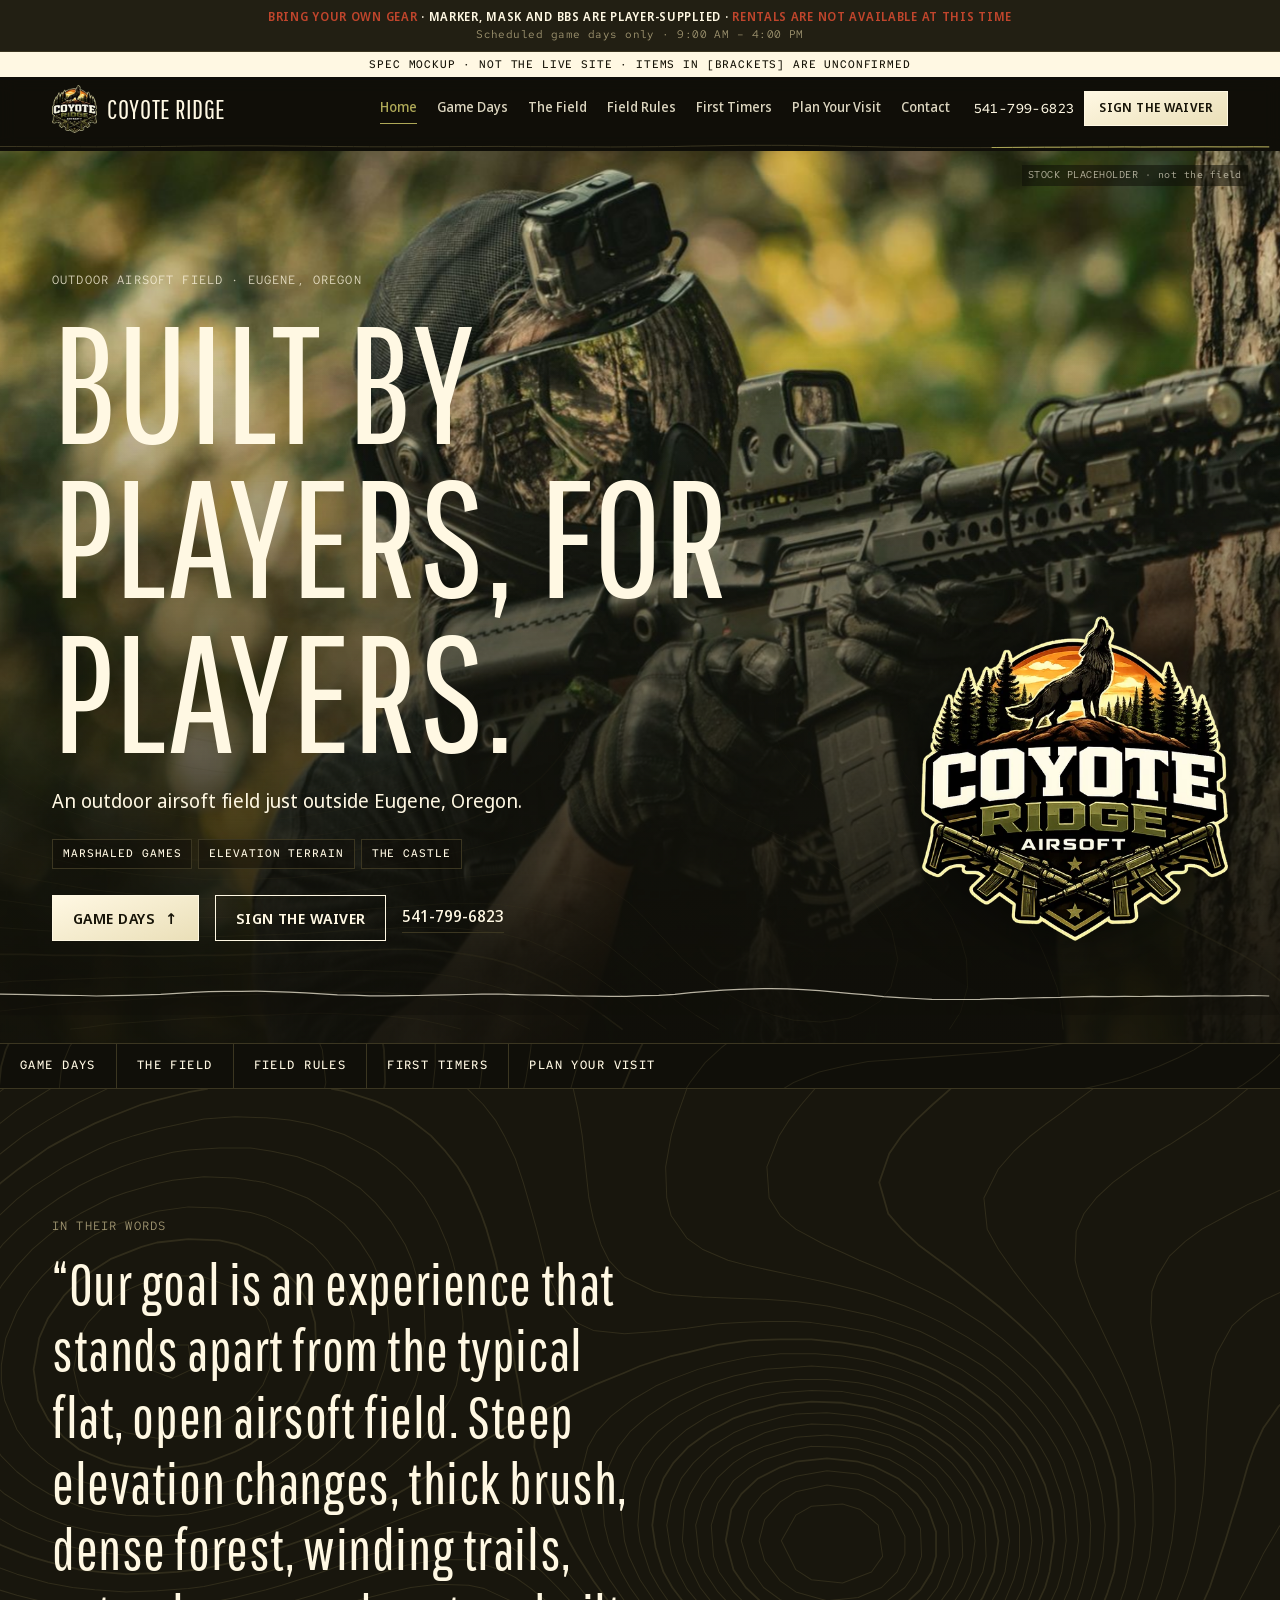
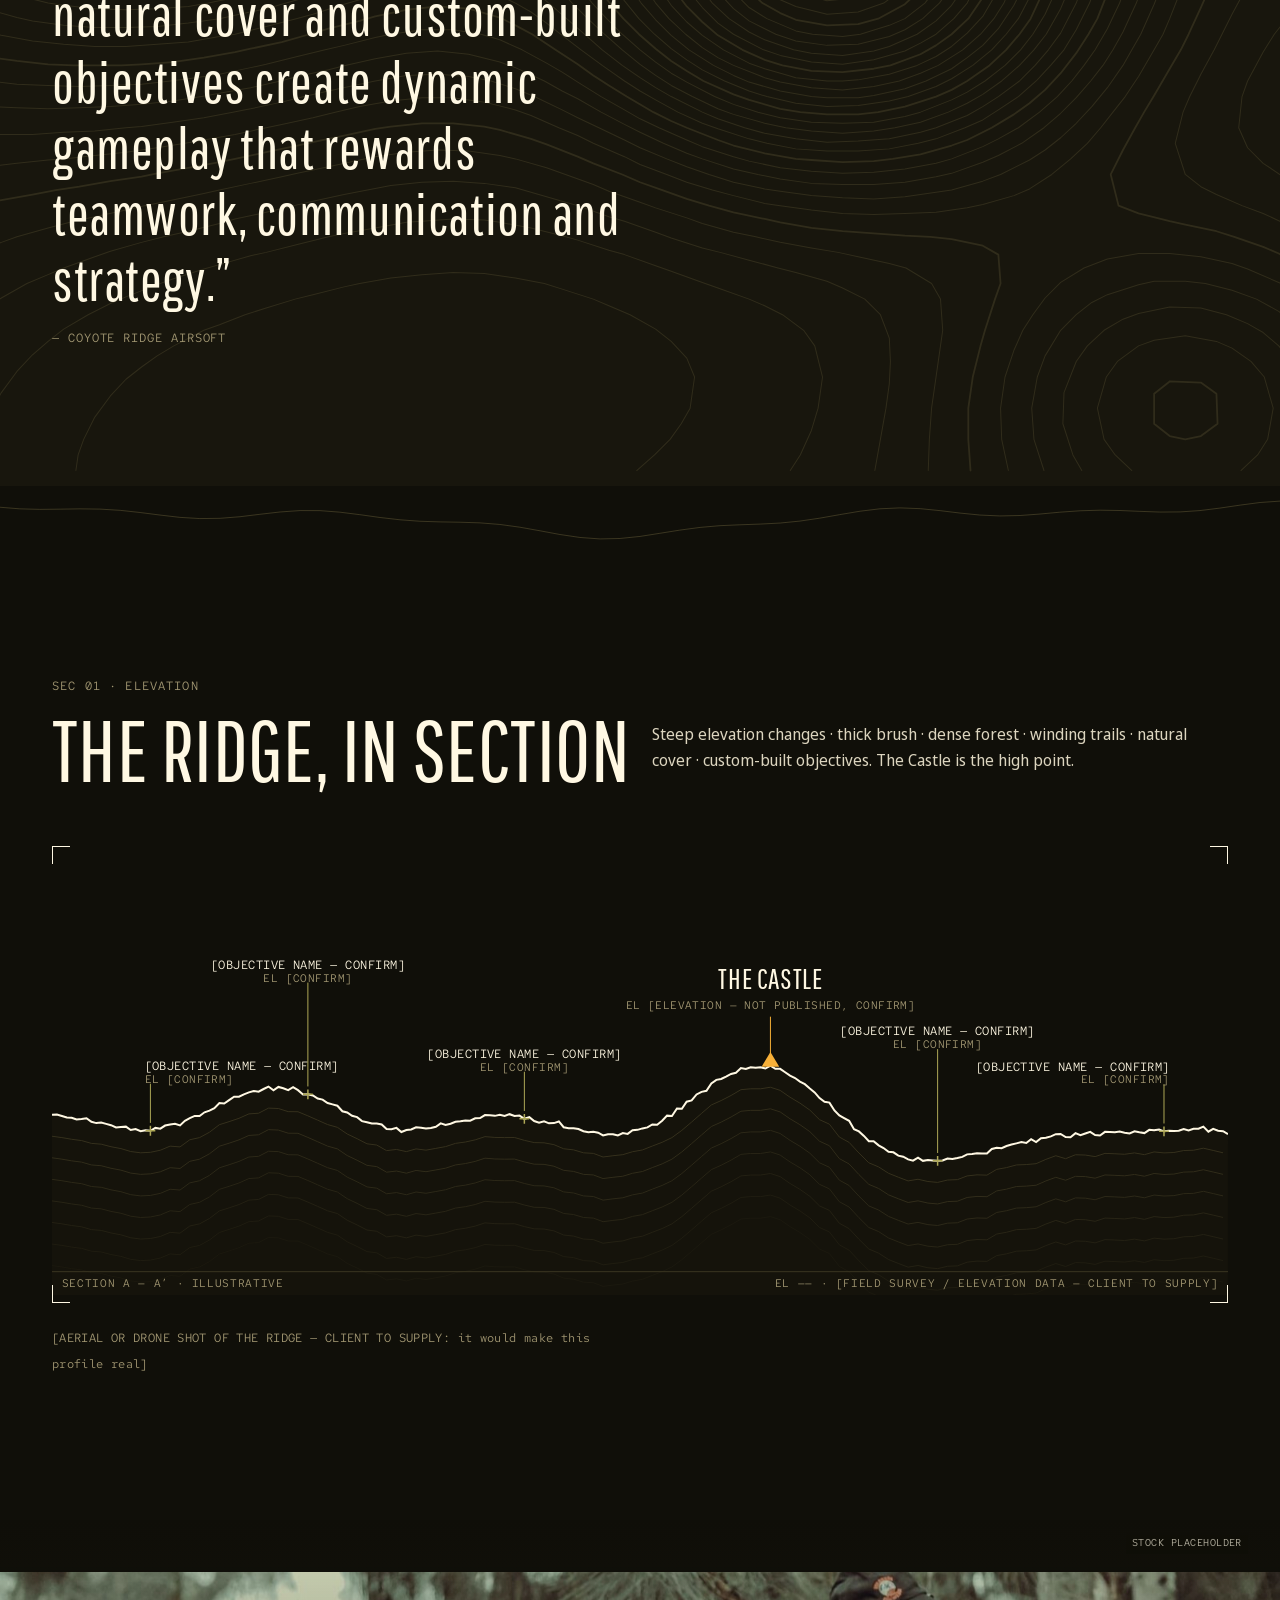
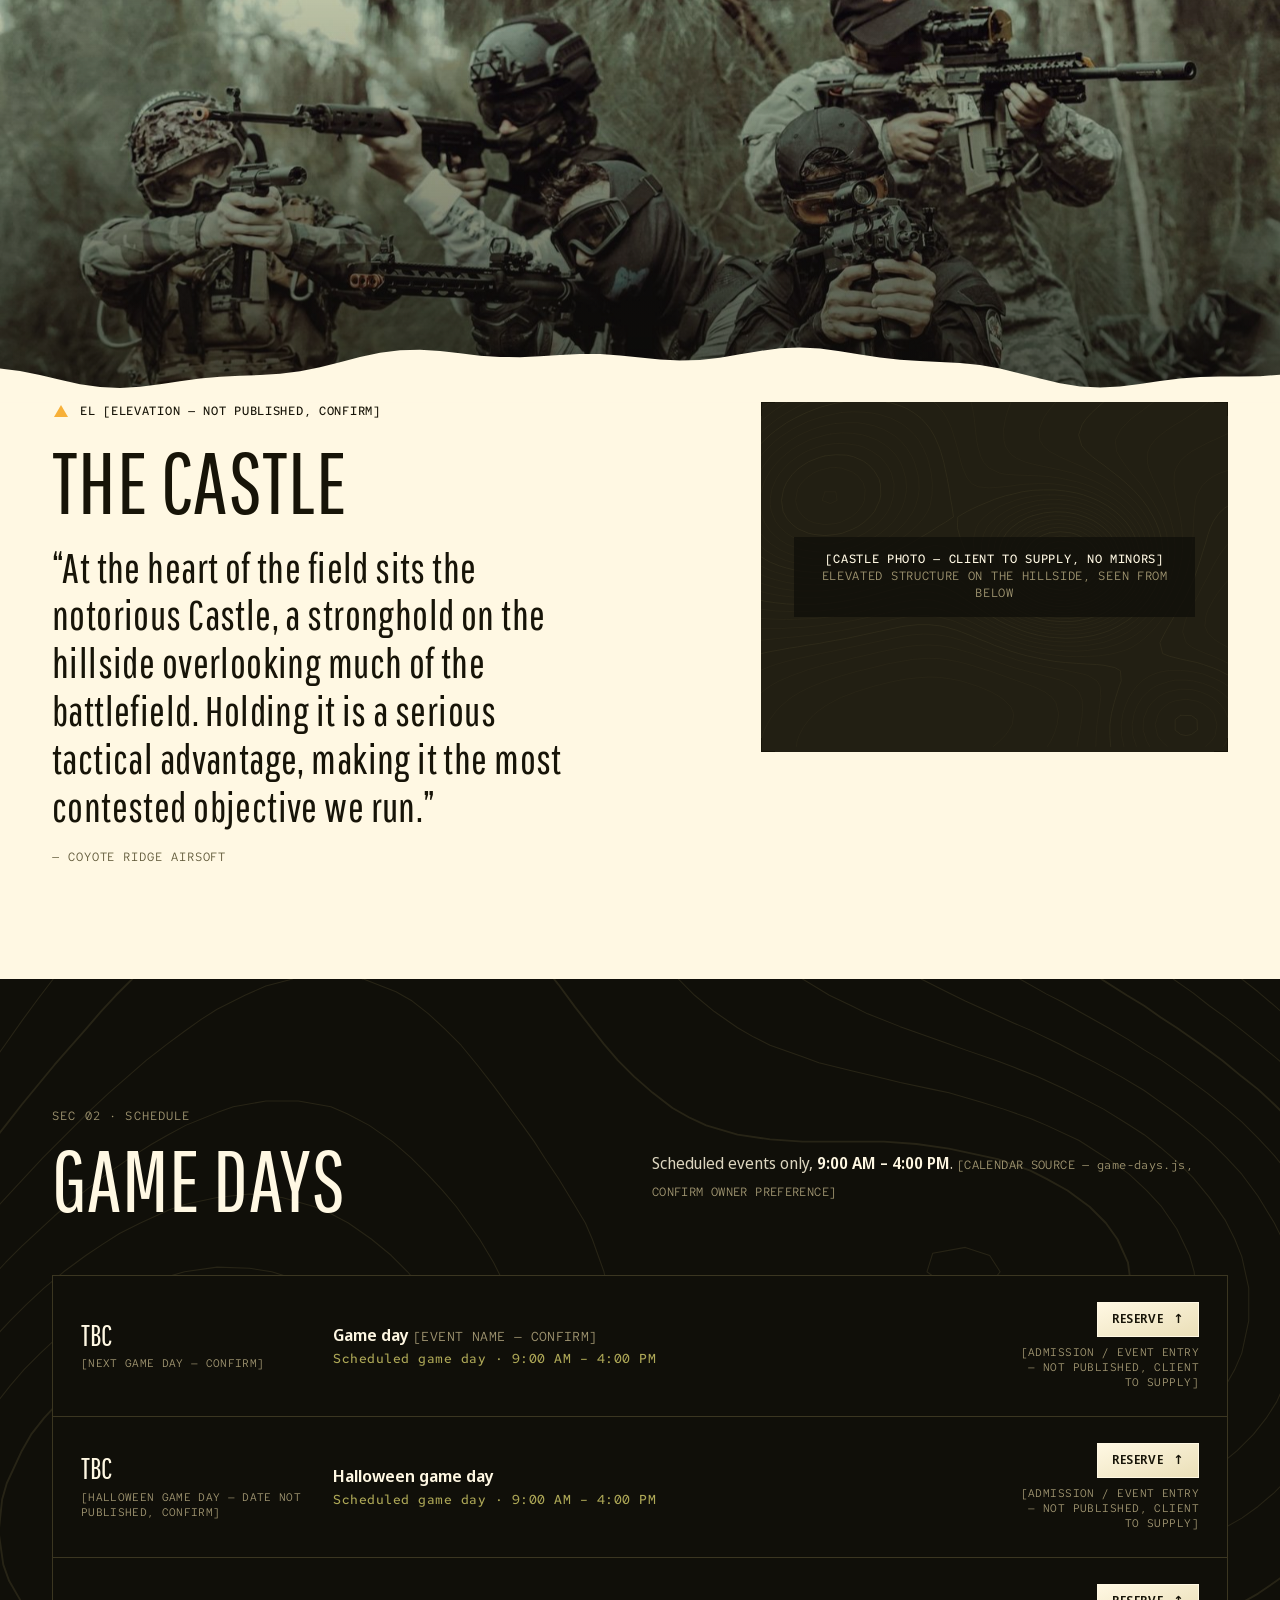
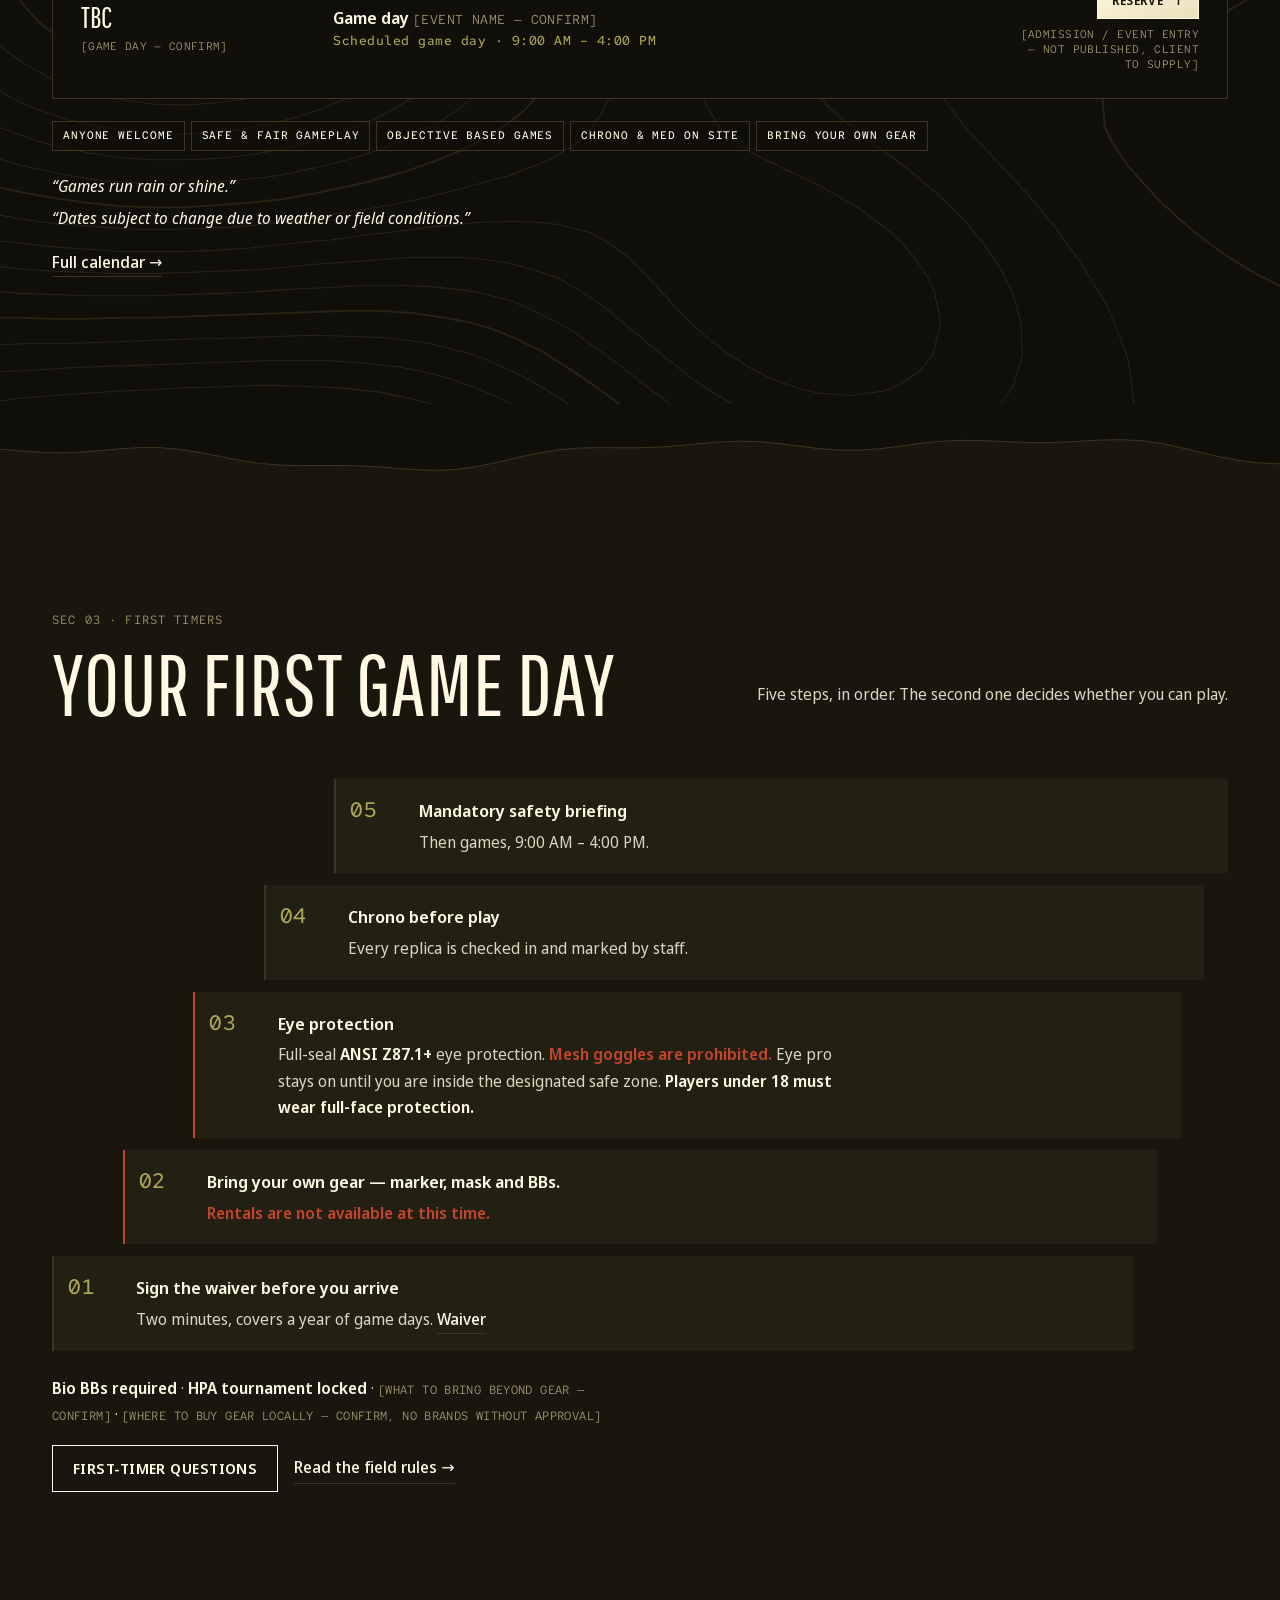
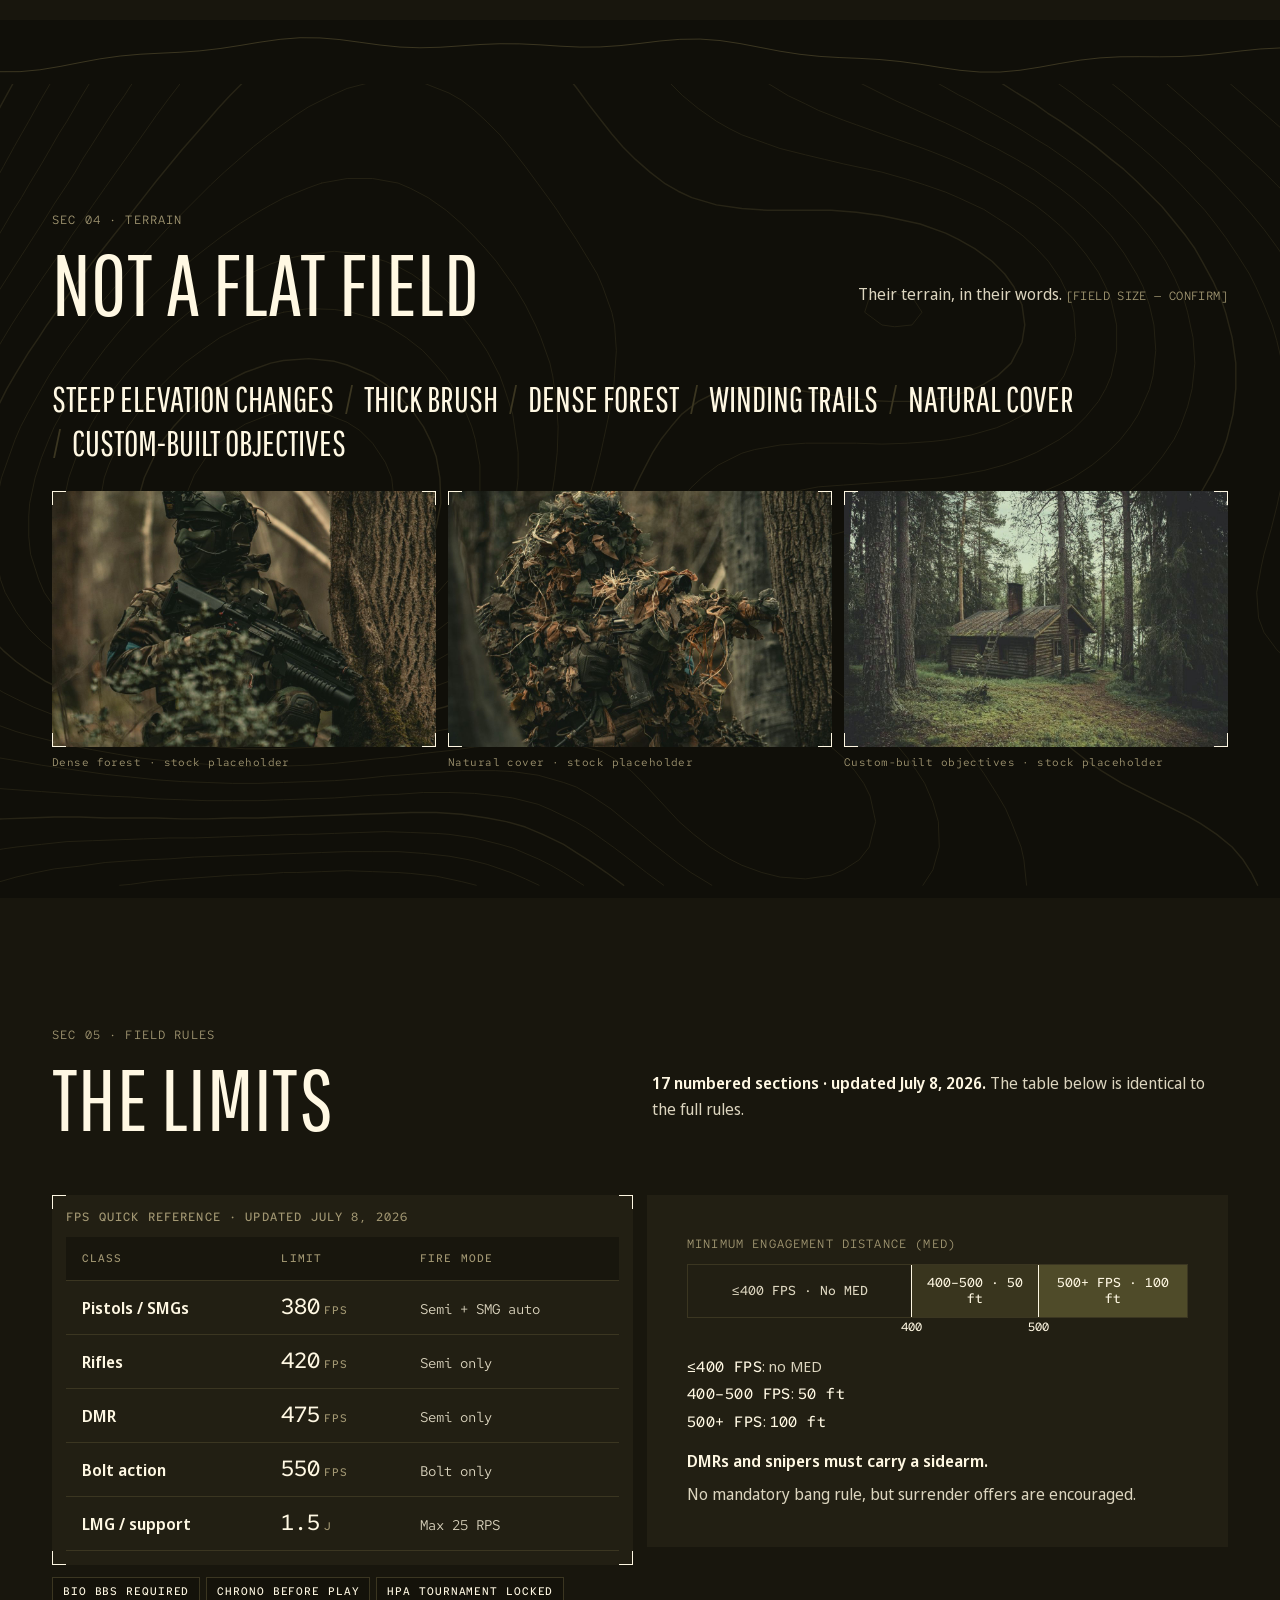
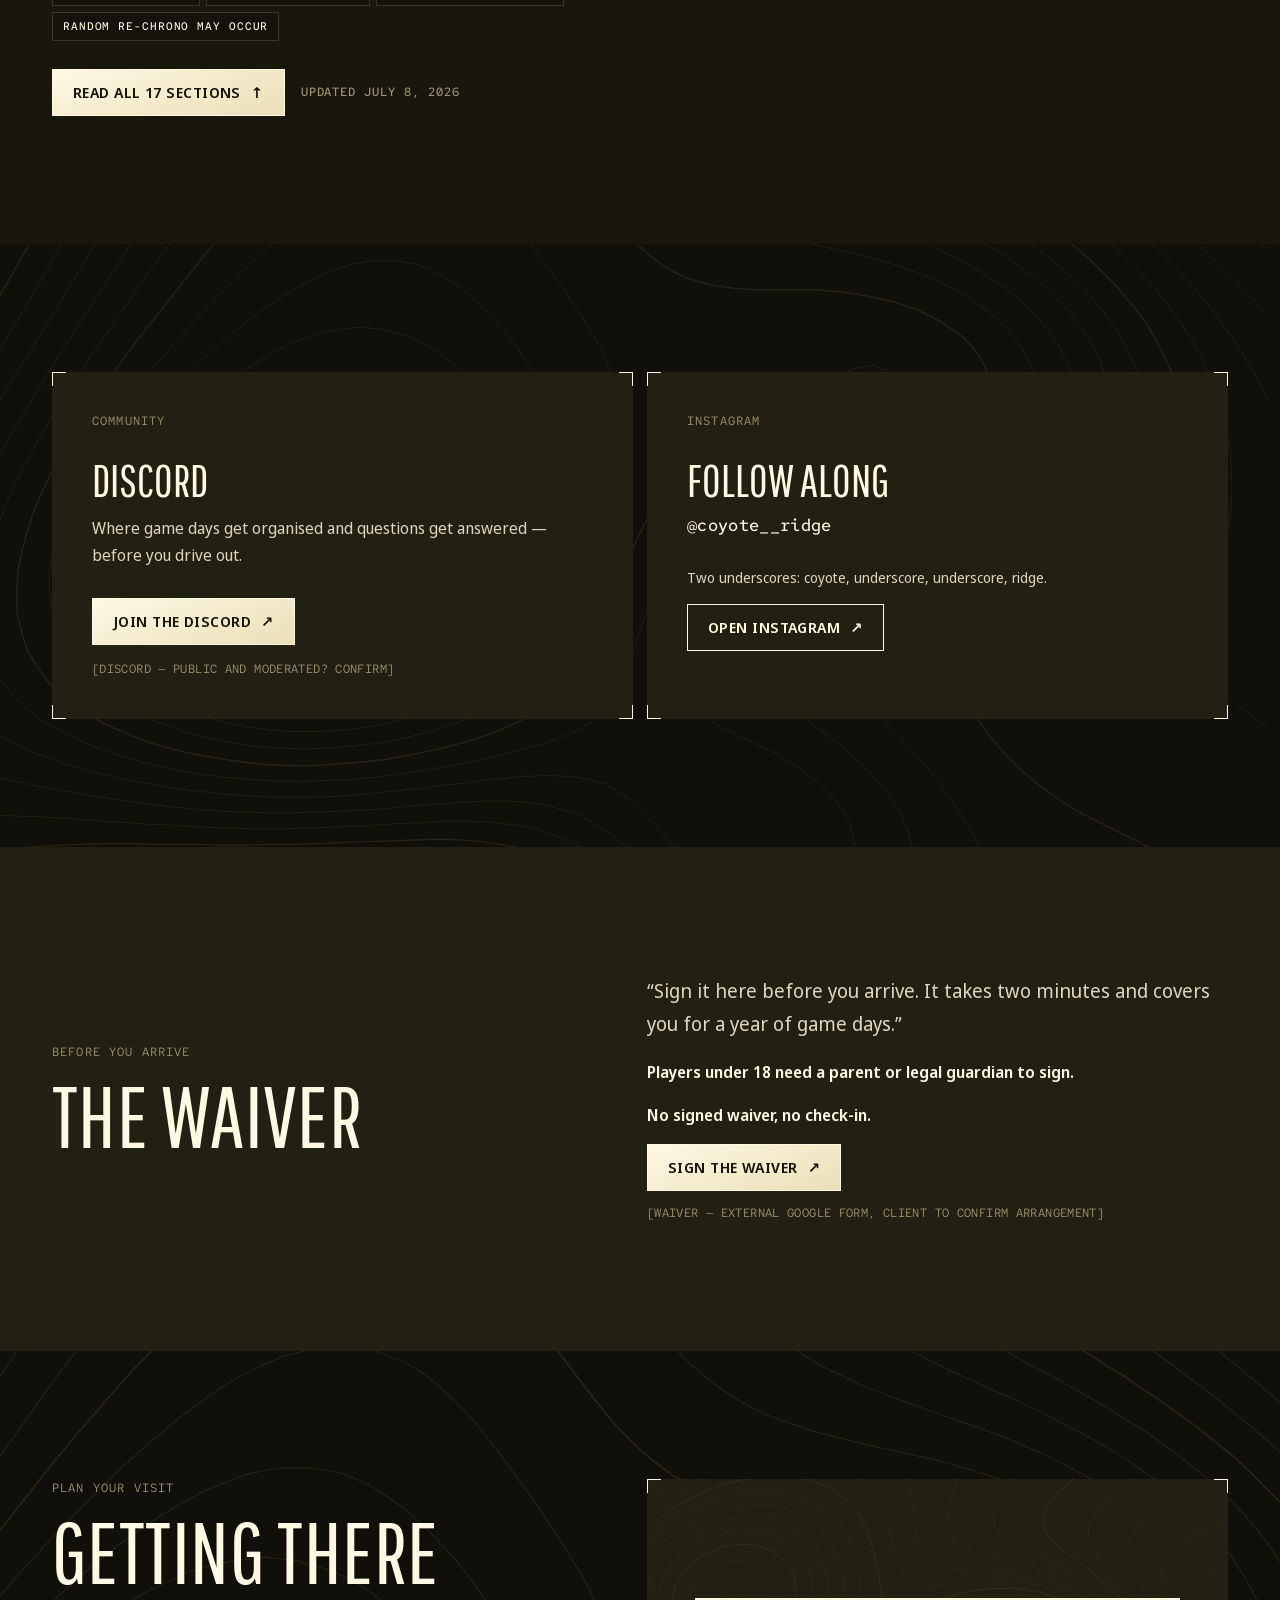
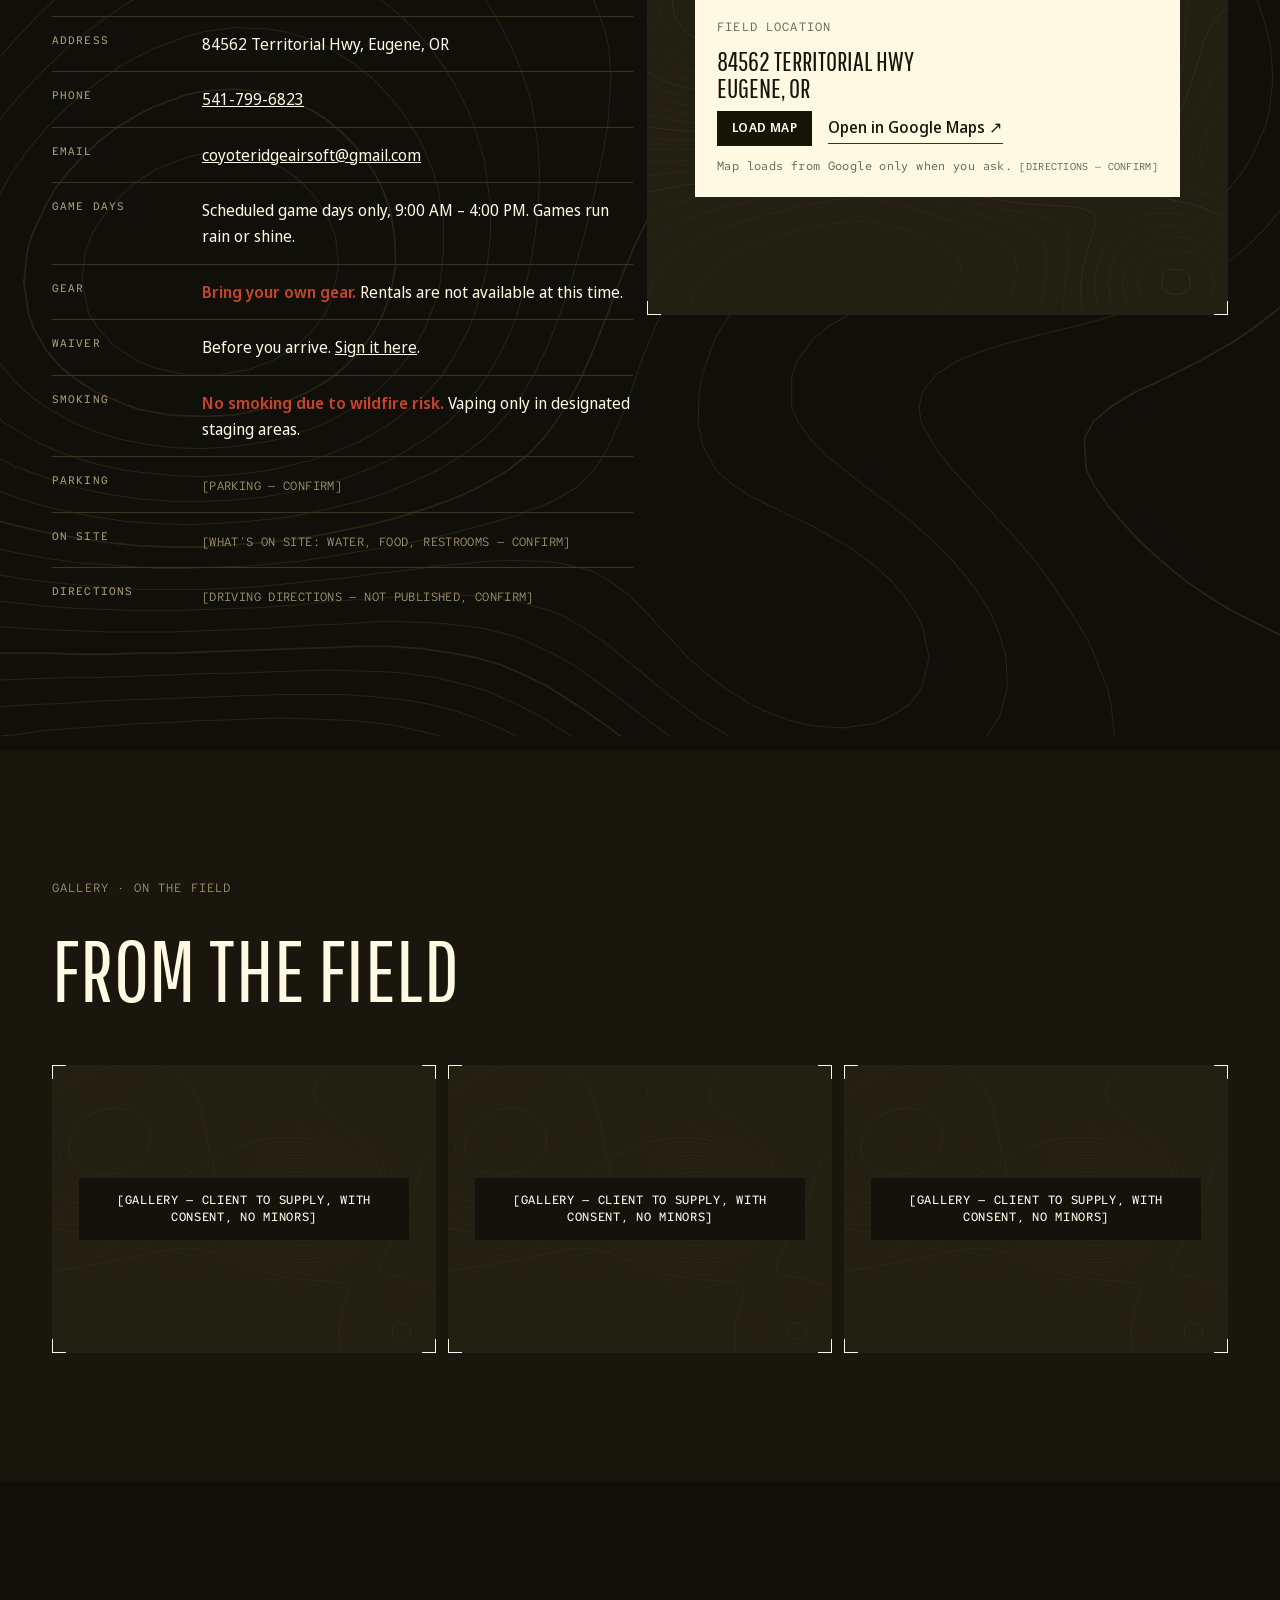
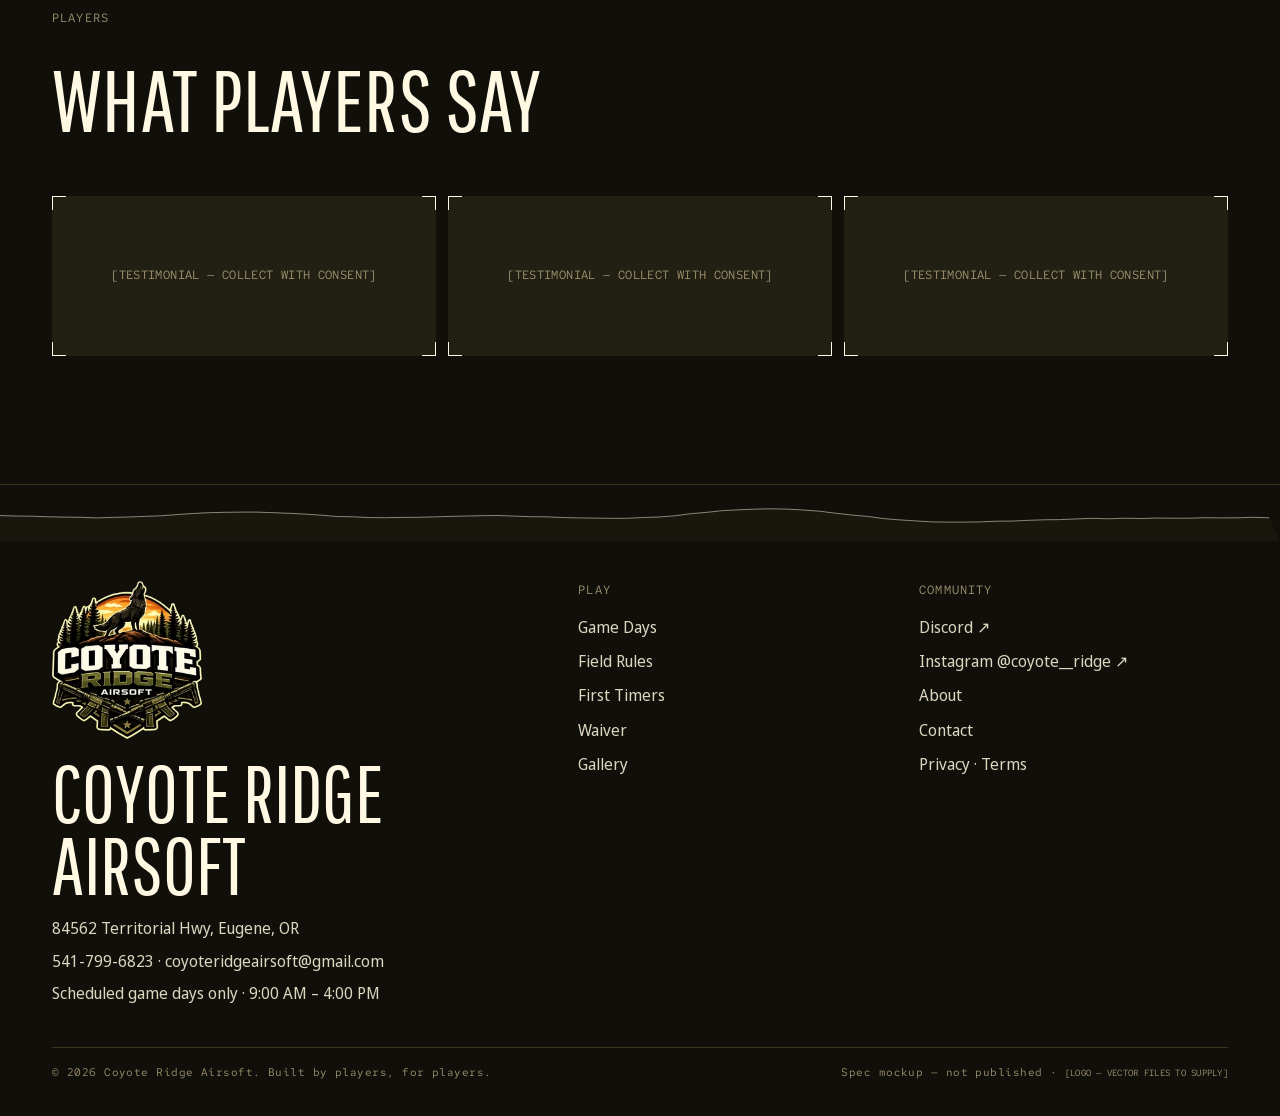
<file: index.html>
<!doctype html>
<html lang="en-US">
<head>
<meta charset="utf-8">
<meta name="viewport" content="width=device-width, initial-scale=1, viewport-fit=cover">
<title>Coyote Ridge Airsoft — Outdoor Airsoft Field in Eugene, Oregon</title>
<meta name="description" content="Outdoor airsoft field just outside Eugene, Oregon. Steep elevation, dense forest and the Castle. Scheduled game days 9:00 AM – 4:00 PM. Bring your own gear.">
<meta name="robots" content="noindex, nofollow">
<meta property="og:type" content="website">
<meta property="og:site_name" content="Coyote Ridge Airsoft">
<meta property="og:title" content="Coyote Ridge Airsoft — Outdoor Airsoft Field in Eugene, Oregon">
<meta property="og:description" content="Outdoor airsoft field just outside Eugene, Oregon. Steep elevation, dense forest and the Castle. Scheduled game days 9:00 AM – 4:00 PM. Bring your own gear.">
<meta property="og:image" content="https://coyoteridgeairsoft.com/images/og-card.jpg">
<meta property="og:image:width" content="1200">
<meta property="og:image:height" content="630">
<meta property="og:image:alt" content="Coyote Ridge Airsoft logo over an airsoft player in woodland, Eugene, Oregon">
<meta name="twitter:card" content="summary_large_image">
<meta name="twitter:title" content="Coyote Ridge Airsoft — Outdoor Airsoft Field in Eugene, Oregon">
<meta name="twitter:description" content="Outdoor airsoft field just outside Eugene, Oregon. Steep elevation, dense forest and the Castle. Scheduled game days 9:00 AM – 4:00 PM. Bring your own gear.">
<meta name="twitter:image" content="https://coyoteridgeairsoft.com/images/og-card.jpg">
<meta name="theme-color" content="#100F09">
<link rel="icon" href="favicon.svg" type="image/svg+xml">
<link rel="preconnect" href="https://fonts.googleapis.com">
<link rel="preconnect" href="https://fonts.gstatic.com" crossorigin>
<link href="https://fonts.googleapis.com/css2?family=Noto+Sans+Display:wght@400;500;600;700&amp;family=Pathway+Gothic+One&amp;family=Red+Hat+Mono:wght@400;500&amp;display=swap" rel="stylesheet">
<link rel="stylesheet" href="styles.css">
<script>document.documentElement.classList.add('js')</script>
</head>
<body>
<div class="gearstrip" role="note" aria-label="Gear requirement">
  <p><span class="flag">BRING YOUR OWN GEAR</span> · MARKER, MASK AND BBs ARE PLAYER-SUPPLIED · <span class="flag">RENTALS ARE NOT AVAILABLE AT THIS TIME</span>
  <small>Scheduled game days only · 9:00 AM – 4:00 PM</small></p>
</div>
<a class="skip" href="#main">Skip to content</a>
<div class="mock">Spec mockup · not the live site · items in [brackets] are unconfirmed</div>
<header class="site-head">
  <div class="wrap site-head__in">
    <a class="brand" href="index.html" aria-label="Coyote Ridge Airsoft — home"><img class="brand__logo" src="assets/logo-120.webp" srcset="assets/logo-120.webp 1x, assets/logo-240.webp 2x" width="120" height="127" alt="Coyote Ridge Airsoft logo"><span class="brand__name">Coyote Ridge</span></a>
    <nav class="nav" aria-label="Main"><a href="index.html" aria-current="page">Home</a><a href="game-days.html">Game Days</a><a href="the-field.html">The Field</a><a href="field-rules.html">Field Rules</a><a href="first-timers.html">First Timers</a><a href="plan-your-visit.html">Plan Your Visit</a><a href="contact.html">Contact</a></nav>
    <div class="head-actions">
      <a class="tel" href="tel:+15417996823">541-799-6823</a>
      <a class="btn btn--sm" href="waiver.html">Sign the Waiver</a>
      <button class="menu-btn" type="button" data-drawer-open aria-controls="drawer" aria-expanded="false">Menu</button>
    </div>
  </div>
  <svg class="head-strip" viewBox="0 0 1000 10" preserveAspectRatio="none" aria-hidden="true" focusable="false"><path class="line" d="M0.0 5.5 L12.6 5.5 L25.1 5.6 L37.7 5.7 L50.2 5.7 L62.8 5.8 L75.3 5.9 L87.9 5.8 L100.4 5.7 L113.0 5.6 L125.5 5.5 L138.1 5.3 L150.6 5.1 L163.2 4.9 L175.7 4.9 L188.3 4.8 L200.8 4.8 L213.4 4.9 L225.9 5.1 L238.5 5.2 L251.0 5.4 L263.6 5.6 L276.2 5.7 L288.7 5.8 L301.3 5.8 L313.8 5.8 L326.4 5.8 L338.9 5.7 L351.5 5.6 L364.0 5.5 L376.6 5.5 L389.1 5.4 L401.7 5.6 L414.2 5.7 L426.8 5.7 L439.3 5.8 L451.9 5.9 L464.4 5.9 L477.0 6.0 L489.5 5.9 L502.1 5.8 L514.6 5.7 L527.2 5.5 L539.7 5.1 L552.3 4.9 L564.9 4.6 L577.4 4.4 L590.0 4.3 L602.5 4.3 L615.1 4.3 L627.6 4.5 L640.2 4.7 L652.7 5.0 L665.3 5.4 L677.8 5.6 L690.4 6.0 L702.9 6.2 L715.5 6.4 L728.0 6.6 L740.6 6.6 L753.1 6.6 L765.7 6.6 L778.2 6.5 L790.8 6.4 L803.3 6.3 L815.9 6.2 L828.5 6.2 L841.0 6.1 L853.6 6.0 L866.1 6.0 L878.7 5.9 L891.2 6.0 L903.8 5.9 L916.3 5.9 L928.9 5.9 L941.4 5.8 L954.0 5.9 L966.5 5.9 L979.1 5.8 L991.6 5.9"/><path class="done" d="M0.0 5.5 L12.6 5.5 L25.1 5.6 L37.7 5.7 L50.2 5.7 L62.8 5.8 L75.3 5.9 L87.9 5.8 L100.4 5.7 L113.0 5.6 L125.5 5.5 L138.1 5.3 L150.6 5.1 L163.2 4.9 L175.7 4.9 L188.3 4.8 L200.8 4.8 L213.4 4.9 L225.9 5.1 L238.5 5.2 L251.0 5.4 L263.6 5.6 L276.2 5.7 L288.7 5.8 L301.3 5.8 L313.8 5.8 L326.4 5.8 L338.9 5.7 L351.5 5.6 L364.0 5.5 L376.6 5.5 L389.1 5.4 L401.7 5.6 L414.2 5.7 L426.8 5.7 L439.3 5.8 L451.9 5.9 L464.4 5.9 L477.0 6.0 L489.5 5.9 L502.1 5.8 L514.6 5.7 L527.2 5.5 L539.7 5.1 L552.3 4.9 L564.9 4.6 L577.4 4.4 L590.0 4.3 L602.5 4.3 L615.1 4.3 L627.6 4.5 L640.2 4.7 L652.7 5.0 L665.3 5.4 L677.8 5.6 L690.4 6.0 L702.9 6.2 L715.5 6.4 L728.0 6.6 L740.6 6.6 L753.1 6.6 L765.7 6.6 L778.2 6.5 L790.8 6.4 L803.3 6.3 L815.9 6.2 L828.5 6.2 L841.0 6.1 L853.6 6.0 L866.1 6.0 L878.7 5.9 L891.2 6.0 L903.8 5.9 L916.3 5.9 L928.9 5.9 L941.4 5.8 L954.0 5.9 L966.5 5.9 L979.1 5.8 L991.6 5.9" pathLength="1" style="stroke-dasharray:1;stroke-dashoffset:1"/></svg>
</header>
<div class="drawer" id="drawer" role="dialog" aria-modal="true" aria-label="Menu">
  <button class="menu-btn" type="button" data-drawer-close>Close</button>
  <a href="index.html" aria-current="page">Home</a><a href="game-days.html">Game Days</a><a href="the-field.html">The Field</a><a href="field-rules.html">Field Rules</a><a href="first-timers.html">First Timers</a><a href="plan-your-visit.html">Plan Your Visit</a><a href="contact.html">Contact</a>
  <div class="drawer__foot">
    <a class="btn" href="waiver.html" style="font-family:var(--sans);font-size:.92rem">Sign the Waiver</a>
    <a class="btn btn--line" href="tel:+15417996823" style="font-family:var(--sans);font-size:.92rem">Call 541-799-6823</a>
  </div>
</div>
<div class="climbmeter" aria-hidden="true"><svg viewBox="0 0 28 400" preserveAspectRatio="xMidYMid meet"><path class="ln" d="M15.1 400.0 L14.9 395.0 L14.8 390.0 L14.6 384.9 L14.4 379.9 L14.3 374.9 L14.1 369.9 L14.3 364.8 L14.5 359.8 L14.7 354.8 L15.0 349.8 L15.5 344.8 L16.0 339.8 L16.3 334.7 L16.5 329.7 L16.6 324.7 L16.6 319.7 L16.3 314.6 L16.1 309.6 L15.7 304.6 L15.2 299.6 L14.7 294.6 L14.5 289.5 L14.2 284.5 L14.1 279.5 L14.3 274.5 L14.3 269.4 L14.5 264.4 L14.7 259.4 L14.9 254.4 L15.0 249.4 L15.1 244.4 L14.8 239.3 L14.6 234.3 L14.6 229.3 L14.2 224.3 L14.1 219.2 L14.0 214.2 L13.9 209.2 L13.9 204.2 L14.2 199.2 L14.5 194.2 L15.0 189.1 L15.9 184.1 L16.5 179.1 L17.2 174.0 L17.6 169.0 L17.9 164.0 L18.0 159.0 L17.9 154.0 L17.5 149.0 L17.0 143.9 L16.1 138.9 L15.3 133.9 L14.7 128.9 L13.8 123.8 L13.2 118.8 L12.8 113.8 L12.3 108.8 L12.2 103.8 L12.2 98.8 L12.3 93.7 L12.6 88.7 L12.7 83.7 L13.0 78.7 L13.2 73.6 L13.3 68.6 L13.6 63.6 L13.9 58.6 L13.7 53.6 L13.9 48.5 L13.8 43.5 L14.0 38.5 L13.9 33.5 L13.9 28.4 L14.2 23.4 L14.1 18.4 L14.1 13.4 L14.3 8.4 L14.1 3.4"/><circle class="pt" cx="14.3" cy="376.6" r="3.2"/><circle class="pt" cx="16.8" cy="326.4" r="3.2"/><circle class="pt" cx="14.3" cy="276.2" r="3.2"/><circle class="pt" cx="14.3" cy="226.0" r="3.2"/><circle class="pt" cx="17.0" cy="175.7" r="3.2"/><circle class="pt" cx="14.0" cy="125.5" r="3.2"/><circle class="pt" cx="13.1" cy="75.3" r="3.2"/><circle class="pt" cx="14.1" cy="25.1" r="3.2"/><circle class="me" r="4.5" cx="14" cy="400"/></svg></div>
<main id="main">

<section class="hero" data-climb aria-label="Introduction">
  <div class="hero__img"><img data-parallax src="images/hero-player.jpg" srcset="images/hero-player-960.jpg 960w, images/hero-player.jpg 1920w" sizes="100vw" width="1920" height="1080" alt="An airsoft player in a full-seal goggle mask aiming a replica rifle from behind a tree in sunlit woodland." fetchpriority="high"></div>
  <span class="imgcap">STOCK PLACEHOLDER · not the field</span>
  <div class="hero__copy">
    <div class="wrap hero__grid">
      <img class="hero__logo" src="assets/logo-480.webp" srcset="assets/logo-240.webp 240w, assets/logo-480.webp 480w" sizes="(min-width:900px) 330px, 190px" width="480" height="508" alt="Coyote Ridge Airsoft logo: a coyote howling on a ridge above pines">
      <div>
      <span class="ref">Outdoor airsoft field · Eugene, Oregon</span>
      <h1>Built by players, for players.</h1>
      <p class="lede">An outdoor airsoft field just outside Eugene, Oregon.</p>
      <ul class="chips"><li>Marshaled games</li><li>Elevation terrain</li><li>The Castle</li></ul>
      <div class="cta-row">
        <a class="btn" href="game-days.html">Game Days <span class="arr">↑</span></a>
        <a class="btn btn--line" href="waiver.html">Sign the Waiver</a>
        <a class="textlink" href="tel:+15417996823">541-799-6823</a>
      </div>
      </div>
    </div>
    <svg class="hero__strip" viewBox="0 0 1000 46" preserveAspectRatio="none" aria-hidden="true" focusable="false"><path class="fill" d="M0.0 25.1 L12.6 25.4 L25.1 25.6 L37.7 26.1 L50.2 26.3 L62.8 26.5 L75.3 27.0 L87.9 26.6 L100.4 26.3 L113.0 25.8 L125.5 25.3 L138.1 24.3 L150.6 23.4 L163.2 22.7 L175.7 22.4 L188.3 22.3 L200.8 22.2 L213.4 22.7 L225.9 23.2 L238.5 23.9 L251.0 24.8 L263.6 25.9 L276.2 26.1 L288.7 26.8 L301.3 26.9 L313.8 26.6 L326.4 26.5 L338.9 26.2 L351.5 25.8 L364.0 25.5 L376.6 25.2 L389.1 25.0 L401.7 25.6 L414.2 26.0 L426.8 26.1 L439.3 26.7 L451.9 27.0 L464.4 27.2 L477.0 27.4 L489.5 27.3 L502.1 26.7 L514.6 26.3 L527.2 25.3 L539.7 23.6 L552.3 22.4 L564.9 21.1 L577.4 20.4 L590.0 19.8 L602.5 19.6 L615.1 19.8 L627.6 20.6 L640.2 21.6 L652.7 23.2 L665.3 24.6 L677.8 25.8 L690.4 27.6 L702.9 28.7 L715.5 29.5 L728.0 30.3 L740.6 30.5 L753.1 30.5 L765.7 30.3 L778.2 29.7 L790.8 29.6 L803.3 29.0 L815.9 28.6 L828.5 28.4 L841.0 27.8 L853.6 27.4 L866.1 27.7 L878.7 27.3 L891.2 27.5 L903.8 27.1 L916.3 27.3 L928.9 27.2 L941.4 26.8 L954.0 27.0 L966.5 26.9 L979.1 26.5 L991.6 27.0 L1000 46 L0 46Z"/><path class="line" d="M0.0 25.1 L12.6 25.4 L25.1 25.6 L37.7 26.1 L50.2 26.3 L62.8 26.5 L75.3 27.0 L87.9 26.6 L100.4 26.3 L113.0 25.8 L125.5 25.3 L138.1 24.3 L150.6 23.4 L163.2 22.7 L175.7 22.4 L188.3 22.3 L200.8 22.2 L213.4 22.7 L225.9 23.2 L238.5 23.9 L251.0 24.8 L263.6 25.9 L276.2 26.1 L288.7 26.8 L301.3 26.9 L313.8 26.6 L326.4 26.5 L338.9 26.2 L351.5 25.8 L364.0 25.5 L376.6 25.2 L389.1 25.0 L401.7 25.6 L414.2 26.0 L426.8 26.1 L439.3 26.7 L451.9 27.0 L464.4 27.2 L477.0 27.4 L489.5 27.3 L502.1 26.7 L514.6 26.3 L527.2 25.3 L539.7 23.6 L552.3 22.4 L564.9 21.1 L577.4 20.4 L590.0 19.8 L602.5 19.6 L615.1 19.8 L627.6 20.6 L640.2 21.6 L652.7 23.2 L665.3 24.6 L677.8 25.8 L690.4 27.6 L702.9 28.7 L715.5 29.5 L728.0 30.3 L740.6 30.5 L753.1 30.5 L765.7 30.3 L778.2 29.7 L790.8 29.6 L803.3 29.0 L815.9 28.6 L828.5 28.4 L841.0 27.8 L853.6 27.4 L866.1 27.7 L878.7 27.3 L891.2 27.5 L903.8 27.1 L916.3 27.3 L928.9 27.2 L941.4 26.8 L954.0 27.0 L966.5 26.9 L979.1 26.5 L991.6 27.0"/></svg>
  </div>
</section>

<nav class="subnav" aria-label="Sections"><ul class="wrap">
  <li><a href="#game-days">Game Days</a></li><li><a href="#the-field">The Field</a></li><li><a href="#field-rules">Field Rules</a></li><li><a href="#first-timers">First Timers</a></li><li><a href="#plan-your-visit">Plan Your Visit</a></li>
</ul></nav>

<section class="section section--band topo-tight" data-climb>
  <div class="wrap rise">
    <span class="ref">In their words</span>
    <blockquote style="margin:0"><p class="quote quote--xl">“Our goal is an experience that stands apart from the typical flat, open airsoft field. Steep elevation changes, thick brush, dense forest, winding trails, natural cover and custom-built objectives create dynamic gameplay that rewards teamwork, communication and strategy.”</p></blockquote>
    <p class="attr">— Coyote Ridge Airsoft</p>
  </div>
</section>
<svg class="ridge" viewBox="0 0 1000 100" preserveAspectRatio="none" aria-hidden="true" focusable="false"><path d="M0 100 L0.0 33.2 L15.6 35.7 L31.2 36.5 L46.9 36.2 L62.5 35.7 L78.1 36.1 L93.8 38.0 L109.4 41.4 L125.0 45.4 L140.6 49.0 L156.2 50.9 L171.9 50.5 L187.5 48.0 L203.1 44.2 L218.8 40.6 L234.4 38.4 L250.0 38.5 L265.6 40.9 L281.2 44.8 L296.9 49.2 L312.5 52.8 L328.1 55.1 L343.8 56.1 L359.4 56.6 L375.0 57.6 L390.6 60.1 L406.2 64.4 L421.9 70.0 L437.5 75.8 L453.1 80.4 L468.8 82.7 L484.4 82.0 L500.0 78.8 L515.6 73.9 L531.2 68.9 L546.9 64.7 L562.5 62.0 L578.1 60.6 L593.8 59.5 L609.4 57.9 L625.0 54.8 L640.6 50.2 L656.2 44.7 L671.9 39.4 L687.5 35.6 L703.1 34.2 L718.8 35.4 L734.4 38.5 L750.0 42.3 L765.6 45.4 L781.2 46.8 L796.9 46.1 L812.5 43.8 L828.1 40.9 L843.8 38.7 L859.4 37.8 L875.0 38.3 L890.6 39.6 L906.2 40.7 L921.9 40.5 L937.5 38.4 L953.1 34.5 L968.8 29.9 L984.4 25.8 L1000.0 23.6 L1000 100Z" fill="#100F09"/><path class="line" d="M0.0 33.2 L15.6 35.7 L31.2 36.5 L46.9 36.2 L62.5 35.7 L78.1 36.1 L93.8 38.0 L109.4 41.4 L125.0 45.4 L140.6 49.0 L156.2 50.9 L171.9 50.5 L187.5 48.0 L203.1 44.2 L218.8 40.6 L234.4 38.4 L250.0 38.5 L265.6 40.9 L281.2 44.8 L296.9 49.2 L312.5 52.8 L328.1 55.1 L343.8 56.1 L359.4 56.6 L375.0 57.6 L390.6 60.1 L406.2 64.4 L421.9 70.0 L437.5 75.8 L453.1 80.4 L468.8 82.7 L484.4 82.0 L500.0 78.8 L515.6 73.9 L531.2 68.9 L546.9 64.7 L562.5 62.0 L578.1 60.6 L593.8 59.5 L609.4 57.9 L625.0 54.8 L640.6 50.2 L656.2 44.7 L671.9 39.4 L687.5 35.6 L703.1 34.2 L718.8 35.4 L734.4 38.5 L750.0 42.3 L765.6 45.4 L781.2 46.8 L796.9 46.1 L812.5 43.8 L828.1 40.9 L843.8 38.7 L859.4 37.8 L875.0 38.3 L890.6 39.6 L906.2 40.7 L921.9 40.5 L937.5 38.4 L953.1 34.5 L968.8 29.9 L984.4 25.8 L1000.0 23.6"/></svg>

<section class="section" id="the-field" data-climb>
  <div class="wrap">
    <div class="head head--split">
      <div><span class="ref">SEC 01 · Elevation</span><h2>The ridge, in section</h2></div>
      <p>Steep elevation changes · thick brush · dense forest · winding trails · natural cover · custom-built objectives. The Castle is the high point.</p>
    </div>
    <div class="profile brk" style="--bl:18px">
  <div class="profile__scroll">
  <svg viewBox="0 0 1200 440" role="img" aria-labelledby="prof-cap">
    <title id="prof-cap">Cross-section of the ridge (illustrative). The Castle is the high point. Objective names and elevations are not yet published.</title>
    <defs><clipPath id="below"><path d="M0.0 255.8 L5.0 255.7 L10.1 257.2 L15.1 258.7 L20.0 258.9 L25.1 260.7 L30.1 260.2 L35.2 259.4 L40.2 263.1 L45.2 264.4 L50.2 263.9 L55.2 265.2 L60.2 266.5 L65.3 268.9 L70.3 268.4 L75.4 268.0 L80.3 271.4 L85.3 270.5 L90.4 272.7 L95.4 271.7 L100.4 272.2 L105.5 269.3 L110.5 270.1 L115.4 266.9 L120.5 265.9 L125.5 265.0 L130.6 266.7 L135.6 262.0 L140.6 259.4 L145.6 257.1 L150.6 257.2 L155.6 253.4 L160.7 251.7 L165.7 249.1 L170.8 244.0 L175.7 244.4 L180.7 240.9 L185.8 237.4 L190.8 237.5 L195.8 235.0 L200.9 233.0 L205.8 231.7 L210.8 232.3 L215.9 229.6 L220.9 227.1 L226.0 231.0 L231.0 227.5 L236.0 228.9 L241.0 230.7 L246.0 227.8 L251.0 230.8 L256.1 235.1 L261.1 235.0 L266.2 236.2 L271.1 239.4 L276.1 240.4 L281.2 243.9 L286.2 245.3 L291.2 246.7 L296.3 252.3 L301.2 253.5 L306.2 256.9 L311.3 258.3 L316.3 262.4 L321.4 263.5 L326.4 264.8 L331.4 264.8 L336.4 265.8 L341.4 270.5 L346.4 270.7 L351.5 269.3 L356.5 273.5 L361.6 271.5 L366.5 270.9 L371.5 268.7 L376.6 269.1 L381.6 270.0 L386.6 269.3 L391.7 268.2 L396.6 264.7 L401.6 266.4 L406.7 265.1 L411.7 263.1 L416.8 262.6 L421.8 261.7 L426.7 262.0 L431.8 259.5 L436.8 259.3 L441.8 256.2 L446.9 256.4 L451.9 257.0 L457.0 255.8 L461.9 257.2 L466.9 255.3 L472.0 257.1 L477.0 256.7 L482.0 260.0 L487.1 258.4 L492.0 262.3 L497.0 263.9 L502.1 262.5 L507.1 264.6 L512.2 264.4 L517.2 262.7 L522.1 268.6 L527.2 269.6 L532.2 269.7 L537.2 270.5 L542.3 272.7 L547.3 273.7 L552.4 273.3 L557.3 274.2 L562.3 277.0 L567.4 275.8 L572.4 275.7 L577.4 277.0 L582.5 274.6 L587.4 275.4 L592.4 271.6 L597.5 271.3 L602.5 269.8 L607.6 268.8 L612.6 265.8 L617.5 266.0 L622.6 262.0 L627.6 256.8 L632.6 257.2 L637.7 249.5 L642.7 249.8 L647.6 242.6 L652.7 241.3 L657.7 235.2 L662.8 232.5 L667.8 231.4 L672.8 223.9 L677.9 220.3 L682.8 219.4 L687.8 216.9 L692.9 214.2 L697.9 213.1 L703.0 208.3 L708.0 209.2 L712.9 207.4 L718.0 207.9 L723.0 207.4 L728.0 208.7 L733.1 205.8 L738.1 209.0 L743.0 209.0 L748.1 212.5 L753.1 216.0 L758.2 218.4 L763.2 222.0 L768.2 224.7 L773.3 229.1 L778.2 233.1 L783.2 238.9 L788.3 242.6 L793.3 243.5 L798.4 251.5 L803.4 256.6 L808.3 259.2 L813.4 262.1 L818.4 270.6 L823.4 272.9 L828.5 277.5 L833.5 282.9 L838.4 282.8 L843.5 287.1 L848.5 289.8 L853.6 293.6 L858.6 294.2 L863.6 297.6 L868.6 298.7 L873.6 301.4 L878.6 302.7 L883.7 299.7 L888.7 302.9 L893.8 302.0 L898.8 302.5 L903.7 302.9 L908.8 302.6 L913.8 300.5 L918.8 301.1 L923.9 300.1 L928.9 298.9 L933.8 296.3 L938.9 295.9 L943.9 295.2 L949.0 295.5 L954.0 295.5 L959.0 290.8 L964.0 289.6 L969.0 290.0 L974.0 287.8 L979.1 286.3 L984.1 285.1 L989.2 283.8 L994.2 284.7 L999.1 280.8 L1004.2 283.8 L1009.2 279.8 L1014.2 279.4 L1019.3 278.0 L1024.3 275.7 L1029.2 275.5 L1034.3 278.7 L1039.3 278.8 L1044.4 274.7 L1049.4 276.8 L1054.4 275.0 L1059.4 273.3 L1064.4 276.6 L1069.4 277.0 L1074.5 273.3 L1079.5 273.4 L1084.6 273.7 L1089.5 273.0 L1094.5 274.2 L1099.6 275.0 L1104.6 272.8 L1109.6 273.8 L1114.7 274.6 L1119.7 271.3 L1124.6 271.8 L1129.7 271.0 L1134.7 272.8 L1139.8 272.1 L1144.8 272.4 L1149.8 272.1 L1154.8 270.4 L1159.8 271.8 L1164.8 270.1 L1169.9 270.2 L1174.9 268.0 L1180.0 273.2 L1184.9 270.3 L1189.9 272.2 L1195.0 272.7 L1200.0 275.6 L1200 440 L0 440Z"/></clipPath></defs>
    <path d="M0.0 255.8 L5.0 255.7 L10.1 257.2 L15.1 258.7 L20.0 258.9 L25.1 260.7 L30.1 260.2 L35.2 259.4 L40.2 263.1 L45.2 264.4 L50.2 263.9 L55.2 265.2 L60.2 266.5 L65.3 268.9 L70.3 268.4 L75.4 268.0 L80.3 271.4 L85.3 270.5 L90.4 272.7 L95.4 271.7 L100.4 272.2 L105.5 269.3 L110.5 270.1 L115.4 266.9 L120.5 265.9 L125.5 265.0 L130.6 266.7 L135.6 262.0 L140.6 259.4 L145.6 257.1 L150.6 257.2 L155.6 253.4 L160.7 251.7 L165.7 249.1 L170.8 244.0 L175.7 244.4 L180.7 240.9 L185.8 237.4 L190.8 237.5 L195.8 235.0 L200.9 233.0 L205.8 231.7 L210.8 232.3 L215.9 229.6 L220.9 227.1 L226.0 231.0 L231.0 227.5 L236.0 228.9 L241.0 230.7 L246.0 227.8 L251.0 230.8 L256.1 235.1 L261.1 235.0 L266.2 236.2 L271.1 239.4 L276.1 240.4 L281.2 243.9 L286.2 245.3 L291.2 246.7 L296.3 252.3 L301.2 253.5 L306.2 256.9 L311.3 258.3 L316.3 262.4 L321.4 263.5 L326.4 264.8 L331.4 264.8 L336.4 265.8 L341.4 270.5 L346.4 270.7 L351.5 269.3 L356.5 273.5 L361.6 271.5 L366.5 270.9 L371.5 268.7 L376.6 269.1 L381.6 270.0 L386.6 269.3 L391.7 268.2 L396.6 264.7 L401.6 266.4 L406.7 265.1 L411.7 263.1 L416.8 262.6 L421.8 261.7 L426.7 262.0 L431.8 259.5 L436.8 259.3 L441.8 256.2 L446.9 256.4 L451.9 257.0 L457.0 255.8 L461.9 257.2 L466.9 255.3 L472.0 257.1 L477.0 256.7 L482.0 260.0 L487.1 258.4 L492.0 262.3 L497.0 263.9 L502.1 262.5 L507.1 264.6 L512.2 264.4 L517.2 262.7 L522.1 268.6 L527.2 269.6 L532.2 269.7 L537.2 270.5 L542.3 272.7 L547.3 273.7 L552.4 273.3 L557.3 274.2 L562.3 277.0 L567.4 275.8 L572.4 275.7 L577.4 277.0 L582.5 274.6 L587.4 275.4 L592.4 271.6 L597.5 271.3 L602.5 269.8 L607.6 268.8 L612.6 265.8 L617.5 266.0 L622.6 262.0 L627.6 256.8 L632.6 257.2 L637.7 249.5 L642.7 249.8 L647.6 242.6 L652.7 241.3 L657.7 235.2 L662.8 232.5 L667.8 231.4 L672.8 223.9 L677.9 220.3 L682.8 219.4 L687.8 216.9 L692.9 214.2 L697.9 213.1 L703.0 208.3 L708.0 209.2 L712.9 207.4 L718.0 207.9 L723.0 207.4 L728.0 208.7 L733.1 205.8 L738.1 209.0 L743.0 209.0 L748.1 212.5 L753.1 216.0 L758.2 218.4 L763.2 222.0 L768.2 224.7 L773.3 229.1 L778.2 233.1 L783.2 238.9 L788.3 242.6 L793.3 243.5 L798.4 251.5 L803.4 256.6 L808.3 259.2 L813.4 262.1 L818.4 270.6 L823.4 272.9 L828.5 277.5 L833.5 282.9 L838.4 282.8 L843.5 287.1 L848.5 289.8 L853.6 293.6 L858.6 294.2 L863.6 297.6 L868.6 298.7 L873.6 301.4 L878.6 302.7 L883.7 299.7 L888.7 302.9 L893.8 302.0 L898.8 302.5 L903.7 302.9 L908.8 302.6 L913.8 300.5 L918.8 301.1 L923.9 300.1 L928.9 298.9 L933.8 296.3 L938.9 295.9 L943.9 295.2 L949.0 295.5 L954.0 295.5 L959.0 290.8 L964.0 289.6 L969.0 290.0 L974.0 287.8 L979.1 286.3 L984.1 285.1 L989.2 283.8 L994.2 284.7 L999.1 280.8 L1004.2 283.8 L1009.2 279.8 L1014.2 279.4 L1019.3 278.0 L1024.3 275.7 L1029.2 275.5 L1034.3 278.7 L1039.3 278.8 L1044.4 274.7 L1049.4 276.8 L1054.4 275.0 L1059.4 273.3 L1064.4 276.6 L1069.4 277.0 L1074.5 273.3 L1079.5 273.4 L1084.6 273.7 L1089.5 273.0 L1094.5 274.2 L1099.6 275.0 L1104.6 272.8 L1109.6 273.8 L1114.7 274.6 L1119.7 271.3 L1124.6 271.8 L1129.7 271.0 L1134.7 272.8 L1139.8 272.1 L1144.8 272.4 L1149.8 272.1 L1154.8 270.4 L1159.8 271.8 L1164.8 270.1 L1169.9 270.2 L1174.9 268.0 L1180.0 273.2 L1184.9 270.3 L1189.9 272.2 L1195.0 272.7 L1200.0 275.6 L1200 440 L0 440Z" fill="#15130B"/><g clip-path="url(#below)"><path d="M0.0 277.8 L10.1 279.2 L20.0 280.9 L30.1 282.2 L40.2 285.1 L50.2 285.9 L60.2 288.5 L70.3 290.4 L80.3 293.4 L90.4 294.7 L100.4 294.2 L110.5 292.1 L120.5 287.9 L130.6 288.7 L140.6 281.4 L150.6 279.2 L160.7 273.7 L170.8 266.0 L180.7 262.9 L190.8 259.5 L200.9 255.0 L210.8 254.3 L220.9 249.1 L231.0 249.5 L241.0 252.7 L251.0 252.8 L261.1 257.0 L271.1 261.4 L281.2 265.9 L291.2 268.7 L301.2 275.5 L311.3 280.3 L321.4 285.5 L331.4 286.8 L341.4 292.5 L351.5 291.3 L361.6 293.5 L371.5 290.7 L381.6 292.0 L391.7 290.2 L401.6 288.4 L411.7 285.1 L421.8 283.7 L431.8 281.5 L441.8 278.2 L451.9 279.0 L461.9 279.2 L472.0 279.1 L482.0 282.0 L492.0 284.3 L502.1 284.5 L512.2 286.4 L522.1 290.6 L532.2 291.7 L542.3 294.7 L552.4 295.3 L562.3 299.0 L572.4 297.7 L582.5 296.6 L592.4 293.6 L602.5 291.8 L612.6 287.8 L622.6 284.0 L632.6 279.2 L642.7 271.8 L652.7 263.3 L662.8 254.5 L672.8 245.9 L682.8 241.4 L692.9 236.2 L703.0 230.3 L712.9 229.4 L723.0 229.4 L733.1 227.8 L743.0 231.0 L753.1 238.0 L763.2 244.0 L773.3 251.1 L783.2 260.9 L793.3 265.5 L803.4 278.6 L813.4 284.1 L823.4 294.9 L833.5 304.9 L843.5 309.1 L853.6 315.6 L863.6 319.6 L873.6 323.4 L883.7 321.7 L893.8 324.0 L903.7 324.9 L913.8 322.5 L923.9 322.1 L933.8 318.3 L943.9 317.2 L954.0 317.5 L964.0 311.6 L974.0 309.8 L984.1 307.1 L994.2 306.7 L1004.2 305.8 L1014.2 301.4 L1024.3 297.7 L1034.3 300.7 L1044.4 296.7 L1054.4 297.0 L1064.4 298.6 L1074.5 295.3 L1084.6 295.7 L1094.5 296.2 L1104.6 294.8 L1114.7 296.6 L1124.6 293.8 L1134.7 294.8 L1144.8 294.4 L1154.8 292.4 L1164.8 292.1 L1174.9 290.0 L1184.9 292.3 L1195.0 294.7" fill="none" stroke="#3B3621" stroke-width="1" vector-effect="non-scaling-stroke" opacity="0.88"/><path d="M0.0 299.8 L10.1 301.2 L20.0 302.9 L30.1 304.2 L40.2 307.1 L50.2 307.9 L60.2 310.5 L70.3 312.4 L80.3 315.4 L90.4 316.7 L100.4 316.2 L110.5 314.1 L120.5 309.9 L130.6 310.7 L140.6 303.4 L150.6 301.2 L160.7 295.7 L170.8 288.0 L180.7 284.9 L190.8 281.5 L200.9 277.0 L210.8 276.3 L220.9 271.1 L231.0 271.5 L241.0 274.7 L251.0 274.8 L261.1 279.0 L271.1 283.4 L281.2 287.9 L291.2 290.7 L301.2 297.5 L311.3 302.3 L321.4 307.5 L331.4 308.8 L341.4 314.5 L351.5 313.3 L361.6 315.5 L371.5 312.7 L381.6 314.0 L391.7 312.2 L401.6 310.4 L411.7 307.1 L421.8 305.7 L431.8 303.5 L441.8 300.2 L451.9 301.0 L461.9 301.2 L472.0 301.1 L482.0 304.0 L492.0 306.3 L502.1 306.5 L512.2 308.4 L522.1 312.6 L532.2 313.7 L542.3 316.7 L552.4 317.3 L562.3 321.0 L572.4 319.7 L582.5 318.6 L592.4 315.6 L602.5 313.8 L612.6 309.8 L622.6 306.0 L632.6 301.2 L642.7 293.8 L652.7 285.3 L662.8 276.5 L672.8 267.9 L682.8 263.4 L692.9 258.2 L703.0 252.3 L712.9 251.4 L723.0 251.4 L733.1 249.8 L743.0 253.0 L753.1 260.0 L763.2 266.0 L773.3 273.1 L783.2 282.9 L793.3 287.5 L803.4 300.6 L813.4 306.1 L823.4 316.9 L833.5 326.9 L843.5 331.1 L853.6 337.6 L863.6 341.6 L873.6 345.4 L883.7 343.7 L893.8 346.0 L903.7 346.9 L913.8 344.5 L923.9 344.1 L933.8 340.3 L943.9 339.2 L954.0 339.5 L964.0 333.6 L974.0 331.8 L984.1 329.1 L994.2 328.7 L1004.2 327.8 L1014.2 323.4 L1024.3 319.7 L1034.3 322.7 L1044.4 318.7 L1054.4 319.0 L1064.4 320.6 L1074.5 317.3 L1084.6 317.7 L1094.5 318.2 L1104.6 316.8 L1114.7 318.6 L1124.6 315.8 L1134.7 316.8 L1144.8 316.4 L1154.8 314.4 L1164.8 314.1 L1174.9 312.0 L1184.9 314.3 L1195.0 316.7" fill="none" stroke="#3B3621" stroke-width="1" vector-effect="non-scaling-stroke" opacity="0.76"/><path d="M0.0 321.8 L10.1 323.2 L20.0 324.9 L30.1 326.2 L40.2 329.1 L50.2 329.9 L60.2 332.5 L70.3 334.4 L80.3 337.4 L90.4 338.7 L100.4 338.2 L110.5 336.1 L120.5 331.9 L130.6 332.7 L140.6 325.4 L150.6 323.2 L160.7 317.7 L170.8 310.0 L180.7 306.9 L190.8 303.5 L200.9 299.0 L210.8 298.3 L220.9 293.1 L231.0 293.5 L241.0 296.7 L251.0 296.8 L261.1 301.0 L271.1 305.4 L281.2 309.9 L291.2 312.7 L301.2 319.5 L311.3 324.3 L321.4 329.5 L331.4 330.8 L341.4 336.5 L351.5 335.3 L361.6 337.5 L371.5 334.7 L381.6 336.0 L391.7 334.2 L401.6 332.4 L411.7 329.1 L421.8 327.7 L431.8 325.5 L441.8 322.2 L451.9 323.0 L461.9 323.2 L472.0 323.1 L482.0 326.0 L492.0 328.3 L502.1 328.5 L512.2 330.4 L522.1 334.6 L532.2 335.7 L542.3 338.7 L552.4 339.3 L562.3 343.0 L572.4 341.7 L582.5 340.6 L592.4 337.6 L602.5 335.8 L612.6 331.8 L622.6 328.0 L632.6 323.2 L642.7 315.8 L652.7 307.3 L662.8 298.5 L672.8 289.9 L682.8 285.4 L692.9 280.2 L703.0 274.3 L712.9 273.4 L723.0 273.4 L733.1 271.8 L743.0 275.0 L753.1 282.0 L763.2 288.0 L773.3 295.1 L783.2 304.9 L793.3 309.5 L803.4 322.6 L813.4 328.1 L823.4 338.9 L833.5 348.9 L843.5 353.1 L853.6 359.6 L863.6 363.6 L873.6 367.4 L883.7 365.7 L893.8 368.0 L903.7 368.9 L913.8 366.5 L923.9 366.1 L933.8 362.3 L943.9 361.2 L954.0 361.5 L964.0 355.6 L974.0 353.8 L984.1 351.1 L994.2 350.7 L1004.2 349.8 L1014.2 345.4 L1024.3 341.7 L1034.3 344.7 L1044.4 340.7 L1054.4 341.0 L1064.4 342.6 L1074.5 339.3 L1084.6 339.7 L1094.5 340.2 L1104.6 338.8 L1114.7 340.6 L1124.6 337.8 L1134.7 338.8 L1144.8 338.4 L1154.8 336.4 L1164.8 336.1 L1174.9 334.0 L1184.9 336.3 L1195.0 338.7" fill="none" stroke="#3B3621" stroke-width="1" vector-effect="non-scaling-stroke" opacity="0.64"/><path d="M0.0 343.8 L10.1 345.2 L20.0 346.9 L30.1 348.2 L40.2 351.1 L50.2 351.9 L60.2 354.5 L70.3 356.4 L80.3 359.4 L90.4 360.7 L100.4 360.2 L110.5 358.1 L120.5 353.9 L130.6 354.7 L140.6 347.4 L150.6 345.2 L160.7 339.7 L170.8 332.0 L180.7 328.9 L190.8 325.5 L200.9 321.0 L210.8 320.3 L220.9 315.1 L231.0 315.5 L241.0 318.7 L251.0 318.8 L261.1 323.0 L271.1 327.4 L281.2 331.9 L291.2 334.7 L301.2 341.5 L311.3 346.3 L321.4 351.5 L331.4 352.8 L341.4 358.5 L351.5 357.3 L361.6 359.5 L371.5 356.7 L381.6 358.0 L391.7 356.2 L401.6 354.4 L411.7 351.1 L421.8 349.7 L431.8 347.5 L441.8 344.2 L451.9 345.0 L461.9 345.2 L472.0 345.1 L482.0 348.0 L492.0 350.3 L502.1 350.5 L512.2 352.4 L522.1 356.6 L532.2 357.7 L542.3 360.7 L552.4 361.3 L562.3 365.0 L572.4 363.7 L582.5 362.6 L592.4 359.6 L602.5 357.8 L612.6 353.8 L622.6 350.0 L632.6 345.2 L642.7 337.8 L652.7 329.3 L662.8 320.5 L672.8 311.9 L682.8 307.4 L692.9 302.2 L703.0 296.3 L712.9 295.4 L723.0 295.4 L733.1 293.8 L743.0 297.0 L753.1 304.0 L763.2 310.0 L773.3 317.1 L783.2 326.9 L793.3 331.5 L803.4 344.6 L813.4 350.1 L823.4 360.9 L833.5 370.9 L843.5 375.1 L853.6 381.6 L863.6 385.6 L873.6 389.4 L883.7 387.7 L893.8 390.0 L903.7 390.9 L913.8 388.5 L923.9 388.1 L933.8 384.3 L943.9 383.2 L954.0 383.5 L964.0 377.6 L974.0 375.8 L984.1 373.1 L994.2 372.7 L1004.2 371.8 L1014.2 367.4 L1024.3 363.7 L1034.3 366.7 L1044.4 362.7 L1054.4 363.0 L1064.4 364.6 L1074.5 361.3 L1084.6 361.7 L1094.5 362.2 L1104.6 360.8 L1114.7 362.6 L1124.6 359.8 L1134.7 360.8 L1144.8 360.4 L1154.8 358.4 L1164.8 358.1 L1174.9 356.0 L1184.9 358.3 L1195.0 360.7" fill="none" stroke="#3B3621" stroke-width="1" vector-effect="non-scaling-stroke" opacity="0.52"/><path d="M0.0 365.8 L10.1 367.2 L20.0 368.9 L30.1 370.2 L40.2 373.1 L50.2 373.9 L60.2 376.5 L70.3 378.4 L80.3 381.4 L90.4 382.7 L100.4 382.2 L110.5 380.1 L120.5 375.9 L130.6 376.7 L140.6 369.4 L150.6 367.2 L160.7 361.7 L170.8 354.0 L180.7 350.9 L190.8 347.5 L200.9 343.0 L210.8 342.3 L220.9 337.1 L231.0 337.5 L241.0 340.7 L251.0 340.8 L261.1 345.0 L271.1 349.4 L281.2 353.9 L291.2 356.7 L301.2 363.5 L311.3 368.3 L321.4 373.5 L331.4 374.8 L341.4 380.5 L351.5 379.3 L361.6 381.5 L371.5 378.7 L381.6 380.0 L391.7 378.2 L401.6 376.4 L411.7 373.1 L421.8 371.7 L431.8 369.5 L441.8 366.2 L451.9 367.0 L461.9 367.2 L472.0 367.1 L482.0 370.0 L492.0 372.3 L502.1 372.5 L512.2 374.4 L522.1 378.6 L532.2 379.7 L542.3 382.7 L552.4 383.3 L562.3 387.0 L572.4 385.7 L582.5 384.6 L592.4 381.6 L602.5 379.8 L612.6 375.8 L622.6 372.0 L632.6 367.2 L642.7 359.8 L652.7 351.3 L662.8 342.5 L672.8 333.9 L682.8 329.4 L692.9 324.2 L703.0 318.3 L712.9 317.4 L723.0 317.4 L733.1 315.8 L743.0 319.0 L753.1 326.0 L763.2 332.0 L773.3 339.1 L783.2 348.9 L793.3 353.5 L803.4 366.6 L813.4 372.1 L823.4 382.9 L833.5 392.9 L843.5 397.1 L853.6 403.6 L863.6 407.6 L873.6 411.4 L883.7 409.7 L893.8 412.0 L903.7 412.9 L913.8 410.5 L923.9 410.1 L933.8 406.3 L943.9 405.2 L954.0 405.5 L964.0 399.6 L974.0 397.8 L984.1 395.1 L994.2 394.7 L1004.2 393.8 L1014.2 389.4 L1024.3 385.7 L1034.3 388.7 L1044.4 384.7 L1054.4 385.0 L1064.4 386.6 L1074.5 383.3 L1084.6 383.7 L1094.5 384.2 L1104.6 382.8 L1114.7 384.6 L1124.6 381.8 L1134.7 382.8 L1144.8 382.4 L1154.8 380.4 L1164.8 380.1 L1174.9 378.0 L1184.9 380.3 L1195.0 382.7" fill="none" stroke="#3B3621" stroke-width="1" vector-effect="non-scaling-stroke" opacity="0.40"/><path d="M0.0 387.8 L10.1 389.2 L20.0 390.9 L30.1 392.2 L40.2 395.1 L50.2 395.9 L60.2 398.5 L70.3 400.4 L80.3 403.4 L90.4 404.7 L100.4 404.2 L110.5 402.1 L120.5 397.9 L130.6 398.7 L140.6 391.4 L150.6 389.2 L160.7 383.7 L170.8 376.0 L180.7 372.9 L190.8 369.5 L200.9 365.0 L210.8 364.3 L220.9 359.1 L231.0 359.5 L241.0 362.7 L251.0 362.8 L261.1 367.0 L271.1 371.4 L281.2 375.9 L291.2 378.7 L301.2 385.5 L311.3 390.3 L321.4 395.5 L331.4 396.8 L341.4 402.5 L351.5 401.3 L361.6 403.5 L371.5 400.7 L381.6 402.0 L391.7 400.2 L401.6 398.4 L411.7 395.1 L421.8 393.7 L431.8 391.5 L441.8 388.2 L451.9 389.0 L461.9 389.2 L472.0 389.1 L482.0 392.0 L492.0 394.3 L502.1 394.5 L512.2 396.4 L522.1 400.6 L532.2 401.7 L542.3 404.7 L552.4 405.3 L562.3 409.0 L572.4 407.7 L582.5 406.6 L592.4 403.6 L602.5 401.8 L612.6 397.8 L622.6 394.0 L632.6 389.2 L642.7 381.8 L652.7 373.3 L662.8 364.5 L672.8 355.9 L682.8 351.4 L692.9 346.2 L703.0 340.3 L712.9 339.4 L723.0 339.4 L733.1 337.8 L743.0 341.0 L753.1 348.0 L763.2 354.0 L773.3 361.1 L783.2 370.9 L793.3 375.5 L803.4 388.6 L813.4 394.1 L823.4 404.9 L833.5 414.9 L843.5 419.1 L853.6 425.6 L863.6 429.6 L873.6 433.4 L883.7 431.7 L893.8 434.0 L903.7 434.9 L913.8 432.5 L923.9 432.1 L933.8 428.3 L943.9 427.2 L954.0 427.5 L964.0 421.6 L974.0 419.8 L984.1 417.1 L994.2 416.7 L1004.2 415.8 L1014.2 411.4 L1024.3 407.7 L1034.3 410.7 L1044.4 406.7 L1054.4 407.0 L1064.4 408.6 L1074.5 405.3 L1084.6 405.7 L1094.5 406.2 L1104.6 404.8 L1114.7 406.6 L1124.6 403.8 L1134.7 404.8 L1144.8 404.4 L1154.8 402.4 L1164.8 402.1 L1174.9 400.0 L1184.9 402.3 L1195.0 404.7" fill="none" stroke="#3B3621" stroke-width="1" vector-effect="non-scaling-stroke" opacity="0.28"/><path d="M0.0 409.8 L10.1 411.2 L20.0 412.9 L30.1 414.2 L40.2 417.1 L50.2 417.9 L60.2 420.5 L70.3 422.4 L80.3 425.4 L90.4 426.7 L100.4 426.2 L110.5 424.1 L120.5 419.9 L130.6 420.7 L140.6 413.4 L150.6 411.2 L160.7 405.7 L170.8 398.0 L180.7 394.9 L190.8 391.5 L200.9 387.0 L210.8 386.3 L220.9 381.1 L231.0 381.5 L241.0 384.7 L251.0 384.8 L261.1 389.0 L271.1 393.4 L281.2 397.9 L291.2 400.7 L301.2 407.5 L311.3 412.3 L321.4 417.5 L331.4 418.8 L341.4 424.5 L351.5 423.3 L361.6 425.5 L371.5 422.7 L381.6 424.0 L391.7 422.2 L401.6 420.4 L411.7 417.1 L421.8 415.7 L431.8 413.5 L441.8 410.2 L451.9 411.0 L461.9 411.2 L472.0 411.1 L482.0 414.0 L492.0 416.3 L502.1 416.5 L512.2 418.4 L522.1 422.6 L532.2 423.7 L542.3 426.7 L552.4 427.3 L562.3 431.0 L572.4 429.7 L582.5 428.6 L592.4 425.6 L602.5 423.8 L612.6 419.8 L622.6 416.0 L632.6 411.2 L642.7 403.8 L652.7 395.3 L662.8 386.5 L672.8 377.9 L682.8 373.4 L692.9 368.2 L703.0 362.3 L712.9 361.4 L723.0 361.4 L733.1 359.8 L743.0 363.0 L753.1 370.0 L763.2 376.0 L773.3 383.1 L783.2 392.9 L793.3 397.5 L803.4 410.6 L813.4 416.1 L823.4 426.9 L833.5 436.9 L843.5 441.1 L853.6 447.6 L863.6 451.6 L873.6 455.4 L883.7 453.7 L893.8 456.0 L903.7 456.9 L913.8 454.5 L923.9 454.1 L933.8 450.3 L943.9 449.2 L954.0 449.5 L964.0 443.6 L974.0 441.8 L984.1 439.1 L994.2 438.7 L1004.2 437.8 L1014.2 433.4 L1024.3 429.7 L1034.3 432.7 L1044.4 428.7 L1054.4 429.0 L1064.4 430.6 L1074.5 427.3 L1084.6 427.7 L1094.5 428.2 L1104.6 426.8 L1114.7 428.6 L1124.6 425.8 L1134.7 426.8 L1144.8 426.4 L1154.8 424.4 L1164.8 424.1 L1174.9 422.0 L1184.9 424.3 L1195.0 426.7" fill="none" stroke="#3B3621" stroke-width="1" vector-effect="non-scaling-stroke" opacity="0.16"/></g>
    <line class="axis" x1="0" y1="416" x2="1200" y2="416"/>
    <text class="axis-t" x="10" y="432">SECTION A — A′ · ILLUSTRATIVE</text>
    <text class="axis-t" x="1190" y="432" text-anchor="end">EL —— · [FIELD SURVEY / ELEVATION DATA — CLIENT TO SUPPLY]</text>
    <path class="ground" d="M0.0 255.8 L5.0 255.7 L10.1 257.2 L15.1 258.7 L20.0 258.9 L25.1 260.7 L30.1 260.2 L35.2 259.4 L40.2 263.1 L45.2 264.4 L50.2 263.9 L55.2 265.2 L60.2 266.5 L65.3 268.9 L70.3 268.4 L75.4 268.0 L80.3 271.4 L85.3 270.5 L90.4 272.7 L95.4 271.7 L100.4 272.2 L105.5 269.3 L110.5 270.1 L115.4 266.9 L120.5 265.9 L125.5 265.0 L130.6 266.7 L135.6 262.0 L140.6 259.4 L145.6 257.1 L150.6 257.2 L155.6 253.4 L160.7 251.7 L165.7 249.1 L170.8 244.0 L175.7 244.4 L180.7 240.9 L185.8 237.4 L190.8 237.5 L195.8 235.0 L200.9 233.0 L205.8 231.7 L210.8 232.3 L215.9 229.6 L220.9 227.1 L226.0 231.0 L231.0 227.5 L236.0 228.9 L241.0 230.7 L246.0 227.8 L251.0 230.8 L256.1 235.1 L261.1 235.0 L266.2 236.2 L271.1 239.4 L276.1 240.4 L281.2 243.9 L286.2 245.3 L291.2 246.7 L296.3 252.3 L301.2 253.5 L306.2 256.9 L311.3 258.3 L316.3 262.4 L321.4 263.5 L326.4 264.8 L331.4 264.8 L336.4 265.8 L341.4 270.5 L346.4 270.7 L351.5 269.3 L356.5 273.5 L361.6 271.5 L366.5 270.9 L371.5 268.7 L376.6 269.1 L381.6 270.0 L386.6 269.3 L391.7 268.2 L396.6 264.7 L401.6 266.4 L406.7 265.1 L411.7 263.1 L416.8 262.6 L421.8 261.7 L426.7 262.0 L431.8 259.5 L436.8 259.3 L441.8 256.2 L446.9 256.4 L451.9 257.0 L457.0 255.8 L461.9 257.2 L466.9 255.3 L472.0 257.1 L477.0 256.7 L482.0 260.0 L487.1 258.4 L492.0 262.3 L497.0 263.9 L502.1 262.5 L507.1 264.6 L512.2 264.4 L517.2 262.7 L522.1 268.6 L527.2 269.6 L532.2 269.7 L537.2 270.5 L542.3 272.7 L547.3 273.7 L552.4 273.3 L557.3 274.2 L562.3 277.0 L567.4 275.8 L572.4 275.7 L577.4 277.0 L582.5 274.6 L587.4 275.4 L592.4 271.6 L597.5 271.3 L602.5 269.8 L607.6 268.8 L612.6 265.8 L617.5 266.0 L622.6 262.0 L627.6 256.8 L632.6 257.2 L637.7 249.5 L642.7 249.8 L647.6 242.6 L652.7 241.3 L657.7 235.2 L662.8 232.5 L667.8 231.4 L672.8 223.9 L677.9 220.3 L682.8 219.4 L687.8 216.9 L692.9 214.2 L697.9 213.1 L703.0 208.3 L708.0 209.2 L712.9 207.4 L718.0 207.9 L723.0 207.4 L728.0 208.7 L733.1 205.8 L738.1 209.0 L743.0 209.0 L748.1 212.5 L753.1 216.0 L758.2 218.4 L763.2 222.0 L768.2 224.7 L773.3 229.1 L778.2 233.1 L783.2 238.9 L788.3 242.6 L793.3 243.5 L798.4 251.5 L803.4 256.6 L808.3 259.2 L813.4 262.1 L818.4 270.6 L823.4 272.9 L828.5 277.5 L833.5 282.9 L838.4 282.8 L843.5 287.1 L848.5 289.8 L853.6 293.6 L858.6 294.2 L863.6 297.6 L868.6 298.7 L873.6 301.4 L878.6 302.7 L883.7 299.7 L888.7 302.9 L893.8 302.0 L898.8 302.5 L903.7 302.9 L908.8 302.6 L913.8 300.5 L918.8 301.1 L923.9 300.1 L928.9 298.9 L933.8 296.3 L938.9 295.9 L943.9 295.2 L949.0 295.5 L954.0 295.5 L959.0 290.8 L964.0 289.6 L969.0 290.0 L974.0 287.8 L979.1 286.3 L984.1 285.1 L989.2 283.8 L994.2 284.7 L999.1 280.8 L1004.2 283.8 L1009.2 279.8 L1014.2 279.4 L1019.3 278.0 L1024.3 275.7 L1029.2 275.5 L1034.3 278.7 L1039.3 278.8 L1044.4 274.7 L1049.4 276.8 L1054.4 275.0 L1059.4 273.3 L1064.4 276.6 L1069.4 277.0 L1074.5 273.3 L1079.5 273.4 L1084.6 273.7 L1089.5 273.0 L1094.5 274.2 L1099.6 275.0 L1104.6 272.8 L1109.6 273.8 L1114.7 274.6 L1119.7 271.3 L1124.6 271.8 L1129.7 271.0 L1134.7 272.8 L1139.8 272.1 L1144.8 272.4 L1149.8 272.1 L1154.8 270.4 L1159.8 271.8 L1164.8 270.1 L1169.9 270.2 L1174.9 268.0 L1180.0 273.2 L1184.9 270.3 L1189.9 272.2 L1195.0 272.7 L1200.0 275.6" pathLength="1"/>
    <g class="mk" style="--md:71ms">
  <line x1="100.4" y1="264.2" x2="100.4" y2="224.2"/>
  <path d="M95.4 272.2h10M100.4 267.2v10" stroke="#AEA857" stroke-width="1.5"/>
  <text class="nm" x="94.4" y="210.2" text-anchor="start">[OBJECTIVE NAME — CONFIRM]</text>
  <text x="94.4" y="223.2" text-anchor="start">EL [CONFIRM]</text>
</g><g class="mk" style="--md:264ms">
  <line x1="261.1" y1="227.0" x2="261.1" y2="121.0"/>
  <path d="M256.1 235.0h10M261.1 230.0v10" stroke="#AEA857" stroke-width="1.5"/>
  <text class="nm" x="261.1" y="107.0" text-anchor="middle">[OBJECTIVE NAME — CONFIRM]</text>
  <text x="261.1" y="120.0" text-anchor="middle">EL [CONFIRM]</text>
</g><g class="mk" style="--md:501ms">
  <line x1="482.0" y1="252.0" x2="482.0" y2="212.0"/>
  <path d="M477.0 260.0h10M482.0 255.0v10" stroke="#AEA857" stroke-width="1.5"/>
  <text class="nm" x="482.0" y="198.0" text-anchor="middle">[OBJECTIVE NAME — CONFIRM]</text>
  <text x="482.0" y="211.0" text-anchor="middle">EL [CONFIRM]</text>
</g><g class="mk" style="--md:880ms">
  <line x1="903.7" y1="294.9" x2="903.7" y2="188.9"/>
  <path d="M898.7 302.9h10M903.7 297.9v10" stroke="#AEA857" stroke-width="1.5"/>
  <text class="nm" x="903.7" y="174.9" text-anchor="middle">[OBJECTIVE NAME — CONFIRM]</text>
  <text x="903.7" y="187.9" text-anchor="middle">EL [CONFIRM]</text>
</g><g class="mk" style="--md:1123ms">
  <line x1="1134.7" y1="264.8" x2="1134.7" y2="224.8"/>
  <path d="M1129.7 272.8h10M1134.7 267.8v10" stroke="#AEA857" stroke-width="1.5"/>
  <text class="nm" x="1140.7" y="210.8" text-anchor="end">[OBJECTIVE NAME — CONFIRM]</text>
  <text x="1140.7" y="223.8" text-anchor="end">EL [CONFIRM]</text>
</g><g class="mk mk--castle" style="--md:1330ms">
  <line x1="733.1" y1="193.8" x2="733.1" y2="155.8"/>
  <path d="M733.1 191.8 l9 15 h-18z"/>
  <text class="nm" x="733.1" y="127.8" text-anchor="middle">THE CASTLE</text>
  <text x="733.1" y="147.8" text-anchor="middle">EL [ELEVATION — NOT PUBLISHED, CONFIRM]</text>
</g>
  </svg>
  </div>
  <span class="profile__hint">← drag to follow the ridge →</span>
</div>
    <p style="margin-top:20px"><span class="tbc">[AERIAL OR DRONE SHOT OF THE RIDGE — CLIENT TO SUPPLY: it would make this profile real]</span></p>
  </div>
</section>

<section class="castle" data-climb aria-labelledby="castle-h">
  <div class="castle__photo"><img data-parallax src="images/band-squad.jpg" width="1600" height="900" loading="lazy" decoding="async" alt="A squad of masked airsoft players kneeling and aiming through pine woods."><span class="imgcap">STOCK PLACEHOLDER</span></div>
  <div class="castle__panel">
    <svg class="edge" viewBox="0 0 1000 100" preserveAspectRatio="none" aria-hidden="true" focusable="false"><path d="M0 100 L0.0 55.2 L15.6 58.6 L31.2 63.9 L46.9 70.1 L62.5 75.7 L78.1 79.5 L93.8 80.7 L109.4 79.2 L125.0 75.9 L140.6 71.9 L156.2 68.4 L171.9 66.1 L187.5 64.8 L203.1 63.8 L218.8 62.2 L234.4 58.9 L250.0 53.8 L265.6 47.3 L281.2 40.5 L296.9 34.9 L312.5 31.5 L328.1 30.8 L343.8 32.5 L359.4 35.6 L375.0 38.6 L390.6 40.4 L406.2 40.6 L421.9 39.4 L437.5 37.6 L453.1 36.4 L468.8 36.5 L484.4 38.3 L500.0 41.0 L515.6 43.6 L531.2 45.0 L546.9 44.2 L562.5 41.3 L578.1 36.9 L593.8 32.4 L609.4 29.0 L625.0 27.9 L640.6 29.4 L656.2 32.8 L671.9 37.1 L687.5 41.1 L703.1 44.0 L718.8 45.7 L734.4 46.8 L750.0 48.1 L765.6 50.9 L781.2 55.4 L796.9 61.7 L812.5 68.5 L828.1 74.7 L843.8 78.8 L859.4 80.2 L875.0 78.8 L890.6 75.5 L906.2 71.6 L921.9 68.3 L937.5 66.3 L953.1 65.6 L968.8 65.7 L984.4 65.3 L1000.0 63.6 L1000 100Z" fill="#FFF8E3"/></svg>
    <div class="castle__body">
      <div class="wrap castle__grid">
        <div class="rise">
          <span class="spot"><svg viewBox="0 0 18 18" aria-hidden="true"><path d="M9 2 l7 12 h-14z" fill="#F7B038"/></svg> <span>EL [ELEVATION — NOT PUBLISHED, CONFIRM]</span></span>
          <h2 id="castle-h" style="margin:14px 0 22px">The Castle</h2>
          <blockquote style="margin:0"><p class="quote">“At the heart of the field sits the notorious Castle, a stronghold on the hillside overlooking much of the battlefield. Holding it is a serious tactical advantage, making it the most contested objective we run.”</p></blockquote>
          <p class="attr">— Coyote Ridge Airsoft</p>
        </div>
        <div class="rise" style="--d:70ms"><div class="empty brk" style="--ar:4 / 3"><p>[CASTLE PHOTO — CLIENT TO SUPPLY, NO MINORS]<span>Elevated structure on the hillside, seen from below</span></p></div></div>
      </div>
    </div>
  </div>
</section>

<section class="section topo" id="game-days" data-climb>
  <div class="wrap">
    <div class="head head--split">
      <div><span class="ref">SEC 02 · Schedule</span><h2>Game days</h2></div>
      <p>Scheduled events only, <strong>9:00 AM – 4:00 PM</strong>. <span class="tbc">[CALENDAR SOURCE — game-days.js, CONFIRM OWNER PREFERENCE]</span></p>
    </div>
    <ol class="days rise" data-gamedays="upcoming"><li class="day"><noscript>Game days load from game-days.js.</noscript></li></ol>
    <div style="margin-top:22px"><ul class="chips"><li>Anyone welcome</li><li>Safe &amp; fair gameplay</li><li>Objective based games</li><li>Chrono &amp; med on site</li><li>Bring your own gear</li></ul></div>
    <p class="weather"><span>“Games run rain or shine.”</span><span>“Dates subject to change due to weather or field conditions.”</span></p>
    <p style="margin-top:18px"><a class="textlink" href="game-days.html">Full calendar →</a></p>
  </div>
</section>

<svg class="ridge" viewBox="0 0 1000 100" preserveAspectRatio="none" aria-hidden="true" focusable="false"><path d="M0 100 L0.0 45.6 L15.6 48.2 L31.2 50.4 L46.9 51.3 L62.5 50.3 L78.1 47.9 L93.8 45.0 L109.4 43.1 L125.0 43.2 L140.6 45.9 L156.2 50.8 L171.9 57.0 L187.5 63.1 L203.1 67.8 L218.8 70.5 L234.4 71.3 L250.0 71.1 L265.6 71.0 L281.2 71.7 L296.9 73.5 L312.5 76.0 L328.1 78.1 L343.8 78.6 L359.4 76.5 L375.0 71.9 L390.6 65.2 L406.2 57.8 L421.9 51.2 L437.5 46.4 L453.1 43.8 L468.8 43.2 L484.4 43.4 L500.0 43.4 L515.6 42.3 L531.2 39.9 L546.9 36.9 L562.5 34.3 L578.1 33.1 L593.8 34.0 L609.4 37.0 L625.0 41.0 L640.6 44.8 L656.2 47.2 L671.9 47.2 L687.5 44.9 L703.1 41.0 L718.8 36.7 L734.4 33.4 L750.0 31.8 L765.6 32.0 L781.2 33.4 L796.9 34.9 L812.5 35.5 L828.1 34.9 L843.8 33.2 L859.4 31.4 L875.0 30.7 L890.6 32.2 L906.2 36.3 L921.9 42.8 L937.5 50.4 L953.1 57.7 L968.8 63.5 L984.4 67.1 L1000.0 68.6 L1000 100Z" fill="#18160D"/><path class="line" d="M0.0 45.6 L15.6 48.2 L31.2 50.4 L46.9 51.3 L62.5 50.3 L78.1 47.9 L93.8 45.0 L109.4 43.1 L125.0 43.2 L140.6 45.9 L156.2 50.8 L171.9 57.0 L187.5 63.1 L203.1 67.8 L218.8 70.5 L234.4 71.3 L250.0 71.1 L265.6 71.0 L281.2 71.7 L296.9 73.5 L312.5 76.0 L328.1 78.1 L343.8 78.6 L359.4 76.5 L375.0 71.9 L390.6 65.2 L406.2 57.8 L421.9 51.2 L437.5 46.4 L453.1 43.8 L468.8 43.2 L484.4 43.4 L500.0 43.4 L515.6 42.3 L531.2 39.9 L546.9 36.9 L562.5 34.3 L578.1 33.1 L593.8 34.0 L609.4 37.0 L625.0 41.0 L640.6 44.8 L656.2 47.2 L671.9 47.2 L687.5 44.9 L703.1 41.0 L718.8 36.7 L734.4 33.4 L750.0 31.8 L765.6 32.0 L781.2 33.4 L796.9 34.9 L812.5 35.5 L828.1 34.9 L843.8 33.2 L859.4 31.4 L875.0 30.7 L890.6 32.2 L906.2 36.3 L921.9 42.8 L937.5 50.4 L953.1 57.7 L968.8 63.5 L984.4 67.1 L1000.0 68.6"/></svg>
<section class="section section--band" id="first-timers" data-climb>
  <div class="wrap">
    <div class="head head--split">
      <div><span class="ref">SEC 03 · First timers</span><h2>Your first game day</h2></div>
      <p>Five steps, in order. The second one decides whether you can play.</p>
    </div>
    <ol class="climb"><li class="rise" style="--i:1;--d:0ms"><span class="num">01</span><p><strong>Sign the waiver before you arrive</strong>Two minutes, covers a year of game days. <a class="textlink" href="waiver.html">Waiver</a></p></li><li class="rise is-flag" style="--i:2;--d:70ms"><span class="num">02</span><p><strong>Bring your own gear — marker, mask and BBs.</strong><span class="flag">Rentals are not available at this time.</span></p></li><li class="rise is-flag" style="--i:3;--d:140ms"><span class="num">03</span><p><strong>Eye protection</strong>Full-seal <strong>ANSI Z87.1+</strong> eye protection. <span class="flag">Mesh goggles are prohibited.</span> Eye pro stays on until you are inside the designated safe zone. <strong>Players under 18 must wear full-face protection.</strong></p></li><li class="rise" style="--i:4;--d:210ms"><span class="num">04</span><p><strong>Chrono before play</strong>Every replica is checked in and marked by staff.</p></li><li class="rise" style="--i:5;--d:280ms"><span class="num">05</span><p><strong>Mandatory safety briefing</strong>Then games, 9:00 AM – 4:00 PM.</p></li></ol>
    <p style="margin-top:24px"><strong>Bio BBs required</strong> · <strong>HPA tournament locked</strong> · <span class="tbc">[WHAT TO BRING BEYOND GEAR — CONFIRM]</span> · <span class="tbc">[WHERE TO BUY GEAR LOCALLY — CONFIRM, NO BRANDS WITHOUT APPROVAL]</span></p>
    <div class="cta-row" style="margin-top:18px"><a class="btn btn--line" href="first-timers.html">First-timer questions</a><a class="textlink" href="field-rules.html">Read the field rules →</a></div>
  </div>
</section>
<svg class="ridge" viewBox="0 0 1000 100" preserveAspectRatio="none" aria-hidden="true" focusable="false"><path d="M0 100 L0.0 80.8 L15.6 80.7 L31.2 77.8 L46.9 72.6 L62.5 66.5 L78.1 60.7 L93.8 56.3 L109.4 53.5 L125.0 51.9 L140.6 50.4 L156.2 48.2 L171.9 44.6 L187.5 39.8 L203.1 34.6 L218.8 30.2 L234.4 27.7 L250.0 28.0 L265.6 30.6 L281.2 34.8 L296.9 39.1 L312.5 42.3 L328.1 43.4 L343.8 42.6 L359.4 40.5 L375.0 38.3 L390.6 37.1 L406.2 37.3 L421.9 38.8 L437.5 40.9 L453.1 42.3 L468.8 42.1 L484.4 40.0 L500.0 36.6 L515.6 32.8 L531.2 30.2 L546.9 29.8 L562.5 32.1 L578.1 36.8 L593.8 42.8 L609.4 48.8 L625.0 53.6 L640.6 56.9 L656.2 58.7 L671.9 60.0 L687.5 61.8 L703.1 64.8 L718.8 69.1 L734.4 74.1 L750.0 78.6 L765.6 81.3 L781.2 81.3 L796.9 78.5 L812.5 73.6 L828.1 67.9 L843.8 62.7 L859.4 59.2 L875.0 57.5 L890.6 57.3 L906.2 57.5 L921.9 57.1 L937.5 55.3 L953.1 52.2 L968.8 48.5 L984.4 45.3 L1000.0 43.7 L1000 100Z" fill="#100F09"/><path class="line" d="M0.0 80.8 L15.6 80.7 L31.2 77.8 L46.9 72.6 L62.5 66.5 L78.1 60.7 L93.8 56.3 L109.4 53.5 L125.0 51.9 L140.6 50.4 L156.2 48.2 L171.9 44.6 L187.5 39.8 L203.1 34.6 L218.8 30.2 L234.4 27.7 L250.0 28.0 L265.6 30.6 L281.2 34.8 L296.9 39.1 L312.5 42.3 L328.1 43.4 L343.8 42.6 L359.4 40.5 L375.0 38.3 L390.6 37.1 L406.2 37.3 L421.9 38.8 L437.5 40.9 L453.1 42.3 L468.8 42.1 L484.4 40.0 L500.0 36.6 L515.6 32.8 L531.2 30.2 L546.9 29.8 L562.5 32.1 L578.1 36.8 L593.8 42.8 L609.4 48.8 L625.0 53.6 L640.6 56.9 L656.2 58.7 L671.9 60.0 L687.5 61.8 L703.1 64.8 L718.8 69.1 L734.4 74.1 L750.0 78.6 L765.6 81.3 L781.2 81.3 L796.9 78.5 L812.5 73.6 L828.1 67.9 L843.8 62.7 L859.4 59.2 L875.0 57.5 L890.6 57.3 L906.2 57.5 L921.9 57.1 L937.5 55.3 L953.1 52.2 L968.8 48.5 L984.4 45.3 L1000.0 43.7"/></svg>

<section class="section topo">
  <div class="wrap">
    <div class="head head--split">
      <div><span class="ref">SEC 04 · Terrain</span><h2>Not a flat field</h2></div>
      <p>Their terrain, in their words. <span class="tbc">[FIELD SIZE — CONFIRM]</span></p>
    </div>
    <ul class="terrain rise"><li>Steep elevation changes</li><li>Thick brush</li><li>Dense forest</li><li>Winding trails</li><li>Natural cover</li><li>Custom-built objectives</li></ul>
    <div class="photos photos--3">
      <figure class="photo rise"><div class="photo__img brk"><img src="images/field-player.jpg" width="1200" height="800" alt="A fully masked airsoft player crouched by a tree trunk in dense woodland." sizes="(min-width:760px) 33vw, 100vw" loading="lazy" decoding="async"></div><figcaption>Dense forest · stock placeholder</figcaption></figure>
      <figure class="photo rise"><div class="photo__img brk"><img src="images/field-ghillie.jpg" width="1200" height="800" alt="A player in a leaf ghillie suit aiming from cover between trees." sizes="(min-width:760px) 33vw, 100vw" loading="lazy" decoding="async"></div><figcaption>Natural cover · stock placeholder</figcaption></figure>
      <figure class="photo rise"><div class="photo__img brk"><img src="images/field-structure.jpg" width="1200" height="800" alt="An empty log structure among tall conifers." sizes="(min-width:760px) 33vw, 100vw" loading="lazy" decoding="async"></div><figcaption>Custom-built objectives · stock placeholder</figcaption></figure>
    </div>
  </div>
</section>

<section class="section section--band" id="field-rules" data-climb>
  <div class="wrap">
    <div class="head head--split">
      <div><span class="ref">SEC 05 · Field rules</span><h2>The limits</h2></div>
      <p><strong>17 numbered sections · updated July 8, 2026.</strong> The table below is identical to the full rules.</p>
    </div>
    <div class="duo" style="align-items:start">
      <div><div class="spec-wrap brk section--surface">
<table class="spec" aria-describedby="fps-chips-home">
  <caption>FPS quick reference · updated July 8, 2026</caption>
  <thead><tr><th scope="col">Class</th><th scope="col">Limit</th><th scope="col">Fire mode</th></tr></thead>
  <tbody><tr><th scope="row">Pistols / SMGs</th><td class="lim">380<small>FPS</small></td><td class="mode">Semi + SMG auto</td></tr><tr><th scope="row">Rifles</th><td class="lim">420<small>FPS</small></td><td class="mode">Semi only</td></tr><tr><th scope="row">DMR</th><td class="lim">475<small>FPS</small></td><td class="mode">Semi only</td></tr><tr><th scope="row">Bolt action</th><td class="lim">550<small>FPS</small></td><td class="mode">Bolt only</td></tr><tr><th scope="row">LMG / support</th><td class="lim">1.5<small>J</small></td><td class="mode">Max 25 RPS</td></tr></tbody>
</table>
</div>
<ul class="chips" id="fps-chips-home" style="margin-top:12px"><li>Bio BBs required</li><li>Chrono before play</li><li>HPA tournament locked</li><li>Random re-chrono may occur</li></ul></div>
      <div class="panel"><figure class="med" style="margin:0">
  <figcaption class="ref" style="margin-bottom:10px">Minimum engagement distance (MED)</figcaption>
  <div class="med__bar" aria-hidden="true"><div class="b1">≤400 FPS · No MED</div><div class="b2">400–500 · 50 ft</div><div class="b3">500+ FPS · 100 ft</div></div>
  <div class="med__ticks" aria-hidden="true"><span></span><span data-t="400"></span><span data-t="500"></span></div>
  <ul class="med__list">
    <li><span class="fig">≤400 FPS</span>: no MED</li>
    <li><span class="fig">400–500 FPS</span>: <span class="fig">50 ft</span></li>
    <li><span class="fig">500+ FPS</span>: <span class="fig">100 ft</span></li>
  </ul>
  <div class="med__notes">
    <p style="margin:0"><strong>DMRs and snipers must carry a sidearm.</strong></p>
    <p style="margin:0">No mandatory bang rule, but surrender offers are encouraged.</p>
  </div>
</figure></div>
    </div>
    <div class="cta-row" style="margin-top:28px"><a class="btn" href="field-rules.html">Read all 17 sections <span class="arr">↑</span></a><span class="updated">Updated July 8, 2026</span></div>
  </div>
</section>

<section class="section topo">
  <div class="wrap">
    <div class="duo">
      <div class="panel brk rise">
        <span class="ref">Community</span>
        <h3>Discord</h3>
        <p>Where game days get organised and questions get answered — before you drive out.</p>
        <div class="cta-row"><a class="btn" href="https://discord.com/invite/k8CXcKvjGg" rel="noopener" target="_blank">Join the Discord <span class="arr">↗</span></a></div>
        <span class="tbc">[DISCORD — PUBLIC AND MODERATED? CONFIRM]</span>
      </div>
      <div class="panel brk rise" style="--d:70ms">
        <span class="ref">Instagram</span>
        <h3>Follow along</h3>
        <p class="handle">@coyote__ridge</p>
        <p style="margin:0;font-size:.9rem">Two underscores: coyote, underscore, underscore, ridge.</p>
        <div class="cta-row"><a class="btn btn--line" href="https://www.instagram.com/coyote__ridge/" rel="noopener" target="_blank">Open Instagram <span class="arr">↗</span></a></div>
      </div>
    </div>
  </div>
</section>

<section class="section section--surface" data-climb>
  <div class="wrap duo" style="align-items:center">
    <div class="rise">
      <span class="ref">Before you arrive</span>
      <h2>The waiver</h2>
    </div>
    <div class="rise" style="--d:70ms"><p class="lede">“Sign it here before you arrive. It takes two minutes and covers you for a year of game days.”</p>
<p><strong>Players under 18 need a parent or legal guardian to sign.</strong></p>
<p><strong>No signed waiver, no check-in.</strong></p><div class="cta-row"><a class="btn" href="#" data-todo="[WAIVER — EXTERNAL GOOGLE FORM, CLIENT TO CONFIRM ARRANGEMENT]">Sign the waiver <span class="arr">↗</span></a><span class="tbc">[WAIVER — EXTERNAL GOOGLE FORM, CLIENT TO CONFIRM ARRANGEMENT]</span></div></div>
  </div>
</section>

<section class="section topo" id="plan-your-visit" data-climb>
  <div class="wrap duo" style="align-items:start">
    <div>
      <span class="ref">Plan your visit</span>
      <h2 style="margin-bottom:24px">Getting there</h2>
      <dl class="facts">
        <div><dt>Address</dt><dd>84562 Territorial Hwy, Eugene, OR</dd></div>
        <div><dt>Phone</dt><dd><a href="tel:+15417996823">541-799-6823</a></dd></div>
        <div><dt>Email</dt><dd><a href="mailto:coyoteridgeairsoft@gmail.com">coyoteridgeairsoft@gmail.com</a></dd></div>
        <div><dt>Game days</dt><dd>Scheduled game days only, 9:00 AM – 4:00 PM. Games run rain or shine.</dd></div>
        <div><dt>Gear</dt><dd><span class="flag">Bring your own gear.</span> Rentals are not available at this time.</dd></div>
        <div><dt>Waiver</dt><dd>Before you arrive. <a href="waiver.html">Sign it here</a>.</dd></div>
        <div><dt>Smoking</dt><dd><span class="flag">No smoking due to wildfire risk.</span> Vaping only in designated staging areas.</dd></div>
        <div><dt>Parking</dt><dd><span class="tbc">[PARKING — CONFIRM]</span></dd></div>
        <div><dt>On site</dt><dd><span class="tbc">[WHAT'S ON SITE: WATER, FOOD, RESTROOMS — CONFIRM]</span></dd></div>
        <div><dt>Directions</dt><dd><span class="tbc">[DRIVING DIRECTIONS — NOT PUBLISHED, CONFIRM]</span></dd></div>
      </dl>
    </div>
    <div class="map brk">
  <div class="map__card">
    <span class="ref" style="margin:0;color:#5d584c">Field location</span>
    <span class="addr">84562 Territorial Hwy<br>Eugene, OR</span>
    <div class="cta-row"><button class="btn btn--sm" type="button" data-map="84562 Territorial Hwy, Eugene, OR">Load map</button><a class="textlink" style="color:var(--cr-ink)" href="https://www.google.com/maps/search/?api=1&amp;query=84562+Territorial+Hwy%2C+Eugene%2C+OR" rel="noopener" target="_blank">Open in Google Maps ↗</a></div>
    <span class="tbc">Map loads from Google only when you ask. <span class="tbc">[DIRECTIONS — CONFIRM]</span></span>
  </div>
</div>
  </div>
</section>

<section class="section section--band">
  <div class="wrap">
    <div class="head"><span class="ref">Gallery · On the field</span><h2>From the field</h2></div>
    <div class="photos photos--3">
      <div class="empty brk" style="--ar:4 / 3"><p>[GALLERY — CLIENT TO SUPPLY, WITH CONSENT, NO MINORS]</p></div>
      <div class="empty brk" style="--ar:4 / 3"><p>[GALLERY — CLIENT TO SUPPLY, WITH CONSENT, NO MINORS]</p></div>
      <div class="empty brk" style="--ar:4 / 3"><p>[GALLERY — CLIENT TO SUPPLY, WITH CONSENT, NO MINORS]</p></div>
    </div>
  </div>
</section>

<section class="section">
  <div class="wrap">
    <div class="head"><span class="ref">Players</span><h2>What players say</h2></div>
    <div class="cards cards--3">
      <div class="card brk"><span class="tbc">[TESTIMONIAL — COLLECT WITH CONSENT]</span></div><div class="card brk"><span class="tbc">[TESTIMONIAL — COLLECT WITH CONSENT]</span></div><div class="card brk"><span class="tbc">[TESTIMONIAL — COLLECT WITH CONSENT]</span></div>
    </div>
  </div>
</section>

</main>
<footer class="site-foot">
  <svg class="foot-strip" viewBox="0 0 1000 56" preserveAspectRatio="none" aria-hidden="true" focusable="false"><path class="fill" d="M0.0 30.6 L12.6 31.0 L25.1 31.2 L37.7 31.8 L50.2 32.1 L62.8 32.3 L75.3 32.9 L87.9 32.4 L100.4 32.0 L113.0 31.4 L125.5 30.8 L138.1 29.6 L150.6 28.5 L163.2 27.7 L175.7 27.3 L188.3 27.1 L200.8 27.1 L213.4 27.7 L225.9 28.3 L238.5 29.1 L251.0 30.2 L263.6 31.5 L276.2 31.8 L288.7 32.6 L301.3 32.7 L313.8 32.4 L326.4 32.3 L338.9 31.9 L351.5 31.4 L364.0 31.0 L376.6 30.7 L389.1 30.5 L401.7 31.1 L414.2 31.7 L426.8 31.8 L439.3 32.5 L451.9 32.9 L464.4 33.1 L477.0 33.3 L489.5 33.3 L502.1 32.5 L514.6 32.0 L527.2 30.8 L539.7 28.7 L552.3 27.3 L564.9 25.6 L577.4 24.8 L590.0 24.1 L602.5 23.8 L615.1 24.1 L627.6 25.0 L640.2 26.2 L652.7 28.2 L665.3 30.0 L677.8 31.4 L690.4 33.6 L702.9 34.9 L715.5 35.9 L728.0 36.9 L740.6 37.1 L753.1 37.1 L765.7 36.9 L778.2 36.2 L790.8 36.1 L803.3 35.3 L815.9 34.8 L828.5 34.6 L841.0 33.9 L853.6 33.3 L866.1 33.8 L878.7 33.2 L891.2 33.5 L903.8 33.0 L916.3 33.2 L928.9 33.2 L941.4 32.7 L954.0 32.9 L966.5 32.8 L979.1 32.3 L991.6 32.8 L1000 56 L0 56Z"/><path class="line" d="M0.0 30.6 L12.6 31.0 L25.1 31.2 L37.7 31.8 L50.2 32.1 L62.8 32.3 L75.3 32.9 L87.9 32.4 L100.4 32.0 L113.0 31.4 L125.5 30.8 L138.1 29.6 L150.6 28.5 L163.2 27.7 L175.7 27.3 L188.3 27.1 L200.8 27.1 L213.4 27.7 L225.9 28.3 L238.5 29.1 L251.0 30.2 L263.6 31.5 L276.2 31.8 L288.7 32.6 L301.3 32.7 L313.8 32.4 L326.4 32.3 L338.9 31.9 L351.5 31.4 L364.0 31.0 L376.6 30.7 L389.1 30.5 L401.7 31.1 L414.2 31.7 L426.8 31.8 L439.3 32.5 L451.9 32.9 L464.4 33.1 L477.0 33.3 L489.5 33.3 L502.1 32.5 L514.6 32.0 L527.2 30.8 L539.7 28.7 L552.3 27.3 L564.9 25.6 L577.4 24.8 L590.0 24.1 L602.5 23.8 L615.1 24.1 L627.6 25.0 L640.2 26.2 L652.7 28.2 L665.3 30.0 L677.8 31.4 L690.4 33.6 L702.9 34.9 L715.5 35.9 L728.0 36.9 L740.6 37.1 L753.1 37.1 L765.7 36.9 L778.2 36.2 L790.8 36.1 L803.3 35.3 L815.9 34.8 L828.5 34.6 L841.0 33.9 L853.6 33.3 L866.1 33.8 L878.7 33.2 L891.2 33.5 L903.8 33.0 L916.3 33.2 L928.9 33.2 L941.4 32.7 L954.0 32.9 L966.5 32.8 L979.1 32.3 L991.6 32.8"/></svg>
  <div class="wrap">
    <div class="foot__grid">
      <div>
        <img class="foot__logo" src="assets/logo-240.webp" width="240" height="254" loading="lazy" alt="Coyote Ridge Airsoft logo">
        <p class="foot__name">Coyote Ridge<br>Airsoft</p>
        <p style="margin:0">84562 Territorial Hwy, Eugene, OR</p>
        <p style="margin:6px 0 0"><a href="tel:+15417996823">541-799-6823</a> · <a href="mailto:coyoteridgeairsoft@gmail.com">coyoteridgeairsoft@gmail.com</a></p>
        <p style="margin:6px 0 0">Scheduled game days only · 9:00 AM – 4:00 PM</p>
      </div>
      <div>
        <span class="ref">Play</span>
        <ul>
          <li><a href="game-days.html">Game Days</a></li>
          <li><a href="field-rules.html">Field Rules</a></li>
          <li><a href="first-timers.html">First Timers</a></li>
          <li><a href="waiver.html">Waiver</a></li>
          <li><a href="gallery.html">Gallery</a></li>
        </ul>
      </div>
      <div>
        <span class="ref">Community</span>
        <ul>
          <li><a href="https://discord.com/invite/k8CXcKvjGg" rel="noopener" target="_blank">Discord ↗</a></li>
          <li><a href="https://www.instagram.com/coyote__ridge/" rel="noopener" target="_blank">Instagram @coyote__ridge ↗</a></li>
          <li><a href="about.html">About</a></li>
          <li><a href="contact.html">Contact</a></li>
          <li><a href="privacy.html">Privacy</a> · <a href="terms.html">Terms</a></li>
        </ul>
      </div>
    </div>
    <div class="foot__base"><span>© <span data-year>2026</span> Coyote Ridge Airsoft. Built by players, for players.</span><span>Spec mockup — not published · <span class="tbc">[LOGO — VECTOR FILES TO SUPPLY]</span></span></div>
  </div>
</footer>
<nav class="mbar" aria-label="Quick actions">
  <a href="game-days.html">Game Days</a><a href="field-rules.html">Rules</a><a href="waiver.html">Waiver</a><a href="tel:+15417996823">Call</a>
</nav>
<script src="game-days.js"></script>
<script src="script.js"></script>
</body>
</html>
</file>
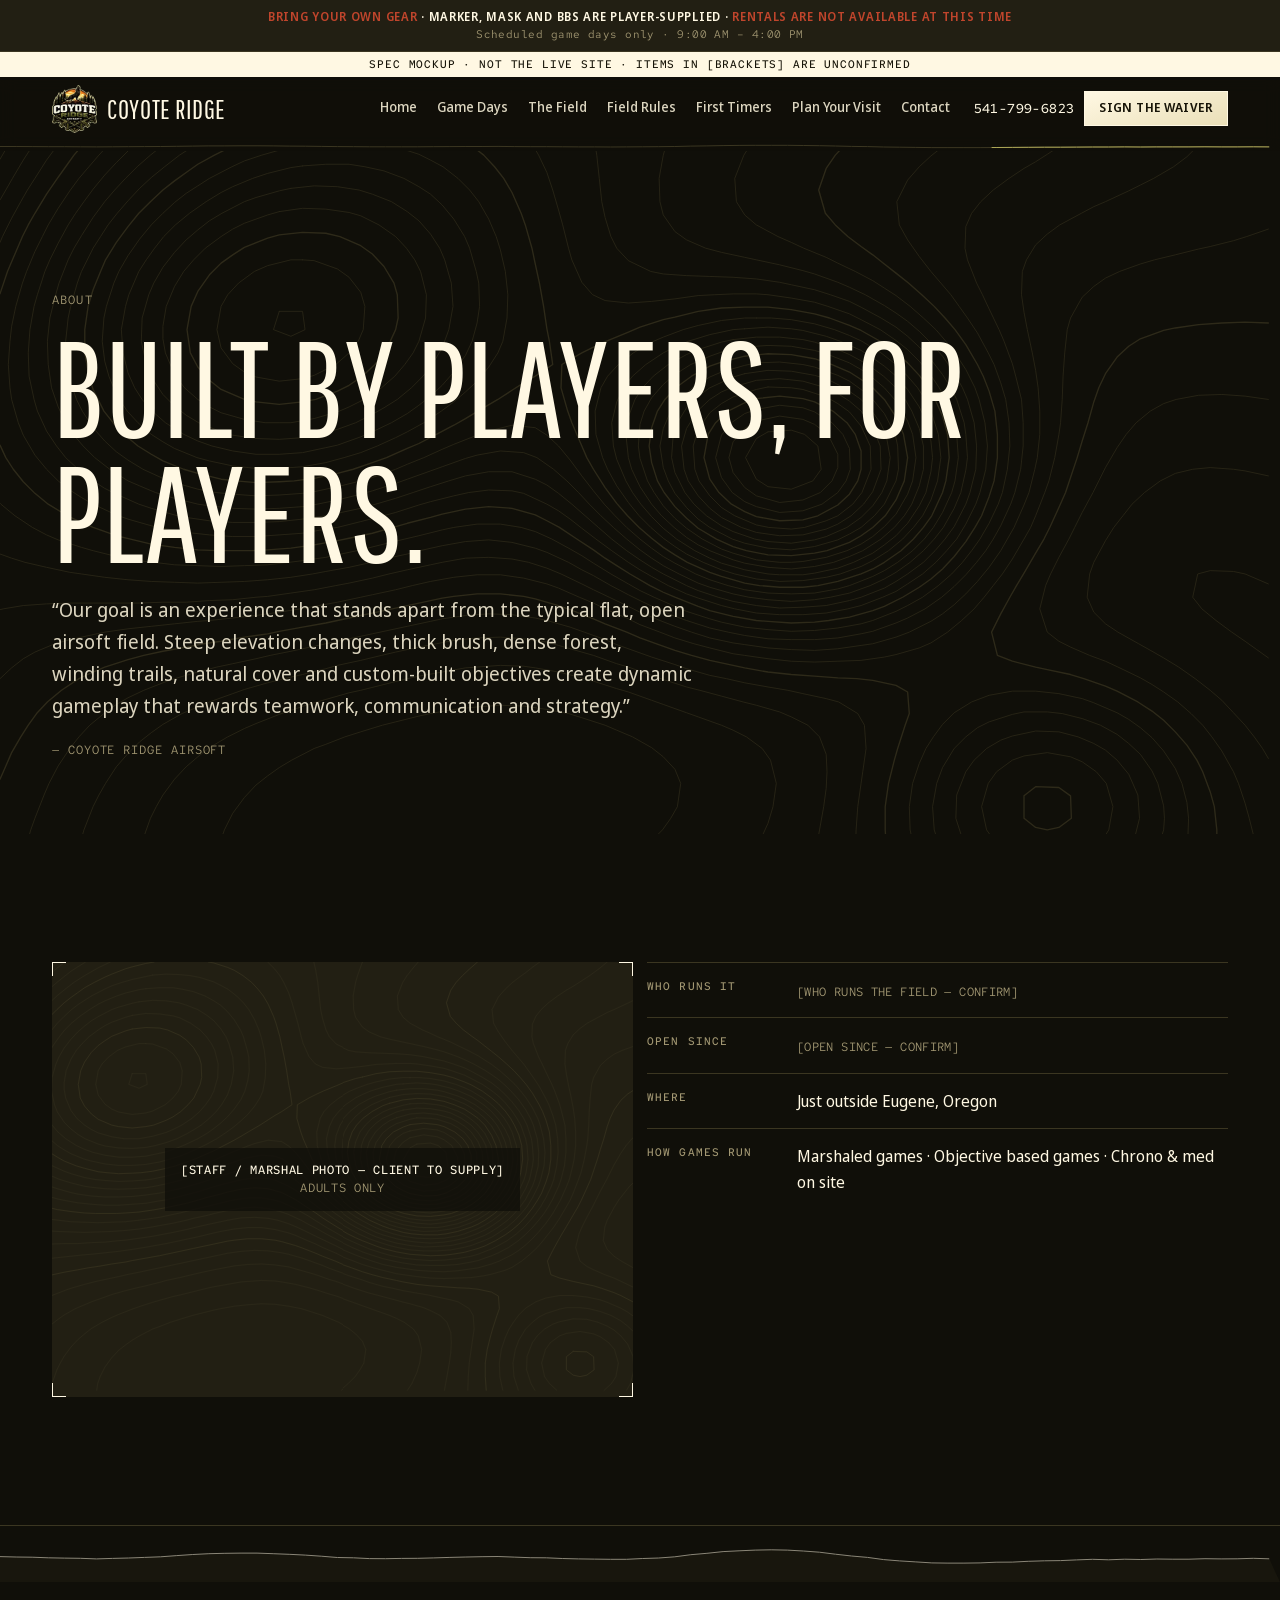
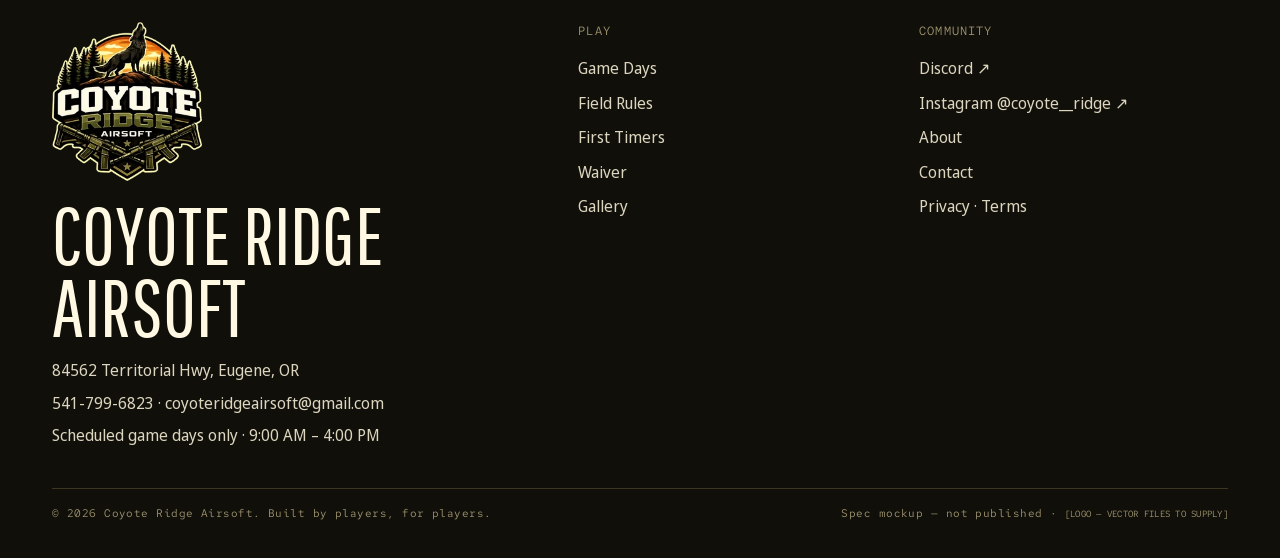
<file: about.html>
<!doctype html>
<html lang="en-US">
<head>
<meta charset="utf-8">
<meta name="viewport" content="width=device-width, initial-scale=1, viewport-fit=cover">
<title>About — Built by Players, for Players | Coyote Ridge Airsoft, Eugene OR</title>
<meta name="description" content="Coyote Ridge is an outdoor airsoft field just outside Eugene, Oregon — built by players, for players.">
<meta name="robots" content="noindex, nofollow">
<meta property="og:type" content="website">
<meta property="og:site_name" content="Coyote Ridge Airsoft">
<meta property="og:title" content="About — Built by Players, for Players | Coyote Ridge Airsoft, Eugene OR">
<meta property="og:description" content="Coyote Ridge is an outdoor airsoft field just outside Eugene, Oregon — built by players, for players.">
<meta property="og:image" content="https://coyoteridgeairsoft.com/images/og-card.jpg">
<meta property="og:image:width" content="1200">
<meta property="og:image:height" content="630">
<meta property="og:image:alt" content="Coyote Ridge Airsoft logo over an airsoft player in woodland, Eugene, Oregon">
<meta name="twitter:card" content="summary_large_image">
<meta name="twitter:title" content="About — Built by Players, for Players | Coyote Ridge Airsoft, Eugene OR">
<meta name="twitter:description" content="Coyote Ridge is an outdoor airsoft field just outside Eugene, Oregon — built by players, for players.">
<meta name="twitter:image" content="https://coyoteridgeairsoft.com/images/og-card.jpg">
<meta name="theme-color" content="#100F09">
<link rel="icon" href="favicon.svg" type="image/svg+xml">
<link rel="preconnect" href="https://fonts.googleapis.com">
<link rel="preconnect" href="https://fonts.gstatic.com" crossorigin>
<link href="https://fonts.googleapis.com/css2?family=Noto+Sans+Display:wght@400;500;600;700&amp;family=Pathway+Gothic+One&amp;family=Red+Hat+Mono:wght@400;500&amp;display=swap" rel="stylesheet">
<link rel="stylesheet" href="styles.css">
<script>document.documentElement.classList.add('js')</script>

</head>
<body>
<div class="gearstrip" role="note" aria-label="Gear requirement">
  <p><span class="flag">BRING YOUR OWN GEAR</span> · MARKER, MASK AND BBs ARE PLAYER-SUPPLIED · <span class="flag">RENTALS ARE NOT AVAILABLE AT THIS TIME</span>
  <small>Scheduled game days only · 9:00 AM – 4:00 PM</small></p>
</div>
<a class="skip" href="#main">Skip to content</a>
<div class="mock">Spec mockup · not the live site · items in [brackets] are unconfirmed</div>
<header class="site-head">
  <div class="wrap site-head__in">
    <a class="brand" href="index.html" aria-label="Coyote Ridge Airsoft — home"><img class="brand__logo" src="assets/logo-120.webp" srcset="assets/logo-120.webp 1x, assets/logo-240.webp 2x" width="120" height="127" alt="Coyote Ridge Airsoft logo"><span class="brand__name">Coyote Ridge</span></a>
    <nav class="nav" aria-label="Main"><a href="index.html">Home</a><a href="game-days.html">Game Days</a><a href="the-field.html">The Field</a><a href="field-rules.html">Field Rules</a><a href="first-timers.html">First Timers</a><a href="plan-your-visit.html">Plan Your Visit</a><a href="contact.html">Contact</a></nav>
    <div class="head-actions">
      <a class="tel" href="tel:+15417996823">541-799-6823</a>
      <a class="btn btn--sm" href="waiver.html">Sign the Waiver</a>
      <button class="menu-btn" type="button" data-drawer-open aria-controls="drawer" aria-expanded="false">Menu</button>
    </div>
  </div>
  <svg class="head-strip" viewBox="0 0 1000 10" preserveAspectRatio="none" aria-hidden="true" focusable="false"><path class="line" d="M0.0 5.5 L12.6 5.5 L25.1 5.6 L37.7 5.7 L50.2 5.7 L62.8 5.8 L75.3 5.9 L87.9 5.8 L100.4 5.7 L113.0 5.6 L125.5 5.5 L138.1 5.3 L150.6 5.1 L163.2 4.9 L175.7 4.9 L188.3 4.8 L200.8 4.8 L213.4 4.9 L225.9 5.1 L238.5 5.2 L251.0 5.4 L263.6 5.6 L276.2 5.7 L288.7 5.8 L301.3 5.8 L313.8 5.8 L326.4 5.8 L338.9 5.7 L351.5 5.6 L364.0 5.5 L376.6 5.5 L389.1 5.4 L401.7 5.6 L414.2 5.7 L426.8 5.7 L439.3 5.8 L451.9 5.9 L464.4 5.9 L477.0 6.0 L489.5 5.9 L502.1 5.8 L514.6 5.7 L527.2 5.5 L539.7 5.1 L552.3 4.9 L564.9 4.6 L577.4 4.4 L590.0 4.3 L602.5 4.3 L615.1 4.3 L627.6 4.5 L640.2 4.7 L652.7 5.0 L665.3 5.4 L677.8 5.6 L690.4 6.0 L702.9 6.2 L715.5 6.4 L728.0 6.6 L740.6 6.6 L753.1 6.6 L765.7 6.6 L778.2 6.5 L790.8 6.4 L803.3 6.3 L815.9 6.2 L828.5 6.2 L841.0 6.1 L853.6 6.0 L866.1 6.0 L878.7 5.9 L891.2 6.0 L903.8 5.9 L916.3 5.9 L928.9 5.9 L941.4 5.8 L954.0 5.9 L966.5 5.9 L979.1 5.8 L991.6 5.9"/><path class="done" d="M0.0 5.5 L12.6 5.5 L25.1 5.6 L37.7 5.7 L50.2 5.7 L62.8 5.8 L75.3 5.9 L87.9 5.8 L100.4 5.7 L113.0 5.6 L125.5 5.5 L138.1 5.3 L150.6 5.1 L163.2 4.9 L175.7 4.9 L188.3 4.8 L200.8 4.8 L213.4 4.9 L225.9 5.1 L238.5 5.2 L251.0 5.4 L263.6 5.6 L276.2 5.7 L288.7 5.8 L301.3 5.8 L313.8 5.8 L326.4 5.8 L338.9 5.7 L351.5 5.6 L364.0 5.5 L376.6 5.5 L389.1 5.4 L401.7 5.6 L414.2 5.7 L426.8 5.7 L439.3 5.8 L451.9 5.9 L464.4 5.9 L477.0 6.0 L489.5 5.9 L502.1 5.8 L514.6 5.7 L527.2 5.5 L539.7 5.1 L552.3 4.9 L564.9 4.6 L577.4 4.4 L590.0 4.3 L602.5 4.3 L615.1 4.3 L627.6 4.5 L640.2 4.7 L652.7 5.0 L665.3 5.4 L677.8 5.6 L690.4 6.0 L702.9 6.2 L715.5 6.4 L728.0 6.6 L740.6 6.6 L753.1 6.6 L765.7 6.6 L778.2 6.5 L790.8 6.4 L803.3 6.3 L815.9 6.2 L828.5 6.2 L841.0 6.1 L853.6 6.0 L866.1 6.0 L878.7 5.9 L891.2 6.0 L903.8 5.9 L916.3 5.9 L928.9 5.9 L941.4 5.8 L954.0 5.9 L966.5 5.9 L979.1 5.8 L991.6 5.9" pathLength="1" style="stroke-dasharray:1;stroke-dashoffset:1"/></svg>
</header>
<div class="drawer" id="drawer" role="dialog" aria-modal="true" aria-label="Menu">
  <button class="menu-btn" type="button" data-drawer-close>Close</button>
  <a href="index.html">Home</a><a href="game-days.html">Game Days</a><a href="the-field.html">The Field</a><a href="field-rules.html">Field Rules</a><a href="first-timers.html">First Timers</a><a href="plan-your-visit.html">Plan Your Visit</a><a href="contact.html">Contact</a>
  <div class="drawer__foot">
    <a class="btn" href="waiver.html" style="font-family:var(--sans);font-size:.92rem">Sign the Waiver</a>
    <a class="btn btn--line" href="tel:+15417996823" style="font-family:var(--sans);font-size:.92rem">Call 541-799-6823</a>
  </div>
</div>

<main id="main">
<section class="pagehead topo-tight">
  <div class="wrap">
    <span class="ref">About</span>
    <h1>Built by players, for players.</h1>
    <p class="lede">“Our goal is an experience that stands apart from the typical flat, open airsoft field. Steep elevation changes, thick brush, dense forest, winding trails, natural cover and custom-built objectives create dynamic gameplay that rewards teamwork, communication and strategy.”</p>
    <p class="attr">— Coyote Ridge Airsoft</p>
  </div>
</section>
<section class="section">
  <div class="wrap duo" style="align-items:start">
    <div class="empty brk" style="--ar:4 / 3"><p>[STAFF / MARSHAL PHOTO — CLIENT TO SUPPLY]<span>Adults only</span></p></div>
    <dl class="facts">
      <div><dt>Who runs it</dt><dd><span class="tbc">[WHO RUNS THE FIELD — CONFIRM]</span></dd></div>
      <div><dt>Open since</dt><dd><span class="tbc">[OPEN SINCE — CONFIRM]</span></dd></div>
      <div><dt>Where</dt><dd>Just outside Eugene, Oregon</dd></div>
      <div><dt>How games run</dt><dd>Marshaled games · Objective based games · Chrono &amp; med on site</dd></div>
    </dl>
  </div>
</section>

</main>
<footer class="site-foot">
  <svg class="foot-strip" viewBox="0 0 1000 56" preserveAspectRatio="none" aria-hidden="true" focusable="false"><path class="fill" d="M0.0 30.6 L12.6 31.0 L25.1 31.2 L37.7 31.8 L50.2 32.1 L62.8 32.3 L75.3 32.9 L87.9 32.4 L100.4 32.0 L113.0 31.4 L125.5 30.8 L138.1 29.6 L150.6 28.5 L163.2 27.7 L175.7 27.3 L188.3 27.1 L200.8 27.1 L213.4 27.7 L225.9 28.3 L238.5 29.1 L251.0 30.2 L263.6 31.5 L276.2 31.8 L288.7 32.6 L301.3 32.7 L313.8 32.4 L326.4 32.3 L338.9 31.9 L351.5 31.4 L364.0 31.0 L376.6 30.7 L389.1 30.5 L401.7 31.1 L414.2 31.7 L426.8 31.8 L439.3 32.5 L451.9 32.9 L464.4 33.1 L477.0 33.3 L489.5 33.3 L502.1 32.5 L514.6 32.0 L527.2 30.8 L539.7 28.7 L552.3 27.3 L564.9 25.6 L577.4 24.8 L590.0 24.1 L602.5 23.8 L615.1 24.1 L627.6 25.0 L640.2 26.2 L652.7 28.2 L665.3 30.0 L677.8 31.4 L690.4 33.6 L702.9 34.9 L715.5 35.9 L728.0 36.9 L740.6 37.1 L753.1 37.1 L765.7 36.9 L778.2 36.2 L790.8 36.1 L803.3 35.3 L815.9 34.8 L828.5 34.6 L841.0 33.9 L853.6 33.3 L866.1 33.8 L878.7 33.2 L891.2 33.5 L903.8 33.0 L916.3 33.2 L928.9 33.2 L941.4 32.7 L954.0 32.9 L966.5 32.8 L979.1 32.3 L991.6 32.8 L1000 56 L0 56Z"/><path class="line" d="M0.0 30.6 L12.6 31.0 L25.1 31.2 L37.7 31.8 L50.2 32.1 L62.8 32.3 L75.3 32.9 L87.9 32.4 L100.4 32.0 L113.0 31.4 L125.5 30.8 L138.1 29.6 L150.6 28.5 L163.2 27.7 L175.7 27.3 L188.3 27.1 L200.8 27.1 L213.4 27.7 L225.9 28.3 L238.5 29.1 L251.0 30.2 L263.6 31.5 L276.2 31.8 L288.7 32.6 L301.3 32.7 L313.8 32.4 L326.4 32.3 L338.9 31.9 L351.5 31.4 L364.0 31.0 L376.6 30.7 L389.1 30.5 L401.7 31.1 L414.2 31.7 L426.8 31.8 L439.3 32.5 L451.9 32.9 L464.4 33.1 L477.0 33.3 L489.5 33.3 L502.1 32.5 L514.6 32.0 L527.2 30.8 L539.7 28.7 L552.3 27.3 L564.9 25.6 L577.4 24.8 L590.0 24.1 L602.5 23.8 L615.1 24.1 L627.6 25.0 L640.2 26.2 L652.7 28.2 L665.3 30.0 L677.8 31.4 L690.4 33.6 L702.9 34.9 L715.5 35.9 L728.0 36.9 L740.6 37.1 L753.1 37.1 L765.7 36.9 L778.2 36.2 L790.8 36.1 L803.3 35.3 L815.9 34.8 L828.5 34.6 L841.0 33.9 L853.6 33.3 L866.1 33.8 L878.7 33.2 L891.2 33.5 L903.8 33.0 L916.3 33.2 L928.9 33.2 L941.4 32.7 L954.0 32.9 L966.5 32.8 L979.1 32.3 L991.6 32.8"/></svg>
  <div class="wrap">
    <div class="foot__grid">
      <div>
        <img class="foot__logo" src="assets/logo-240.webp" width="240" height="254" loading="lazy" alt="Coyote Ridge Airsoft logo">
        <p class="foot__name">Coyote Ridge<br>Airsoft</p>
        <p style="margin:0">84562 Territorial Hwy, Eugene, OR</p>
        <p style="margin:6px 0 0"><a href="tel:+15417996823">541-799-6823</a> · <a href="mailto:coyoteridgeairsoft@gmail.com">coyoteridgeairsoft@gmail.com</a></p>
        <p style="margin:6px 0 0">Scheduled game days only · 9:00 AM – 4:00 PM</p>
      </div>
      <div>
        <span class="ref">Play</span>
        <ul>
          <li><a href="game-days.html">Game Days</a></li>
          <li><a href="field-rules.html">Field Rules</a></li>
          <li><a href="first-timers.html">First Timers</a></li>
          <li><a href="waiver.html">Waiver</a></li>
          <li><a href="gallery.html">Gallery</a></li>
        </ul>
      </div>
      <div>
        <span class="ref">Community</span>
        <ul>
          <li><a href="https://discord.com/invite/k8CXcKvjGg" rel="noopener" target="_blank">Discord ↗</a></li>
          <li><a href="https://www.instagram.com/coyote__ridge/" rel="noopener" target="_blank">Instagram @coyote__ridge ↗</a></li>
          <li><a href="about.html">About</a></li>
          <li><a href="contact.html">Contact</a></li>
          <li><a href="privacy.html">Privacy</a> · <a href="terms.html">Terms</a></li>
        </ul>
      </div>
    </div>
    <div class="foot__base"><span>© <span data-year>2026</span> Coyote Ridge Airsoft. Built by players, for players.</span><span>Spec mockup — not published · <span class="tbc">[LOGO — VECTOR FILES TO SUPPLY]</span></span></div>
  </div>
</footer>
<nav class="mbar" aria-label="Quick actions">
  <a href="game-days.html">Game Days</a><a href="field-rules.html">Rules</a><a href="waiver.html">Waiver</a><a href="tel:+15417996823">Call</a>
</nav>
<script src="game-days.js"></script>
<script src="script.js"></script>
</body>
</html>
</file>
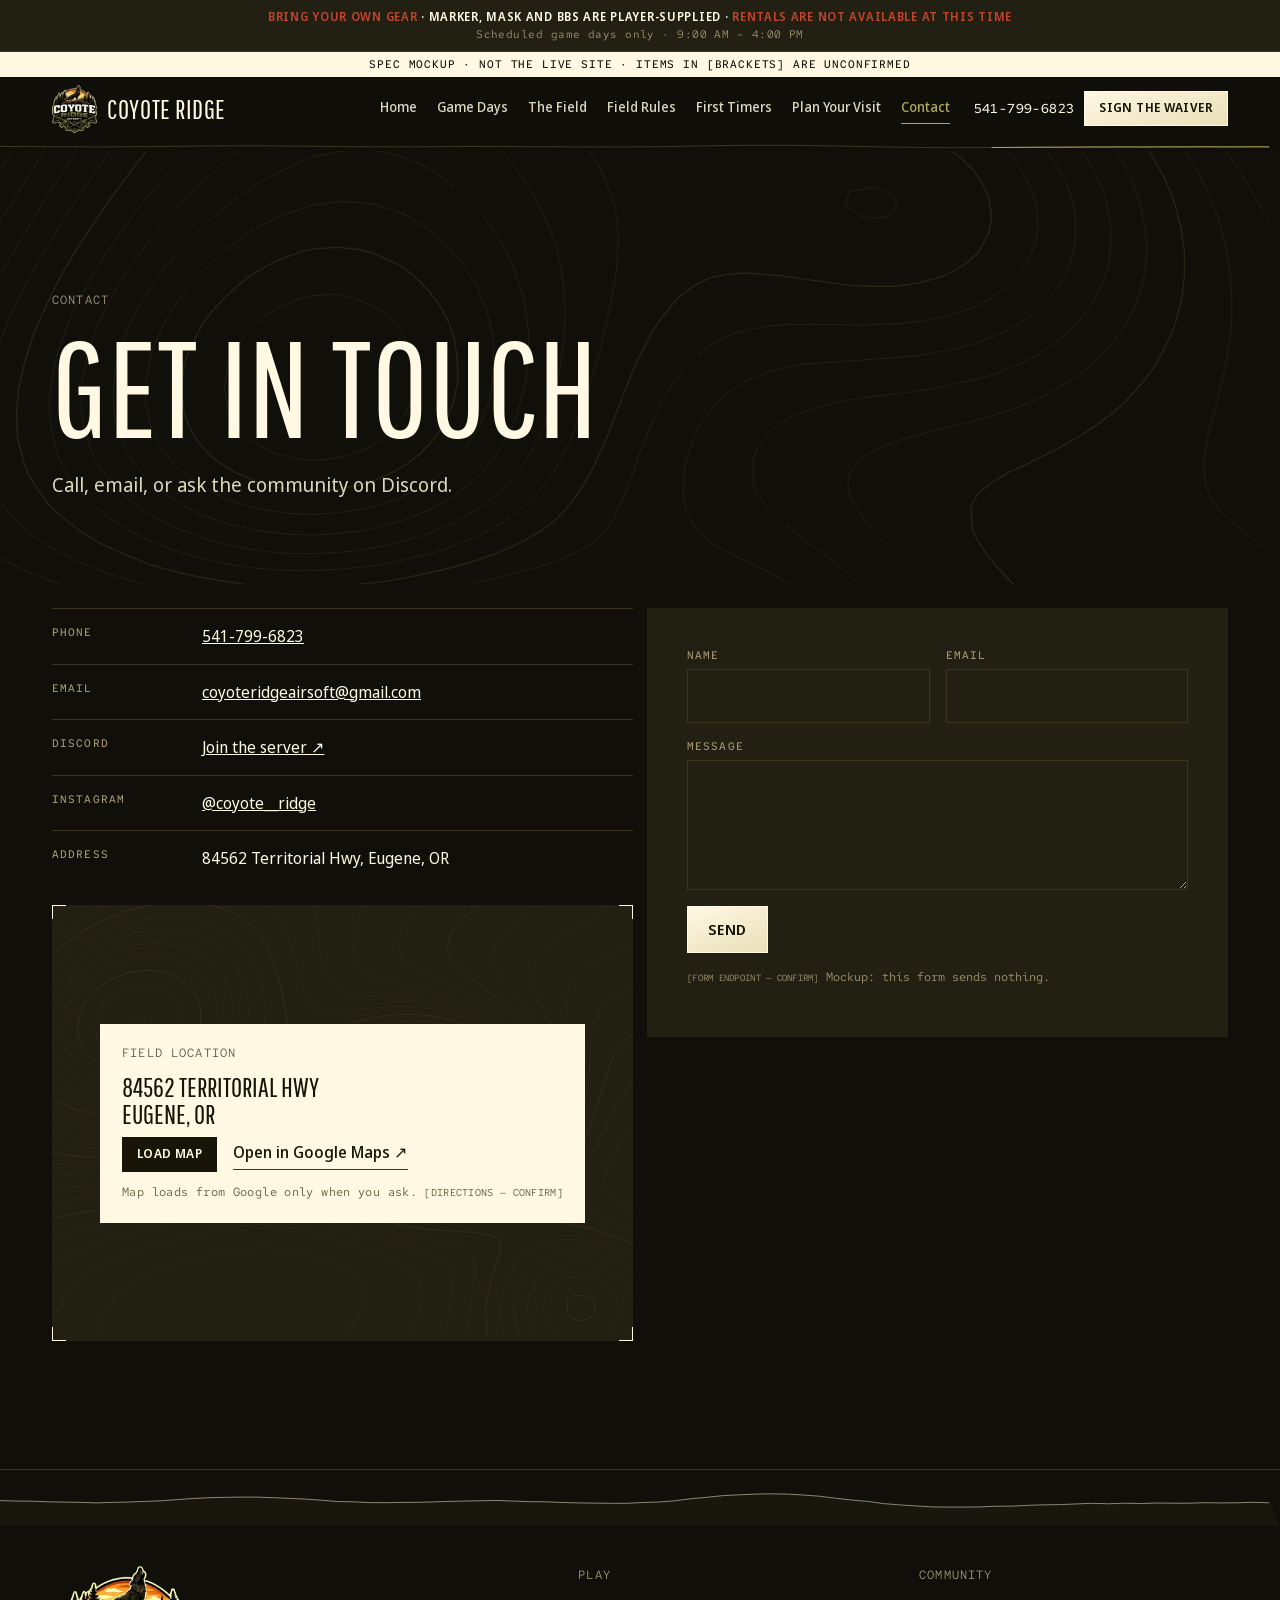
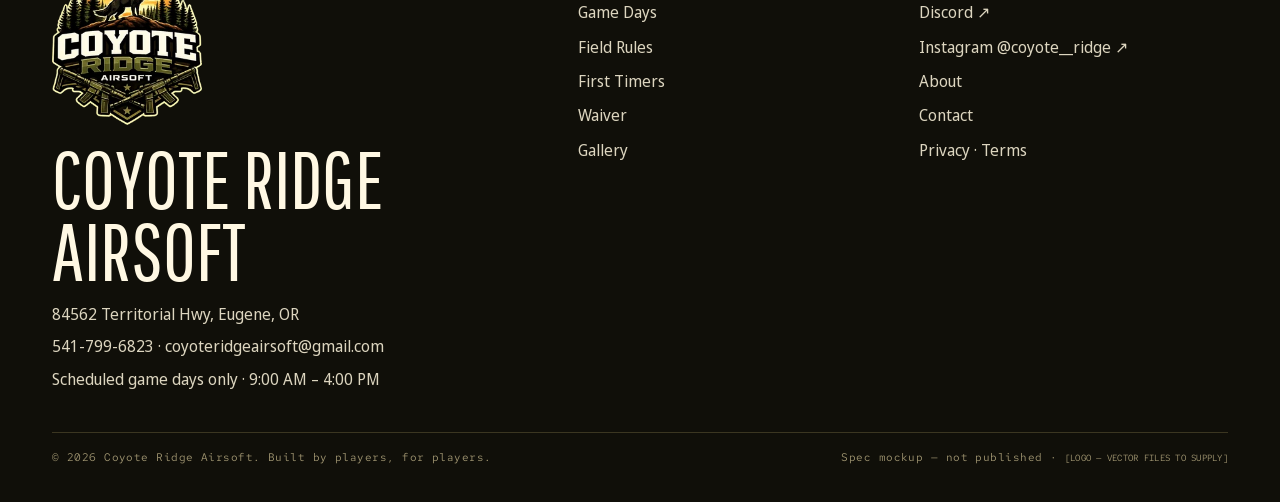
<file: contact.html>
<!doctype html>
<html lang="en-US">
<head>
<meta charset="utf-8">
<meta name="viewport" content="width=device-width, initial-scale=1, viewport-fit=cover">
<title>Contact — Coyote Ridge Airsoft, Eugene OR · 541-799-6823</title>
<meta name="description" content="Contact Coyote Ridge Airsoft: 541-799-6823, coyoteridgeairsoft@gmail.com, Discord and Instagram @coyote__ridge.">
<meta name="robots" content="noindex, nofollow">
<meta property="og:type" content="website">
<meta property="og:site_name" content="Coyote Ridge Airsoft">
<meta property="og:title" content="Contact — Coyote Ridge Airsoft, Eugene OR · 541-799-6823">
<meta property="og:description" content="Contact Coyote Ridge Airsoft: 541-799-6823, coyoteridgeairsoft@gmail.com, Discord and Instagram @coyote__ridge.">
<meta property="og:image" content="https://coyoteridgeairsoft.com/images/og-card.jpg">
<meta property="og:image:width" content="1200">
<meta property="og:image:height" content="630">
<meta property="og:image:alt" content="Coyote Ridge Airsoft logo over an airsoft player in woodland, Eugene, Oregon">
<meta name="twitter:card" content="summary_large_image">
<meta name="twitter:title" content="Contact — Coyote Ridge Airsoft, Eugene OR · 541-799-6823">
<meta name="twitter:description" content="Contact Coyote Ridge Airsoft: 541-799-6823, coyoteridgeairsoft@gmail.com, Discord and Instagram @coyote__ridge.">
<meta name="twitter:image" content="https://coyoteridgeairsoft.com/images/og-card.jpg">
<meta name="theme-color" content="#100F09">
<link rel="icon" href="favicon.svg" type="image/svg+xml">
<link rel="preconnect" href="https://fonts.googleapis.com">
<link rel="preconnect" href="https://fonts.gstatic.com" crossorigin>
<link href="https://fonts.googleapis.com/css2?family=Noto+Sans+Display:wght@400;500;600;700&amp;family=Pathway+Gothic+One&amp;family=Red+Hat+Mono:wght@400;500&amp;display=swap" rel="stylesheet">
<link rel="stylesheet" href="styles.css">
<script>document.documentElement.classList.add('js')</script>

</head>
<body>
<div class="gearstrip" role="note" aria-label="Gear requirement">
  <p><span class="flag">BRING YOUR OWN GEAR</span> · MARKER, MASK AND BBs ARE PLAYER-SUPPLIED · <span class="flag">RENTALS ARE NOT AVAILABLE AT THIS TIME</span>
  <small>Scheduled game days only · 9:00 AM – 4:00 PM</small></p>
</div>
<a class="skip" href="#main">Skip to content</a>
<div class="mock">Spec mockup · not the live site · items in [brackets] are unconfirmed</div>
<header class="site-head">
  <div class="wrap site-head__in">
    <a class="brand" href="index.html" aria-label="Coyote Ridge Airsoft — home"><img class="brand__logo" src="assets/logo-120.webp" srcset="assets/logo-120.webp 1x, assets/logo-240.webp 2x" width="120" height="127" alt="Coyote Ridge Airsoft logo"><span class="brand__name">Coyote Ridge</span></a>
    <nav class="nav" aria-label="Main"><a href="index.html">Home</a><a href="game-days.html">Game Days</a><a href="the-field.html">The Field</a><a href="field-rules.html">Field Rules</a><a href="first-timers.html">First Timers</a><a href="plan-your-visit.html">Plan Your Visit</a><a href="contact.html" aria-current="page">Contact</a></nav>
    <div class="head-actions">
      <a class="tel" href="tel:+15417996823">541-799-6823</a>
      <a class="btn btn--sm" href="waiver.html">Sign the Waiver</a>
      <button class="menu-btn" type="button" data-drawer-open aria-controls="drawer" aria-expanded="false">Menu</button>
    </div>
  </div>
  <svg class="head-strip" viewBox="0 0 1000 10" preserveAspectRatio="none" aria-hidden="true" focusable="false"><path class="line" d="M0.0 5.5 L12.6 5.5 L25.1 5.6 L37.7 5.7 L50.2 5.7 L62.8 5.8 L75.3 5.9 L87.9 5.8 L100.4 5.7 L113.0 5.6 L125.5 5.5 L138.1 5.3 L150.6 5.1 L163.2 4.9 L175.7 4.9 L188.3 4.8 L200.8 4.8 L213.4 4.9 L225.9 5.1 L238.5 5.2 L251.0 5.4 L263.6 5.6 L276.2 5.7 L288.7 5.8 L301.3 5.8 L313.8 5.8 L326.4 5.8 L338.9 5.7 L351.5 5.6 L364.0 5.5 L376.6 5.5 L389.1 5.4 L401.7 5.6 L414.2 5.7 L426.8 5.7 L439.3 5.8 L451.9 5.9 L464.4 5.9 L477.0 6.0 L489.5 5.9 L502.1 5.8 L514.6 5.7 L527.2 5.5 L539.7 5.1 L552.3 4.9 L564.9 4.6 L577.4 4.4 L590.0 4.3 L602.5 4.3 L615.1 4.3 L627.6 4.5 L640.2 4.7 L652.7 5.0 L665.3 5.4 L677.8 5.6 L690.4 6.0 L702.9 6.2 L715.5 6.4 L728.0 6.6 L740.6 6.6 L753.1 6.6 L765.7 6.6 L778.2 6.5 L790.8 6.4 L803.3 6.3 L815.9 6.2 L828.5 6.2 L841.0 6.1 L853.6 6.0 L866.1 6.0 L878.7 5.9 L891.2 6.0 L903.8 5.9 L916.3 5.9 L928.9 5.9 L941.4 5.8 L954.0 5.9 L966.5 5.9 L979.1 5.8 L991.6 5.9"/><path class="done" d="M0.0 5.5 L12.6 5.5 L25.1 5.6 L37.7 5.7 L50.2 5.7 L62.8 5.8 L75.3 5.9 L87.9 5.8 L100.4 5.7 L113.0 5.6 L125.5 5.5 L138.1 5.3 L150.6 5.1 L163.2 4.9 L175.7 4.9 L188.3 4.8 L200.8 4.8 L213.4 4.9 L225.9 5.1 L238.5 5.2 L251.0 5.4 L263.6 5.6 L276.2 5.7 L288.7 5.8 L301.3 5.8 L313.8 5.8 L326.4 5.8 L338.9 5.7 L351.5 5.6 L364.0 5.5 L376.6 5.5 L389.1 5.4 L401.7 5.6 L414.2 5.7 L426.8 5.7 L439.3 5.8 L451.9 5.9 L464.4 5.9 L477.0 6.0 L489.5 5.9 L502.1 5.8 L514.6 5.7 L527.2 5.5 L539.7 5.1 L552.3 4.9 L564.9 4.6 L577.4 4.4 L590.0 4.3 L602.5 4.3 L615.1 4.3 L627.6 4.5 L640.2 4.7 L652.7 5.0 L665.3 5.4 L677.8 5.6 L690.4 6.0 L702.9 6.2 L715.5 6.4 L728.0 6.6 L740.6 6.6 L753.1 6.6 L765.7 6.6 L778.2 6.5 L790.8 6.4 L803.3 6.3 L815.9 6.2 L828.5 6.2 L841.0 6.1 L853.6 6.0 L866.1 6.0 L878.7 5.9 L891.2 6.0 L903.8 5.9 L916.3 5.9 L928.9 5.9 L941.4 5.8 L954.0 5.9 L966.5 5.9 L979.1 5.8 L991.6 5.9" pathLength="1" style="stroke-dasharray:1;stroke-dashoffset:1"/></svg>
</header>
<div class="drawer" id="drawer" role="dialog" aria-modal="true" aria-label="Menu">
  <button class="menu-btn" type="button" data-drawer-close>Close</button>
  <a href="index.html">Home</a><a href="game-days.html">Game Days</a><a href="the-field.html">The Field</a><a href="field-rules.html">Field Rules</a><a href="first-timers.html">First Timers</a><a href="plan-your-visit.html">Plan Your Visit</a><a href="contact.html" aria-current="page">Contact</a>
  <div class="drawer__foot">
    <a class="btn" href="waiver.html" style="font-family:var(--sans);font-size:.92rem">Sign the Waiver</a>
    <a class="btn btn--line" href="tel:+15417996823" style="font-family:var(--sans);font-size:.92rem">Call 541-799-6823</a>
  </div>
</div>

<main id="main">
<section class="pagehead topo">
  <div class="wrap">
    <span class="ref">Contact</span>
    <h1>Get in touch</h1>
    <p class="lede">Call, email, or ask the community on Discord.</p>
    
  </div>
</section>
<section class="section" style="padding-top:24px">
  <div class="wrap duo" style="align-items:start">
    <div>
      <dl class="facts">
        <div><dt>Phone</dt><dd><a href="tel:+15417996823">541-799-6823</a></dd></div>
        <div><dt>Email</dt><dd><a href="mailto:coyoteridgeairsoft@gmail.com">coyoteridgeairsoft@gmail.com</a></dd></div>
        <div><dt>Discord</dt><dd><a href="https://discord.com/invite/k8CXcKvjGg" rel="noopener" target="_blank">Join the server ↗</a></dd></div>
        <div><dt>Instagram</dt><dd><a href="https://www.instagram.com/coyote__ridge/" rel="noopener" target="_blank">@coyote__ridge</a></dd></div>
        <div><dt>Address</dt><dd>84562 Territorial Hwy, Eugene, OR</dd></div>
      </dl>
      <div style="margin-top:20px"><div class="map brk">
  <div class="map__card">
    <span class="ref" style="margin:0;color:#5d584c">Field location</span>
    <span class="addr">84562 Territorial Hwy<br>Eugene, OR</span>
    <div class="cta-row"><button class="btn btn--sm" type="button" data-map="84562 Territorial Hwy, Eugene, OR">Load map</button><a class="textlink" style="color:var(--cr-ink)" href="https://www.google.com/maps/search/?api=1&amp;query=84562+Territorial+Hwy%2C+Eugene%2C+OR" rel="noopener" target="_blank">Open in Google Maps ↗</a></div>
    <span class="tbc">Map loads from Google only when you ask. <span class="tbc">[DIRECTIONS — CONFIRM]</span></span>
  </div>
</div></div>
    </div>
    <form class="form panel" data-mock="Mockup — message not sent. [FORM ENDPOINT — CONFIRM]">
      <div class="form__row"><div class="field"><label for="c-n">Name</label><input id="c-n" autocomplete="name" required></div>
      <div class="field"><label for="c-e">Email</label><input id="c-e" type="email" autocomplete="email" required></div></div>
      <div class="field"><label for="c-m">Message</label><textarea id="c-m" required></textarea></div>
      <div><button class="btn" type="submit">Send</button></div>
      <p class="form__note"><span class="tbc">[FORM ENDPOINT — CONFIRM]</span> Mockup: this form sends nothing.</p>
    </form>
  </div>
</section>

</main>
<footer class="site-foot">
  <svg class="foot-strip" viewBox="0 0 1000 56" preserveAspectRatio="none" aria-hidden="true" focusable="false"><path class="fill" d="M0.0 30.6 L12.6 31.0 L25.1 31.2 L37.7 31.8 L50.2 32.1 L62.8 32.3 L75.3 32.9 L87.9 32.4 L100.4 32.0 L113.0 31.4 L125.5 30.8 L138.1 29.6 L150.6 28.5 L163.2 27.7 L175.7 27.3 L188.3 27.1 L200.8 27.1 L213.4 27.7 L225.9 28.3 L238.5 29.1 L251.0 30.2 L263.6 31.5 L276.2 31.8 L288.7 32.6 L301.3 32.7 L313.8 32.4 L326.4 32.3 L338.9 31.9 L351.5 31.4 L364.0 31.0 L376.6 30.7 L389.1 30.5 L401.7 31.1 L414.2 31.7 L426.8 31.8 L439.3 32.5 L451.9 32.9 L464.4 33.1 L477.0 33.3 L489.5 33.3 L502.1 32.5 L514.6 32.0 L527.2 30.8 L539.7 28.7 L552.3 27.3 L564.9 25.6 L577.4 24.8 L590.0 24.1 L602.5 23.8 L615.1 24.1 L627.6 25.0 L640.2 26.2 L652.7 28.2 L665.3 30.0 L677.8 31.4 L690.4 33.6 L702.9 34.9 L715.5 35.9 L728.0 36.9 L740.6 37.1 L753.1 37.1 L765.7 36.9 L778.2 36.2 L790.8 36.1 L803.3 35.3 L815.9 34.8 L828.5 34.6 L841.0 33.9 L853.6 33.3 L866.1 33.8 L878.7 33.2 L891.2 33.5 L903.8 33.0 L916.3 33.2 L928.9 33.2 L941.4 32.7 L954.0 32.9 L966.5 32.8 L979.1 32.3 L991.6 32.8 L1000 56 L0 56Z"/><path class="line" d="M0.0 30.6 L12.6 31.0 L25.1 31.2 L37.7 31.8 L50.2 32.1 L62.8 32.3 L75.3 32.9 L87.9 32.4 L100.4 32.0 L113.0 31.4 L125.5 30.8 L138.1 29.6 L150.6 28.5 L163.2 27.7 L175.7 27.3 L188.3 27.1 L200.8 27.1 L213.4 27.7 L225.9 28.3 L238.5 29.1 L251.0 30.2 L263.6 31.5 L276.2 31.8 L288.7 32.6 L301.3 32.7 L313.8 32.4 L326.4 32.3 L338.9 31.9 L351.5 31.4 L364.0 31.0 L376.6 30.7 L389.1 30.5 L401.7 31.1 L414.2 31.7 L426.8 31.8 L439.3 32.5 L451.9 32.9 L464.4 33.1 L477.0 33.3 L489.5 33.3 L502.1 32.5 L514.6 32.0 L527.2 30.8 L539.7 28.7 L552.3 27.3 L564.9 25.6 L577.4 24.8 L590.0 24.1 L602.5 23.8 L615.1 24.1 L627.6 25.0 L640.2 26.2 L652.7 28.2 L665.3 30.0 L677.8 31.4 L690.4 33.6 L702.9 34.9 L715.5 35.9 L728.0 36.9 L740.6 37.1 L753.1 37.1 L765.7 36.9 L778.2 36.2 L790.8 36.1 L803.3 35.3 L815.9 34.8 L828.5 34.6 L841.0 33.9 L853.6 33.3 L866.1 33.8 L878.7 33.2 L891.2 33.5 L903.8 33.0 L916.3 33.2 L928.9 33.2 L941.4 32.7 L954.0 32.9 L966.5 32.8 L979.1 32.3 L991.6 32.8"/></svg>
  <div class="wrap">
    <div class="foot__grid">
      <div>
        <img class="foot__logo" src="assets/logo-240.webp" width="240" height="254" loading="lazy" alt="Coyote Ridge Airsoft logo">
        <p class="foot__name">Coyote Ridge<br>Airsoft</p>
        <p style="margin:0">84562 Territorial Hwy, Eugene, OR</p>
        <p style="margin:6px 0 0"><a href="tel:+15417996823">541-799-6823</a> · <a href="mailto:coyoteridgeairsoft@gmail.com">coyoteridgeairsoft@gmail.com</a></p>
        <p style="margin:6px 0 0">Scheduled game days only · 9:00 AM – 4:00 PM</p>
      </div>
      <div>
        <span class="ref">Play</span>
        <ul>
          <li><a href="game-days.html">Game Days</a></li>
          <li><a href="field-rules.html">Field Rules</a></li>
          <li><a href="first-timers.html">First Timers</a></li>
          <li><a href="waiver.html">Waiver</a></li>
          <li><a href="gallery.html">Gallery</a></li>
        </ul>
      </div>
      <div>
        <span class="ref">Community</span>
        <ul>
          <li><a href="https://discord.com/invite/k8CXcKvjGg" rel="noopener" target="_blank">Discord ↗</a></li>
          <li><a href="https://www.instagram.com/coyote__ridge/" rel="noopener" target="_blank">Instagram @coyote__ridge ↗</a></li>
          <li><a href="about.html">About</a></li>
          <li><a href="contact.html">Contact</a></li>
          <li><a href="privacy.html">Privacy</a> · <a href="terms.html">Terms</a></li>
        </ul>
      </div>
    </div>
    <div class="foot__base"><span>© <span data-year>2026</span> Coyote Ridge Airsoft. Built by players, for players.</span><span>Spec mockup — not published · <span class="tbc">[LOGO — VECTOR FILES TO SUPPLY]</span></span></div>
  </div>
</footer>
<nav class="mbar" aria-label="Quick actions">
  <a href="game-days.html">Game Days</a><a href="field-rules.html">Rules</a><a href="waiver.html">Waiver</a><a href="tel:+15417996823">Call</a>
</nav>
<script src="game-days.js"></script>
<script src="script.js"></script>
</body>
</html>
</file>
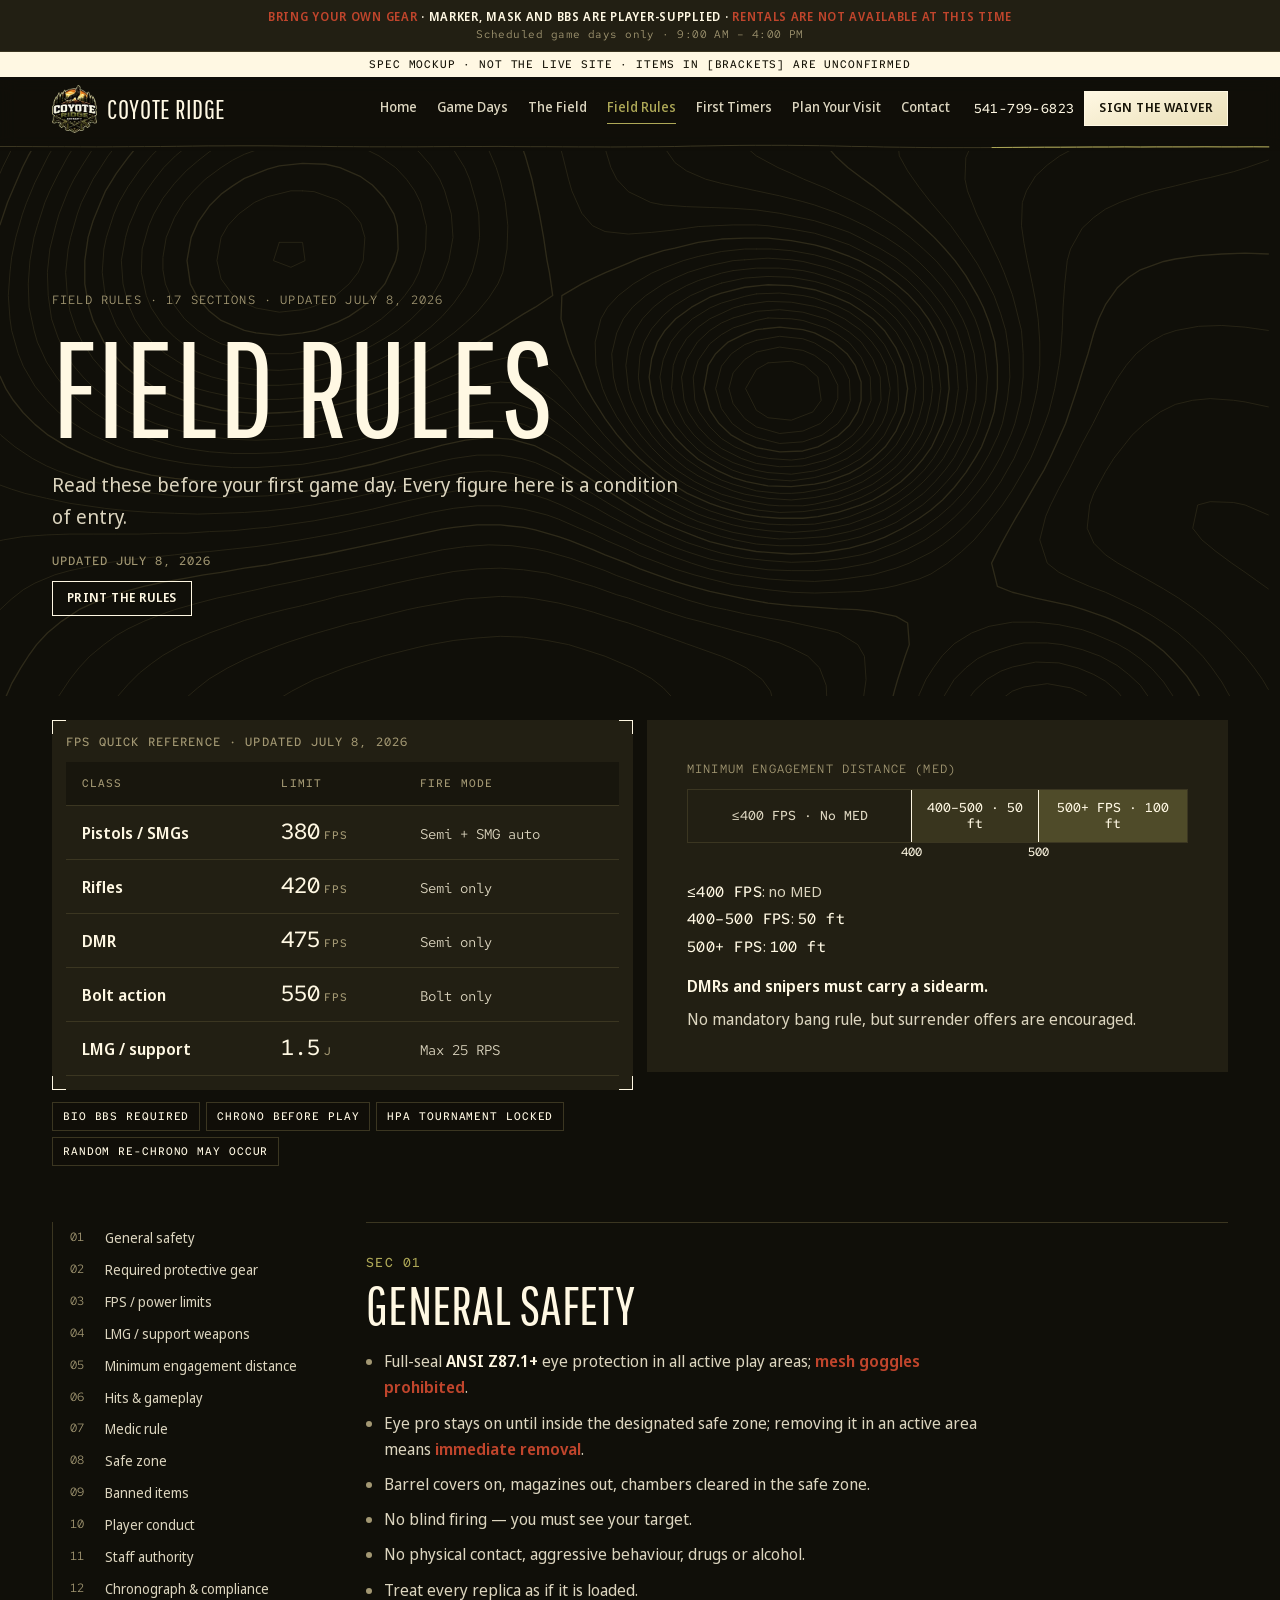
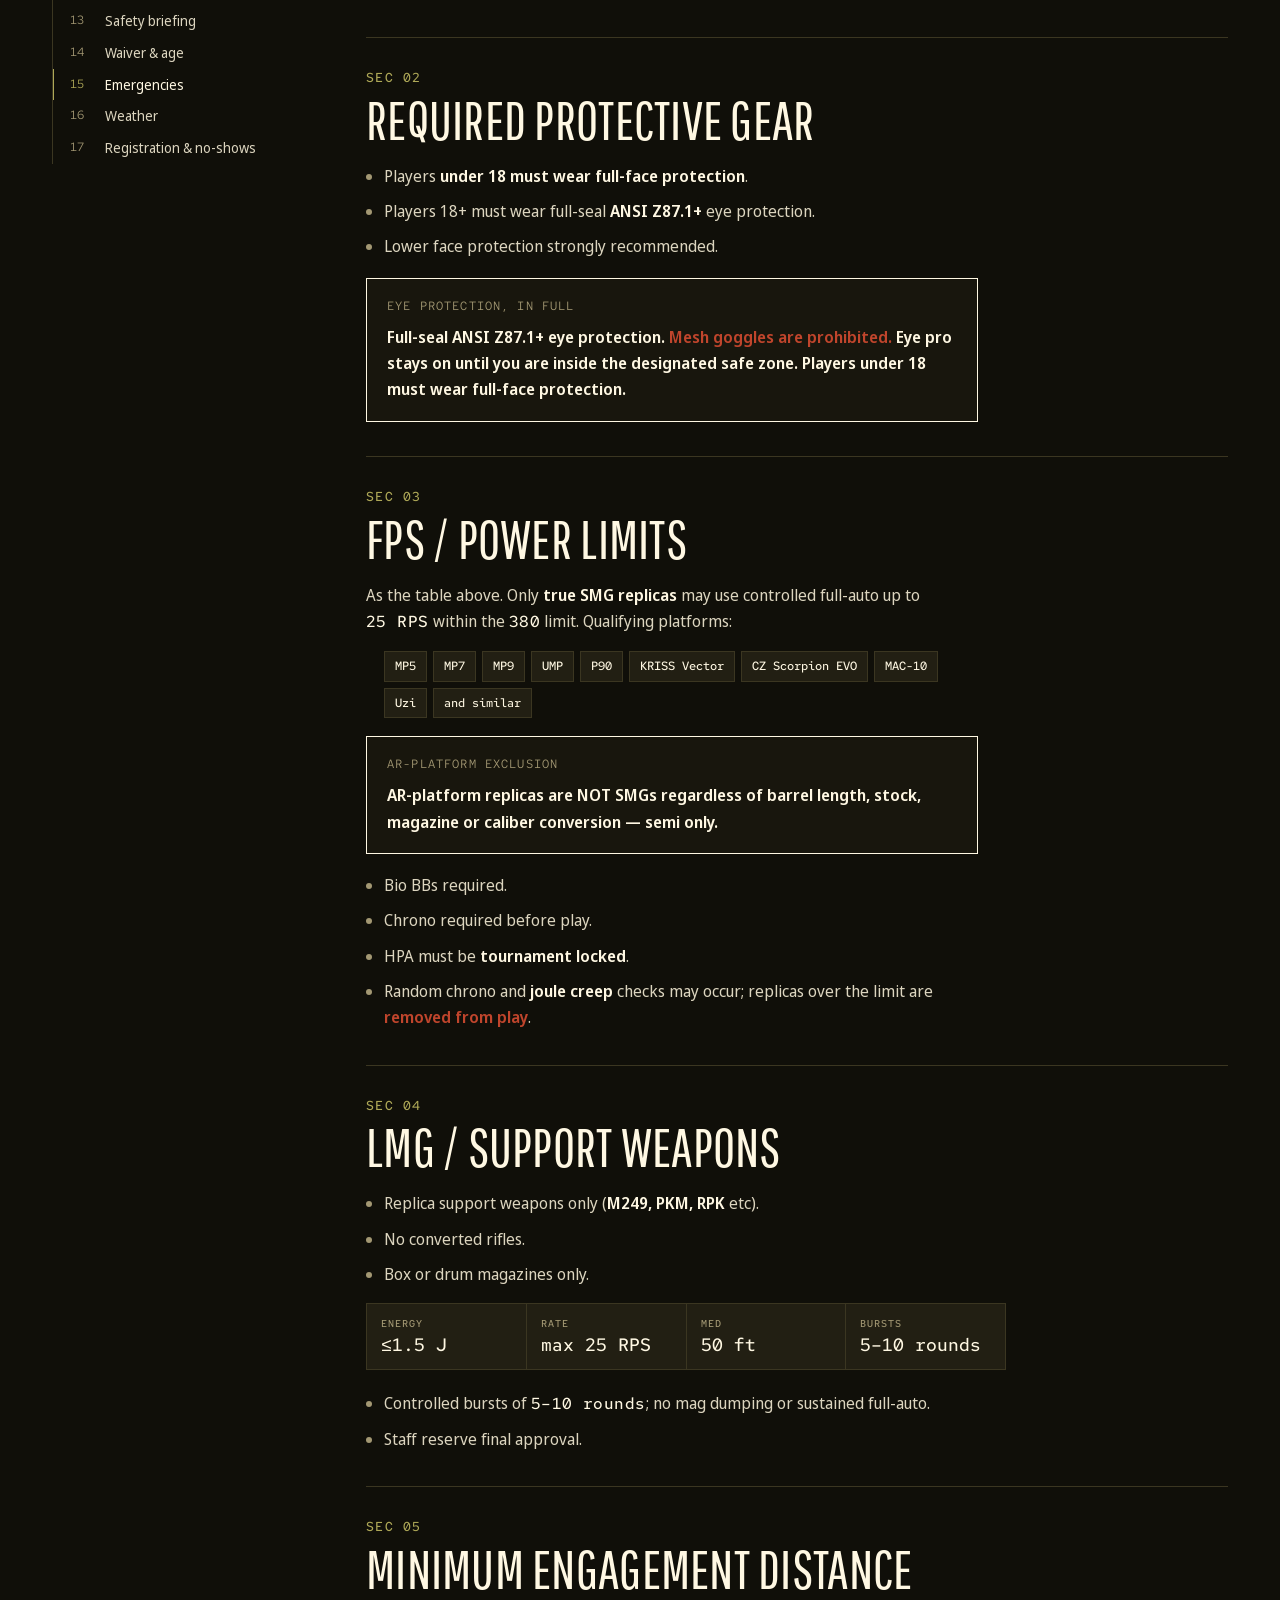
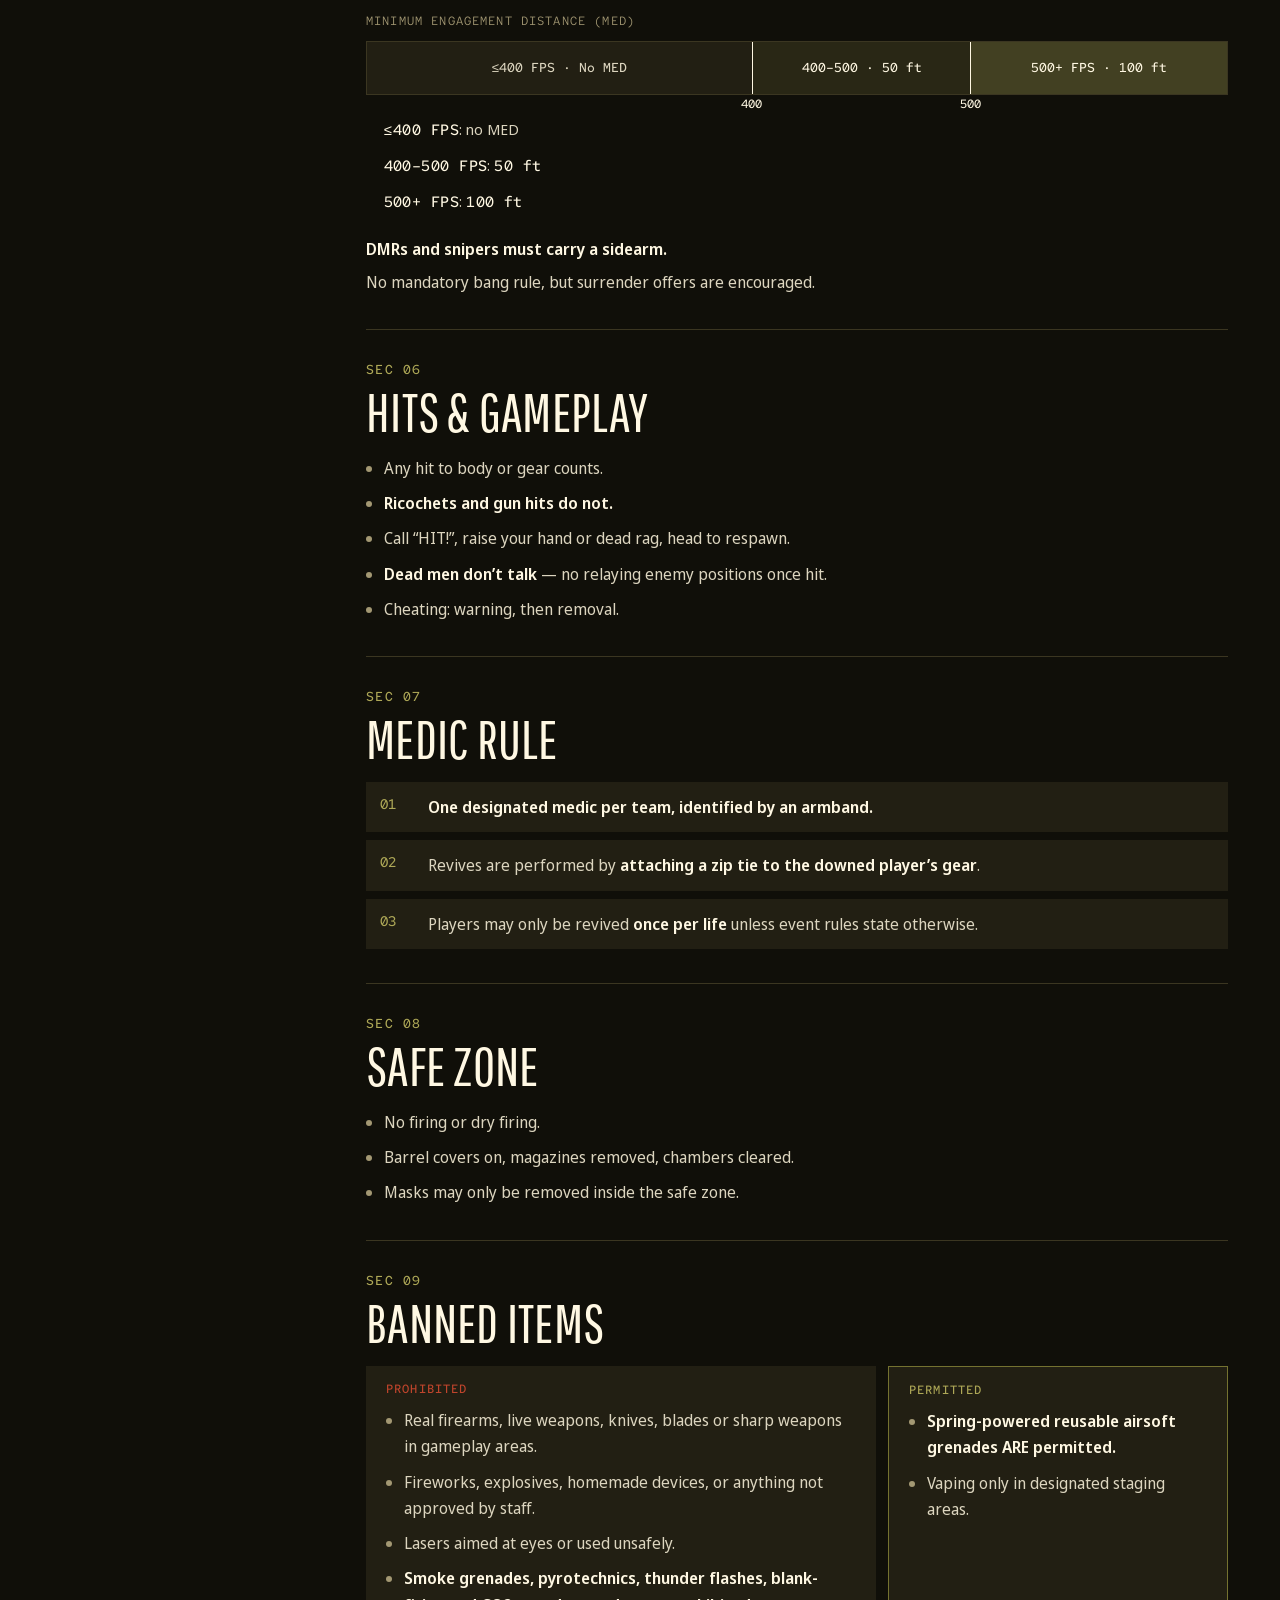
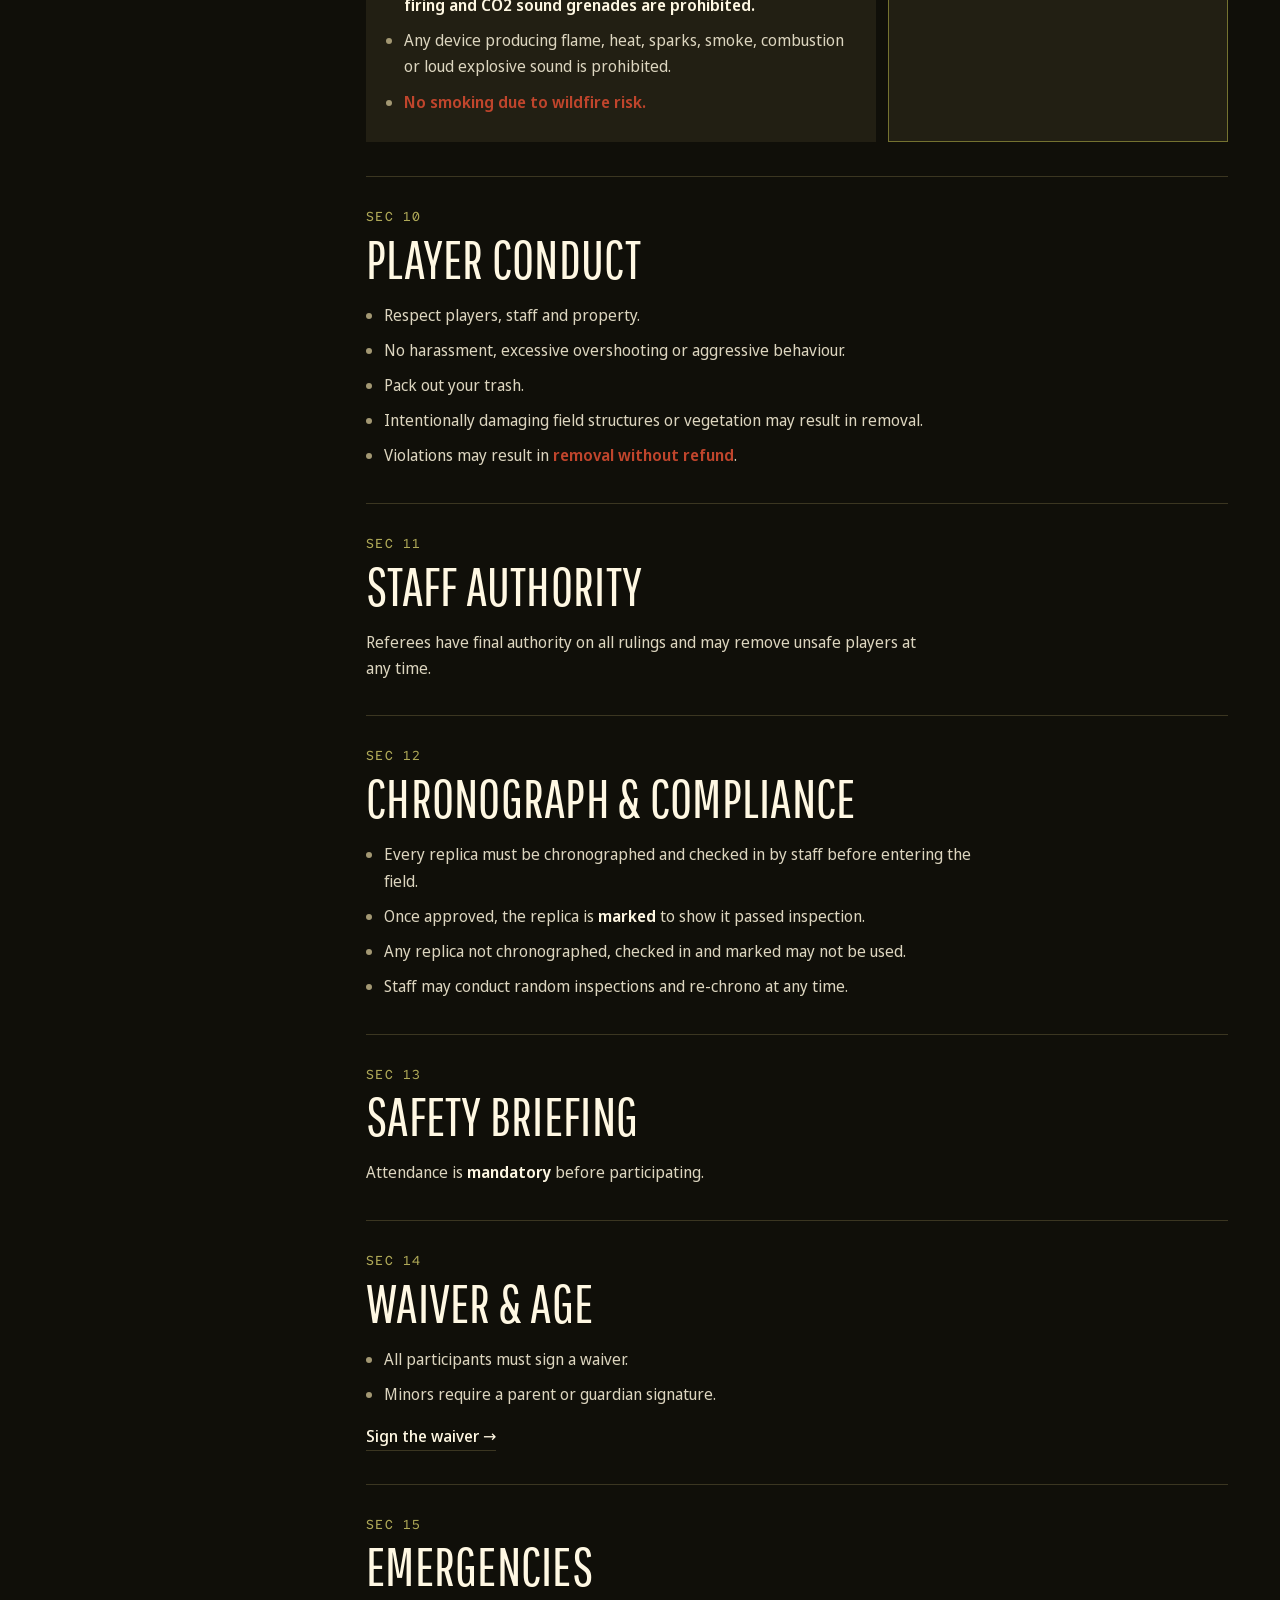
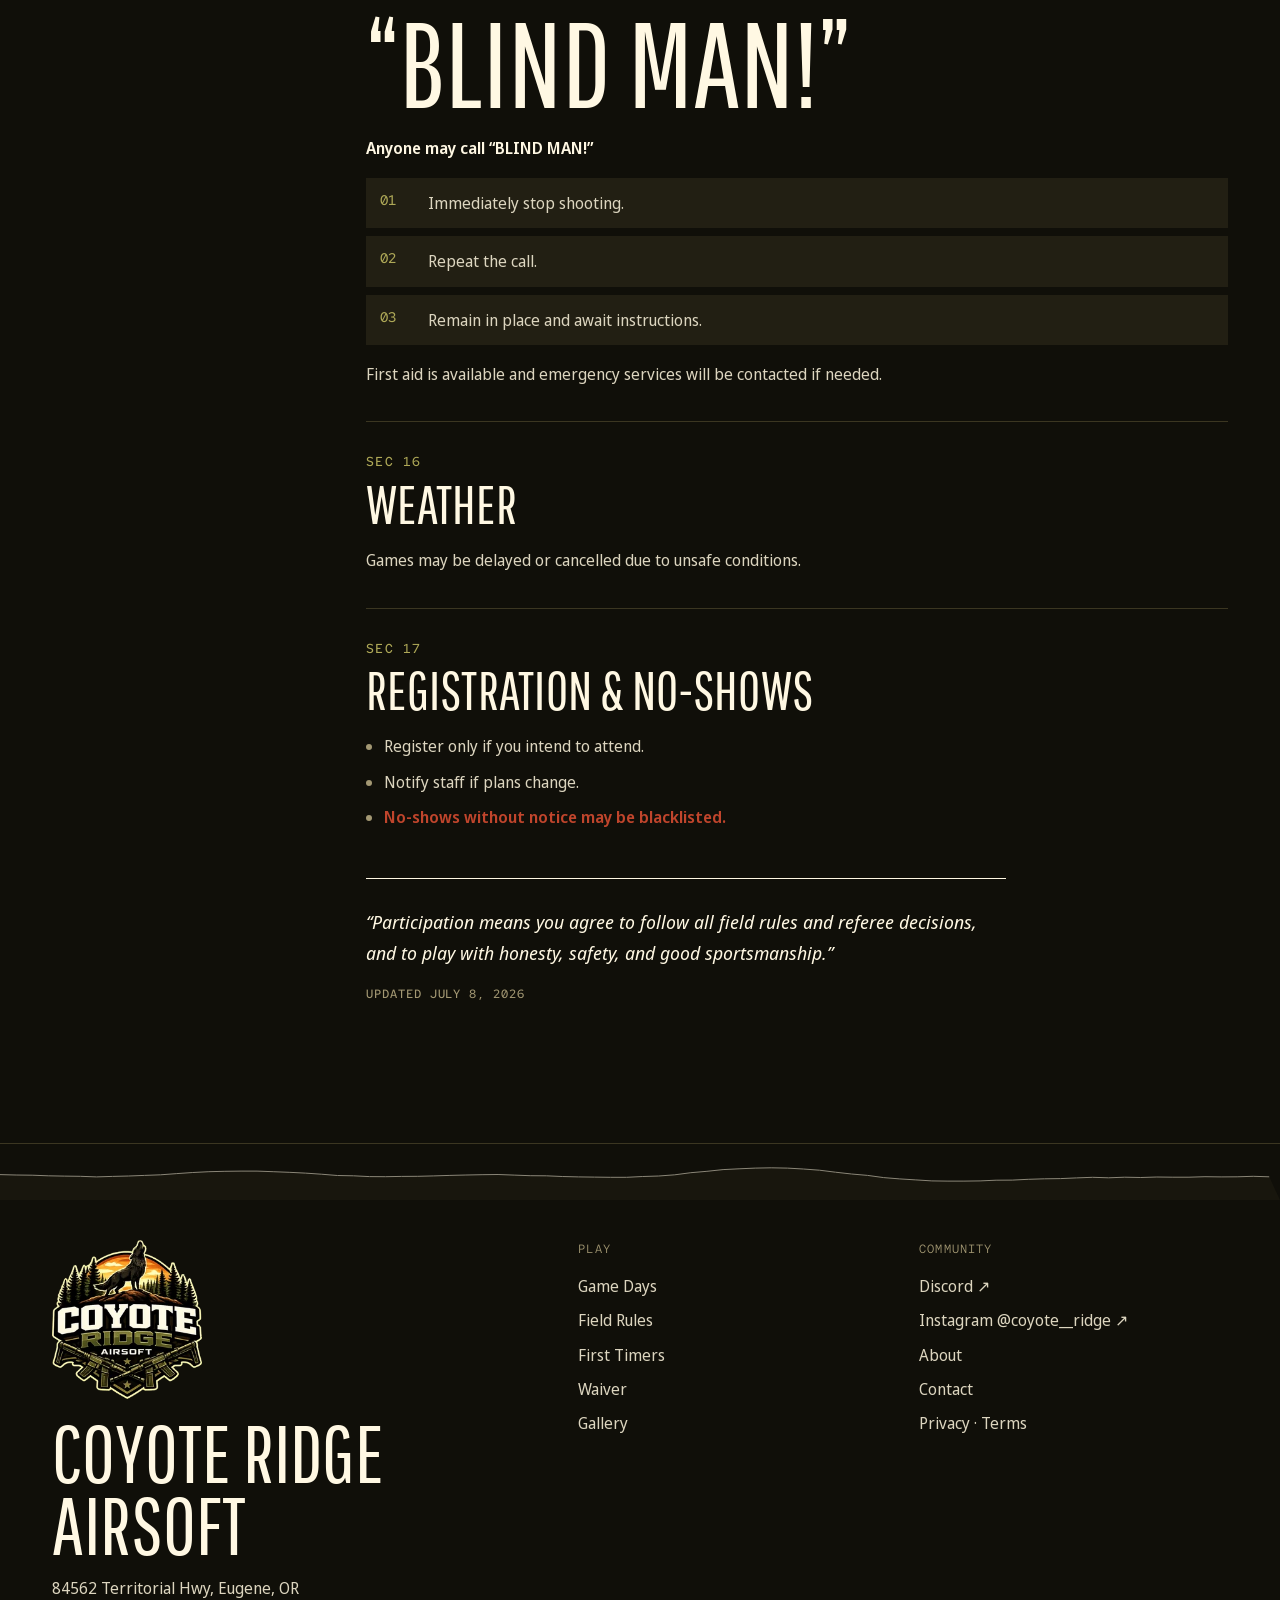
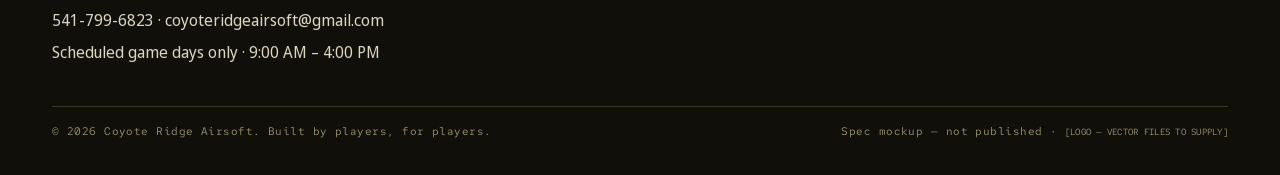
<file: field-rules.html>
<!doctype html>
<html lang="en-US">
<head>
<meta charset="utf-8">
<meta name="viewport" content="width=device-width, initial-scale=1, viewport-fit=cover">
<title>Field Rules — FPS Limits, MED & Safety | Coyote Ridge Airsoft, Eugene OR</title>
<meta name="description" content="Coyote Ridge Airsoft field rules, updated July 8, 2026: FPS limits by class, minimum engagement distances, SMG qualification, eye protection, medic rule and banned items.">
<meta name="robots" content="noindex, nofollow">
<meta property="og:type" content="website">
<meta property="og:site_name" content="Coyote Ridge Airsoft">
<meta property="og:title" content="Field Rules — FPS Limits, MED & Safety | Coyote Ridge Airsoft, Eugene OR">
<meta property="og:description" content="Coyote Ridge Airsoft field rules, updated July 8, 2026: FPS limits by class, minimum engagement distances, SMG qualification, eye protection, medic rule and banned items.">
<meta property="og:image" content="https://coyoteridgeairsoft.com/images/og-card.jpg">
<meta property="og:image:width" content="1200">
<meta property="og:image:height" content="630">
<meta property="og:image:alt" content="Coyote Ridge Airsoft logo over an airsoft player in woodland, Eugene, Oregon">
<meta name="twitter:card" content="summary_large_image">
<meta name="twitter:title" content="Field Rules — FPS Limits, MED & Safety | Coyote Ridge Airsoft, Eugene OR">
<meta name="twitter:description" content="Coyote Ridge Airsoft field rules, updated July 8, 2026: FPS limits by class, minimum engagement distances, SMG qualification, eye protection, medic rule and banned items.">
<meta name="twitter:image" content="https://coyoteridgeairsoft.com/images/og-card.jpg">
<meta name="theme-color" content="#100F09">
<link rel="icon" href="favicon.svg" type="image/svg+xml">
<link rel="preconnect" href="https://fonts.googleapis.com">
<link rel="preconnect" href="https://fonts.gstatic.com" crossorigin>
<link href="https://fonts.googleapis.com/css2?family=Noto+Sans+Display:wght@400;500;600;700&amp;family=Pathway+Gothic+One&amp;family=Red+Hat+Mono:wght@400;500&amp;display=swap" rel="stylesheet">
<link rel="stylesheet" href="styles.css">
<script>document.documentElement.classList.add('js')</script>

</head>
<body>
<div class="gearstrip" role="note" aria-label="Gear requirement">
  <p><span class="flag">BRING YOUR OWN GEAR</span> · MARKER, MASK AND BBs ARE PLAYER-SUPPLIED · <span class="flag">RENTALS ARE NOT AVAILABLE AT THIS TIME</span>
  <small>Scheduled game days only · 9:00 AM – 4:00 PM</small></p>
</div>
<a class="skip" href="#main">Skip to content</a>
<div class="mock">Spec mockup · not the live site · items in [brackets] are unconfirmed</div>
<header class="site-head">
  <div class="wrap site-head__in">
    <a class="brand" href="index.html" aria-label="Coyote Ridge Airsoft — home"><img class="brand__logo" src="assets/logo-120.webp" srcset="assets/logo-120.webp 1x, assets/logo-240.webp 2x" width="120" height="127" alt="Coyote Ridge Airsoft logo"><span class="brand__name">Coyote Ridge</span></a>
    <nav class="nav" aria-label="Main"><a href="index.html">Home</a><a href="game-days.html">Game Days</a><a href="the-field.html">The Field</a><a href="field-rules.html" aria-current="page">Field Rules</a><a href="first-timers.html">First Timers</a><a href="plan-your-visit.html">Plan Your Visit</a><a href="contact.html">Contact</a></nav>
    <div class="head-actions">
      <a class="tel" href="tel:+15417996823">541-799-6823</a>
      <a class="btn btn--sm" href="waiver.html">Sign the Waiver</a>
      <button class="menu-btn" type="button" data-drawer-open aria-controls="drawer" aria-expanded="false">Menu</button>
    </div>
  </div>
  <svg class="head-strip" viewBox="0 0 1000 10" preserveAspectRatio="none" aria-hidden="true" focusable="false"><path class="line" d="M0.0 5.5 L12.6 5.5 L25.1 5.6 L37.7 5.7 L50.2 5.7 L62.8 5.8 L75.3 5.9 L87.9 5.8 L100.4 5.7 L113.0 5.6 L125.5 5.5 L138.1 5.3 L150.6 5.1 L163.2 4.9 L175.7 4.9 L188.3 4.8 L200.8 4.8 L213.4 4.9 L225.9 5.1 L238.5 5.2 L251.0 5.4 L263.6 5.6 L276.2 5.7 L288.7 5.8 L301.3 5.8 L313.8 5.8 L326.4 5.8 L338.9 5.7 L351.5 5.6 L364.0 5.5 L376.6 5.5 L389.1 5.4 L401.7 5.6 L414.2 5.7 L426.8 5.7 L439.3 5.8 L451.9 5.9 L464.4 5.9 L477.0 6.0 L489.5 5.9 L502.1 5.8 L514.6 5.7 L527.2 5.5 L539.7 5.1 L552.3 4.9 L564.9 4.6 L577.4 4.4 L590.0 4.3 L602.5 4.3 L615.1 4.3 L627.6 4.5 L640.2 4.7 L652.7 5.0 L665.3 5.4 L677.8 5.6 L690.4 6.0 L702.9 6.2 L715.5 6.4 L728.0 6.6 L740.6 6.6 L753.1 6.6 L765.7 6.6 L778.2 6.5 L790.8 6.4 L803.3 6.3 L815.9 6.2 L828.5 6.2 L841.0 6.1 L853.6 6.0 L866.1 6.0 L878.7 5.9 L891.2 6.0 L903.8 5.9 L916.3 5.9 L928.9 5.9 L941.4 5.8 L954.0 5.9 L966.5 5.9 L979.1 5.8 L991.6 5.9"/><path class="done" d="M0.0 5.5 L12.6 5.5 L25.1 5.6 L37.7 5.7 L50.2 5.7 L62.8 5.8 L75.3 5.9 L87.9 5.8 L100.4 5.7 L113.0 5.6 L125.5 5.5 L138.1 5.3 L150.6 5.1 L163.2 4.9 L175.7 4.9 L188.3 4.8 L200.8 4.8 L213.4 4.9 L225.9 5.1 L238.5 5.2 L251.0 5.4 L263.6 5.6 L276.2 5.7 L288.7 5.8 L301.3 5.8 L313.8 5.8 L326.4 5.8 L338.9 5.7 L351.5 5.6 L364.0 5.5 L376.6 5.5 L389.1 5.4 L401.7 5.6 L414.2 5.7 L426.8 5.7 L439.3 5.8 L451.9 5.9 L464.4 5.9 L477.0 6.0 L489.5 5.9 L502.1 5.8 L514.6 5.7 L527.2 5.5 L539.7 5.1 L552.3 4.9 L564.9 4.6 L577.4 4.4 L590.0 4.3 L602.5 4.3 L615.1 4.3 L627.6 4.5 L640.2 4.7 L652.7 5.0 L665.3 5.4 L677.8 5.6 L690.4 6.0 L702.9 6.2 L715.5 6.4 L728.0 6.6 L740.6 6.6 L753.1 6.6 L765.7 6.6 L778.2 6.5 L790.8 6.4 L803.3 6.3 L815.9 6.2 L828.5 6.2 L841.0 6.1 L853.6 6.0 L866.1 6.0 L878.7 5.9 L891.2 6.0 L903.8 5.9 L916.3 5.9 L928.9 5.9 L941.4 5.8 L954.0 5.9 L966.5 5.9 L979.1 5.8 L991.6 5.9" pathLength="1" style="stroke-dasharray:1;stroke-dashoffset:1"/></svg>
</header>
<div class="drawer" id="drawer" role="dialog" aria-modal="true" aria-label="Menu">
  <button class="menu-btn" type="button" data-drawer-close>Close</button>
  <a href="index.html">Home</a><a href="game-days.html">Game Days</a><a href="the-field.html">The Field</a><a href="field-rules.html" aria-current="page">Field Rules</a><a href="first-timers.html">First Timers</a><a href="plan-your-visit.html">Plan Your Visit</a><a href="contact.html">Contact</a>
  <div class="drawer__foot">
    <a class="btn" href="waiver.html" style="font-family:var(--sans);font-size:.92rem">Sign the Waiver</a>
    <a class="btn btn--line" href="tel:+15417996823" style="font-family:var(--sans);font-size:.92rem">Call 541-799-6823</a>
  </div>
</div>

<main id="main">
<section class="pagehead topo-tight">
  <div class="wrap">
    <span class="ref">Field rules · 17 sections · updated July 8, 2026</span>
    <h1>Field rules</h1>
    <p class="lede">Read these before your first game day. Every figure here is a condition of entry.</p>
    <p class="updated">Updated July 8, 2026</p><p class="no-print" style="margin-top:12px"><button class="btn btn--line btn--sm" type="button" onclick="window.print()">Print the rules</button></p>
  </div>
</section>
<section class="section" style="padding-top:24px">
  <div class="wrap">
    <div class="duo" style="align-items:start;margin-bottom:56px">
      <div><div class="spec-wrap brk section--surface">
<table class="spec" aria-describedby="fps-chips-rules">
  <caption>FPS quick reference · updated July 8, 2026</caption>
  <thead><tr><th scope="col">Class</th><th scope="col">Limit</th><th scope="col">Fire mode</th></tr></thead>
  <tbody><tr><th scope="row">Pistols / SMGs</th><td class="lim">380<small>FPS</small></td><td class="mode">Semi + SMG auto</td></tr><tr><th scope="row">Rifles</th><td class="lim">420<small>FPS</small></td><td class="mode">Semi only</td></tr><tr><th scope="row">DMR</th><td class="lim">475<small>FPS</small></td><td class="mode">Semi only</td></tr><tr><th scope="row">Bolt action</th><td class="lim">550<small>FPS</small></td><td class="mode">Bolt only</td></tr><tr><th scope="row">LMG / support</th><td class="lim">1.5<small>J</small></td><td class="mode">Max 25 RPS</td></tr></tbody>
</table>
</div>
<ul class="chips" id="fps-chips-rules" style="margin-top:12px"><li>Bio BBs required</li><li>Chrono before play</li><li>HPA tournament locked</li><li>Random re-chrono may occur</li></ul></div>
      <div class="panel"><figure class="med" style="margin:0">
  <figcaption class="ref" style="margin-bottom:10px">Minimum engagement distance (MED)</figcaption>
  <div class="med__bar" aria-hidden="true"><div class="b1">≤400 FPS · No MED</div><div class="b2">400–500 · 50 ft</div><div class="b3">500+ FPS · 100 ft</div></div>
  <div class="med__ticks" aria-hidden="true"><span></span><span data-t="400"></span><span data-t="500"></span></div>
  <ul class="med__list">
    <li><span class="fig">≤400 FPS</span>: no MED</li>
    <li><span class="fig">400–500 FPS</span>: <span class="fig">50 ft</span></li>
    <li><span class="fig">500+ FPS</span>: <span class="fig">100 ft</span></li>
  </ul>
  <div class="med__notes">
    <p style="margin:0"><strong>DMRs and snipers must carry a sidearm.</strong></p>
    <p style="margin:0">No mandatory bang rule, but surrender offers are encouraged.</p>
  </div>
</figure></div>
    </div>
    <div class="jump"><label for="jump">Jump to section</label><select id="jump"><option value="">Choose a section…</option><option value="01-general-safety">01 · General safety</option><option value="02-required-protective-gear">02 · Required protective gear</option><option value="03-fps-power-limits">03 · FPS / power limits</option><option value="04-lmg-support-weapons">04 · LMG / support weapons</option><option value="05-minimum-engagement-distance">05 · Minimum engagement distance</option><option value="06-hits-gameplay">06 · Hits & gameplay</option><option value="07-medic-rule">07 · Medic rule</option><option value="08-safe-zone">08 · Safe zone</option><option value="09-banned-items">09 · Banned items</option><option value="10-player-conduct">10 · Player conduct</option><option value="11-staff-authority">11 · Staff authority</option><option value="12-chronograph-compliance">12 · Chronograph & compliance</option><option value="13-safety-briefing">13 · Safety briefing</option><option value="14-waiver-age">14 · Waiver & age</option><option value="15-emergencies">15 · Emergencies</option><option value="16-weather">16 · Weather</option><option value="17-registration-no-shows">17 · Registration & no-shows</option></select></div>
    <div class="doc">
      <nav class="toc" aria-label="Rules index"><ol><li><a href="#01-general-safety"><span class="num">01</span><span>General safety</span></a></li><li><a href="#02-required-protective-gear"><span class="num">02</span><span>Required protective gear</span></a></li><li><a href="#03-fps-power-limits"><span class="num">03</span><span>FPS / power limits</span></a></li><li><a href="#04-lmg-support-weapons"><span class="num">04</span><span>LMG / support weapons</span></a></li><li><a href="#05-minimum-engagement-distance"><span class="num">05</span><span>Minimum engagement distance</span></a></li><li><a href="#06-hits-gameplay"><span class="num">06</span><span>Hits &amp; gameplay</span></a></li><li><a href="#07-medic-rule"><span class="num">07</span><span>Medic rule</span></a></li><li><a href="#08-safe-zone"><span class="num">08</span><span>Safe zone</span></a></li><li><a href="#09-banned-items"><span class="num">09</span><span>Banned items</span></a></li><li><a href="#10-player-conduct"><span class="num">10</span><span>Player conduct</span></a></li><li><a href="#11-staff-authority"><span class="num">11</span><span>Staff authority</span></a></li><li><a href="#12-chronograph-compliance"><span class="num">12</span><span>Chronograph &amp; compliance</span></a></li><li><a href="#13-safety-briefing"><span class="num">13</span><span>Safety briefing</span></a></li><li><a href="#14-waiver-age"><span class="num">14</span><span>Waiver &amp; age</span></a></li><li><a href="#15-emergencies"><span class="num">15</span><span>Emergencies</span></a></li><li><a href="#16-weather"><span class="num">16</span><span>Weather</span></a></li><li><a href="#17-registration-no-shows"><span class="num">17</span><span>Registration &amp; no-shows</span></a></li></ol></nav>
      <div>
        <section class="rule-sec" id="01-general-safety" aria-labelledby="h-01">
  <span class="num">SEC 01</span>
  <h2 id="h-01"><a href="#01-general-safety">General safety</a></h2>
  <ul>
<li>Full-seal <strong>ANSI Z87.1+</strong> eye protection in all active play areas; <span class="flag">mesh goggles prohibited</span>.</li>
<li>Eye pro stays on until inside the designated safe zone; removing it in an active area means <span class="flag">immediate removal</span>.</li>
<li>Barrel covers on, magazines out, chambers cleared in the safe zone.</li>
<li>No blind firing — you must see your target.</li>
<li>No physical contact, aggressive behaviour, drugs or alcohol.</li>
<li>Treat every replica as if it is loaded.</li></ul>
</section><section class="rule-sec" id="02-required-protective-gear" aria-labelledby="h-02">
  <span class="num">SEC 02</span>
  <h2 id="h-02"><a href="#02-required-protective-gear">Required protective gear</a></h2>
  <ul>
<li>Players <strong>under 18 must wear full-face protection</strong>.</li>
<li>Players 18+ must wear full-seal <strong>ANSI Z87.1+</strong> eye protection.</li>
<li>Lower face protection strongly recommended.</li></ul>
<div class="callout"><span class="ref">Eye protection, in full</span><p>Full-seal <strong>ANSI Z87.1+</strong> eye protection. <span class="flag">Mesh goggles are prohibited.</span> Eye pro stays on until you are inside the designated safe zone. <strong>Players under 18 must wear full-face protection.</strong></p></div>
</section><section class="rule-sec" id="03-fps-power-limits" aria-labelledby="h-03">
  <span class="num">SEC 03</span>
  <h2 id="h-03"><a href="#03-fps-power-limits">FPS / power limits</a></h2>
  <p>As the table above. Only <strong>true SMG replicas</strong> may use controlled full-auto up to <span class="fig">25 RPS</span> within the <span class="fig">380</span> limit. Qualifying platforms:</p>
<ul class="platforms" aria-label="Qualifying SMG platforms"><li>MP5</li><li>MP7</li><li>MP9</li><li>UMP</li><li>P90</li><li>KRISS Vector</li><li>CZ Scorpion EVO</li><li>MAC-10</li><li>Uzi</li><li>and similar</li></ul>
<div class="callout"><span class="ref">AR-platform exclusion</span><p>AR-platform replicas are NOT SMGs regardless of barrel length, stock, magazine or caliber conversion — semi only.</p></div>
<ul><li>Bio BBs required.</li><li>Chrono required before play.</li><li>HPA must be <strong>tournament locked</strong>.</li>
<li>Random chrono and <strong>joule creep</strong> checks may occur; replicas over the limit are <span class="flag">removed from play</span>.</li></ul>
</section><section class="rule-sec" id="04-lmg-support-weapons" aria-labelledby="h-04">
  <span class="num">SEC 04</span>
  <h2 id="h-04"><a href="#04-lmg-support-weapons">LMG / support weapons</a></h2>
  <ul><li>Replica support weapons only (<strong>M249, PKM, RPK</strong> etc).</li><li>No converted rifles.</li><li>Box or drum magazines only.</li></ul>
<dl class="specblock"><div><dt>Energy</dt><dd>≤1.5 J</dd></div><div><dt>Rate</dt><dd>max 25 RPS</dd></div><div><dt>MED</dt><dd>50 ft</dd></div><div><dt>Bursts</dt><dd>5–10 rounds</dd></div></dl>
<ul><li>Controlled bursts of <span class="fig">5–10 rounds</span>; no mag dumping or sustained full-auto.</li><li>Staff reserve final approval.</li></ul>
</section><section class="rule-sec" id="05-minimum-engagement-distance" aria-labelledby="h-05">
  <span class="num">SEC 05</span>
  <h2 id="h-05"><a href="#05-minimum-engagement-distance">Minimum engagement distance</a></h2>
  <figure class="med" style="margin:0">
  <figcaption class="ref" style="margin-bottom:10px">Minimum engagement distance (MED)</figcaption>
  <div class="med__bar" aria-hidden="true"><div class="b1">≤400 FPS · No MED</div><div class="b2">400–500 · 50 ft</div><div class="b3">500+ FPS · 100 ft</div></div>
  <div class="med__ticks" aria-hidden="true"><span></span><span data-t="400"></span><span data-t="500"></span></div>
  <ul class="med__list">
    <li><span class="fig">≤400 FPS</span>: no MED</li>
    <li><span class="fig">400–500 FPS</span>: <span class="fig">50 ft</span></li>
    <li><span class="fig">500+ FPS</span>: <span class="fig">100 ft</span></li>
  </ul>
  <div class="med__notes">
    <p style="margin:0"><strong>DMRs and snipers must carry a sidearm.</strong></p>
    <p style="margin:0">No mandatory bang rule, but surrender offers are encouraged.</p>
  </div>
</figure>
</section><section class="rule-sec" id="06-hits-gameplay" aria-labelledby="h-06">
  <span class="num">SEC 06</span>
  <h2 id="h-06"><a href="#06-hits-gameplay">Hits &amp; gameplay</a></h2>
  <ul><li>Any hit to body or gear counts.</li><li><strong>Ricochets and gun hits do not.</strong></li>
<li>Call “HIT!”, raise your hand or dead rag, head to respawn.</li><li><strong>Dead men don’t talk</strong> — no relaying enemy positions once hit.</li><li>Cheating: warning, then removal.</li></ul>
</section><section class="rule-sec" id="07-medic-rule" aria-labelledby="h-07">
  <span class="num">SEC 07</span>
  <h2 id="h-07"><a href="#07-medic-rule">Medic rule</a></h2>
  <ol class="proc"><li><span><strong>One designated medic per team, identified by an armband.</strong></span></li>
<li><span>Revives are performed by <strong>attaching a zip tie to the downed player’s gear</strong>.</span></li>
<li><span>Players may only be revived <strong>once per life</strong> unless event rules state otherwise.</span></li></ol>
</section><section class="rule-sec" id="08-safe-zone" aria-labelledby="h-08">
  <span class="num">SEC 08</span>
  <h2 id="h-08"><a href="#08-safe-zone">Safe zone</a></h2>
  <ul><li>No firing or dry firing.</li><li>Barrel covers on, magazines removed, chambers cleared.</li><li>Masks may only be removed inside the safe zone.</li></ul>
</section><section class="rule-sec" id="09-banned-items" aria-labelledby="h-09">
  <span class="num">SEC 09</span>
  <h2 id="h-09"><a href="#09-banned-items">Banned items</a></h2>
  <div class="banned">
<div class="no"><h3>Prohibited</h3><ul>
<li>Real firearms, live weapons, knives, blades or sharp weapons in gameplay areas.</li>
<li>Fireworks, explosives, homemade devices, or anything not approved by staff.</li>
<li>Lasers aimed at eyes or used unsafely.</li>
<li><strong>Smoke grenades, pyrotechnics, thunder flashes, blank-firing and CO2 sound grenades are prohibited.</strong></li>
<li>Any device producing flame, heat, sparks, smoke, combustion or loud explosive sound is prohibited.</li>
<li><span class="flag">No smoking due to wildfire risk.</span></li></ul></div>
<div class="yes"><h3>Permitted</h3><ul>
<li><strong>Spring-powered reusable airsoft grenades ARE permitted.</strong></li>
<li>Vaping only in designated staging areas.</li></ul></div>
</div>
</section><section class="rule-sec" id="10-player-conduct" aria-labelledby="h-10">
  <span class="num">SEC 10</span>
  <h2 id="h-10"><a href="#10-player-conduct">Player conduct</a></h2>
  <ul><li>Respect players, staff and property.</li><li>No harassment, excessive overshooting or aggressive behaviour.</li><li>Pack out your trash.</li>
<li>Intentionally damaging field structures or vegetation may result in removal.</li><li>Violations may result in <span class="flag">removal without refund</span>.</li></ul>
</section><section class="rule-sec" id="11-staff-authority" aria-labelledby="h-11">
  <span class="num">SEC 11</span>
  <h2 id="h-11"><a href="#11-staff-authority">Staff authority</a></h2>
  <p>Referees have final authority on all rulings and may remove unsafe players at any time.</p>
</section><section class="rule-sec" id="12-chronograph-compliance" aria-labelledby="h-12">
  <span class="num">SEC 12</span>
  <h2 id="h-12"><a href="#12-chronograph-compliance">Chronograph &amp; compliance</a></h2>
  <ul><li>Every replica must be chronographed and checked in by staff before entering the field.</li>
<li>Once approved, the replica is <strong>marked</strong> to show it passed inspection.</li>
<li>Any replica not chronographed, checked in and marked may not be used.</li>
<li>Staff may conduct random inspections and re-chrono at any time.</li></ul>
</section><section class="rule-sec" id="13-safety-briefing" aria-labelledby="h-13">
  <span class="num">SEC 13</span>
  <h2 id="h-13"><a href="#13-safety-briefing">Safety briefing</a></h2>
  <p>Attendance is <strong>mandatory</strong> before participating.</p>
</section><section class="rule-sec" id="14-waiver-age" aria-labelledby="h-14">
  <span class="num">SEC 14</span>
  <h2 id="h-14"><a href="#14-waiver-age">Waiver &amp; age</a></h2>
  <ul><li>All participants must sign a waiver.</li><li>Minors require a parent or guardian signature.</li></ul><p><a class="textlink" href="waiver.html">Sign the waiver →</a></p>
</section><section class="rule-sec" id="15-emergencies" aria-labelledby="h-15">
  <span class="num">SEC 15</span>
  <h2 id="h-15"><a href="#15-emergencies">Emergencies</a></h2>
  <p class="blind">“BLIND MAN!”</p>
<p><strong>Anyone may call “BLIND MAN!”</strong></p>
<ol class="proc"><li><span>Immediately stop shooting.</span></li><li><span>Repeat the call.</span></li><li><span>Remain in place and await instructions.</span></li></ol>
<p style="margin-top:14px">First aid is available and emergency services will be contacted if needed.</p>
</section><section class="rule-sec" id="16-weather" aria-labelledby="h-16">
  <span class="num">SEC 16</span>
  <h2 id="h-16"><a href="#16-weather">Weather</a></h2>
  <p>Games may be delayed or cancelled due to unsafe conditions.</p>
</section><section class="rule-sec" id="17-registration-no-shows" aria-labelledby="h-17">
  <span class="num">SEC 17</span>
  <h2 id="h-17"><a href="#17-registration-no-shows">Registration &amp; no-shows</a></h2>
  <ul><li>Register only if you intend to attend.</li><li>Notify staff if plans change.</li><li><span class="flag">No-shows without notice may be blacklisted.</span></li></ul>
</section>
        <p class="closing">“Participation means you agree to follow all field rules and referee decisions, and to play with honesty, safety, and good sportsmanship.”</p>
        <p class="updated">Updated July 8, 2026</p>
      </div>
    </div>
  </div>
</section>

</main>
<footer class="site-foot">
  <svg class="foot-strip" viewBox="0 0 1000 56" preserveAspectRatio="none" aria-hidden="true" focusable="false"><path class="fill" d="M0.0 30.6 L12.6 31.0 L25.1 31.2 L37.7 31.8 L50.2 32.1 L62.8 32.3 L75.3 32.9 L87.9 32.4 L100.4 32.0 L113.0 31.4 L125.5 30.8 L138.1 29.6 L150.6 28.5 L163.2 27.7 L175.7 27.3 L188.3 27.1 L200.8 27.1 L213.4 27.7 L225.9 28.3 L238.5 29.1 L251.0 30.2 L263.6 31.5 L276.2 31.8 L288.7 32.6 L301.3 32.7 L313.8 32.4 L326.4 32.3 L338.9 31.9 L351.5 31.4 L364.0 31.0 L376.6 30.7 L389.1 30.5 L401.7 31.1 L414.2 31.7 L426.8 31.8 L439.3 32.5 L451.9 32.9 L464.4 33.1 L477.0 33.3 L489.5 33.3 L502.1 32.5 L514.6 32.0 L527.2 30.8 L539.7 28.7 L552.3 27.3 L564.9 25.6 L577.4 24.8 L590.0 24.1 L602.5 23.8 L615.1 24.1 L627.6 25.0 L640.2 26.2 L652.7 28.2 L665.3 30.0 L677.8 31.4 L690.4 33.6 L702.9 34.9 L715.5 35.9 L728.0 36.9 L740.6 37.1 L753.1 37.1 L765.7 36.9 L778.2 36.2 L790.8 36.1 L803.3 35.3 L815.9 34.8 L828.5 34.6 L841.0 33.9 L853.6 33.3 L866.1 33.8 L878.7 33.2 L891.2 33.5 L903.8 33.0 L916.3 33.2 L928.9 33.2 L941.4 32.7 L954.0 32.9 L966.5 32.8 L979.1 32.3 L991.6 32.8 L1000 56 L0 56Z"/><path class="line" d="M0.0 30.6 L12.6 31.0 L25.1 31.2 L37.7 31.8 L50.2 32.1 L62.8 32.3 L75.3 32.9 L87.9 32.4 L100.4 32.0 L113.0 31.4 L125.5 30.8 L138.1 29.6 L150.6 28.5 L163.2 27.7 L175.7 27.3 L188.3 27.1 L200.8 27.1 L213.4 27.7 L225.9 28.3 L238.5 29.1 L251.0 30.2 L263.6 31.5 L276.2 31.8 L288.7 32.6 L301.3 32.7 L313.8 32.4 L326.4 32.3 L338.9 31.9 L351.5 31.4 L364.0 31.0 L376.6 30.7 L389.1 30.5 L401.7 31.1 L414.2 31.7 L426.8 31.8 L439.3 32.5 L451.9 32.9 L464.4 33.1 L477.0 33.3 L489.5 33.3 L502.1 32.5 L514.6 32.0 L527.2 30.8 L539.7 28.7 L552.3 27.3 L564.9 25.6 L577.4 24.8 L590.0 24.1 L602.5 23.8 L615.1 24.1 L627.6 25.0 L640.2 26.2 L652.7 28.2 L665.3 30.0 L677.8 31.4 L690.4 33.6 L702.9 34.9 L715.5 35.9 L728.0 36.9 L740.6 37.1 L753.1 37.1 L765.7 36.9 L778.2 36.2 L790.8 36.1 L803.3 35.3 L815.9 34.8 L828.5 34.6 L841.0 33.9 L853.6 33.3 L866.1 33.8 L878.7 33.2 L891.2 33.5 L903.8 33.0 L916.3 33.2 L928.9 33.2 L941.4 32.7 L954.0 32.9 L966.5 32.8 L979.1 32.3 L991.6 32.8"/></svg>
  <div class="wrap">
    <div class="foot__grid">
      <div>
        <img class="foot__logo" src="assets/logo-240.webp" width="240" height="254" loading="lazy" alt="Coyote Ridge Airsoft logo">
        <p class="foot__name">Coyote Ridge<br>Airsoft</p>
        <p style="margin:0">84562 Territorial Hwy, Eugene, OR</p>
        <p style="margin:6px 0 0"><a href="tel:+15417996823">541-799-6823</a> · <a href="mailto:coyoteridgeairsoft@gmail.com">coyoteridgeairsoft@gmail.com</a></p>
        <p style="margin:6px 0 0">Scheduled game days only · 9:00 AM – 4:00 PM</p>
      </div>
      <div>
        <span class="ref">Play</span>
        <ul>
          <li><a href="game-days.html">Game Days</a></li>
          <li><a href="field-rules.html">Field Rules</a></li>
          <li><a href="first-timers.html">First Timers</a></li>
          <li><a href="waiver.html">Waiver</a></li>
          <li><a href="gallery.html">Gallery</a></li>
        </ul>
      </div>
      <div>
        <span class="ref">Community</span>
        <ul>
          <li><a href="https://discord.com/invite/k8CXcKvjGg" rel="noopener" target="_blank">Discord ↗</a></li>
          <li><a href="https://www.instagram.com/coyote__ridge/" rel="noopener" target="_blank">Instagram @coyote__ridge ↗</a></li>
          <li><a href="about.html">About</a></li>
          <li><a href="contact.html">Contact</a></li>
          <li><a href="privacy.html">Privacy</a> · <a href="terms.html">Terms</a></li>
        </ul>
      </div>
    </div>
    <div class="foot__base"><span>© <span data-year>2026</span> Coyote Ridge Airsoft. Built by players, for players.</span><span>Spec mockup — not published · <span class="tbc">[LOGO — VECTOR FILES TO SUPPLY]</span></span></div>
  </div>
</footer>
<nav class="mbar" aria-label="Quick actions">
  <a href="game-days.html">Game Days</a><a href="field-rules.html">Rules</a><a href="waiver.html">Waiver</a><a href="tel:+15417996823">Call</a>
</nav>
<script src="game-days.js"></script>
<script src="script.js"></script>
</body>
</html>
</file>
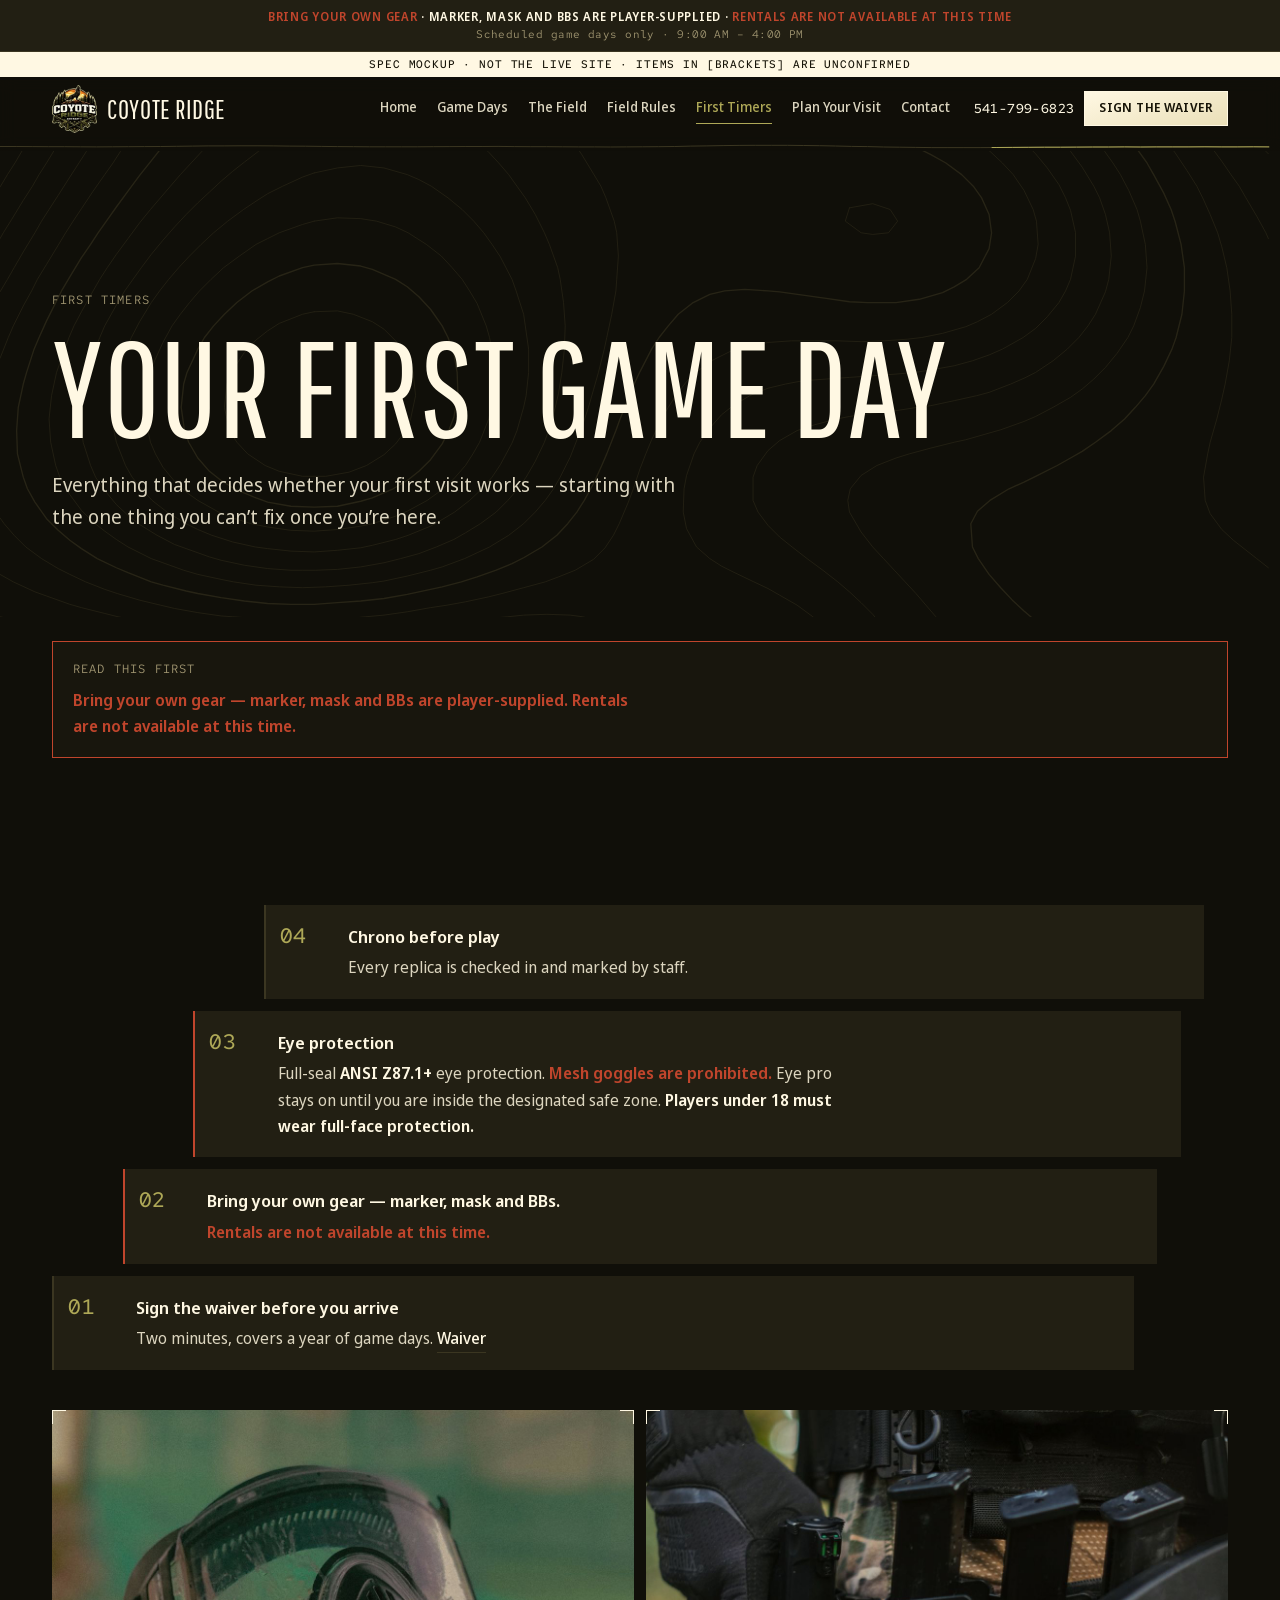
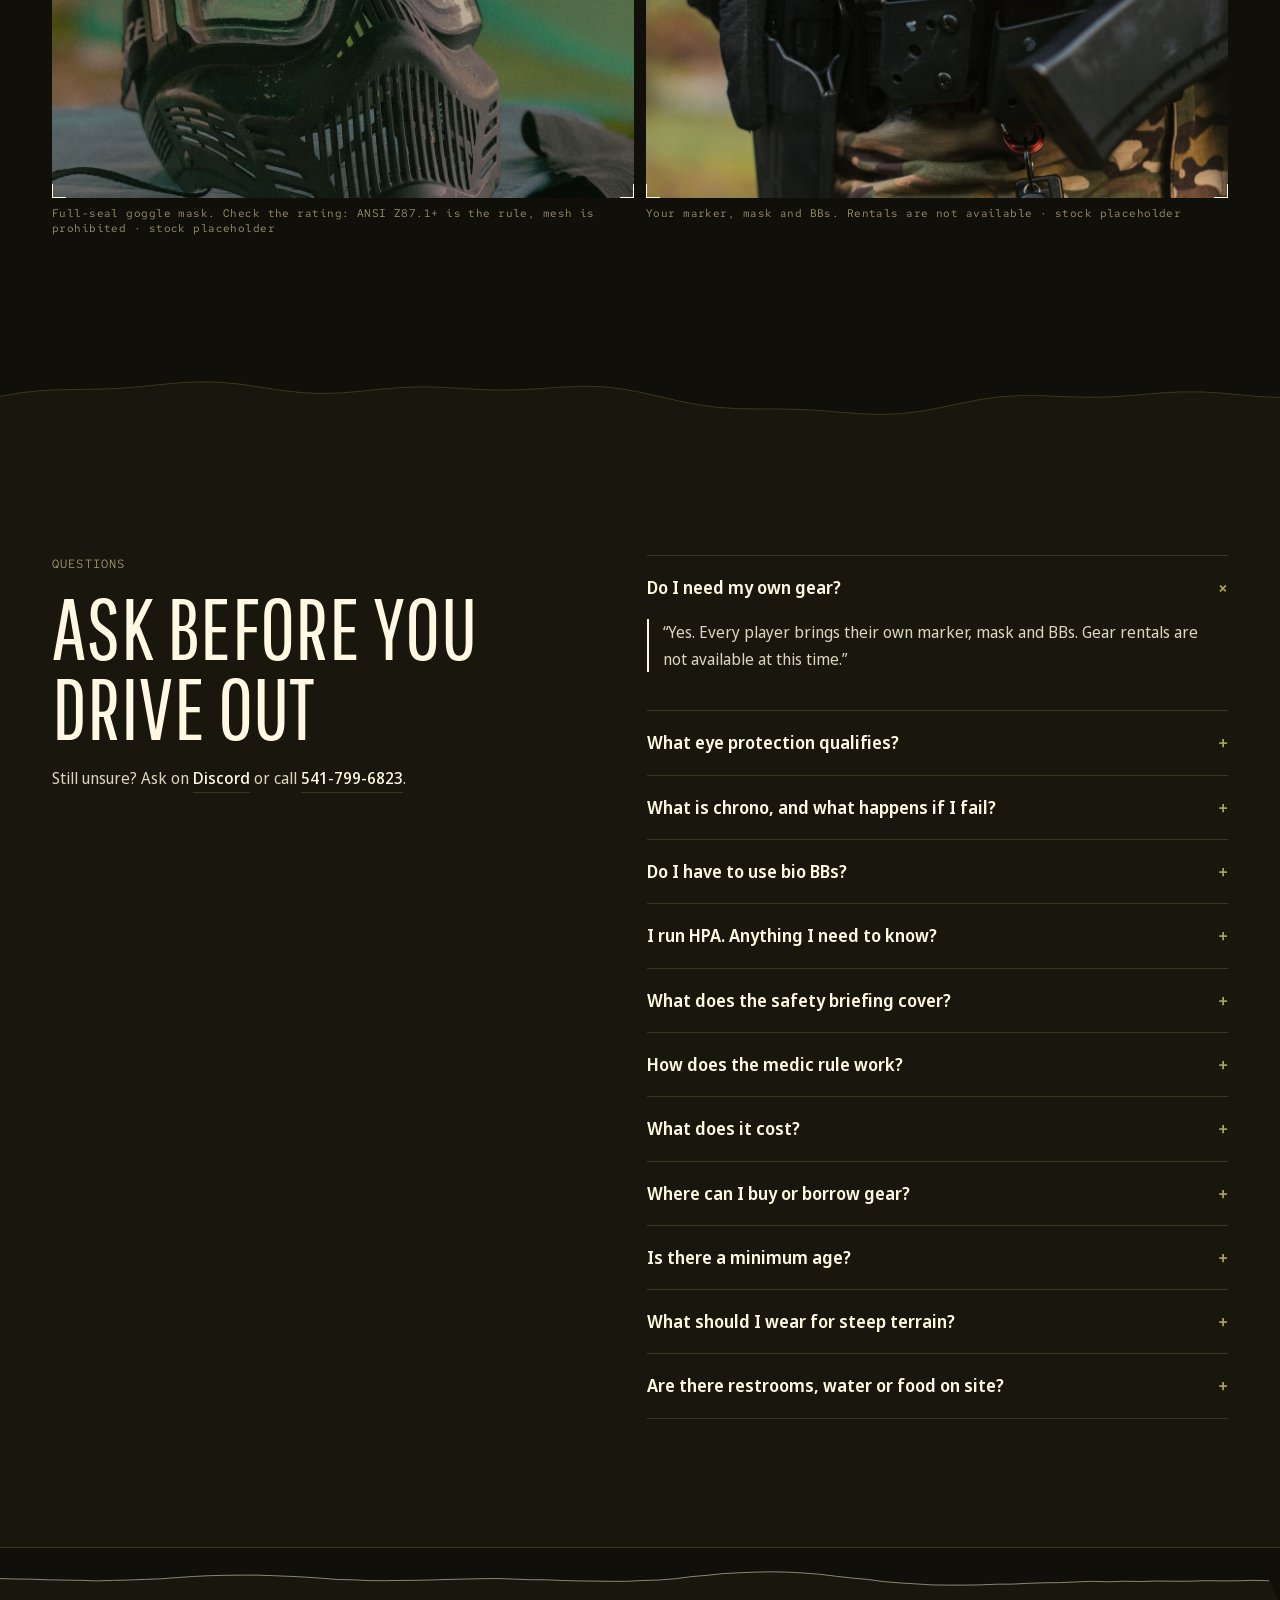
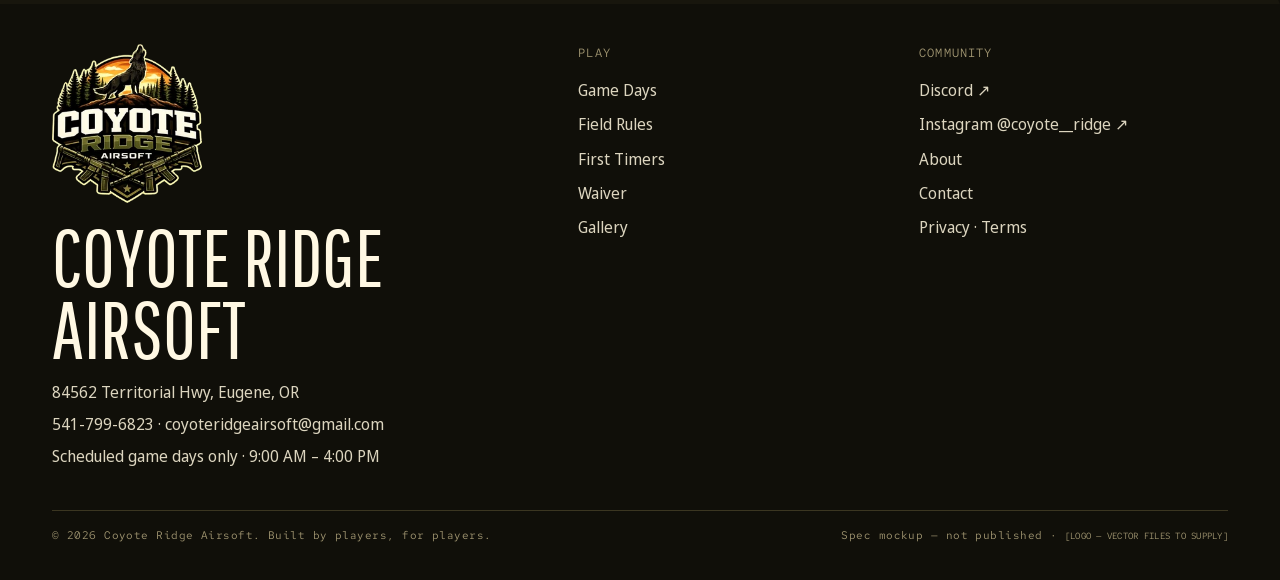
<file: first-timers.html>
<!doctype html>
<html lang="en-US">
<head>
<meta charset="utf-8">
<meta name="viewport" content="width=device-width, initial-scale=1, viewport-fit=cover">
<title>First Timers — What to Bring & Know | Coyote Ridge Airsoft, Eugene OR</title>
<meta name="description" content="New to Coyote Ridge? Bring your own marker, mask and BBs — rentals are not available. Eye protection, chrono, waiver and what to expect on your first game day.">
<meta name="robots" content="noindex, nofollow">
<meta property="og:type" content="website">
<meta property="og:site_name" content="Coyote Ridge Airsoft">
<meta property="og:title" content="First Timers — What to Bring & Know | Coyote Ridge Airsoft, Eugene OR">
<meta property="og:description" content="New to Coyote Ridge? Bring your own marker, mask and BBs — rentals are not available. Eye protection, chrono, waiver and what to expect on your first game day.">
<meta property="og:image" content="https://coyoteridgeairsoft.com/images/og-card.jpg">
<meta property="og:image:width" content="1200">
<meta property="og:image:height" content="630">
<meta property="og:image:alt" content="Coyote Ridge Airsoft logo over an airsoft player in woodland, Eugene, Oregon">
<meta name="twitter:card" content="summary_large_image">
<meta name="twitter:title" content="First Timers — What to Bring & Know | Coyote Ridge Airsoft, Eugene OR">
<meta name="twitter:description" content="New to Coyote Ridge? Bring your own marker, mask and BBs — rentals are not available. Eye protection, chrono, waiver and what to expect on your first game day.">
<meta name="twitter:image" content="https://coyoteridgeairsoft.com/images/og-card.jpg">
<meta name="theme-color" content="#100F09">
<link rel="icon" href="favicon.svg" type="image/svg+xml">
<link rel="preconnect" href="https://fonts.googleapis.com">
<link rel="preconnect" href="https://fonts.gstatic.com" crossorigin>
<link href="https://fonts.googleapis.com/css2?family=Noto+Sans+Display:wght@400;500;600;700&amp;family=Pathway+Gothic+One&amp;family=Red+Hat+Mono:wght@400;500&amp;display=swap" rel="stylesheet">
<link rel="stylesheet" href="styles.css">
<script>document.documentElement.classList.add('js')</script>

</head>
<body>
<div class="gearstrip" role="note" aria-label="Gear requirement">
  <p><span class="flag">BRING YOUR OWN GEAR</span> · MARKER, MASK AND BBs ARE PLAYER-SUPPLIED · <span class="flag">RENTALS ARE NOT AVAILABLE AT THIS TIME</span>
  <small>Scheduled game days only · 9:00 AM – 4:00 PM</small></p>
</div>
<a class="skip" href="#main">Skip to content</a>
<div class="mock">Spec mockup · not the live site · items in [brackets] are unconfirmed</div>
<header class="site-head">
  <div class="wrap site-head__in">
    <a class="brand" href="index.html" aria-label="Coyote Ridge Airsoft — home"><img class="brand__logo" src="assets/logo-120.webp" srcset="assets/logo-120.webp 1x, assets/logo-240.webp 2x" width="120" height="127" alt="Coyote Ridge Airsoft logo"><span class="brand__name">Coyote Ridge</span></a>
    <nav class="nav" aria-label="Main"><a href="index.html">Home</a><a href="game-days.html">Game Days</a><a href="the-field.html">The Field</a><a href="field-rules.html">Field Rules</a><a href="first-timers.html" aria-current="page">First Timers</a><a href="plan-your-visit.html">Plan Your Visit</a><a href="contact.html">Contact</a></nav>
    <div class="head-actions">
      <a class="tel" href="tel:+15417996823">541-799-6823</a>
      <a class="btn btn--sm" href="waiver.html">Sign the Waiver</a>
      <button class="menu-btn" type="button" data-drawer-open aria-controls="drawer" aria-expanded="false">Menu</button>
    </div>
  </div>
  <svg class="head-strip" viewBox="0 0 1000 10" preserveAspectRatio="none" aria-hidden="true" focusable="false"><path class="line" d="M0.0 5.5 L12.6 5.5 L25.1 5.6 L37.7 5.7 L50.2 5.7 L62.8 5.8 L75.3 5.9 L87.9 5.8 L100.4 5.7 L113.0 5.6 L125.5 5.5 L138.1 5.3 L150.6 5.1 L163.2 4.9 L175.7 4.9 L188.3 4.8 L200.8 4.8 L213.4 4.9 L225.9 5.1 L238.5 5.2 L251.0 5.4 L263.6 5.6 L276.2 5.7 L288.7 5.8 L301.3 5.8 L313.8 5.8 L326.4 5.8 L338.9 5.7 L351.5 5.6 L364.0 5.5 L376.6 5.5 L389.1 5.4 L401.7 5.6 L414.2 5.7 L426.8 5.7 L439.3 5.8 L451.9 5.9 L464.4 5.9 L477.0 6.0 L489.5 5.9 L502.1 5.8 L514.6 5.7 L527.2 5.5 L539.7 5.1 L552.3 4.9 L564.9 4.6 L577.4 4.4 L590.0 4.3 L602.5 4.3 L615.1 4.3 L627.6 4.5 L640.2 4.7 L652.7 5.0 L665.3 5.4 L677.8 5.6 L690.4 6.0 L702.9 6.2 L715.5 6.4 L728.0 6.6 L740.6 6.6 L753.1 6.6 L765.7 6.6 L778.2 6.5 L790.8 6.4 L803.3 6.3 L815.9 6.2 L828.5 6.2 L841.0 6.1 L853.6 6.0 L866.1 6.0 L878.7 5.9 L891.2 6.0 L903.8 5.9 L916.3 5.9 L928.9 5.9 L941.4 5.8 L954.0 5.9 L966.5 5.9 L979.1 5.8 L991.6 5.9"/><path class="done" d="M0.0 5.5 L12.6 5.5 L25.1 5.6 L37.7 5.7 L50.2 5.7 L62.8 5.8 L75.3 5.9 L87.9 5.8 L100.4 5.7 L113.0 5.6 L125.5 5.5 L138.1 5.3 L150.6 5.1 L163.2 4.9 L175.7 4.9 L188.3 4.8 L200.8 4.8 L213.4 4.9 L225.9 5.1 L238.5 5.2 L251.0 5.4 L263.6 5.6 L276.2 5.7 L288.7 5.8 L301.3 5.8 L313.8 5.8 L326.4 5.8 L338.9 5.7 L351.5 5.6 L364.0 5.5 L376.6 5.5 L389.1 5.4 L401.7 5.6 L414.2 5.7 L426.8 5.7 L439.3 5.8 L451.9 5.9 L464.4 5.9 L477.0 6.0 L489.5 5.9 L502.1 5.8 L514.6 5.7 L527.2 5.5 L539.7 5.1 L552.3 4.9 L564.9 4.6 L577.4 4.4 L590.0 4.3 L602.5 4.3 L615.1 4.3 L627.6 4.5 L640.2 4.7 L652.7 5.0 L665.3 5.4 L677.8 5.6 L690.4 6.0 L702.9 6.2 L715.5 6.4 L728.0 6.6 L740.6 6.6 L753.1 6.6 L765.7 6.6 L778.2 6.5 L790.8 6.4 L803.3 6.3 L815.9 6.2 L828.5 6.2 L841.0 6.1 L853.6 6.0 L866.1 6.0 L878.7 5.9 L891.2 6.0 L903.8 5.9 L916.3 5.9 L928.9 5.9 L941.4 5.8 L954.0 5.9 L966.5 5.9 L979.1 5.8 L991.6 5.9" pathLength="1" style="stroke-dasharray:1;stroke-dashoffset:1"/></svg>
</header>
<div class="drawer" id="drawer" role="dialog" aria-modal="true" aria-label="Menu">
  <button class="menu-btn" type="button" data-drawer-close>Close</button>
  <a href="index.html">Home</a><a href="game-days.html">Game Days</a><a href="the-field.html">The Field</a><a href="field-rules.html">Field Rules</a><a href="first-timers.html" aria-current="page">First Timers</a><a href="plan-your-visit.html">Plan Your Visit</a><a href="contact.html">Contact</a>
  <div class="drawer__foot">
    <a class="btn" href="waiver.html" style="font-family:var(--sans);font-size:.92rem">Sign the Waiver</a>
    <a class="btn btn--line" href="tel:+15417996823" style="font-family:var(--sans);font-size:.92rem">Call 541-799-6823</a>
  </div>
</div>

<main id="main">
<section class="pagehead topo">
  <div class="wrap">
    <span class="ref">First timers</span>
    <h1>Your first game day</h1>
    <p class="lede">Everything that decides whether your first visit works — starting with the one thing you can’t fix once you’re here.</p>
    
  </div>
</section>
<section class="section" style="padding-top:24px">
  <div class="wrap">
    <div class="callout" style="border-color:var(--cr-flag);max-width:none;margin:0 0 40px"><span class="ref">Read this first</span>
      <p><span class="flag">Bring your own gear — marker, mask and BBs are player-supplied. Rentals are not available at this time.</span></p></div>
    <ol class="climb"><li class="rise" style="--i:1;--d:0ms"><span class="num">01</span><p><strong>Sign the waiver before you arrive</strong>Two minutes, covers a year of game days. <a class="textlink" href="waiver.html">Waiver</a></p></li><li class="rise is-flag" style="--i:2;--d:70ms"><span class="num">02</span><p><strong>Bring your own gear — marker, mask and BBs.</strong><span class="flag">Rentals are not available at this time.</span></p></li><li class="rise is-flag" style="--i:3;--d:140ms"><span class="num">03</span><p><strong>Eye protection</strong>Full-seal <strong>ANSI Z87.1+</strong> eye protection. <span class="flag">Mesh goggles are prohibited.</span> Eye pro stays on until you are inside the designated safe zone. <strong>Players under 18 must wear full-face protection.</strong></p></li><li class="rise" style="--i:4;--d:210ms"><span class="num">04</span><p><strong>Chrono before play</strong>Every replica is checked in and marked by staff.</p></li><li class="rise" style="--i:5;--d:280ms"><span class="num">05</span><p><strong>Mandatory safety briefing</strong>Then games, 9:00 AM – 4:00 PM.</p></li></ol>
    <div class="photos photos--2" style="margin-top:40px">
      <figure class="photo rise"><div class="photo__img brk"><img src="images/gear-mask.jpg" width="1200" height="800" alt="A full-face goggle mask resting on a table at a field." sizes="(min-width:760px) 50vw, 100vw" loading="lazy" decoding="async"></div><figcaption>Full-seal goggle mask. Check the rating: ANSI Z87.1+ is the rule, mesh is prohibited · stock placeholder</figcaption></figure>
      <figure class="photo rise"><div class="photo__img brk"><img src="images/gear-detail.jpg" width="1200" height="800" alt="Close-up of a player's belt with magazine pouches and a gloved hand." sizes="(min-width:760px) 50vw, 100vw" loading="lazy" decoding="async"></div><figcaption>Your marker, mask and BBs. Rentals are not available · stock placeholder</figcaption></figure>
    </div>
  </div>
</section>
<svg class="ridge" viewBox="0 0 1000 100" preserveAspectRatio="none" aria-hidden="true" focusable="false"><path d="M0 100 L0.0 50.6 L15.6 45.1 L31.2 41.7 L46.9 40.2 L62.5 39.8 L78.1 39.3 L93.8 38.0 L109.4 35.4 L125.0 32.2 L140.6 29.3 L156.2 27.8 L171.9 28.5 L187.5 31.5 L203.1 36.1 L218.8 40.9 L234.4 44.5 L250.0 46.1 L265.6 45.3 L281.2 42.7 L296.9 39.5 L312.5 36.8 L328.1 35.7 L343.8 36.3 L359.4 38.0 L375.0 39.9 L390.6 40.8 L406.2 40.3 L421.9 38.5 L437.5 36.3 L453.1 34.8 L468.8 35.3 L484.4 38.4 L500.0 44.0 L515.6 51.1 L531.2 58.2 L546.9 64.2 L562.5 68.1 L578.1 69.9 L593.8 70.3 L609.4 70.3 L625.0 71.0 L640.6 72.7 L656.2 75.3 L671.9 77.7 L687.5 78.8 L703.1 77.7 L718.8 74.0 L734.4 68.3 L750.0 61.7 L765.6 55.6 L781.2 51.3 L796.9 49.4 L812.5 49.4 L828.1 50.7 L843.8 51.8 L859.4 51.9 L875.0 50.5 L890.6 48.0 L906.2 45.4 L921.9 43.6 L937.5 43.6 L953.1 45.3 L968.8 48.2 L984.4 51.0 L1000.0 52.3 L1000 100Z" fill="#18160D"/><path class="line" d="M0.0 50.6 L15.6 45.1 L31.2 41.7 L46.9 40.2 L62.5 39.8 L78.1 39.3 L93.8 38.0 L109.4 35.4 L125.0 32.2 L140.6 29.3 L156.2 27.8 L171.9 28.5 L187.5 31.5 L203.1 36.1 L218.8 40.9 L234.4 44.5 L250.0 46.1 L265.6 45.3 L281.2 42.7 L296.9 39.5 L312.5 36.8 L328.1 35.7 L343.8 36.3 L359.4 38.0 L375.0 39.9 L390.6 40.8 L406.2 40.3 L421.9 38.5 L437.5 36.3 L453.1 34.8 L468.8 35.3 L484.4 38.4 L500.0 44.0 L515.6 51.1 L531.2 58.2 L546.9 64.2 L562.5 68.1 L578.1 69.9 L593.8 70.3 L609.4 70.3 L625.0 71.0 L640.6 72.7 L656.2 75.3 L671.9 77.7 L687.5 78.8 L703.1 77.7 L718.8 74.0 L734.4 68.3 L750.0 61.7 L765.6 55.6 L781.2 51.3 L796.9 49.4 L812.5 49.4 L828.1 50.7 L843.8 51.8 L859.4 51.9 L875.0 50.5 L890.6 48.0 L906.2 45.4 L921.9 43.6 L937.5 43.6 L953.1 45.3 L968.8 48.2 L984.4 51.0 L1000.0 52.3"/></svg>
<section class="section section--band">
  <div class="wrap duo" style="align-items:start">
    <div><span class="ref">Questions</span><h2>Ask before you drive out</h2><p style="margin-top:18px">Still unsure? Ask on <a class="textlink" href="https://discord.com/invite/k8CXcKvjGg" rel="noopener" target="_blank">Discord</a> or call <a class="textlink" href="tel:+15417996823">541-799-6823</a>.</p></div>
    <div class="faq"><details open><summary>Do I need my own gear?</summary><div class="ans"><p class="verbatim">“Yes. Every player brings their own marker, mask and BBs. Gear rentals are not available at this time.”</p></div></details><details><summary>What eye protection qualifies?</summary><div class="ans"><p>Full-seal <strong>ANSI Z87.1+</strong> eye protection. <span class="flag">Mesh goggles are prohibited.</span> Eye pro stays on until you are inside the designated safe zone. <strong>Players under 18 must wear full-face protection.</strong></p></div></details><details><summary>What is chrono, and what happens if I fail?</summary><div class="ans"><p>Every replica must be chronographed and checked in by staff before entering the field, and is marked once approved. Any replica not chronographed, checked in and marked may not be used. Random re-chrono may occur; replicas over the limit are <span class="flag">removed from play</span>. See the <a class="textlink" href="field-rules.html#03-fps-power-limits">FPS limits</a>.</p><p><span class="tbc">[CAN A FAILED REPLICA BE ADJUSTED ON SITE? — CONFIRM]</span></p></div></details><details><summary>Do I have to use bio BBs?</summary><div class="ans"><p>Yes. Bio BBs required.</p></div></details><details><summary>I run HPA. Anything I need to know?</summary><div class="ans"><p>HPA must be <strong>tournament locked</strong>.</p></div></details><details><summary>What does the safety briefing cover?</summary><div class="ans"><p>Attendance is mandatory before participating. <span class="tbc">[BRIEFING CONTENT — CONFIRM]</span></p></div></details><details><summary>How does the medic rule work?</summary><div class="ans"><p>One designated medic per team, identified by an armband. Revives are performed by attaching a zip tie to the downed player’s gear. Players may only be revived once per life unless event rules state otherwise.</p></div></details><details><summary>What does it cost?</summary><div class="ans"><p><span class="tbc">[WHAT DOES IT COST — CONFIRM]</span> <span class="tbc">[ADMISSION / EVENT ENTRY — NOT PUBLISHED, CLIENT TO SUPPLY]</span></p></div></details><details><summary>Where can I buy or borrow gear?</summary><div class="ans"><p><span class="tbc">[WHERE CAN I BUY OR BORROW GEAR — CONFIRM]</span></p></div></details><details><summary>Is there a minimum age?</summary><div class="ans"><p>Players under 18 must wear full-face protection, and minors need a parent or legal guardian to sign the waiver. <span class="tbc">[MINIMUM AGE — CONFIRM]</span></p></div></details><details><summary>What should I wear for steep terrain?</summary><div class="ans"><p><span class="tbc">[WHAT TO WEAR / FOOTWEAR FOR STEEP TERRAIN — CONFIRM]</span></p></div></details><details><summary>Are there restrooms, water or food on site?</summary><div class="ans"><p><span class="tbc">[RESTROOMS, WATER, FOOD ON SITE — CONFIRM]</span></p></div></details></div>
  </div>
</section>

</main>
<footer class="site-foot">
  <svg class="foot-strip" viewBox="0 0 1000 56" preserveAspectRatio="none" aria-hidden="true" focusable="false"><path class="fill" d="M0.0 30.6 L12.6 31.0 L25.1 31.2 L37.7 31.8 L50.2 32.1 L62.8 32.3 L75.3 32.9 L87.9 32.4 L100.4 32.0 L113.0 31.4 L125.5 30.8 L138.1 29.6 L150.6 28.5 L163.2 27.7 L175.7 27.3 L188.3 27.1 L200.8 27.1 L213.4 27.7 L225.9 28.3 L238.5 29.1 L251.0 30.2 L263.6 31.5 L276.2 31.8 L288.7 32.6 L301.3 32.7 L313.8 32.4 L326.4 32.3 L338.9 31.9 L351.5 31.4 L364.0 31.0 L376.6 30.7 L389.1 30.5 L401.7 31.1 L414.2 31.7 L426.8 31.8 L439.3 32.5 L451.9 32.9 L464.4 33.1 L477.0 33.3 L489.5 33.3 L502.1 32.5 L514.6 32.0 L527.2 30.8 L539.7 28.7 L552.3 27.3 L564.9 25.6 L577.4 24.8 L590.0 24.1 L602.5 23.8 L615.1 24.1 L627.6 25.0 L640.2 26.2 L652.7 28.2 L665.3 30.0 L677.8 31.4 L690.4 33.6 L702.9 34.9 L715.5 35.9 L728.0 36.9 L740.6 37.1 L753.1 37.1 L765.7 36.9 L778.2 36.2 L790.8 36.1 L803.3 35.3 L815.9 34.8 L828.5 34.6 L841.0 33.9 L853.6 33.3 L866.1 33.8 L878.7 33.2 L891.2 33.5 L903.8 33.0 L916.3 33.2 L928.9 33.2 L941.4 32.7 L954.0 32.9 L966.5 32.8 L979.1 32.3 L991.6 32.8 L1000 56 L0 56Z"/><path class="line" d="M0.0 30.6 L12.6 31.0 L25.1 31.2 L37.7 31.8 L50.2 32.1 L62.8 32.3 L75.3 32.9 L87.9 32.4 L100.4 32.0 L113.0 31.4 L125.5 30.8 L138.1 29.6 L150.6 28.5 L163.2 27.7 L175.7 27.3 L188.3 27.1 L200.8 27.1 L213.4 27.7 L225.9 28.3 L238.5 29.1 L251.0 30.2 L263.6 31.5 L276.2 31.8 L288.7 32.6 L301.3 32.7 L313.8 32.4 L326.4 32.3 L338.9 31.9 L351.5 31.4 L364.0 31.0 L376.6 30.7 L389.1 30.5 L401.7 31.1 L414.2 31.7 L426.8 31.8 L439.3 32.5 L451.9 32.9 L464.4 33.1 L477.0 33.3 L489.5 33.3 L502.1 32.5 L514.6 32.0 L527.2 30.8 L539.7 28.7 L552.3 27.3 L564.9 25.6 L577.4 24.8 L590.0 24.1 L602.5 23.8 L615.1 24.1 L627.6 25.0 L640.2 26.2 L652.7 28.2 L665.3 30.0 L677.8 31.4 L690.4 33.6 L702.9 34.9 L715.5 35.9 L728.0 36.9 L740.6 37.1 L753.1 37.1 L765.7 36.9 L778.2 36.2 L790.8 36.1 L803.3 35.3 L815.9 34.8 L828.5 34.6 L841.0 33.9 L853.6 33.3 L866.1 33.8 L878.7 33.2 L891.2 33.5 L903.8 33.0 L916.3 33.2 L928.9 33.2 L941.4 32.7 L954.0 32.9 L966.5 32.8 L979.1 32.3 L991.6 32.8"/></svg>
  <div class="wrap">
    <div class="foot__grid">
      <div>
        <img class="foot__logo" src="assets/logo-240.webp" width="240" height="254" loading="lazy" alt="Coyote Ridge Airsoft logo">
        <p class="foot__name">Coyote Ridge<br>Airsoft</p>
        <p style="margin:0">84562 Territorial Hwy, Eugene, OR</p>
        <p style="margin:6px 0 0"><a href="tel:+15417996823">541-799-6823</a> · <a href="mailto:coyoteridgeairsoft@gmail.com">coyoteridgeairsoft@gmail.com</a></p>
        <p style="margin:6px 0 0">Scheduled game days only · 9:00 AM – 4:00 PM</p>
      </div>
      <div>
        <span class="ref">Play</span>
        <ul>
          <li><a href="game-days.html">Game Days</a></li>
          <li><a href="field-rules.html">Field Rules</a></li>
          <li><a href="first-timers.html">First Timers</a></li>
          <li><a href="waiver.html">Waiver</a></li>
          <li><a href="gallery.html">Gallery</a></li>
        </ul>
      </div>
      <div>
        <span class="ref">Community</span>
        <ul>
          <li><a href="https://discord.com/invite/k8CXcKvjGg" rel="noopener" target="_blank">Discord ↗</a></li>
          <li><a href="https://www.instagram.com/coyote__ridge/" rel="noopener" target="_blank">Instagram @coyote__ridge ↗</a></li>
          <li><a href="about.html">About</a></li>
          <li><a href="contact.html">Contact</a></li>
          <li><a href="privacy.html">Privacy</a> · <a href="terms.html">Terms</a></li>
        </ul>
      </div>
    </div>
    <div class="foot__base"><span>© <span data-year>2026</span> Coyote Ridge Airsoft. Built by players, for players.</span><span>Spec mockup — not published · <span class="tbc">[LOGO — VECTOR FILES TO SUPPLY]</span></span></div>
  </div>
</footer>
<nav class="mbar" aria-label="Quick actions">
  <a href="game-days.html">Game Days</a><a href="field-rules.html">Rules</a><a href="waiver.html">Waiver</a><a href="tel:+15417996823">Call</a>
</nav>
<script src="game-days.js"></script>
<script src="script.js"></script>
</body>
</html>
</file>
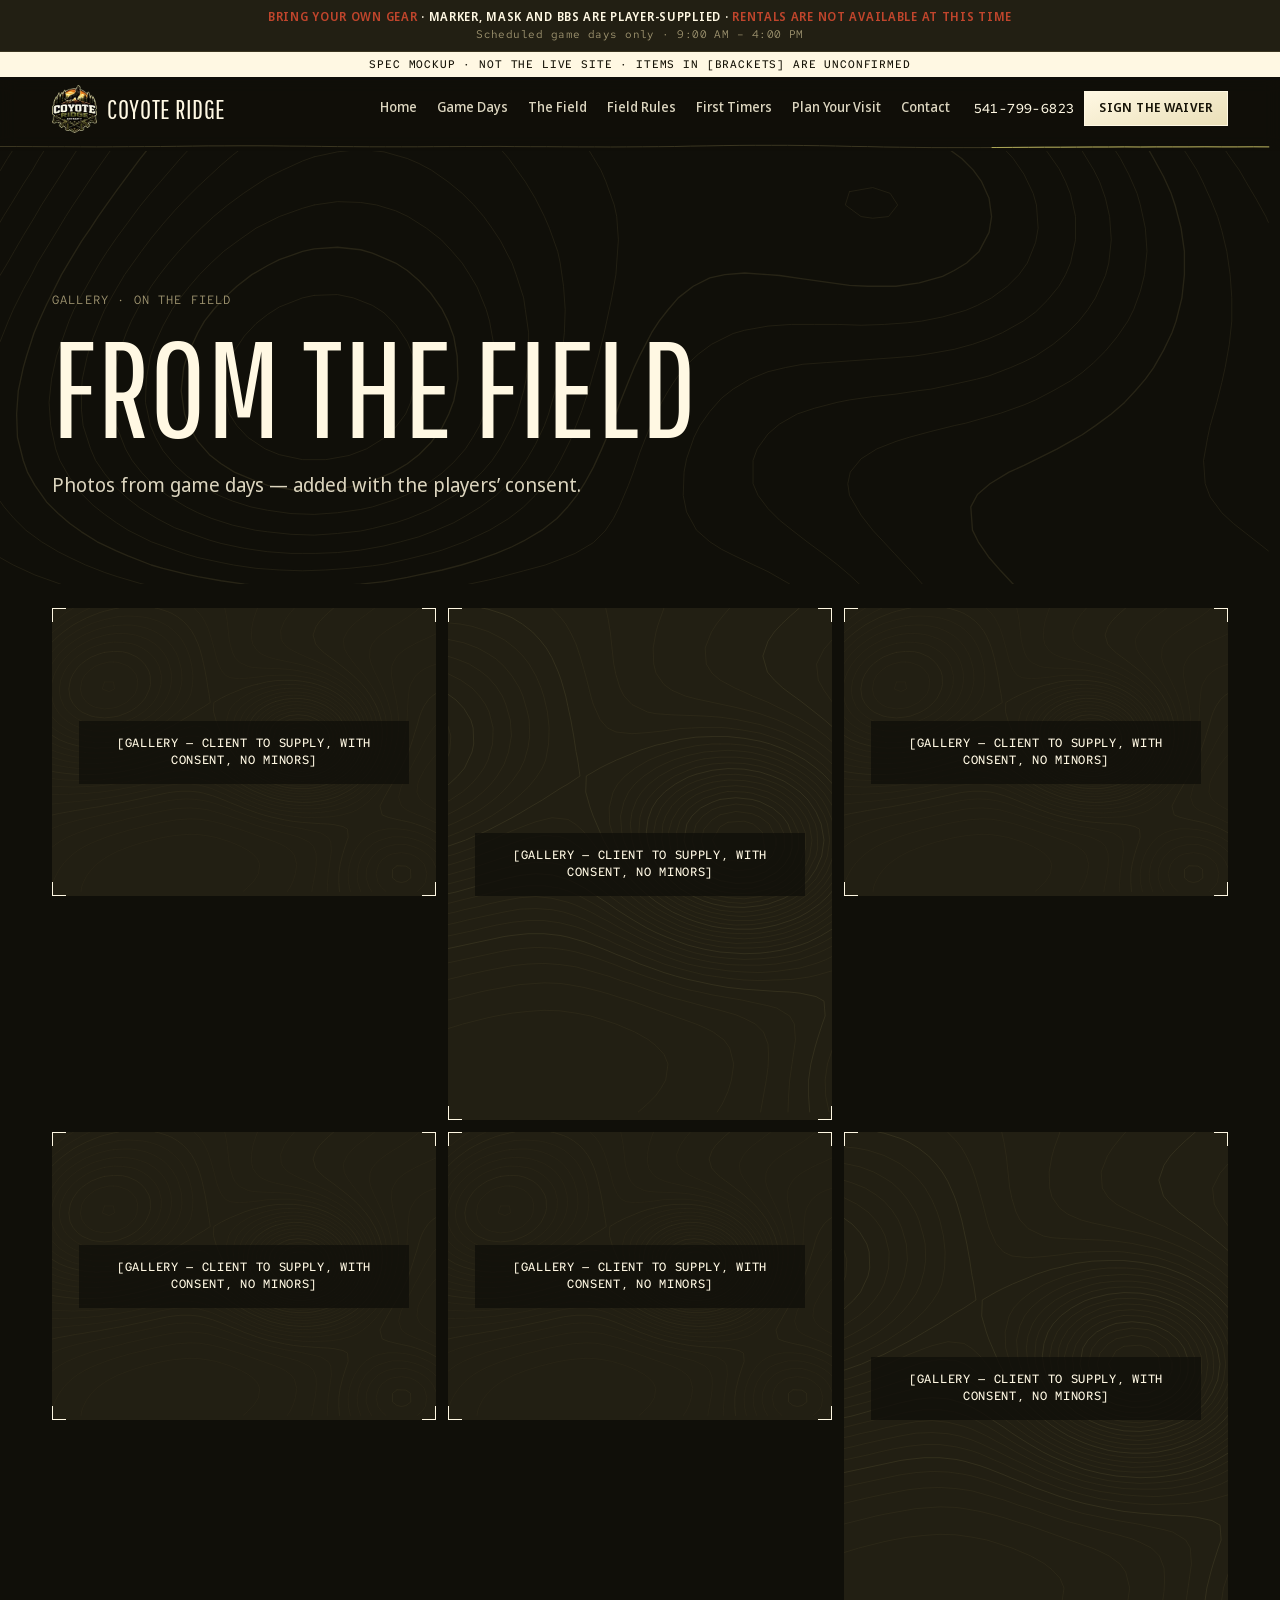
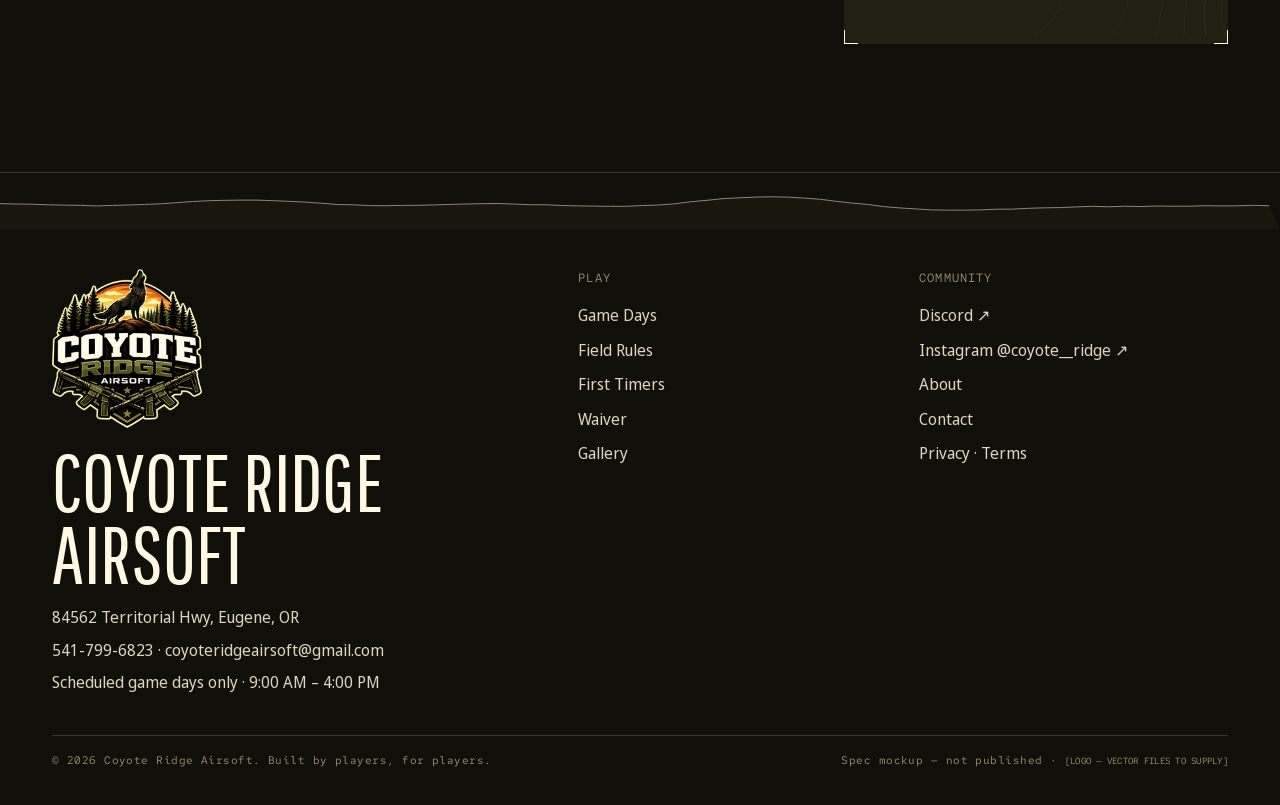
<file: gallery.html>
<!doctype html>
<html lang="en-US">
<head>
<meta charset="utf-8">
<meta name="viewport" content="width=device-width, initial-scale=1, viewport-fit=cover">
<title>Gallery — On the Field | Coyote Ridge Airsoft, Eugene OR</title>
<meta name="description" content="Photos from game days at Coyote Ridge Airsoft, Eugene, Oregon.">
<meta name="robots" content="noindex, nofollow">
<meta property="og:type" content="website">
<meta property="og:site_name" content="Coyote Ridge Airsoft">
<meta property="og:title" content="Gallery — On the Field | Coyote Ridge Airsoft, Eugene OR">
<meta property="og:description" content="Photos from game days at Coyote Ridge Airsoft, Eugene, Oregon.">
<meta property="og:image" content="https://coyoteridgeairsoft.com/images/og-card.jpg">
<meta property="og:image:width" content="1200">
<meta property="og:image:height" content="630">
<meta property="og:image:alt" content="Coyote Ridge Airsoft logo over an airsoft player in woodland, Eugene, Oregon">
<meta name="twitter:card" content="summary_large_image">
<meta name="twitter:title" content="Gallery — On the Field | Coyote Ridge Airsoft, Eugene OR">
<meta name="twitter:description" content="Photos from game days at Coyote Ridge Airsoft, Eugene, Oregon.">
<meta name="twitter:image" content="https://coyoteridgeairsoft.com/images/og-card.jpg">
<meta name="theme-color" content="#100F09">
<link rel="icon" href="favicon.svg" type="image/svg+xml">
<link rel="preconnect" href="https://fonts.googleapis.com">
<link rel="preconnect" href="https://fonts.gstatic.com" crossorigin>
<link href="https://fonts.googleapis.com/css2?family=Noto+Sans+Display:wght@400;500;600;700&amp;family=Pathway+Gothic+One&amp;family=Red+Hat+Mono:wght@400;500&amp;display=swap" rel="stylesheet">
<link rel="stylesheet" href="styles.css">
<script>document.documentElement.classList.add('js')</script>

</head>
<body>
<div class="gearstrip" role="note" aria-label="Gear requirement">
  <p><span class="flag">BRING YOUR OWN GEAR</span> · MARKER, MASK AND BBs ARE PLAYER-SUPPLIED · <span class="flag">RENTALS ARE NOT AVAILABLE AT THIS TIME</span>
  <small>Scheduled game days only · 9:00 AM – 4:00 PM</small></p>
</div>
<a class="skip" href="#main">Skip to content</a>
<div class="mock">Spec mockup · not the live site · items in [brackets] are unconfirmed</div>
<header class="site-head">
  <div class="wrap site-head__in">
    <a class="brand" href="index.html" aria-label="Coyote Ridge Airsoft — home"><img class="brand__logo" src="assets/logo-120.webp" srcset="assets/logo-120.webp 1x, assets/logo-240.webp 2x" width="120" height="127" alt="Coyote Ridge Airsoft logo"><span class="brand__name">Coyote Ridge</span></a>
    <nav class="nav" aria-label="Main"><a href="index.html">Home</a><a href="game-days.html">Game Days</a><a href="the-field.html">The Field</a><a href="field-rules.html">Field Rules</a><a href="first-timers.html">First Timers</a><a href="plan-your-visit.html">Plan Your Visit</a><a href="contact.html">Contact</a></nav>
    <div class="head-actions">
      <a class="tel" href="tel:+15417996823">541-799-6823</a>
      <a class="btn btn--sm" href="waiver.html">Sign the Waiver</a>
      <button class="menu-btn" type="button" data-drawer-open aria-controls="drawer" aria-expanded="false">Menu</button>
    </div>
  </div>
  <svg class="head-strip" viewBox="0 0 1000 10" preserveAspectRatio="none" aria-hidden="true" focusable="false"><path class="line" d="M0.0 5.5 L12.6 5.5 L25.1 5.6 L37.7 5.7 L50.2 5.7 L62.8 5.8 L75.3 5.9 L87.9 5.8 L100.4 5.7 L113.0 5.6 L125.5 5.5 L138.1 5.3 L150.6 5.1 L163.2 4.9 L175.7 4.9 L188.3 4.8 L200.8 4.8 L213.4 4.9 L225.9 5.1 L238.5 5.2 L251.0 5.4 L263.6 5.6 L276.2 5.7 L288.7 5.8 L301.3 5.8 L313.8 5.8 L326.4 5.8 L338.9 5.7 L351.5 5.6 L364.0 5.5 L376.6 5.5 L389.1 5.4 L401.7 5.6 L414.2 5.7 L426.8 5.7 L439.3 5.8 L451.9 5.9 L464.4 5.9 L477.0 6.0 L489.5 5.9 L502.1 5.8 L514.6 5.7 L527.2 5.5 L539.7 5.1 L552.3 4.9 L564.9 4.6 L577.4 4.4 L590.0 4.3 L602.5 4.3 L615.1 4.3 L627.6 4.5 L640.2 4.7 L652.7 5.0 L665.3 5.4 L677.8 5.6 L690.4 6.0 L702.9 6.2 L715.5 6.4 L728.0 6.6 L740.6 6.6 L753.1 6.6 L765.7 6.6 L778.2 6.5 L790.8 6.4 L803.3 6.3 L815.9 6.2 L828.5 6.2 L841.0 6.1 L853.6 6.0 L866.1 6.0 L878.7 5.9 L891.2 6.0 L903.8 5.9 L916.3 5.9 L928.9 5.9 L941.4 5.8 L954.0 5.9 L966.5 5.9 L979.1 5.8 L991.6 5.9"/><path class="done" d="M0.0 5.5 L12.6 5.5 L25.1 5.6 L37.7 5.7 L50.2 5.7 L62.8 5.8 L75.3 5.9 L87.9 5.8 L100.4 5.7 L113.0 5.6 L125.5 5.5 L138.1 5.3 L150.6 5.1 L163.2 4.9 L175.7 4.9 L188.3 4.8 L200.8 4.8 L213.4 4.9 L225.9 5.1 L238.5 5.2 L251.0 5.4 L263.6 5.6 L276.2 5.7 L288.7 5.8 L301.3 5.8 L313.8 5.8 L326.4 5.8 L338.9 5.7 L351.5 5.6 L364.0 5.5 L376.6 5.5 L389.1 5.4 L401.7 5.6 L414.2 5.7 L426.8 5.7 L439.3 5.8 L451.9 5.9 L464.4 5.9 L477.0 6.0 L489.5 5.9 L502.1 5.8 L514.6 5.7 L527.2 5.5 L539.7 5.1 L552.3 4.9 L564.9 4.6 L577.4 4.4 L590.0 4.3 L602.5 4.3 L615.1 4.3 L627.6 4.5 L640.2 4.7 L652.7 5.0 L665.3 5.4 L677.8 5.6 L690.4 6.0 L702.9 6.2 L715.5 6.4 L728.0 6.6 L740.6 6.6 L753.1 6.6 L765.7 6.6 L778.2 6.5 L790.8 6.4 L803.3 6.3 L815.9 6.2 L828.5 6.2 L841.0 6.1 L853.6 6.0 L866.1 6.0 L878.7 5.9 L891.2 6.0 L903.8 5.9 L916.3 5.9 L928.9 5.9 L941.4 5.8 L954.0 5.9 L966.5 5.9 L979.1 5.8 L991.6 5.9" pathLength="1" style="stroke-dasharray:1;stroke-dashoffset:1"/></svg>
</header>
<div class="drawer" id="drawer" role="dialog" aria-modal="true" aria-label="Menu">
  <button class="menu-btn" type="button" data-drawer-close>Close</button>
  <a href="index.html">Home</a><a href="game-days.html">Game Days</a><a href="the-field.html">The Field</a><a href="field-rules.html">Field Rules</a><a href="first-timers.html">First Timers</a><a href="plan-your-visit.html">Plan Your Visit</a><a href="contact.html">Contact</a>
  <div class="drawer__foot">
    <a class="btn" href="waiver.html" style="font-family:var(--sans);font-size:.92rem">Sign the Waiver</a>
    <a class="btn btn--line" href="tel:+15417996823" style="font-family:var(--sans);font-size:.92rem">Call 541-799-6823</a>
  </div>
</div>

<main id="main">
<section class="pagehead topo">
  <div class="wrap">
    <span class="ref">Gallery · on the field</span>
    <h1>From the field</h1>
    <p class="lede">Photos from game days — added with the players’ consent.</p>
    
  </div>
</section>
<section class="section" style="padding-top:24px"><div class="wrap"><div class="photos photos--3"><div class="empty brk" style="--ar:4 / 3"><p>[GALLERY — CLIENT TO SUPPLY, WITH CONSENT, NO MINORS]</p></div><div class="empty brk" style="--ar:3 / 4"><p>[GALLERY — CLIENT TO SUPPLY, WITH CONSENT, NO MINORS]</p></div><div class="empty brk" style="--ar:4 / 3"><p>[GALLERY — CLIENT TO SUPPLY, WITH CONSENT, NO MINORS]</p></div><div class="empty brk" style="--ar:4 / 3"><p>[GALLERY — CLIENT TO SUPPLY, WITH CONSENT, NO MINORS]</p></div><div class="empty brk" style="--ar:4 / 3"><p>[GALLERY — CLIENT TO SUPPLY, WITH CONSENT, NO MINORS]</p></div><div class="empty brk" style="--ar:3 / 4"><p>[GALLERY — CLIENT TO SUPPLY, WITH CONSENT, NO MINORS]</p></div></div></div></section>

</main>
<footer class="site-foot">
  <svg class="foot-strip" viewBox="0 0 1000 56" preserveAspectRatio="none" aria-hidden="true" focusable="false"><path class="fill" d="M0.0 30.6 L12.6 31.0 L25.1 31.2 L37.7 31.8 L50.2 32.1 L62.8 32.3 L75.3 32.9 L87.9 32.4 L100.4 32.0 L113.0 31.4 L125.5 30.8 L138.1 29.6 L150.6 28.5 L163.2 27.7 L175.7 27.3 L188.3 27.1 L200.8 27.1 L213.4 27.7 L225.9 28.3 L238.5 29.1 L251.0 30.2 L263.6 31.5 L276.2 31.8 L288.7 32.6 L301.3 32.7 L313.8 32.4 L326.4 32.3 L338.9 31.9 L351.5 31.4 L364.0 31.0 L376.6 30.7 L389.1 30.5 L401.7 31.1 L414.2 31.7 L426.8 31.8 L439.3 32.5 L451.9 32.9 L464.4 33.1 L477.0 33.3 L489.5 33.3 L502.1 32.5 L514.6 32.0 L527.2 30.8 L539.7 28.7 L552.3 27.3 L564.9 25.6 L577.4 24.8 L590.0 24.1 L602.5 23.8 L615.1 24.1 L627.6 25.0 L640.2 26.2 L652.7 28.2 L665.3 30.0 L677.8 31.4 L690.4 33.6 L702.9 34.9 L715.5 35.9 L728.0 36.9 L740.6 37.1 L753.1 37.1 L765.7 36.9 L778.2 36.2 L790.8 36.1 L803.3 35.3 L815.9 34.8 L828.5 34.6 L841.0 33.9 L853.6 33.3 L866.1 33.8 L878.7 33.2 L891.2 33.5 L903.8 33.0 L916.3 33.2 L928.9 33.2 L941.4 32.7 L954.0 32.9 L966.5 32.8 L979.1 32.3 L991.6 32.8 L1000 56 L0 56Z"/><path class="line" d="M0.0 30.6 L12.6 31.0 L25.1 31.2 L37.7 31.8 L50.2 32.1 L62.8 32.3 L75.3 32.9 L87.9 32.4 L100.4 32.0 L113.0 31.4 L125.5 30.8 L138.1 29.6 L150.6 28.5 L163.2 27.7 L175.7 27.3 L188.3 27.1 L200.8 27.1 L213.4 27.7 L225.9 28.3 L238.5 29.1 L251.0 30.2 L263.6 31.5 L276.2 31.8 L288.7 32.6 L301.3 32.7 L313.8 32.4 L326.4 32.3 L338.9 31.9 L351.5 31.4 L364.0 31.0 L376.6 30.7 L389.1 30.5 L401.7 31.1 L414.2 31.7 L426.8 31.8 L439.3 32.5 L451.9 32.9 L464.4 33.1 L477.0 33.3 L489.5 33.3 L502.1 32.5 L514.6 32.0 L527.2 30.8 L539.7 28.7 L552.3 27.3 L564.9 25.6 L577.4 24.8 L590.0 24.1 L602.5 23.8 L615.1 24.1 L627.6 25.0 L640.2 26.2 L652.7 28.2 L665.3 30.0 L677.8 31.4 L690.4 33.6 L702.9 34.9 L715.5 35.9 L728.0 36.9 L740.6 37.1 L753.1 37.1 L765.7 36.9 L778.2 36.2 L790.8 36.1 L803.3 35.3 L815.9 34.8 L828.5 34.6 L841.0 33.9 L853.6 33.3 L866.1 33.8 L878.7 33.2 L891.2 33.5 L903.8 33.0 L916.3 33.2 L928.9 33.2 L941.4 32.7 L954.0 32.9 L966.5 32.8 L979.1 32.3 L991.6 32.8"/></svg>
  <div class="wrap">
    <div class="foot__grid">
      <div>
        <img class="foot__logo" src="assets/logo-240.webp" width="240" height="254" loading="lazy" alt="Coyote Ridge Airsoft logo">
        <p class="foot__name">Coyote Ridge<br>Airsoft</p>
        <p style="margin:0">84562 Territorial Hwy, Eugene, OR</p>
        <p style="margin:6px 0 0"><a href="tel:+15417996823">541-799-6823</a> · <a href="mailto:coyoteridgeairsoft@gmail.com">coyoteridgeairsoft@gmail.com</a></p>
        <p style="margin:6px 0 0">Scheduled game days only · 9:00 AM – 4:00 PM</p>
      </div>
      <div>
        <span class="ref">Play</span>
        <ul>
          <li><a href="game-days.html">Game Days</a></li>
          <li><a href="field-rules.html">Field Rules</a></li>
          <li><a href="first-timers.html">First Timers</a></li>
          <li><a href="waiver.html">Waiver</a></li>
          <li><a href="gallery.html">Gallery</a></li>
        </ul>
      </div>
      <div>
        <span class="ref">Community</span>
        <ul>
          <li><a href="https://discord.com/invite/k8CXcKvjGg" rel="noopener" target="_blank">Discord ↗</a></li>
          <li><a href="https://www.instagram.com/coyote__ridge/" rel="noopener" target="_blank">Instagram @coyote__ridge ↗</a></li>
          <li><a href="about.html">About</a></li>
          <li><a href="contact.html">Contact</a></li>
          <li><a href="privacy.html">Privacy</a> · <a href="terms.html">Terms</a></li>
        </ul>
      </div>
    </div>
    <div class="foot__base"><span>© <span data-year>2026</span> Coyote Ridge Airsoft. Built by players, for players.</span><span>Spec mockup — not published · <span class="tbc">[LOGO — VECTOR FILES TO SUPPLY]</span></span></div>
  </div>
</footer>
<nav class="mbar" aria-label="Quick actions">
  <a href="game-days.html">Game Days</a><a href="field-rules.html">Rules</a><a href="waiver.html">Waiver</a><a href="tel:+15417996823">Call</a>
</nav>
<script src="game-days.js"></script>
<script src="script.js"></script>
</body>
</html>
</file>
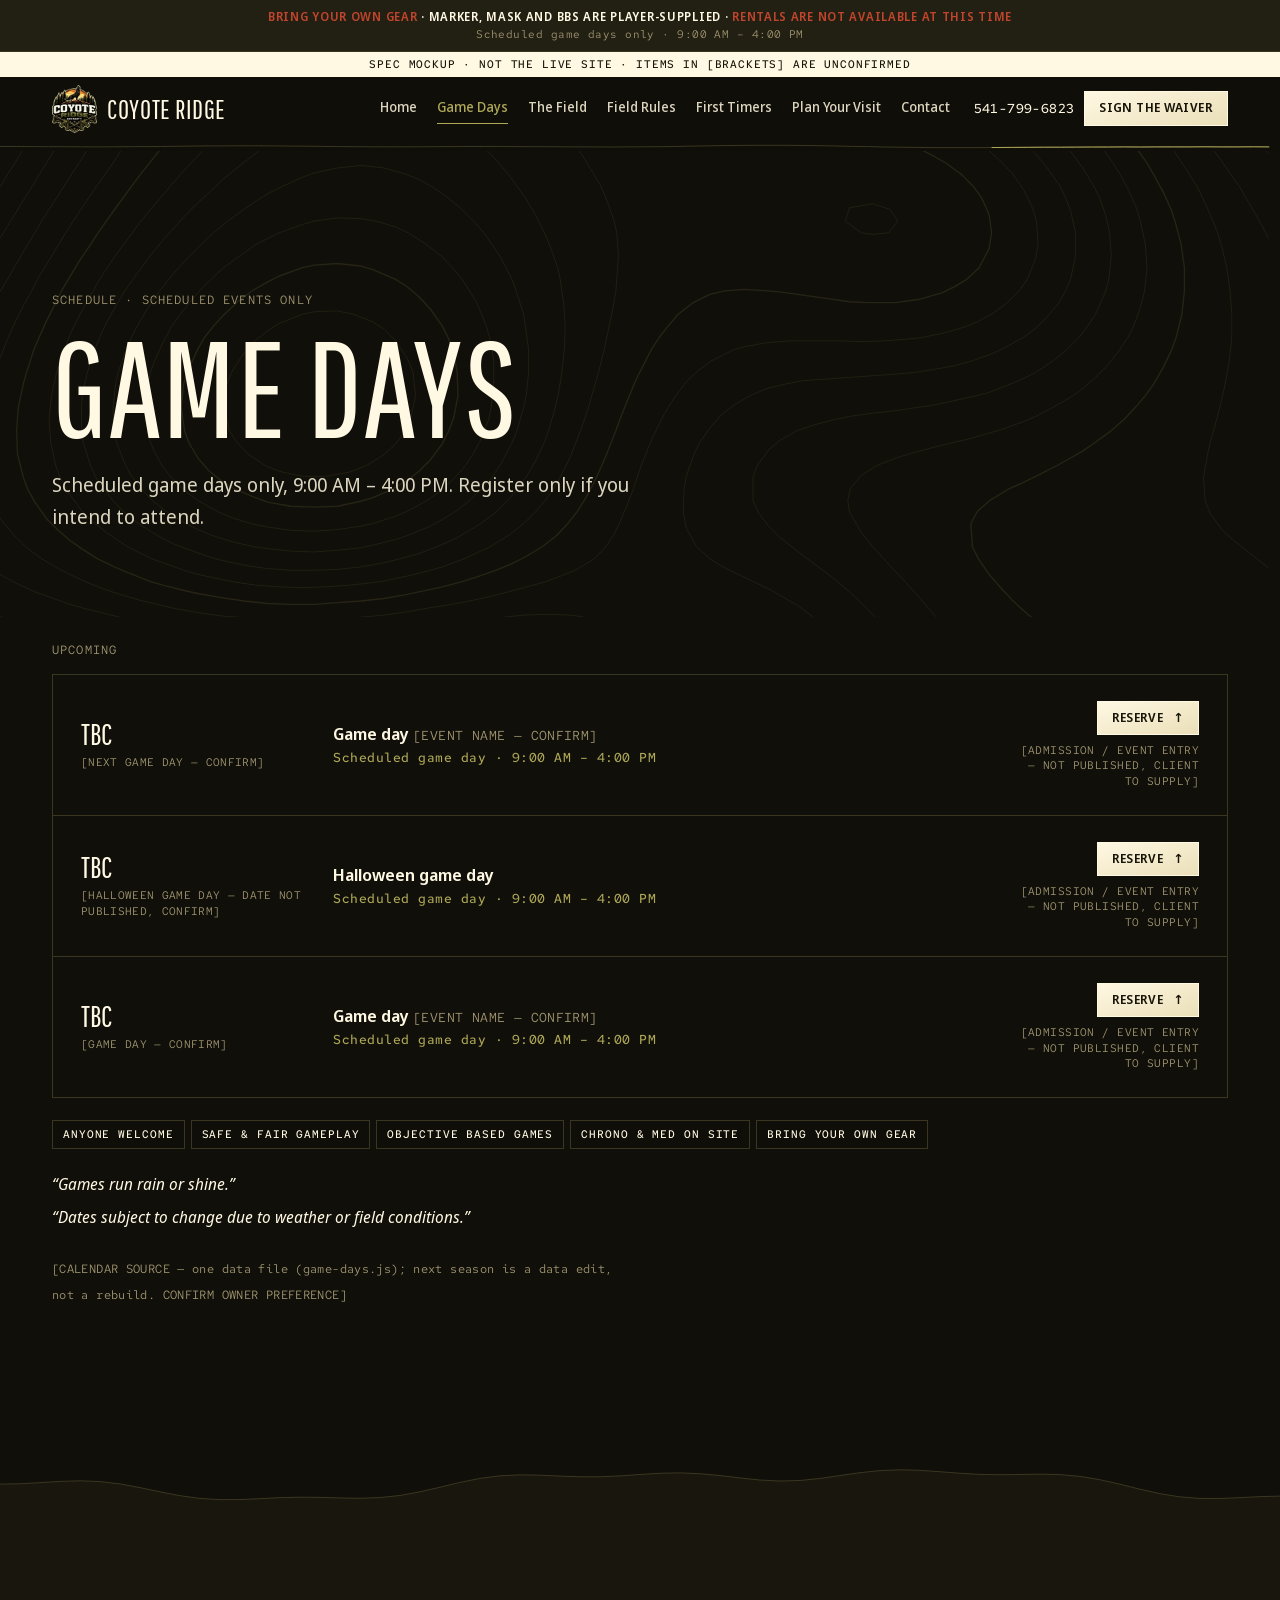
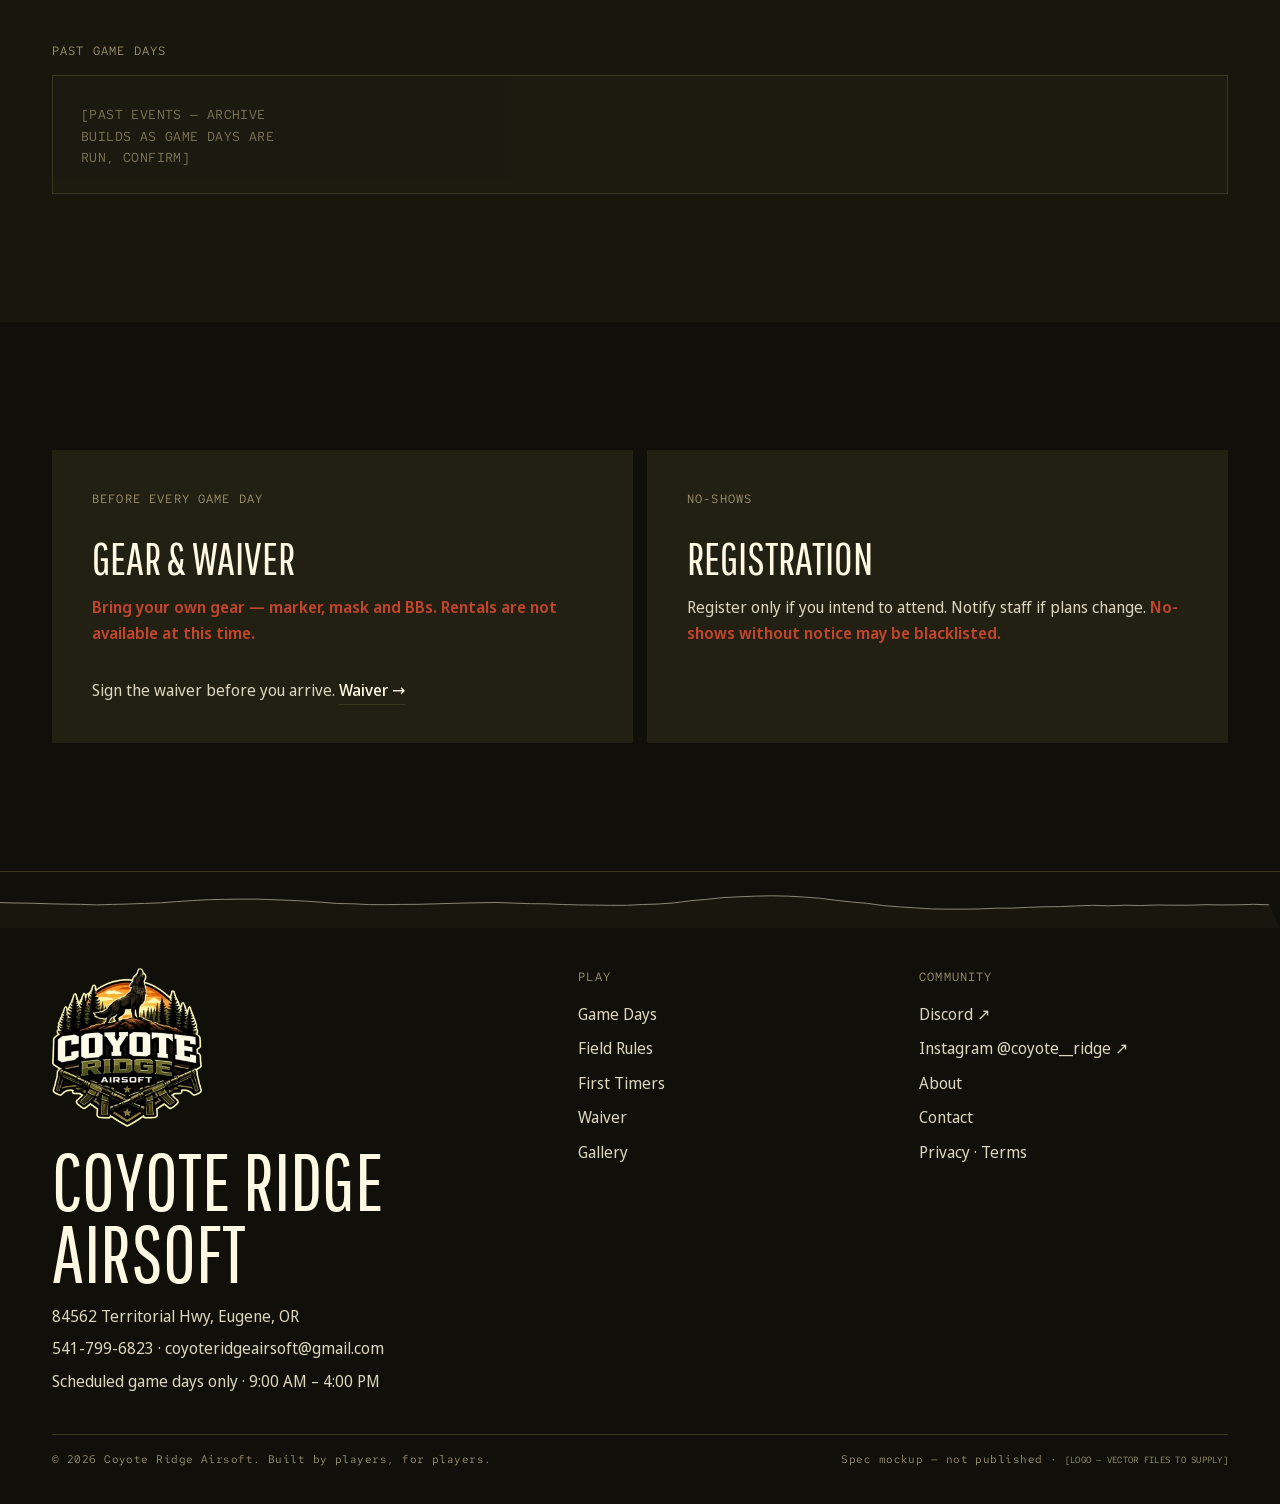
<file: game-days.html>
<!doctype html>
<html lang="en-US">
<head>
<meta charset="utf-8">
<meta name="viewport" content="width=device-width, initial-scale=1, viewport-fit=cover">
<title>Game Days — Airsoft Events Near Eugene, OR | Coyote Ridge Airsoft</title>
<meta name="description" content="Upcoming scheduled airsoft game days at Coyote Ridge, just outside Eugene, Oregon. 9:00 AM – 4:00 PM. Rain or shine. Bring your own gear.">
<meta name="robots" content="noindex, nofollow">
<meta property="og:type" content="website">
<meta property="og:site_name" content="Coyote Ridge Airsoft">
<meta property="og:title" content="Game Days — Airsoft Events Near Eugene, OR | Coyote Ridge Airsoft">
<meta property="og:description" content="Upcoming scheduled airsoft game days at Coyote Ridge, just outside Eugene, Oregon. 9:00 AM – 4:00 PM. Rain or shine. Bring your own gear.">
<meta property="og:image" content="https://coyoteridgeairsoft.com/images/og-card.jpg">
<meta property="og:image:width" content="1200">
<meta property="og:image:height" content="630">
<meta property="og:image:alt" content="Coyote Ridge Airsoft logo over an airsoft player in woodland, Eugene, Oregon">
<meta name="twitter:card" content="summary_large_image">
<meta name="twitter:title" content="Game Days — Airsoft Events Near Eugene, OR | Coyote Ridge Airsoft">
<meta name="twitter:description" content="Upcoming scheduled airsoft game days at Coyote Ridge, just outside Eugene, Oregon. 9:00 AM – 4:00 PM. Rain or shine. Bring your own gear.">
<meta name="twitter:image" content="https://coyoteridgeairsoft.com/images/og-card.jpg">
<meta name="theme-color" content="#100F09">
<link rel="icon" href="favicon.svg" type="image/svg+xml">
<link rel="preconnect" href="https://fonts.googleapis.com">
<link rel="preconnect" href="https://fonts.gstatic.com" crossorigin>
<link href="https://fonts.googleapis.com/css2?family=Noto+Sans+Display:wght@400;500;600;700&amp;family=Pathway+Gothic+One&amp;family=Red+Hat+Mono:wght@400;500&amp;display=swap" rel="stylesheet">
<link rel="stylesheet" href="styles.css">
<script>document.documentElement.classList.add('js')</script>

</head>
<body>
<div class="gearstrip" role="note" aria-label="Gear requirement">
  <p><span class="flag">BRING YOUR OWN GEAR</span> · MARKER, MASK AND BBs ARE PLAYER-SUPPLIED · <span class="flag">RENTALS ARE NOT AVAILABLE AT THIS TIME</span>
  <small>Scheduled game days only · 9:00 AM – 4:00 PM</small></p>
</div>
<a class="skip" href="#main">Skip to content</a>
<div class="mock">Spec mockup · not the live site · items in [brackets] are unconfirmed</div>
<header class="site-head">
  <div class="wrap site-head__in">
    <a class="brand" href="index.html" aria-label="Coyote Ridge Airsoft — home"><img class="brand__logo" src="assets/logo-120.webp" srcset="assets/logo-120.webp 1x, assets/logo-240.webp 2x" width="120" height="127" alt="Coyote Ridge Airsoft logo"><span class="brand__name">Coyote Ridge</span></a>
    <nav class="nav" aria-label="Main"><a href="index.html">Home</a><a href="game-days.html" aria-current="page">Game Days</a><a href="the-field.html">The Field</a><a href="field-rules.html">Field Rules</a><a href="first-timers.html">First Timers</a><a href="plan-your-visit.html">Plan Your Visit</a><a href="contact.html">Contact</a></nav>
    <div class="head-actions">
      <a class="tel" href="tel:+15417996823">541-799-6823</a>
      <a class="btn btn--sm" href="waiver.html">Sign the Waiver</a>
      <button class="menu-btn" type="button" data-drawer-open aria-controls="drawer" aria-expanded="false">Menu</button>
    </div>
  </div>
  <svg class="head-strip" viewBox="0 0 1000 10" preserveAspectRatio="none" aria-hidden="true" focusable="false"><path class="line" d="M0.0 5.5 L12.6 5.5 L25.1 5.6 L37.7 5.7 L50.2 5.7 L62.8 5.8 L75.3 5.9 L87.9 5.8 L100.4 5.7 L113.0 5.6 L125.5 5.5 L138.1 5.3 L150.6 5.1 L163.2 4.9 L175.7 4.9 L188.3 4.8 L200.8 4.8 L213.4 4.9 L225.9 5.1 L238.5 5.2 L251.0 5.4 L263.6 5.6 L276.2 5.7 L288.7 5.8 L301.3 5.8 L313.8 5.8 L326.4 5.8 L338.9 5.7 L351.5 5.6 L364.0 5.5 L376.6 5.5 L389.1 5.4 L401.7 5.6 L414.2 5.7 L426.8 5.7 L439.3 5.8 L451.9 5.9 L464.4 5.9 L477.0 6.0 L489.5 5.9 L502.1 5.8 L514.6 5.7 L527.2 5.5 L539.7 5.1 L552.3 4.9 L564.9 4.6 L577.4 4.4 L590.0 4.3 L602.5 4.3 L615.1 4.3 L627.6 4.5 L640.2 4.7 L652.7 5.0 L665.3 5.4 L677.8 5.6 L690.4 6.0 L702.9 6.2 L715.5 6.4 L728.0 6.6 L740.6 6.6 L753.1 6.6 L765.7 6.6 L778.2 6.5 L790.8 6.4 L803.3 6.3 L815.9 6.2 L828.5 6.2 L841.0 6.1 L853.6 6.0 L866.1 6.0 L878.7 5.9 L891.2 6.0 L903.8 5.9 L916.3 5.9 L928.9 5.9 L941.4 5.8 L954.0 5.9 L966.5 5.9 L979.1 5.8 L991.6 5.9"/><path class="done" d="M0.0 5.5 L12.6 5.5 L25.1 5.6 L37.7 5.7 L50.2 5.7 L62.8 5.8 L75.3 5.9 L87.9 5.8 L100.4 5.7 L113.0 5.6 L125.5 5.5 L138.1 5.3 L150.6 5.1 L163.2 4.9 L175.7 4.9 L188.3 4.8 L200.8 4.8 L213.4 4.9 L225.9 5.1 L238.5 5.2 L251.0 5.4 L263.6 5.6 L276.2 5.7 L288.7 5.8 L301.3 5.8 L313.8 5.8 L326.4 5.8 L338.9 5.7 L351.5 5.6 L364.0 5.5 L376.6 5.5 L389.1 5.4 L401.7 5.6 L414.2 5.7 L426.8 5.7 L439.3 5.8 L451.9 5.9 L464.4 5.9 L477.0 6.0 L489.5 5.9 L502.1 5.8 L514.6 5.7 L527.2 5.5 L539.7 5.1 L552.3 4.9 L564.9 4.6 L577.4 4.4 L590.0 4.3 L602.5 4.3 L615.1 4.3 L627.6 4.5 L640.2 4.7 L652.7 5.0 L665.3 5.4 L677.8 5.6 L690.4 6.0 L702.9 6.2 L715.5 6.4 L728.0 6.6 L740.6 6.6 L753.1 6.6 L765.7 6.6 L778.2 6.5 L790.8 6.4 L803.3 6.3 L815.9 6.2 L828.5 6.2 L841.0 6.1 L853.6 6.0 L866.1 6.0 L878.7 5.9 L891.2 6.0 L903.8 5.9 L916.3 5.9 L928.9 5.9 L941.4 5.8 L954.0 5.9 L966.5 5.9 L979.1 5.8 L991.6 5.9" pathLength="1" style="stroke-dasharray:1;stroke-dashoffset:1"/></svg>
</header>
<div class="drawer" id="drawer" role="dialog" aria-modal="true" aria-label="Menu">
  <button class="menu-btn" type="button" data-drawer-close>Close</button>
  <a href="index.html">Home</a><a href="game-days.html" aria-current="page">Game Days</a><a href="the-field.html">The Field</a><a href="field-rules.html">Field Rules</a><a href="first-timers.html">First Timers</a><a href="plan-your-visit.html">Plan Your Visit</a><a href="contact.html">Contact</a>
  <div class="drawer__foot">
    <a class="btn" href="waiver.html" style="font-family:var(--sans);font-size:.92rem">Sign the Waiver</a>
    <a class="btn btn--line" href="tel:+15417996823" style="font-family:var(--sans);font-size:.92rem">Call 541-799-6823</a>
  </div>
</div>

<main id="main">
<section class="pagehead topo">
  <div class="wrap">
    <span class="ref">Schedule · scheduled events only</span>
    <h1>Game days</h1>
    <p class="lede">Scheduled game days only, 9:00 AM – 4:00 PM. Register only if you intend to attend.</p>
    
  </div>
</section>
<section class="section" style="padding-top:24px">
  <div class="wrap">
    <span class="ref">Upcoming</span>
    <ol class="days" data-gamedays="upcoming"></ol>
    <div style="margin-top:22px"><ul class="chips"><li>Anyone welcome</li><li>Safe &amp; fair gameplay</li><li>Objective based games</li><li>Chrono &amp; med on site</li><li>Bring your own gear</li></ul></div>
    <p class="weather"><span>“Games run rain or shine.”</span><span>“Dates subject to change due to weather or field conditions.”</span></p>
    <p style="margin-top:24px"><span class="tbc">[CALENDAR SOURCE — one data file (game-days.js); next season is a data edit, not a rebuild. CONFIRM OWNER PREFERENCE]</span></p>
  </div>
</section>
<svg class="ridge" viewBox="0 0 1000 100" preserveAspectRatio="none" aria-hidden="true" focusable="false"><path d="M0 100 L0.0 51.8 L15.6 51.2 L31.2 49.5 L46.9 47.5 L62.5 46.6 L78.1 47.8 L93.8 51.5 L109.4 57.2 L125.0 63.8 L140.6 69.8 L156.2 74.1 L171.9 76.0 L187.5 75.9 L203.1 74.5 L218.8 72.9 L234.4 72.2 L250.0 72.5 L265.6 73.4 L281.2 73.9 L296.9 72.8 L312.5 69.5 L328.1 63.8 L343.8 56.6 L359.4 49.1 L375.0 42.8 L390.6 38.8 L406.2 37.3 L421.9 37.8 L437.5 39.2 L453.1 40.3 L468.8 40.3 L484.4 38.9 L500.0 36.7 L515.6 34.8 L531.2 34.2 L546.9 35.5 L562.5 38.4 L578.1 42.1 L593.8 45.4 L609.4 46.9 L625.0 46.1 L640.6 42.9 L656.2 38.4 L671.9 33.9 L687.5 30.6 L703.1 29.4 L718.8 30.2 L734.4 32.4 L750.0 34.8 L765.6 36.6 L781.2 37.1 L796.9 36.7 L812.5 36.2 L828.1 36.9 L843.8 39.7 L859.4 44.9 L875.0 51.9 L890.6 59.7 L906.2 66.7 L921.9 71.7 L937.5 74.1 L953.1 74.2 L968.8 72.9 L984.4 71.3 L1000.0 70.5 L1000 100Z" fill="#18160D"/><path class="line" d="M0.0 51.8 L15.6 51.2 L31.2 49.5 L46.9 47.5 L62.5 46.6 L78.1 47.8 L93.8 51.5 L109.4 57.2 L125.0 63.8 L140.6 69.8 L156.2 74.1 L171.9 76.0 L187.5 75.9 L203.1 74.5 L218.8 72.9 L234.4 72.2 L250.0 72.5 L265.6 73.4 L281.2 73.9 L296.9 72.8 L312.5 69.5 L328.1 63.8 L343.8 56.6 L359.4 49.1 L375.0 42.8 L390.6 38.8 L406.2 37.3 L421.9 37.8 L437.5 39.2 L453.1 40.3 L468.8 40.3 L484.4 38.9 L500.0 36.7 L515.6 34.8 L531.2 34.2 L546.9 35.5 L562.5 38.4 L578.1 42.1 L593.8 45.4 L609.4 46.9 L625.0 46.1 L640.6 42.9 L656.2 38.4 L671.9 33.9 L687.5 30.6 L703.1 29.4 L718.8 30.2 L734.4 32.4 L750.0 34.8 L765.6 36.6 L781.2 37.1 L796.9 36.7 L812.5 36.2 L828.1 36.9 L843.8 39.7 L859.4 44.9 L875.0 51.9 L890.6 59.7 L906.2 66.7 L921.9 71.7 L937.5 74.1 L953.1 74.2 L968.8 72.9 L984.4 71.3 L1000.0 70.5"/></svg>
<section class="section section--band">
  <div class="wrap">
    <span class="ref">Past game days</span>
    <ol class="days" data-gamedays="past"></ol>
  </div>
</section>
<section class="section">
  <div class="wrap duo">
    <div class="panel"><span class="ref">Before every game day</span><h3>Gear &amp; waiver</h3>
      <p><span class="flag">Bring your own gear — marker, mask and BBs. Rentals are not available at this time.</span></p>
      <p style="margin:0">Sign the waiver before you arrive. <a class="textlink" href="waiver.html">Waiver →</a></p></div>
    <div class="panel"><span class="ref">No-shows</span><h3>Registration</h3>
      <p>Register only if you intend to attend. Notify staff if plans change. <span class="flag">No-shows without notice may be blacklisted.</span></p></div>
  </div>
</section>

</main>
<footer class="site-foot">
  <svg class="foot-strip" viewBox="0 0 1000 56" preserveAspectRatio="none" aria-hidden="true" focusable="false"><path class="fill" d="M0.0 30.6 L12.6 31.0 L25.1 31.2 L37.7 31.8 L50.2 32.1 L62.8 32.3 L75.3 32.9 L87.9 32.4 L100.4 32.0 L113.0 31.4 L125.5 30.8 L138.1 29.6 L150.6 28.5 L163.2 27.7 L175.7 27.3 L188.3 27.1 L200.8 27.1 L213.4 27.7 L225.9 28.3 L238.5 29.1 L251.0 30.2 L263.6 31.5 L276.2 31.8 L288.7 32.6 L301.3 32.7 L313.8 32.4 L326.4 32.3 L338.9 31.9 L351.5 31.4 L364.0 31.0 L376.6 30.7 L389.1 30.5 L401.7 31.1 L414.2 31.7 L426.8 31.8 L439.3 32.5 L451.9 32.9 L464.4 33.1 L477.0 33.3 L489.5 33.3 L502.1 32.5 L514.6 32.0 L527.2 30.8 L539.7 28.7 L552.3 27.3 L564.9 25.6 L577.4 24.8 L590.0 24.1 L602.5 23.8 L615.1 24.1 L627.6 25.0 L640.2 26.2 L652.7 28.2 L665.3 30.0 L677.8 31.4 L690.4 33.6 L702.9 34.9 L715.5 35.9 L728.0 36.9 L740.6 37.1 L753.1 37.1 L765.7 36.9 L778.2 36.2 L790.8 36.1 L803.3 35.3 L815.9 34.8 L828.5 34.6 L841.0 33.9 L853.6 33.3 L866.1 33.8 L878.7 33.2 L891.2 33.5 L903.8 33.0 L916.3 33.2 L928.9 33.2 L941.4 32.7 L954.0 32.9 L966.5 32.8 L979.1 32.3 L991.6 32.8 L1000 56 L0 56Z"/><path class="line" d="M0.0 30.6 L12.6 31.0 L25.1 31.2 L37.7 31.8 L50.2 32.1 L62.8 32.3 L75.3 32.9 L87.9 32.4 L100.4 32.0 L113.0 31.4 L125.5 30.8 L138.1 29.6 L150.6 28.5 L163.2 27.7 L175.7 27.3 L188.3 27.1 L200.8 27.1 L213.4 27.7 L225.9 28.3 L238.5 29.1 L251.0 30.2 L263.6 31.5 L276.2 31.8 L288.7 32.6 L301.3 32.7 L313.8 32.4 L326.4 32.3 L338.9 31.9 L351.5 31.4 L364.0 31.0 L376.6 30.7 L389.1 30.5 L401.7 31.1 L414.2 31.7 L426.8 31.8 L439.3 32.5 L451.9 32.9 L464.4 33.1 L477.0 33.3 L489.5 33.3 L502.1 32.5 L514.6 32.0 L527.2 30.8 L539.7 28.7 L552.3 27.3 L564.9 25.6 L577.4 24.8 L590.0 24.1 L602.5 23.8 L615.1 24.1 L627.6 25.0 L640.2 26.2 L652.7 28.2 L665.3 30.0 L677.8 31.4 L690.4 33.6 L702.9 34.9 L715.5 35.9 L728.0 36.9 L740.6 37.1 L753.1 37.1 L765.7 36.9 L778.2 36.2 L790.8 36.1 L803.3 35.3 L815.9 34.8 L828.5 34.6 L841.0 33.9 L853.6 33.3 L866.1 33.8 L878.7 33.2 L891.2 33.5 L903.8 33.0 L916.3 33.2 L928.9 33.2 L941.4 32.7 L954.0 32.9 L966.5 32.8 L979.1 32.3 L991.6 32.8"/></svg>
  <div class="wrap">
    <div class="foot__grid">
      <div>
        <img class="foot__logo" src="assets/logo-240.webp" width="240" height="254" loading="lazy" alt="Coyote Ridge Airsoft logo">
        <p class="foot__name">Coyote Ridge<br>Airsoft</p>
        <p style="margin:0">84562 Territorial Hwy, Eugene, OR</p>
        <p style="margin:6px 0 0"><a href="tel:+15417996823">541-799-6823</a> · <a href="mailto:coyoteridgeairsoft@gmail.com">coyoteridgeairsoft@gmail.com</a></p>
        <p style="margin:6px 0 0">Scheduled game days only · 9:00 AM – 4:00 PM</p>
      </div>
      <div>
        <span class="ref">Play</span>
        <ul>
          <li><a href="game-days.html">Game Days</a></li>
          <li><a href="field-rules.html">Field Rules</a></li>
          <li><a href="first-timers.html">First Timers</a></li>
          <li><a href="waiver.html">Waiver</a></li>
          <li><a href="gallery.html">Gallery</a></li>
        </ul>
      </div>
      <div>
        <span class="ref">Community</span>
        <ul>
          <li><a href="https://discord.com/invite/k8CXcKvjGg" rel="noopener" target="_blank">Discord ↗</a></li>
          <li><a href="https://www.instagram.com/coyote__ridge/" rel="noopener" target="_blank">Instagram @coyote__ridge ↗</a></li>
          <li><a href="about.html">About</a></li>
          <li><a href="contact.html">Contact</a></li>
          <li><a href="privacy.html">Privacy</a> · <a href="terms.html">Terms</a></li>
        </ul>
      </div>
    </div>
    <div class="foot__base"><span>© <span data-year>2026</span> Coyote Ridge Airsoft. Built by players, for players.</span><span>Spec mockup — not published · <span class="tbc">[LOGO — VECTOR FILES TO SUPPLY]</span></span></div>
  </div>
</footer>
<nav class="mbar" aria-label="Quick actions">
  <a href="game-days.html">Game Days</a><a href="field-rules.html">Rules</a><a href="waiver.html">Waiver</a><a href="tel:+15417996823">Call</a>
</nav>
<script src="game-days.js"></script>
<script src="script.js"></script>
</body>
</html>
</file>
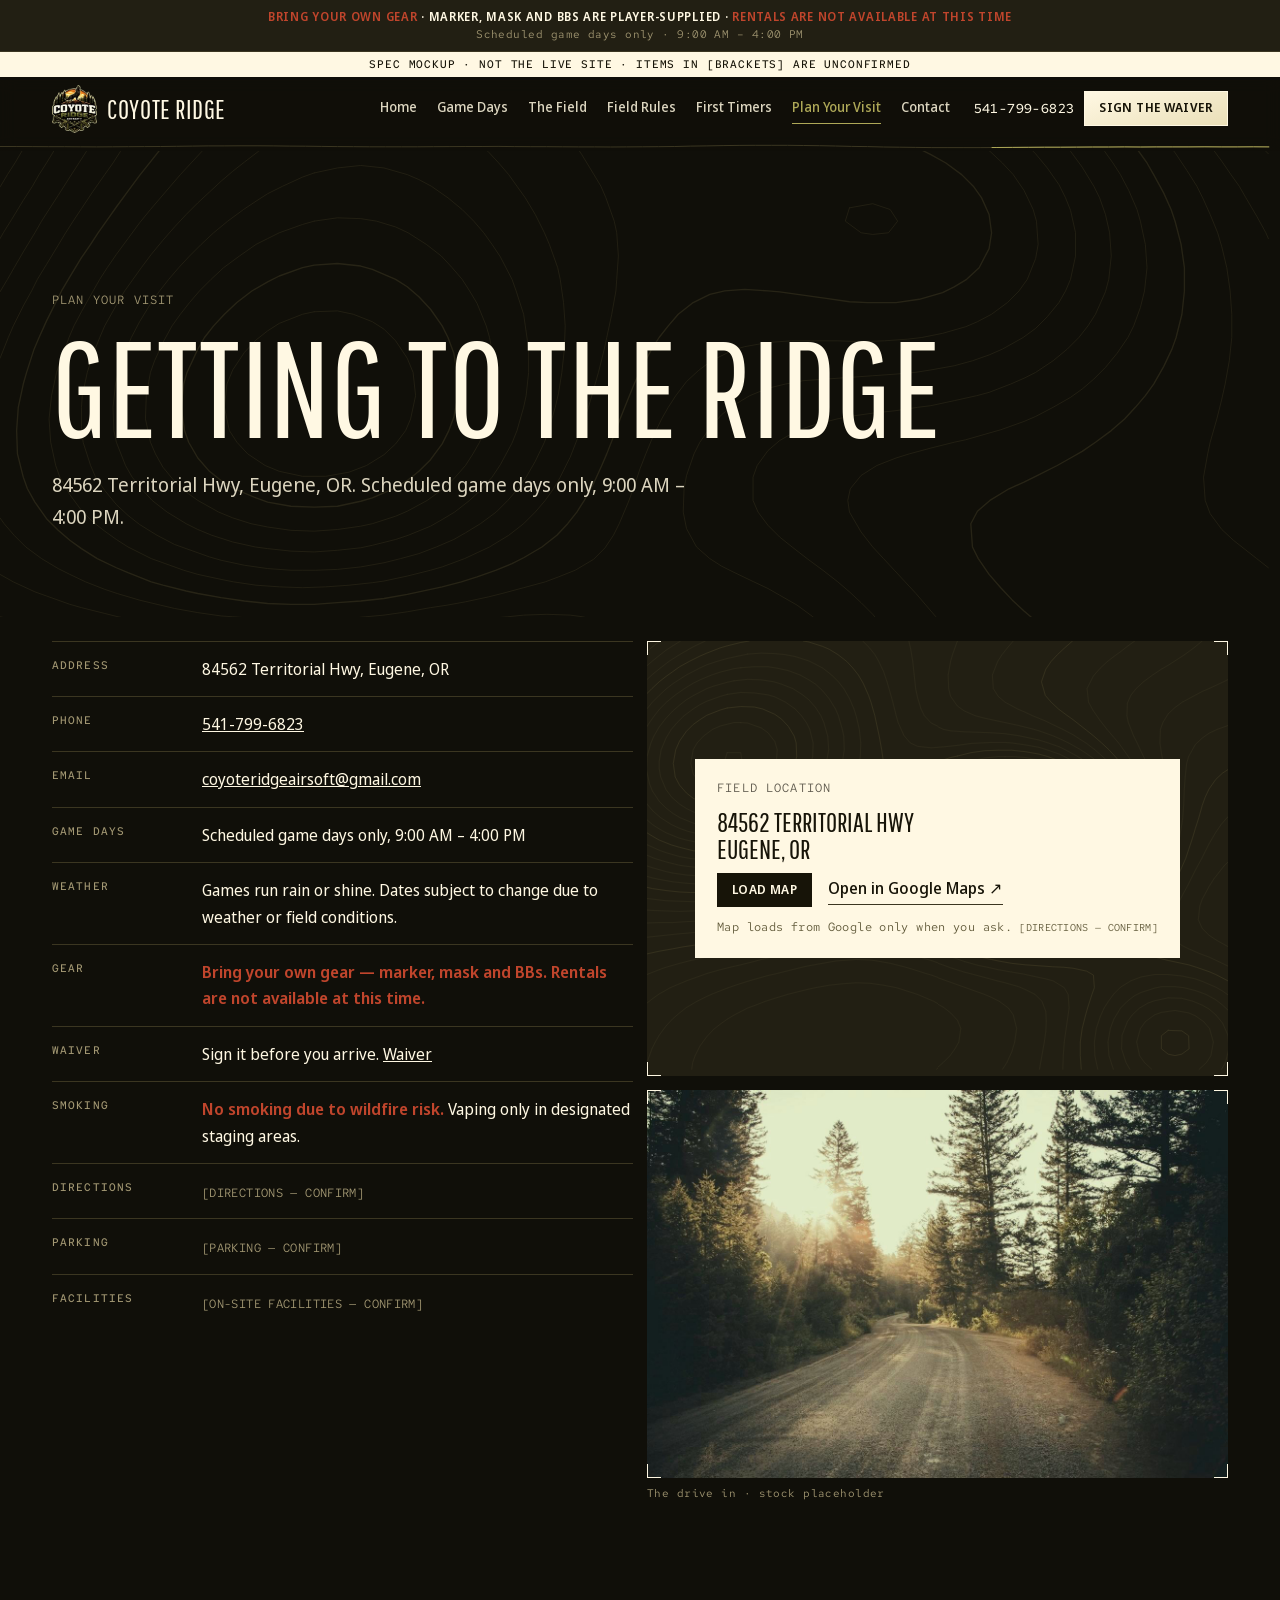
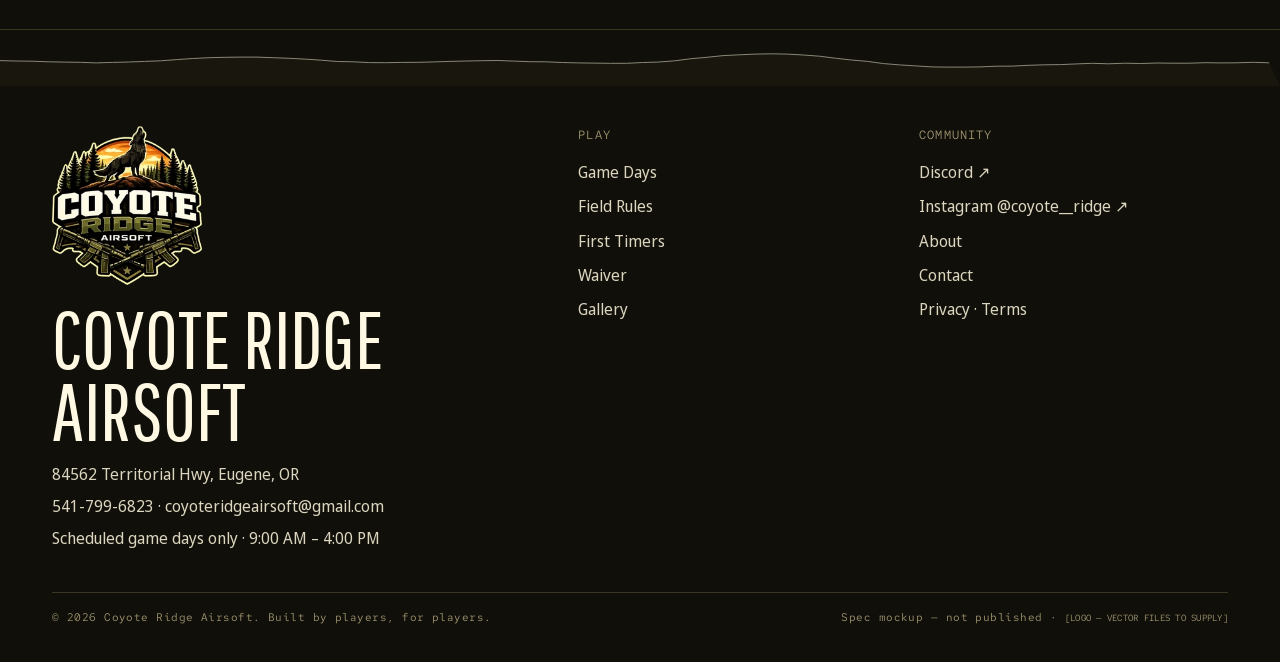
<file: plan-your-visit.html>
<!doctype html>
<html lang="en-US">
<head>
<meta charset="utf-8">
<meta name="viewport" content="width=device-width, initial-scale=1, viewport-fit=cover">
<title>Plan Your Visit — 84562 Territorial Hwy, Eugene OR | Coyote Ridge Airsoft</title>
<meta name="description" content="Coyote Ridge Airsoft is at 84562 Territorial Hwy, Eugene, OR. Scheduled game days 9:00 AM – 4:00 PM, rain or shine. Bring your own gear; sign the waiver before you arrive.">
<meta name="robots" content="noindex, nofollow">
<meta property="og:type" content="website">
<meta property="og:site_name" content="Coyote Ridge Airsoft">
<meta property="og:title" content="Plan Your Visit — 84562 Territorial Hwy, Eugene OR | Coyote Ridge Airsoft">
<meta property="og:description" content="Coyote Ridge Airsoft is at 84562 Territorial Hwy, Eugene, OR. Scheduled game days 9:00 AM – 4:00 PM, rain or shine. Bring your own gear; sign the waiver before you arrive.">
<meta property="og:image" content="https://coyoteridgeairsoft.com/images/og-card.jpg">
<meta property="og:image:width" content="1200">
<meta property="og:image:height" content="630">
<meta property="og:image:alt" content="Coyote Ridge Airsoft logo over an airsoft player in woodland, Eugene, Oregon">
<meta name="twitter:card" content="summary_large_image">
<meta name="twitter:title" content="Plan Your Visit — 84562 Territorial Hwy, Eugene OR | Coyote Ridge Airsoft">
<meta name="twitter:description" content="Coyote Ridge Airsoft is at 84562 Territorial Hwy, Eugene, OR. Scheduled game days 9:00 AM – 4:00 PM, rain or shine. Bring your own gear; sign the waiver before you arrive.">
<meta name="twitter:image" content="https://coyoteridgeairsoft.com/images/og-card.jpg">
<meta name="theme-color" content="#100F09">
<link rel="icon" href="favicon.svg" type="image/svg+xml">
<link rel="preconnect" href="https://fonts.googleapis.com">
<link rel="preconnect" href="https://fonts.gstatic.com" crossorigin>
<link href="https://fonts.googleapis.com/css2?family=Noto+Sans+Display:wght@400;500;600;700&amp;family=Pathway+Gothic+One&amp;family=Red+Hat+Mono:wght@400;500&amp;display=swap" rel="stylesheet">
<link rel="stylesheet" href="styles.css">
<script>document.documentElement.classList.add('js')</script>
</head>
<body>
<div class="gearstrip" role="note" aria-label="Gear requirement">
  <p><span class="flag">BRING YOUR OWN GEAR</span> · MARKER, MASK AND BBs ARE PLAYER-SUPPLIED · <span class="flag">RENTALS ARE NOT AVAILABLE AT THIS TIME</span>
  <small>Scheduled game days only · 9:00 AM – 4:00 PM</small></p>
</div>
<a class="skip" href="#main">Skip to content</a>
<div class="mock">Spec mockup · not the live site · items in [brackets] are unconfirmed</div>
<header class="site-head">
  <div class="wrap site-head__in">
    <a class="brand" href="index.html" aria-label="Coyote Ridge Airsoft — home"><img class="brand__logo" src="assets/logo-120.webp" srcset="assets/logo-120.webp 1x, assets/logo-240.webp 2x" width="120" height="127" alt="Coyote Ridge Airsoft logo"><span class="brand__name">Coyote Ridge</span></a>
    <nav class="nav" aria-label="Main"><a href="index.html">Home</a><a href="game-days.html">Game Days</a><a href="the-field.html">The Field</a><a href="field-rules.html">Field Rules</a><a href="first-timers.html">First Timers</a><a href="plan-your-visit.html" aria-current="page">Plan Your Visit</a><a href="contact.html">Contact</a></nav>
    <div class="head-actions">
      <a class="tel" href="tel:+15417996823">541-799-6823</a>
      <a class="btn btn--sm" href="waiver.html">Sign the Waiver</a>
      <button class="menu-btn" type="button" data-drawer-open aria-controls="drawer" aria-expanded="false">Menu</button>
    </div>
  </div>
  <svg class="head-strip" viewBox="0 0 1000 10" preserveAspectRatio="none" aria-hidden="true" focusable="false"><path class="line" d="M0.0 5.5 L12.6 5.5 L25.1 5.6 L37.7 5.7 L50.2 5.7 L62.8 5.8 L75.3 5.9 L87.9 5.8 L100.4 5.7 L113.0 5.6 L125.5 5.5 L138.1 5.3 L150.6 5.1 L163.2 4.9 L175.7 4.9 L188.3 4.8 L200.8 4.8 L213.4 4.9 L225.9 5.1 L238.5 5.2 L251.0 5.4 L263.6 5.6 L276.2 5.7 L288.7 5.8 L301.3 5.8 L313.8 5.8 L326.4 5.8 L338.9 5.7 L351.5 5.6 L364.0 5.5 L376.6 5.5 L389.1 5.4 L401.7 5.6 L414.2 5.7 L426.8 5.7 L439.3 5.8 L451.9 5.9 L464.4 5.9 L477.0 6.0 L489.5 5.9 L502.1 5.8 L514.6 5.7 L527.2 5.5 L539.7 5.1 L552.3 4.9 L564.9 4.6 L577.4 4.4 L590.0 4.3 L602.5 4.3 L615.1 4.3 L627.6 4.5 L640.2 4.7 L652.7 5.0 L665.3 5.4 L677.8 5.6 L690.4 6.0 L702.9 6.2 L715.5 6.4 L728.0 6.6 L740.6 6.6 L753.1 6.6 L765.7 6.6 L778.2 6.5 L790.8 6.4 L803.3 6.3 L815.9 6.2 L828.5 6.2 L841.0 6.1 L853.6 6.0 L866.1 6.0 L878.7 5.9 L891.2 6.0 L903.8 5.9 L916.3 5.9 L928.9 5.9 L941.4 5.8 L954.0 5.9 L966.5 5.9 L979.1 5.8 L991.6 5.9"/><path class="done" d="M0.0 5.5 L12.6 5.5 L25.1 5.6 L37.7 5.7 L50.2 5.7 L62.8 5.8 L75.3 5.9 L87.9 5.8 L100.4 5.7 L113.0 5.6 L125.5 5.5 L138.1 5.3 L150.6 5.1 L163.2 4.9 L175.7 4.9 L188.3 4.8 L200.8 4.8 L213.4 4.9 L225.9 5.1 L238.5 5.2 L251.0 5.4 L263.6 5.6 L276.2 5.7 L288.7 5.8 L301.3 5.8 L313.8 5.8 L326.4 5.8 L338.9 5.7 L351.5 5.6 L364.0 5.5 L376.6 5.5 L389.1 5.4 L401.7 5.6 L414.2 5.7 L426.8 5.7 L439.3 5.8 L451.9 5.9 L464.4 5.9 L477.0 6.0 L489.5 5.9 L502.1 5.8 L514.6 5.7 L527.2 5.5 L539.7 5.1 L552.3 4.9 L564.9 4.6 L577.4 4.4 L590.0 4.3 L602.5 4.3 L615.1 4.3 L627.6 4.5 L640.2 4.7 L652.7 5.0 L665.3 5.4 L677.8 5.6 L690.4 6.0 L702.9 6.2 L715.5 6.4 L728.0 6.6 L740.6 6.6 L753.1 6.6 L765.7 6.6 L778.2 6.5 L790.8 6.4 L803.3 6.3 L815.9 6.2 L828.5 6.2 L841.0 6.1 L853.6 6.0 L866.1 6.0 L878.7 5.9 L891.2 6.0 L903.8 5.9 L916.3 5.9 L928.9 5.9 L941.4 5.8 L954.0 5.9 L966.5 5.9 L979.1 5.8 L991.6 5.9" pathLength="1" style="stroke-dasharray:1;stroke-dashoffset:1"/></svg>
</header>
<div class="drawer" id="drawer" role="dialog" aria-modal="true" aria-label="Menu">
  <button class="menu-btn" type="button" data-drawer-close>Close</button>
  <a href="index.html">Home</a><a href="game-days.html">Game Days</a><a href="the-field.html">The Field</a><a href="field-rules.html">Field Rules</a><a href="first-timers.html">First Timers</a><a href="plan-your-visit.html" aria-current="page">Plan Your Visit</a><a href="contact.html">Contact</a>
  <div class="drawer__foot">
    <a class="btn" href="waiver.html" style="font-family:var(--sans);font-size:.92rem">Sign the Waiver</a>
    <a class="btn btn--line" href="tel:+15417996823" style="font-family:var(--sans);font-size:.92rem">Call 541-799-6823</a>
  </div>
</div>

<main id="main">
<section class="pagehead topo">
  <div class="wrap">
    <span class="ref">Plan your visit</span>
    <h1>Getting to the ridge</h1>
    <p class="lede">84562 Territorial Hwy, Eugene, OR. Scheduled game days only, 9:00 AM – 4:00 PM.</p>
    
  </div>
</section>
<section class="section" style="padding-top:24px">
  <div class="wrap duo" style="align-items:start">
    <dl class="facts">
      <div><dt>Address</dt><dd>84562 Territorial Hwy, Eugene, OR</dd></div>
      <div><dt>Phone</dt><dd><a href="tel:+15417996823">541-799-6823</a></dd></div>
      <div><dt>Email</dt><dd><a href="mailto:coyoteridgeairsoft@gmail.com">coyoteridgeairsoft@gmail.com</a></dd></div>
      <div><dt>Game days</dt><dd>Scheduled game days only, 9:00 AM – 4:00 PM</dd></div>
      <div><dt>Weather</dt><dd>Games run rain or shine. Dates subject to change due to weather or field conditions.</dd></div>
      <div><dt>Gear</dt><dd><span class="flag">Bring your own gear — marker, mask and BBs. Rentals are not available at this time.</span></dd></div>
      <div><dt>Waiver</dt><dd>Sign it before you arrive. <a href="waiver.html">Waiver</a></dd></div>
      <div><dt>Smoking</dt><dd><span class="flag">No smoking due to wildfire risk.</span> Vaping only in designated staging areas.</dd></div>
      <div><dt>Directions</dt><dd><span class="tbc">[DIRECTIONS — CONFIRM]</span></dd></div>
      <div><dt>Parking</dt><dd><span class="tbc">[PARKING — CONFIRM]</span></dd></div>
      <div><dt>Facilities</dt><dd><span class="tbc">[ON-SITE FACILITIES — CONFIRM]</span></dd></div>
    </dl>
    <div style="display:grid;gap:14px"><div class="map brk">
  <div class="map__card">
    <span class="ref" style="margin:0;color:#5d584c">Field location</span>
    <span class="addr">84562 Territorial Hwy<br>Eugene, OR</span>
    <div class="cta-row"><button class="btn btn--sm" type="button" data-map="84562 Territorial Hwy, Eugene, OR">Load map</button><a class="textlink" style="color:var(--cr-ink)" href="https://www.google.com/maps/search/?api=1&amp;query=84562+Territorial+Hwy%2C+Eugene%2C+OR" rel="noopener" target="_blank">Open in Google Maps ↗</a></div>
    <span class="tbc">Map loads from Google only when you ask. <span class="tbc">[DIRECTIONS — CONFIRM]</span></span>
  </div>
</div><figure class="photo rise"><div class="photo__img brk"><img src="images/visit-road.jpg" width="1200" height="800" alt="A gravel road running into tall conifers." sizes="(min-width:820px) 50vw, 100vw" loading="lazy" decoding="async"></div><figcaption>The drive in · stock placeholder</figcaption></figure></div>
  </div>
</section>

</main>
<footer class="site-foot">
  <svg class="foot-strip" viewBox="0 0 1000 56" preserveAspectRatio="none" aria-hidden="true" focusable="false"><path class="fill" d="M0.0 30.6 L12.6 31.0 L25.1 31.2 L37.7 31.8 L50.2 32.1 L62.8 32.3 L75.3 32.9 L87.9 32.4 L100.4 32.0 L113.0 31.4 L125.5 30.8 L138.1 29.6 L150.6 28.5 L163.2 27.7 L175.7 27.3 L188.3 27.1 L200.8 27.1 L213.4 27.7 L225.9 28.3 L238.5 29.1 L251.0 30.2 L263.6 31.5 L276.2 31.8 L288.7 32.6 L301.3 32.7 L313.8 32.4 L326.4 32.3 L338.9 31.9 L351.5 31.4 L364.0 31.0 L376.6 30.7 L389.1 30.5 L401.7 31.1 L414.2 31.7 L426.8 31.8 L439.3 32.5 L451.9 32.9 L464.4 33.1 L477.0 33.3 L489.5 33.3 L502.1 32.5 L514.6 32.0 L527.2 30.8 L539.7 28.7 L552.3 27.3 L564.9 25.6 L577.4 24.8 L590.0 24.1 L602.5 23.8 L615.1 24.1 L627.6 25.0 L640.2 26.2 L652.7 28.2 L665.3 30.0 L677.8 31.4 L690.4 33.6 L702.9 34.9 L715.5 35.9 L728.0 36.9 L740.6 37.1 L753.1 37.1 L765.7 36.9 L778.2 36.2 L790.8 36.1 L803.3 35.3 L815.9 34.8 L828.5 34.6 L841.0 33.9 L853.6 33.3 L866.1 33.8 L878.7 33.2 L891.2 33.5 L903.8 33.0 L916.3 33.2 L928.9 33.2 L941.4 32.7 L954.0 32.9 L966.5 32.8 L979.1 32.3 L991.6 32.8 L1000 56 L0 56Z"/><path class="line" d="M0.0 30.6 L12.6 31.0 L25.1 31.2 L37.7 31.8 L50.2 32.1 L62.8 32.3 L75.3 32.9 L87.9 32.4 L100.4 32.0 L113.0 31.4 L125.5 30.8 L138.1 29.6 L150.6 28.5 L163.2 27.7 L175.7 27.3 L188.3 27.1 L200.8 27.1 L213.4 27.7 L225.9 28.3 L238.5 29.1 L251.0 30.2 L263.6 31.5 L276.2 31.8 L288.7 32.6 L301.3 32.7 L313.8 32.4 L326.4 32.3 L338.9 31.9 L351.5 31.4 L364.0 31.0 L376.6 30.7 L389.1 30.5 L401.7 31.1 L414.2 31.7 L426.8 31.8 L439.3 32.5 L451.9 32.9 L464.4 33.1 L477.0 33.3 L489.5 33.3 L502.1 32.5 L514.6 32.0 L527.2 30.8 L539.7 28.7 L552.3 27.3 L564.9 25.6 L577.4 24.8 L590.0 24.1 L602.5 23.8 L615.1 24.1 L627.6 25.0 L640.2 26.2 L652.7 28.2 L665.3 30.0 L677.8 31.4 L690.4 33.6 L702.9 34.9 L715.5 35.9 L728.0 36.9 L740.6 37.1 L753.1 37.1 L765.7 36.9 L778.2 36.2 L790.8 36.1 L803.3 35.3 L815.9 34.8 L828.5 34.6 L841.0 33.9 L853.6 33.3 L866.1 33.8 L878.7 33.2 L891.2 33.5 L903.8 33.0 L916.3 33.2 L928.9 33.2 L941.4 32.7 L954.0 32.9 L966.5 32.8 L979.1 32.3 L991.6 32.8"/></svg>
  <div class="wrap">
    <div class="foot__grid">
      <div>
        <img class="foot__logo" src="assets/logo-240.webp" width="240" height="254" loading="lazy" alt="Coyote Ridge Airsoft logo">
        <p class="foot__name">Coyote Ridge<br>Airsoft</p>
        <p style="margin:0">84562 Territorial Hwy, Eugene, OR</p>
        <p style="margin:6px 0 0"><a href="tel:+15417996823">541-799-6823</a> · <a href="mailto:coyoteridgeairsoft@gmail.com">coyoteridgeairsoft@gmail.com</a></p>
        <p style="margin:6px 0 0">Scheduled game days only · 9:00 AM – 4:00 PM</p>
      </div>
      <div>
        <span class="ref">Play</span>
        <ul>
          <li><a href="game-days.html">Game Days</a></li>
          <li><a href="field-rules.html">Field Rules</a></li>
          <li><a href="first-timers.html">First Timers</a></li>
          <li><a href="waiver.html">Waiver</a></li>
          <li><a href="gallery.html">Gallery</a></li>
        </ul>
      </div>
      <div>
        <span class="ref">Community</span>
        <ul>
          <li><a href="https://discord.com/invite/k8CXcKvjGg" rel="noopener" target="_blank">Discord ↗</a></li>
          <li><a href="https://www.instagram.com/coyote__ridge/" rel="noopener" target="_blank">Instagram @coyote__ridge ↗</a></li>
          <li><a href="about.html">About</a></li>
          <li><a href="contact.html">Contact</a></li>
          <li><a href="privacy.html">Privacy</a> · <a href="terms.html">Terms</a></li>
        </ul>
      </div>
    </div>
    <div class="foot__base"><span>© <span data-year>2026</span> Coyote Ridge Airsoft. Built by players, for players.</span><span>Spec mockup — not published · <span class="tbc">[LOGO — VECTOR FILES TO SUPPLY]</span></span></div>
  </div>
</footer>
<nav class="mbar" aria-label="Quick actions">
  <a href="game-days.html">Game Days</a><a href="field-rules.html">Rules</a><a href="waiver.html">Waiver</a><a href="tel:+15417996823">Call</a>
</nav>
<script src="game-days.js"></script>
<script src="script.js"></script>
</body>
</html>
</file>
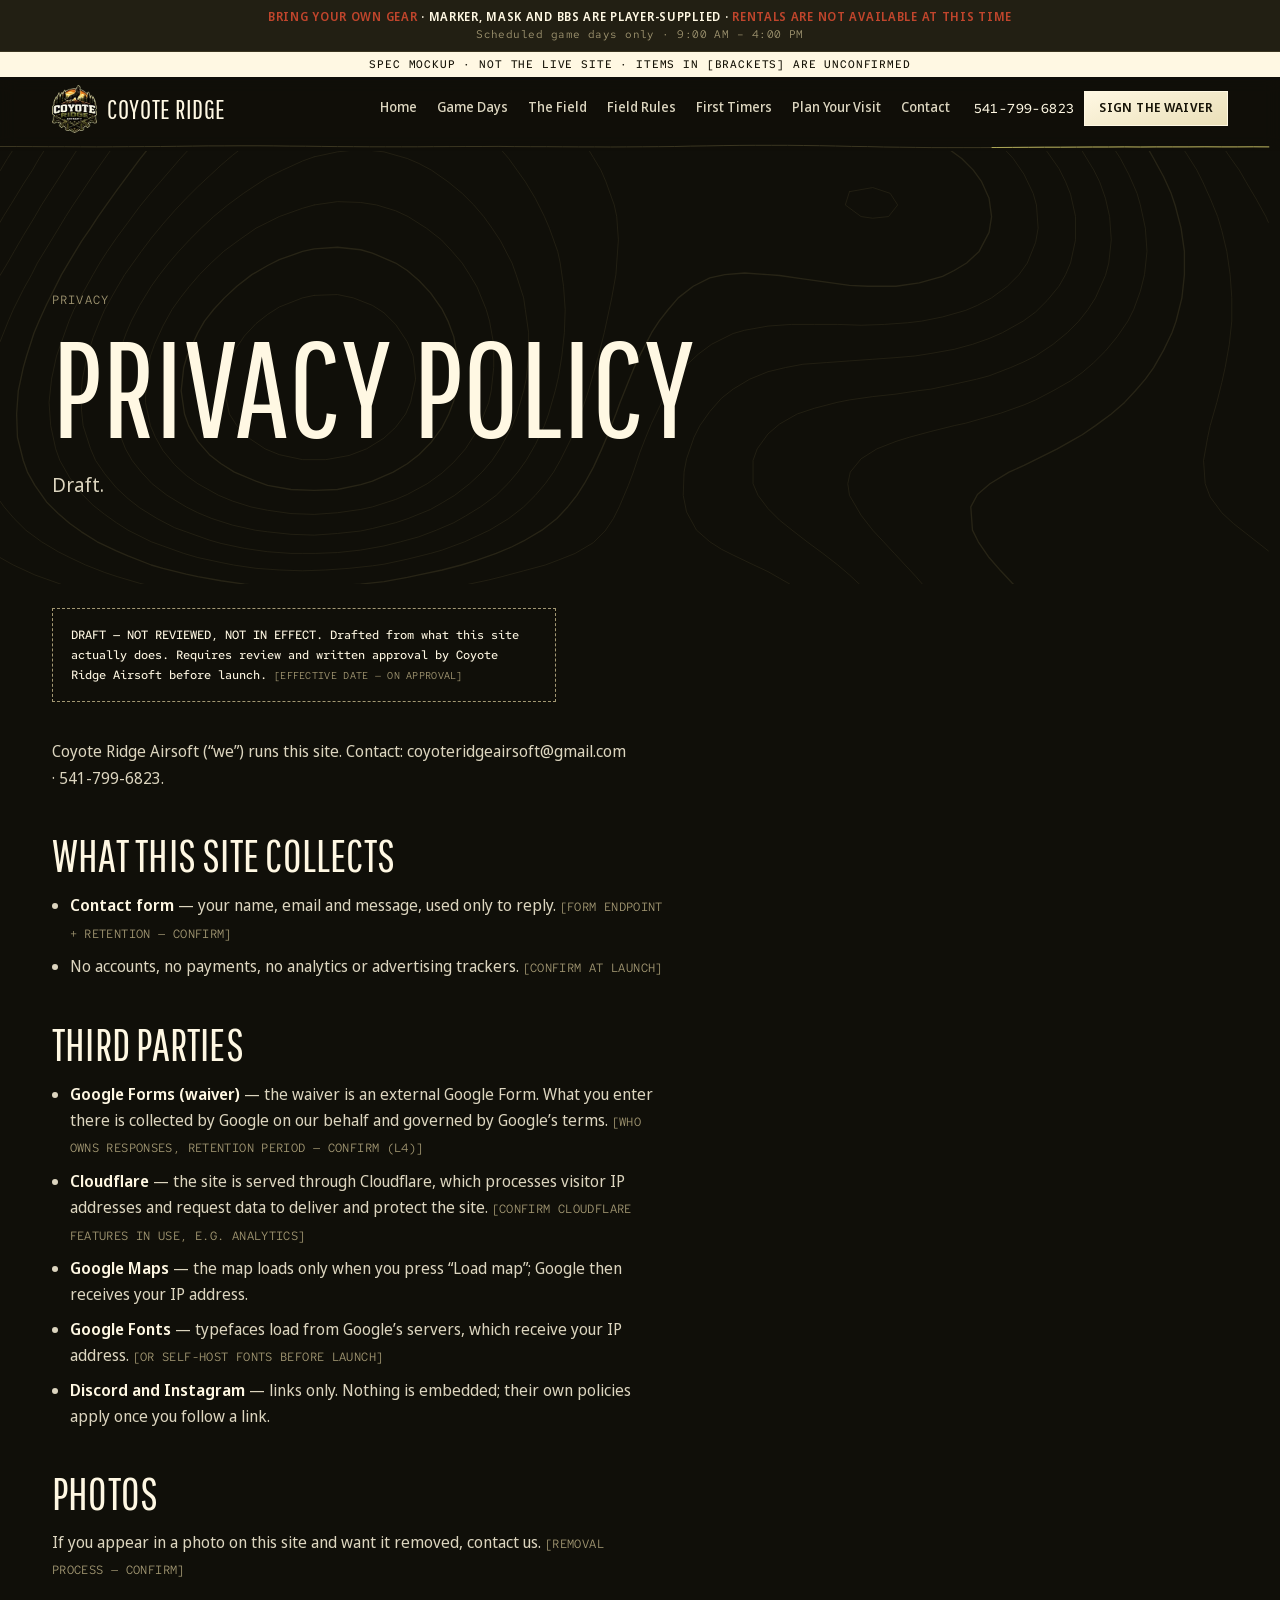
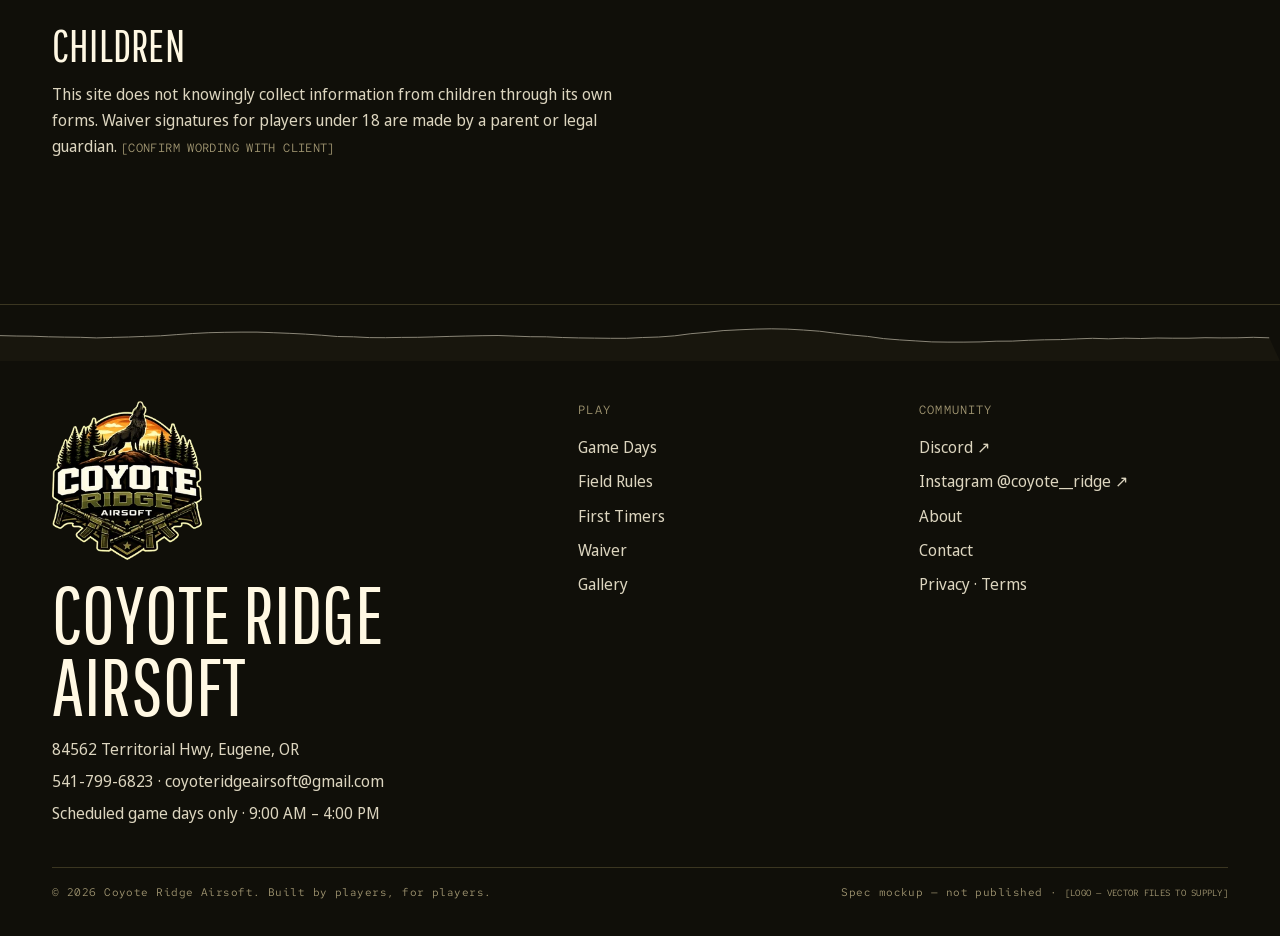
<file: privacy.html>
<!doctype html>
<html lang="en-US">
<head>
<meta charset="utf-8">
<meta name="viewport" content="width=device-width, initial-scale=1, viewport-fit=cover">
<title>Privacy Policy (Draft) | Coyote Ridge Airsoft</title>
<meta name="description" content="Draft privacy policy for Coyote Ridge Airsoft.">
<meta name="robots" content="noindex, nofollow">
<meta property="og:type" content="website">
<meta property="og:site_name" content="Coyote Ridge Airsoft">
<meta property="og:title" content="Privacy Policy (Draft) | Coyote Ridge Airsoft">
<meta property="og:description" content="Draft privacy policy for Coyote Ridge Airsoft.">
<meta property="og:image" content="https://coyoteridgeairsoft.com/images/og-card.jpg">
<meta property="og:image:width" content="1200">
<meta property="og:image:height" content="630">
<meta property="og:image:alt" content="Coyote Ridge Airsoft logo over an airsoft player in woodland, Eugene, Oregon">
<meta name="twitter:card" content="summary_large_image">
<meta name="twitter:title" content="Privacy Policy (Draft) | Coyote Ridge Airsoft">
<meta name="twitter:description" content="Draft privacy policy for Coyote Ridge Airsoft.">
<meta name="twitter:image" content="https://coyoteridgeairsoft.com/images/og-card.jpg">
<meta name="theme-color" content="#100F09">
<link rel="icon" href="favicon.svg" type="image/svg+xml">
<link rel="preconnect" href="https://fonts.googleapis.com">
<link rel="preconnect" href="https://fonts.gstatic.com" crossorigin>
<link href="https://fonts.googleapis.com/css2?family=Noto+Sans+Display:wght@400;500;600;700&amp;family=Pathway+Gothic+One&amp;family=Red+Hat+Mono:wght@400;500&amp;display=swap" rel="stylesheet">
<link rel="stylesheet" href="styles.css">
<script>document.documentElement.classList.add('js')</script>

</head>
<body>
<div class="gearstrip" role="note" aria-label="Gear requirement">
  <p><span class="flag">BRING YOUR OWN GEAR</span> · MARKER, MASK AND BBs ARE PLAYER-SUPPLIED · <span class="flag">RENTALS ARE NOT AVAILABLE AT THIS TIME</span>
  <small>Scheduled game days only · 9:00 AM – 4:00 PM</small></p>
</div>
<a class="skip" href="#main">Skip to content</a>
<div class="mock">Spec mockup · not the live site · items in [brackets] are unconfirmed</div>
<header class="site-head">
  <div class="wrap site-head__in">
    <a class="brand" href="index.html" aria-label="Coyote Ridge Airsoft — home"><img class="brand__logo" src="assets/logo-120.webp" srcset="assets/logo-120.webp 1x, assets/logo-240.webp 2x" width="120" height="127" alt="Coyote Ridge Airsoft logo"><span class="brand__name">Coyote Ridge</span></a>
    <nav class="nav" aria-label="Main"><a href="index.html">Home</a><a href="game-days.html">Game Days</a><a href="the-field.html">The Field</a><a href="field-rules.html">Field Rules</a><a href="first-timers.html">First Timers</a><a href="plan-your-visit.html">Plan Your Visit</a><a href="contact.html">Contact</a></nav>
    <div class="head-actions">
      <a class="tel" href="tel:+15417996823">541-799-6823</a>
      <a class="btn btn--sm" href="waiver.html">Sign the Waiver</a>
      <button class="menu-btn" type="button" data-drawer-open aria-controls="drawer" aria-expanded="false">Menu</button>
    </div>
  </div>
  <svg class="head-strip" viewBox="0 0 1000 10" preserveAspectRatio="none" aria-hidden="true" focusable="false"><path class="line" d="M0.0 5.5 L12.6 5.5 L25.1 5.6 L37.7 5.7 L50.2 5.7 L62.8 5.8 L75.3 5.9 L87.9 5.8 L100.4 5.7 L113.0 5.6 L125.5 5.5 L138.1 5.3 L150.6 5.1 L163.2 4.9 L175.7 4.9 L188.3 4.8 L200.8 4.8 L213.4 4.9 L225.9 5.1 L238.5 5.2 L251.0 5.4 L263.6 5.6 L276.2 5.7 L288.7 5.8 L301.3 5.8 L313.8 5.8 L326.4 5.8 L338.9 5.7 L351.5 5.6 L364.0 5.5 L376.6 5.5 L389.1 5.4 L401.7 5.6 L414.2 5.7 L426.8 5.7 L439.3 5.8 L451.9 5.9 L464.4 5.9 L477.0 6.0 L489.5 5.9 L502.1 5.8 L514.6 5.7 L527.2 5.5 L539.7 5.1 L552.3 4.9 L564.9 4.6 L577.4 4.4 L590.0 4.3 L602.5 4.3 L615.1 4.3 L627.6 4.5 L640.2 4.7 L652.7 5.0 L665.3 5.4 L677.8 5.6 L690.4 6.0 L702.9 6.2 L715.5 6.4 L728.0 6.6 L740.6 6.6 L753.1 6.6 L765.7 6.6 L778.2 6.5 L790.8 6.4 L803.3 6.3 L815.9 6.2 L828.5 6.2 L841.0 6.1 L853.6 6.0 L866.1 6.0 L878.7 5.9 L891.2 6.0 L903.8 5.9 L916.3 5.9 L928.9 5.9 L941.4 5.8 L954.0 5.9 L966.5 5.9 L979.1 5.8 L991.6 5.9"/><path class="done" d="M0.0 5.5 L12.6 5.5 L25.1 5.6 L37.7 5.7 L50.2 5.7 L62.8 5.8 L75.3 5.9 L87.9 5.8 L100.4 5.7 L113.0 5.6 L125.5 5.5 L138.1 5.3 L150.6 5.1 L163.2 4.9 L175.7 4.9 L188.3 4.8 L200.8 4.8 L213.4 4.9 L225.9 5.1 L238.5 5.2 L251.0 5.4 L263.6 5.6 L276.2 5.7 L288.7 5.8 L301.3 5.8 L313.8 5.8 L326.4 5.8 L338.9 5.7 L351.5 5.6 L364.0 5.5 L376.6 5.5 L389.1 5.4 L401.7 5.6 L414.2 5.7 L426.8 5.7 L439.3 5.8 L451.9 5.9 L464.4 5.9 L477.0 6.0 L489.5 5.9 L502.1 5.8 L514.6 5.7 L527.2 5.5 L539.7 5.1 L552.3 4.9 L564.9 4.6 L577.4 4.4 L590.0 4.3 L602.5 4.3 L615.1 4.3 L627.6 4.5 L640.2 4.7 L652.7 5.0 L665.3 5.4 L677.8 5.6 L690.4 6.0 L702.9 6.2 L715.5 6.4 L728.0 6.6 L740.6 6.6 L753.1 6.6 L765.7 6.6 L778.2 6.5 L790.8 6.4 L803.3 6.3 L815.9 6.2 L828.5 6.2 L841.0 6.1 L853.6 6.0 L866.1 6.0 L878.7 5.9 L891.2 6.0 L903.8 5.9 L916.3 5.9 L928.9 5.9 L941.4 5.8 L954.0 5.9 L966.5 5.9 L979.1 5.8 L991.6 5.9" pathLength="1" style="stroke-dasharray:1;stroke-dashoffset:1"/></svg>
</header>
<div class="drawer" id="drawer" role="dialog" aria-modal="true" aria-label="Menu">
  <button class="menu-btn" type="button" data-drawer-close>Close</button>
  <a href="index.html">Home</a><a href="game-days.html">Game Days</a><a href="the-field.html">The Field</a><a href="field-rules.html">Field Rules</a><a href="first-timers.html">First Timers</a><a href="plan-your-visit.html">Plan Your Visit</a><a href="contact.html">Contact</a>
  <div class="drawer__foot">
    <a class="btn" href="waiver.html" style="font-family:var(--sans);font-size:.92rem">Sign the Waiver</a>
    <a class="btn btn--line" href="tel:+15417996823" style="font-family:var(--sans);font-size:.92rem">Call 541-799-6823</a>
  </div>
</div>

<main id="main">
<section class="pagehead topo">
  <div class="wrap">
    <span class="ref">Privacy</span>
    <h1>Privacy policy</h1>
    <p class="lede">Draft.</p>
    
  </div>
</section>
<section class="section legal" style="padding-top:24px"><div class="wrap">
  <p class="draft">DRAFT — NOT REVIEWED, NOT IN EFFECT. Drafted from what this site actually does. Requires review and written approval by Coyote Ridge Airsoft before launch. <span class="tbc">[EFFECTIVE DATE — ON APPROVAL]</span></p>
  <p>Coyote Ridge Airsoft (“we”) runs this site. Contact: coyoteridgeairsoft@gmail.com · 541-799-6823.</p>
  <h2>What this site collects</h2>
  <ul>
    <li><strong>Contact form</strong> — your name, email and message, used only to reply. <span class="tbc">[FORM ENDPOINT + RETENTION — CONFIRM]</span></li>
    <li>No accounts, no payments, no analytics or advertising trackers. <span class="tbc">[CONFIRM AT LAUNCH]</span></li>
  </ul>
  <h2>Third parties</h2>
  <ul>
    <li><strong>Google Forms (waiver)</strong> — the waiver is an external Google Form. What you enter there is collected by Google on our behalf and governed by Google’s terms. <span class="tbc">[WHO OWNS RESPONSES, RETENTION PERIOD — CONFIRM (L4)]</span></li>
    <li><strong>Cloudflare</strong> — the site is served through Cloudflare, which processes visitor IP addresses and request data to deliver and protect the site. <span class="tbc">[CONFIRM CLOUDFLARE FEATURES IN USE, E.G. ANALYTICS]</span></li>
    <li><strong>Google Maps</strong> — the map loads only when you press “Load map”; Google then receives your IP address.</li>
    <li><strong>Google Fonts</strong> — typefaces load from Google’s servers, which receive your IP address. <span class="tbc">[OR SELF-HOST FONTS BEFORE LAUNCH]</span></li>
    <li><strong>Discord and Instagram</strong> — links only. Nothing is embedded; their own policies apply once you follow a link.</li>
  </ul>
  <h2>Photos</h2>
  <p>If you appear in a photo on this site and want it removed, contact us. <span class="tbc">[REMOVAL PROCESS — CONFIRM]</span></p>
  <h2>Children</h2>
  <p>This site does not knowingly collect information from children through its own forms. Waiver signatures for players under 18 are made by a parent or legal guardian. <span class="tbc">[CONFIRM WORDING WITH CLIENT]</span></p>
</div></section>

</main>
<footer class="site-foot">
  <svg class="foot-strip" viewBox="0 0 1000 56" preserveAspectRatio="none" aria-hidden="true" focusable="false"><path class="fill" d="M0.0 30.6 L12.6 31.0 L25.1 31.2 L37.7 31.8 L50.2 32.1 L62.8 32.3 L75.3 32.9 L87.9 32.4 L100.4 32.0 L113.0 31.4 L125.5 30.8 L138.1 29.6 L150.6 28.5 L163.2 27.7 L175.7 27.3 L188.3 27.1 L200.8 27.1 L213.4 27.7 L225.9 28.3 L238.5 29.1 L251.0 30.2 L263.6 31.5 L276.2 31.8 L288.7 32.6 L301.3 32.7 L313.8 32.4 L326.4 32.3 L338.9 31.9 L351.5 31.4 L364.0 31.0 L376.6 30.7 L389.1 30.5 L401.7 31.1 L414.2 31.7 L426.8 31.8 L439.3 32.5 L451.9 32.9 L464.4 33.1 L477.0 33.3 L489.5 33.3 L502.1 32.5 L514.6 32.0 L527.2 30.8 L539.7 28.7 L552.3 27.3 L564.9 25.6 L577.4 24.8 L590.0 24.1 L602.5 23.8 L615.1 24.1 L627.6 25.0 L640.2 26.2 L652.7 28.2 L665.3 30.0 L677.8 31.4 L690.4 33.6 L702.9 34.9 L715.5 35.9 L728.0 36.9 L740.6 37.1 L753.1 37.1 L765.7 36.9 L778.2 36.2 L790.8 36.1 L803.3 35.3 L815.9 34.8 L828.5 34.6 L841.0 33.9 L853.6 33.3 L866.1 33.8 L878.7 33.2 L891.2 33.5 L903.8 33.0 L916.3 33.2 L928.9 33.2 L941.4 32.7 L954.0 32.9 L966.5 32.8 L979.1 32.3 L991.6 32.8 L1000 56 L0 56Z"/><path class="line" d="M0.0 30.6 L12.6 31.0 L25.1 31.2 L37.7 31.8 L50.2 32.1 L62.8 32.3 L75.3 32.9 L87.9 32.4 L100.4 32.0 L113.0 31.4 L125.5 30.8 L138.1 29.6 L150.6 28.5 L163.2 27.7 L175.7 27.3 L188.3 27.1 L200.8 27.1 L213.4 27.7 L225.9 28.3 L238.5 29.1 L251.0 30.2 L263.6 31.5 L276.2 31.8 L288.7 32.6 L301.3 32.7 L313.8 32.4 L326.4 32.3 L338.9 31.9 L351.5 31.4 L364.0 31.0 L376.6 30.7 L389.1 30.5 L401.7 31.1 L414.2 31.7 L426.8 31.8 L439.3 32.5 L451.9 32.9 L464.4 33.1 L477.0 33.3 L489.5 33.3 L502.1 32.5 L514.6 32.0 L527.2 30.8 L539.7 28.7 L552.3 27.3 L564.9 25.6 L577.4 24.8 L590.0 24.1 L602.5 23.8 L615.1 24.1 L627.6 25.0 L640.2 26.2 L652.7 28.2 L665.3 30.0 L677.8 31.4 L690.4 33.6 L702.9 34.9 L715.5 35.9 L728.0 36.9 L740.6 37.1 L753.1 37.1 L765.7 36.9 L778.2 36.2 L790.8 36.1 L803.3 35.3 L815.9 34.8 L828.5 34.6 L841.0 33.9 L853.6 33.3 L866.1 33.8 L878.7 33.2 L891.2 33.5 L903.8 33.0 L916.3 33.2 L928.9 33.2 L941.4 32.7 L954.0 32.9 L966.5 32.8 L979.1 32.3 L991.6 32.8"/></svg>
  <div class="wrap">
    <div class="foot__grid">
      <div>
        <img class="foot__logo" src="assets/logo-240.webp" width="240" height="254" loading="lazy" alt="Coyote Ridge Airsoft logo">
        <p class="foot__name">Coyote Ridge<br>Airsoft</p>
        <p style="margin:0">84562 Territorial Hwy, Eugene, OR</p>
        <p style="margin:6px 0 0"><a href="tel:+15417996823">541-799-6823</a> · <a href="mailto:coyoteridgeairsoft@gmail.com">coyoteridgeairsoft@gmail.com</a></p>
        <p style="margin:6px 0 0">Scheduled game days only · 9:00 AM – 4:00 PM</p>
      </div>
      <div>
        <span class="ref">Play</span>
        <ul>
          <li><a href="game-days.html">Game Days</a></li>
          <li><a href="field-rules.html">Field Rules</a></li>
          <li><a href="first-timers.html">First Timers</a></li>
          <li><a href="waiver.html">Waiver</a></li>
          <li><a href="gallery.html">Gallery</a></li>
        </ul>
      </div>
      <div>
        <span class="ref">Community</span>
        <ul>
          <li><a href="https://discord.com/invite/k8CXcKvjGg" rel="noopener" target="_blank">Discord ↗</a></li>
          <li><a href="https://www.instagram.com/coyote__ridge/" rel="noopener" target="_blank">Instagram @coyote__ridge ↗</a></li>
          <li><a href="about.html">About</a></li>
          <li><a href="contact.html">Contact</a></li>
          <li><a href="privacy.html">Privacy</a> · <a href="terms.html">Terms</a></li>
        </ul>
      </div>
    </div>
    <div class="foot__base"><span>© <span data-year>2026</span> Coyote Ridge Airsoft. Built by players, for players.</span><span>Spec mockup — not published · <span class="tbc">[LOGO — VECTOR FILES TO SUPPLY]</span></span></div>
  </div>
</footer>
<nav class="mbar" aria-label="Quick actions">
  <a href="game-days.html">Game Days</a><a href="field-rules.html">Rules</a><a href="waiver.html">Waiver</a><a href="tel:+15417996823">Call</a>
</nav>
<script src="game-days.js"></script>
<script src="script.js"></script>
</body>
</html>
</file>
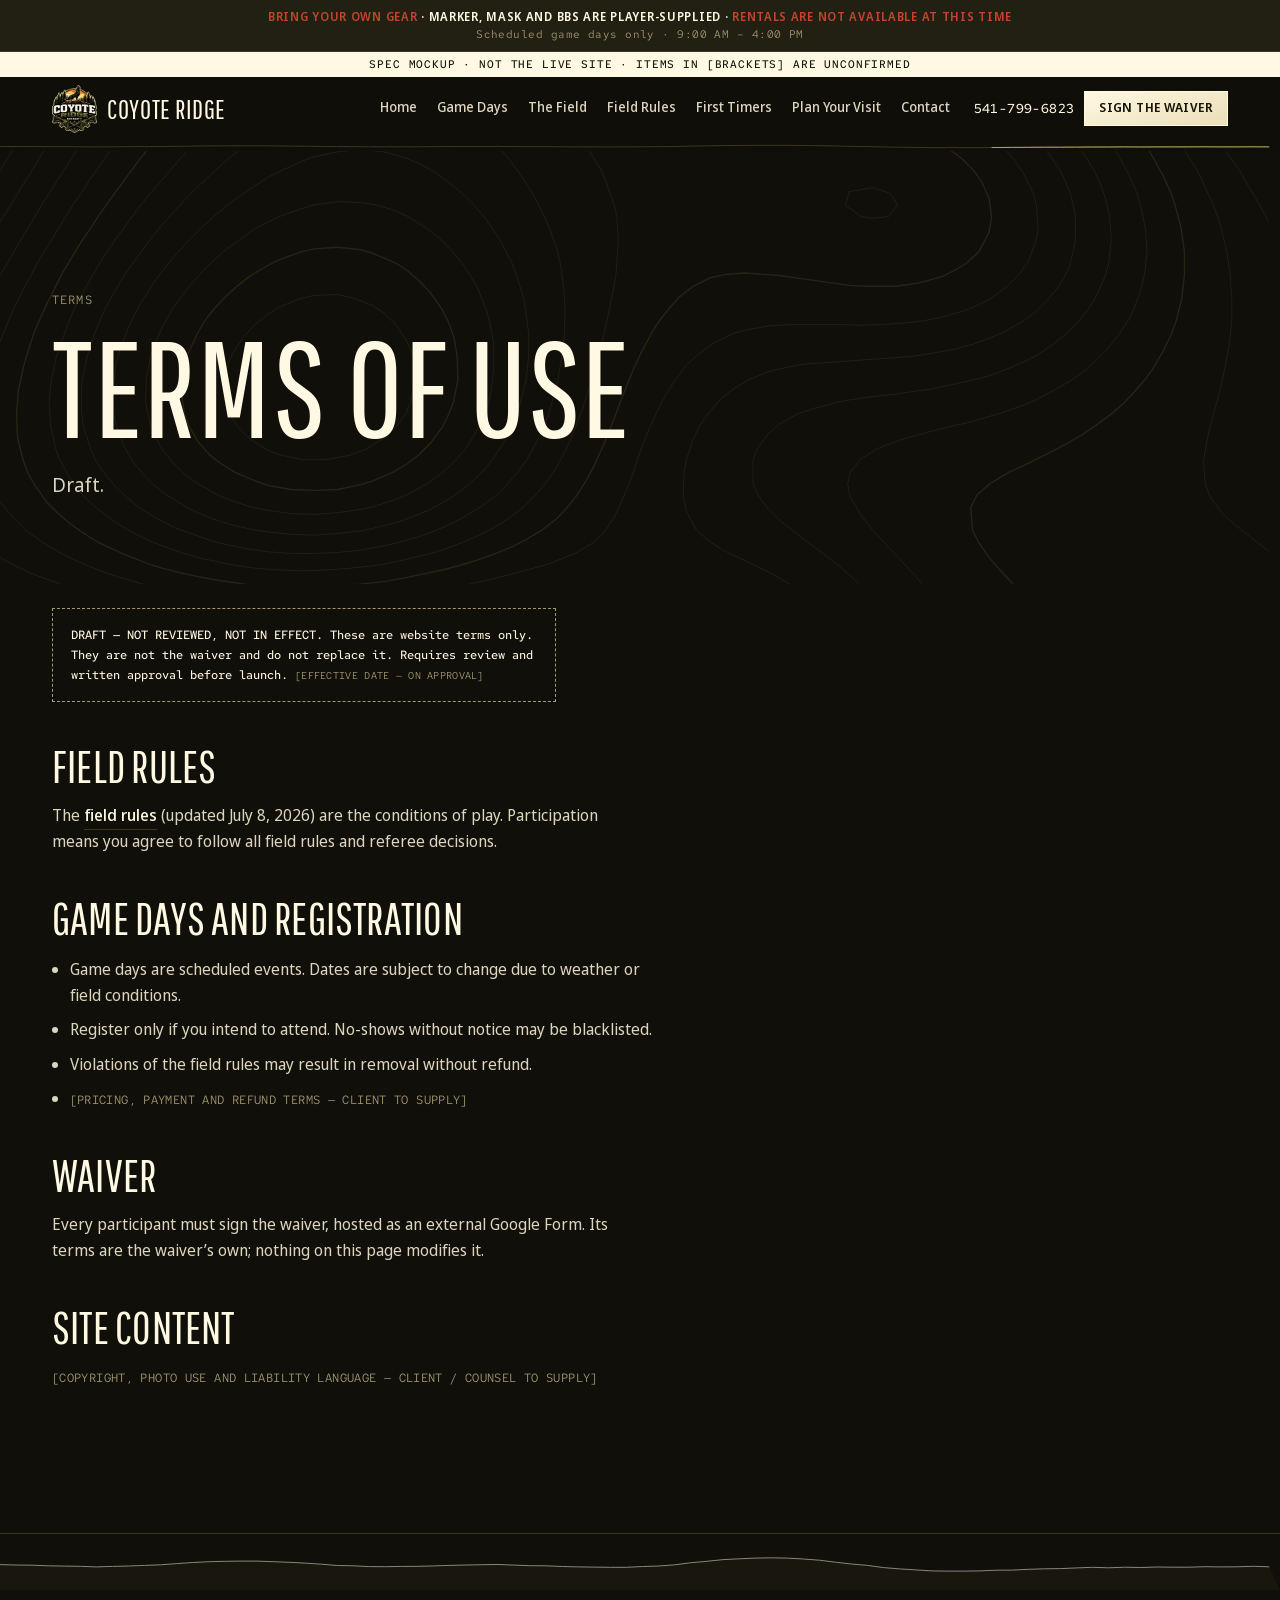
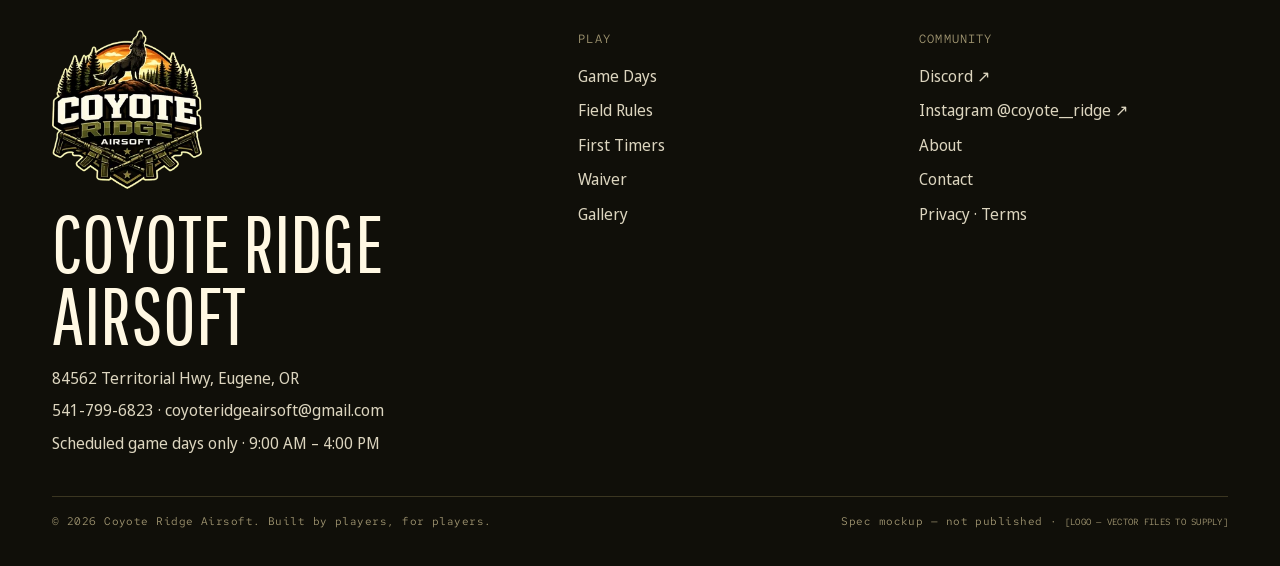
<file: terms.html>
<!doctype html>
<html lang="en-US">
<head>
<meta charset="utf-8">
<meta name="viewport" content="width=device-width, initial-scale=1, viewport-fit=cover">
<title>Terms of Use (Draft) | Coyote Ridge Airsoft</title>
<meta name="description" content="Draft website terms for Coyote Ridge Airsoft.">
<meta name="robots" content="noindex, nofollow">
<meta property="og:type" content="website">
<meta property="og:site_name" content="Coyote Ridge Airsoft">
<meta property="og:title" content="Terms of Use (Draft) | Coyote Ridge Airsoft">
<meta property="og:description" content="Draft website terms for Coyote Ridge Airsoft.">
<meta property="og:image" content="https://coyoteridgeairsoft.com/images/og-card.jpg">
<meta property="og:image:width" content="1200">
<meta property="og:image:height" content="630">
<meta property="og:image:alt" content="Coyote Ridge Airsoft logo over an airsoft player in woodland, Eugene, Oregon">
<meta name="twitter:card" content="summary_large_image">
<meta name="twitter:title" content="Terms of Use (Draft) | Coyote Ridge Airsoft">
<meta name="twitter:description" content="Draft website terms for Coyote Ridge Airsoft.">
<meta name="twitter:image" content="https://coyoteridgeairsoft.com/images/og-card.jpg">
<meta name="theme-color" content="#100F09">
<link rel="icon" href="favicon.svg" type="image/svg+xml">
<link rel="preconnect" href="https://fonts.googleapis.com">
<link rel="preconnect" href="https://fonts.gstatic.com" crossorigin>
<link href="https://fonts.googleapis.com/css2?family=Noto+Sans+Display:wght@400;500;600;700&amp;family=Pathway+Gothic+One&amp;family=Red+Hat+Mono:wght@400;500&amp;display=swap" rel="stylesheet">
<link rel="stylesheet" href="styles.css">
<script>document.documentElement.classList.add('js')</script>

</head>
<body>
<div class="gearstrip" role="note" aria-label="Gear requirement">
  <p><span class="flag">BRING YOUR OWN GEAR</span> · MARKER, MASK AND BBs ARE PLAYER-SUPPLIED · <span class="flag">RENTALS ARE NOT AVAILABLE AT THIS TIME</span>
  <small>Scheduled game days only · 9:00 AM – 4:00 PM</small></p>
</div>
<a class="skip" href="#main">Skip to content</a>
<div class="mock">Spec mockup · not the live site · items in [brackets] are unconfirmed</div>
<header class="site-head">
  <div class="wrap site-head__in">
    <a class="brand" href="index.html" aria-label="Coyote Ridge Airsoft — home"><img class="brand__logo" src="assets/logo-120.webp" srcset="assets/logo-120.webp 1x, assets/logo-240.webp 2x" width="120" height="127" alt="Coyote Ridge Airsoft logo"><span class="brand__name">Coyote Ridge</span></a>
    <nav class="nav" aria-label="Main"><a href="index.html">Home</a><a href="game-days.html">Game Days</a><a href="the-field.html">The Field</a><a href="field-rules.html">Field Rules</a><a href="first-timers.html">First Timers</a><a href="plan-your-visit.html">Plan Your Visit</a><a href="contact.html">Contact</a></nav>
    <div class="head-actions">
      <a class="tel" href="tel:+15417996823">541-799-6823</a>
      <a class="btn btn--sm" href="waiver.html">Sign the Waiver</a>
      <button class="menu-btn" type="button" data-drawer-open aria-controls="drawer" aria-expanded="false">Menu</button>
    </div>
  </div>
  <svg class="head-strip" viewBox="0 0 1000 10" preserveAspectRatio="none" aria-hidden="true" focusable="false"><path class="line" d="M0.0 5.5 L12.6 5.5 L25.1 5.6 L37.7 5.7 L50.2 5.7 L62.8 5.8 L75.3 5.9 L87.9 5.8 L100.4 5.7 L113.0 5.6 L125.5 5.5 L138.1 5.3 L150.6 5.1 L163.2 4.9 L175.7 4.9 L188.3 4.8 L200.8 4.8 L213.4 4.9 L225.9 5.1 L238.5 5.2 L251.0 5.4 L263.6 5.6 L276.2 5.7 L288.7 5.8 L301.3 5.8 L313.8 5.8 L326.4 5.8 L338.9 5.7 L351.5 5.6 L364.0 5.5 L376.6 5.5 L389.1 5.4 L401.7 5.6 L414.2 5.7 L426.8 5.7 L439.3 5.8 L451.9 5.9 L464.4 5.9 L477.0 6.0 L489.5 5.9 L502.1 5.8 L514.6 5.7 L527.2 5.5 L539.7 5.1 L552.3 4.9 L564.9 4.6 L577.4 4.4 L590.0 4.3 L602.5 4.3 L615.1 4.3 L627.6 4.5 L640.2 4.7 L652.7 5.0 L665.3 5.4 L677.8 5.6 L690.4 6.0 L702.9 6.2 L715.5 6.4 L728.0 6.6 L740.6 6.6 L753.1 6.6 L765.7 6.6 L778.2 6.5 L790.8 6.4 L803.3 6.3 L815.9 6.2 L828.5 6.2 L841.0 6.1 L853.6 6.0 L866.1 6.0 L878.7 5.9 L891.2 6.0 L903.8 5.9 L916.3 5.9 L928.9 5.9 L941.4 5.8 L954.0 5.9 L966.5 5.9 L979.1 5.8 L991.6 5.9"/><path class="done" d="M0.0 5.5 L12.6 5.5 L25.1 5.6 L37.7 5.7 L50.2 5.7 L62.8 5.8 L75.3 5.9 L87.9 5.8 L100.4 5.7 L113.0 5.6 L125.5 5.5 L138.1 5.3 L150.6 5.1 L163.2 4.9 L175.7 4.9 L188.3 4.8 L200.8 4.8 L213.4 4.9 L225.9 5.1 L238.5 5.2 L251.0 5.4 L263.6 5.6 L276.2 5.7 L288.7 5.8 L301.3 5.8 L313.8 5.8 L326.4 5.8 L338.9 5.7 L351.5 5.6 L364.0 5.5 L376.6 5.5 L389.1 5.4 L401.7 5.6 L414.2 5.7 L426.8 5.7 L439.3 5.8 L451.9 5.9 L464.4 5.9 L477.0 6.0 L489.5 5.9 L502.1 5.8 L514.6 5.7 L527.2 5.5 L539.7 5.1 L552.3 4.9 L564.9 4.6 L577.4 4.4 L590.0 4.3 L602.5 4.3 L615.1 4.3 L627.6 4.5 L640.2 4.7 L652.7 5.0 L665.3 5.4 L677.8 5.6 L690.4 6.0 L702.9 6.2 L715.5 6.4 L728.0 6.6 L740.6 6.6 L753.1 6.6 L765.7 6.6 L778.2 6.5 L790.8 6.4 L803.3 6.3 L815.9 6.2 L828.5 6.2 L841.0 6.1 L853.6 6.0 L866.1 6.0 L878.7 5.9 L891.2 6.0 L903.8 5.9 L916.3 5.9 L928.9 5.9 L941.4 5.8 L954.0 5.9 L966.5 5.9 L979.1 5.8 L991.6 5.9" pathLength="1" style="stroke-dasharray:1;stroke-dashoffset:1"/></svg>
</header>
<div class="drawer" id="drawer" role="dialog" aria-modal="true" aria-label="Menu">
  <button class="menu-btn" type="button" data-drawer-close>Close</button>
  <a href="index.html">Home</a><a href="game-days.html">Game Days</a><a href="the-field.html">The Field</a><a href="field-rules.html">Field Rules</a><a href="first-timers.html">First Timers</a><a href="plan-your-visit.html">Plan Your Visit</a><a href="contact.html">Contact</a>
  <div class="drawer__foot">
    <a class="btn" href="waiver.html" style="font-family:var(--sans);font-size:.92rem">Sign the Waiver</a>
    <a class="btn btn--line" href="tel:+15417996823" style="font-family:var(--sans);font-size:.92rem">Call 541-799-6823</a>
  </div>
</div>

<main id="main">
<section class="pagehead topo">
  <div class="wrap">
    <span class="ref">Terms</span>
    <h1>Terms of use</h1>
    <p class="lede">Draft.</p>
    
  </div>
</section>
<section class="section legal" style="padding-top:24px"><div class="wrap">
  <p class="draft">DRAFT — NOT REVIEWED, NOT IN EFFECT. These are website terms only. They are not the waiver and do not replace it. Requires review and written approval before launch. <span class="tbc">[EFFECTIVE DATE — ON APPROVAL]</span></p>
  <h2>Field rules</h2>
  <p>The <a class="textlink" href="field-rules.html">field rules</a> (updated July 8, 2026) are the conditions of play. Participation means you agree to follow all field rules and referee decisions.</p>
  <h2>Game days and registration</h2>
  <ul>
    <li>Game days are scheduled events. Dates are subject to change due to weather or field conditions.</li>
    <li>Register only if you intend to attend. No-shows without notice may be blacklisted.</li>
    <li>Violations of the field rules may result in removal without refund.</li>
    <li><span class="tbc">[PRICING, PAYMENT AND REFUND TERMS — CLIENT TO SUPPLY]</span></li>
  </ul>
  <h2>Waiver</h2>
  <p>Every participant must sign the waiver, hosted as an external Google Form. Its terms are the waiver’s own; nothing on this page modifies it.</p>
  <h2>Site content</h2>
  <p><span class="tbc">[COPYRIGHT, PHOTO USE AND LIABILITY LANGUAGE — CLIENT / COUNSEL TO SUPPLY]</span></p>
</div></section>

</main>
<footer class="site-foot">
  <svg class="foot-strip" viewBox="0 0 1000 56" preserveAspectRatio="none" aria-hidden="true" focusable="false"><path class="fill" d="M0.0 30.6 L12.6 31.0 L25.1 31.2 L37.7 31.8 L50.2 32.1 L62.8 32.3 L75.3 32.9 L87.9 32.4 L100.4 32.0 L113.0 31.4 L125.5 30.8 L138.1 29.6 L150.6 28.5 L163.2 27.7 L175.7 27.3 L188.3 27.1 L200.8 27.1 L213.4 27.7 L225.9 28.3 L238.5 29.1 L251.0 30.2 L263.6 31.5 L276.2 31.8 L288.7 32.6 L301.3 32.7 L313.8 32.4 L326.4 32.3 L338.9 31.9 L351.5 31.4 L364.0 31.0 L376.6 30.7 L389.1 30.5 L401.7 31.1 L414.2 31.7 L426.8 31.8 L439.3 32.5 L451.9 32.9 L464.4 33.1 L477.0 33.3 L489.5 33.3 L502.1 32.5 L514.6 32.0 L527.2 30.8 L539.7 28.7 L552.3 27.3 L564.9 25.6 L577.4 24.8 L590.0 24.1 L602.5 23.8 L615.1 24.1 L627.6 25.0 L640.2 26.2 L652.7 28.2 L665.3 30.0 L677.8 31.4 L690.4 33.6 L702.9 34.9 L715.5 35.9 L728.0 36.9 L740.6 37.1 L753.1 37.1 L765.7 36.9 L778.2 36.2 L790.8 36.1 L803.3 35.3 L815.9 34.8 L828.5 34.6 L841.0 33.9 L853.6 33.3 L866.1 33.8 L878.7 33.2 L891.2 33.5 L903.8 33.0 L916.3 33.2 L928.9 33.2 L941.4 32.7 L954.0 32.9 L966.5 32.8 L979.1 32.3 L991.6 32.8 L1000 56 L0 56Z"/><path class="line" d="M0.0 30.6 L12.6 31.0 L25.1 31.2 L37.7 31.8 L50.2 32.1 L62.8 32.3 L75.3 32.9 L87.9 32.4 L100.4 32.0 L113.0 31.4 L125.5 30.8 L138.1 29.6 L150.6 28.5 L163.2 27.7 L175.7 27.3 L188.3 27.1 L200.8 27.1 L213.4 27.7 L225.9 28.3 L238.5 29.1 L251.0 30.2 L263.6 31.5 L276.2 31.8 L288.7 32.6 L301.3 32.7 L313.8 32.4 L326.4 32.3 L338.9 31.9 L351.5 31.4 L364.0 31.0 L376.6 30.7 L389.1 30.5 L401.7 31.1 L414.2 31.7 L426.8 31.8 L439.3 32.5 L451.9 32.9 L464.4 33.1 L477.0 33.3 L489.5 33.3 L502.1 32.5 L514.6 32.0 L527.2 30.8 L539.7 28.7 L552.3 27.3 L564.9 25.6 L577.4 24.8 L590.0 24.1 L602.5 23.8 L615.1 24.1 L627.6 25.0 L640.2 26.2 L652.7 28.2 L665.3 30.0 L677.8 31.4 L690.4 33.6 L702.9 34.9 L715.5 35.9 L728.0 36.9 L740.6 37.1 L753.1 37.1 L765.7 36.9 L778.2 36.2 L790.8 36.1 L803.3 35.3 L815.9 34.8 L828.5 34.6 L841.0 33.9 L853.6 33.3 L866.1 33.8 L878.7 33.2 L891.2 33.5 L903.8 33.0 L916.3 33.2 L928.9 33.2 L941.4 32.7 L954.0 32.9 L966.5 32.8 L979.1 32.3 L991.6 32.8"/></svg>
  <div class="wrap">
    <div class="foot__grid">
      <div>
        <img class="foot__logo" src="assets/logo-240.webp" width="240" height="254" loading="lazy" alt="Coyote Ridge Airsoft logo">
        <p class="foot__name">Coyote Ridge<br>Airsoft</p>
        <p style="margin:0">84562 Territorial Hwy, Eugene, OR</p>
        <p style="margin:6px 0 0"><a href="tel:+15417996823">541-799-6823</a> · <a href="mailto:coyoteridgeairsoft@gmail.com">coyoteridgeairsoft@gmail.com</a></p>
        <p style="margin:6px 0 0">Scheduled game days only · 9:00 AM – 4:00 PM</p>
      </div>
      <div>
        <span class="ref">Play</span>
        <ul>
          <li><a href="game-days.html">Game Days</a></li>
          <li><a href="field-rules.html">Field Rules</a></li>
          <li><a href="first-timers.html">First Timers</a></li>
          <li><a href="waiver.html">Waiver</a></li>
          <li><a href="gallery.html">Gallery</a></li>
        </ul>
      </div>
      <div>
        <span class="ref">Community</span>
        <ul>
          <li><a href="https://discord.com/invite/k8CXcKvjGg" rel="noopener" target="_blank">Discord ↗</a></li>
          <li><a href="https://www.instagram.com/coyote__ridge/" rel="noopener" target="_blank">Instagram @coyote__ridge ↗</a></li>
          <li><a href="about.html">About</a></li>
          <li><a href="contact.html">Contact</a></li>
          <li><a href="privacy.html">Privacy</a> · <a href="terms.html">Terms</a></li>
        </ul>
      </div>
    </div>
    <div class="foot__base"><span>© <span data-year>2026</span> Coyote Ridge Airsoft. Built by players, for players.</span><span>Spec mockup — not published · <span class="tbc">[LOGO — VECTOR FILES TO SUPPLY]</span></span></div>
  </div>
</footer>
<nav class="mbar" aria-label="Quick actions">
  <a href="game-days.html">Game Days</a><a href="field-rules.html">Rules</a><a href="waiver.html">Waiver</a><a href="tel:+15417996823">Call</a>
</nav>
<script src="game-days.js"></script>
<script src="script.js"></script>
</body>
</html>
</file>
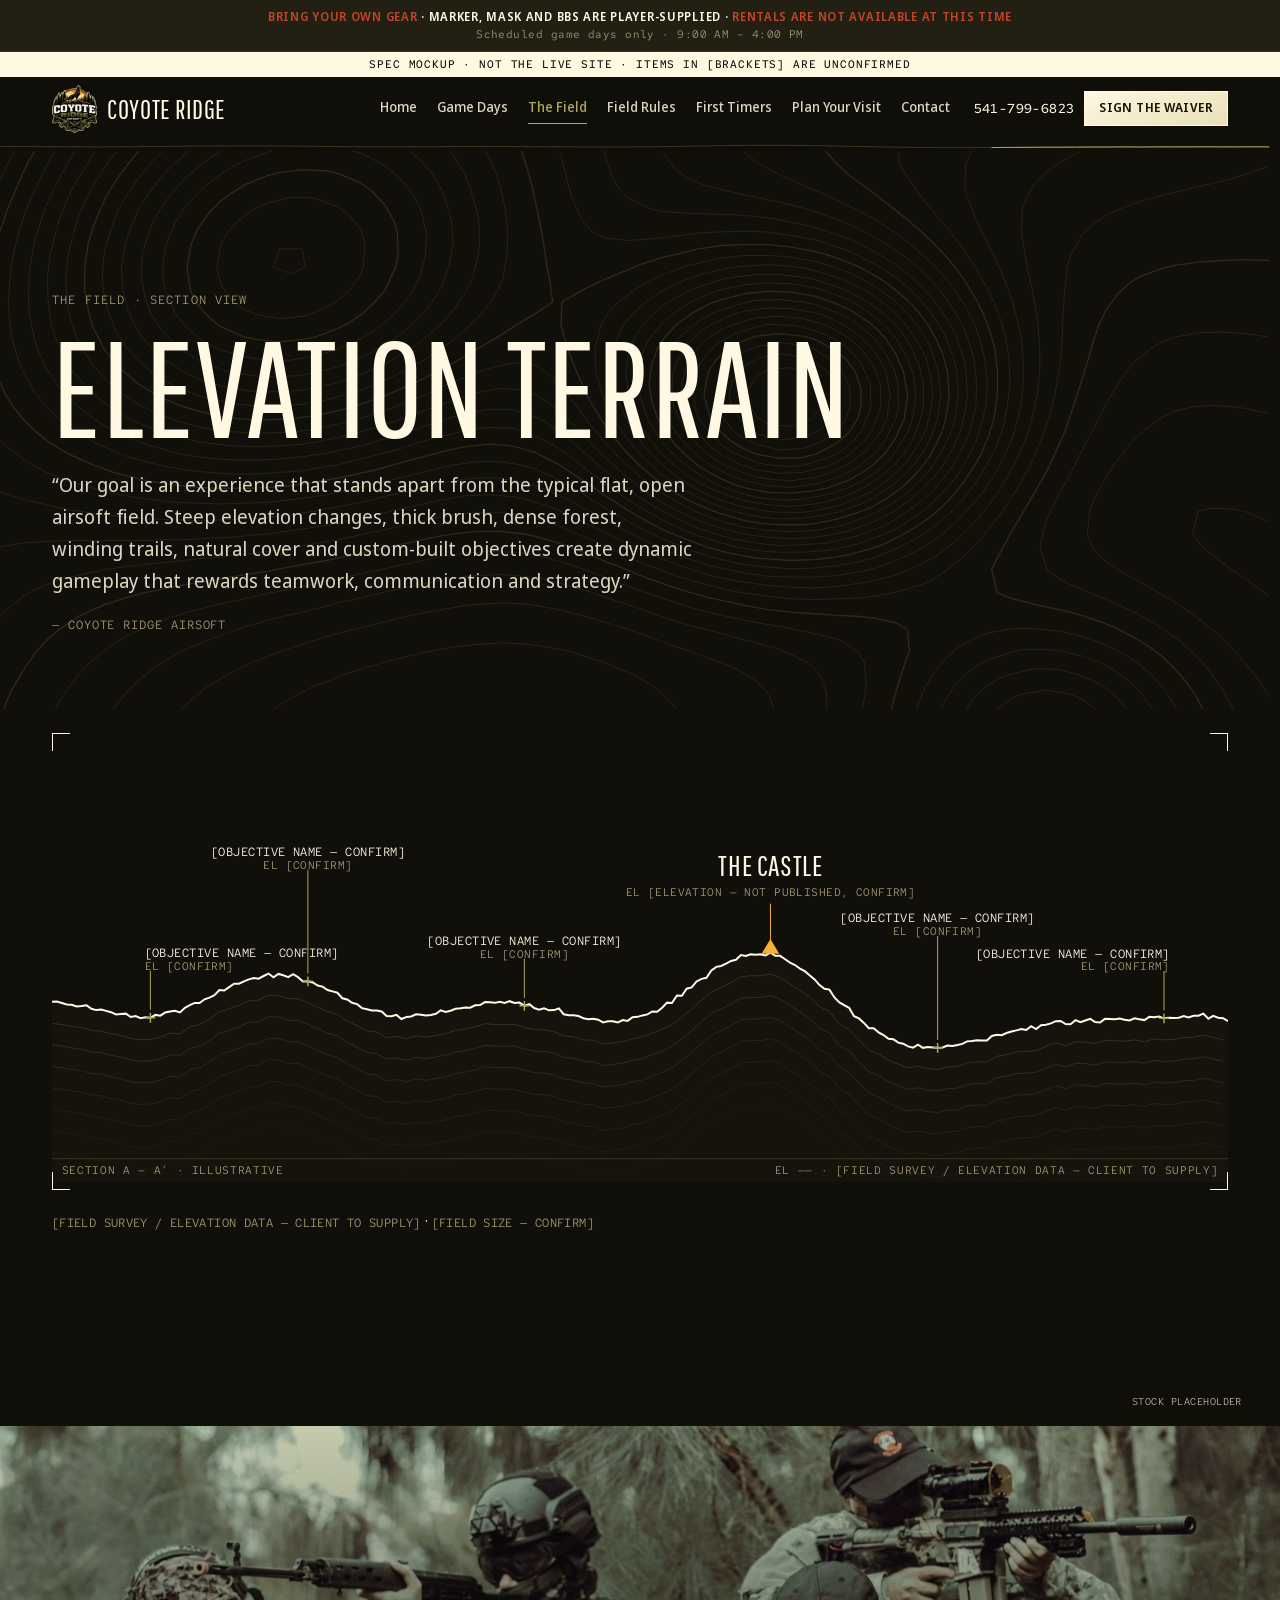
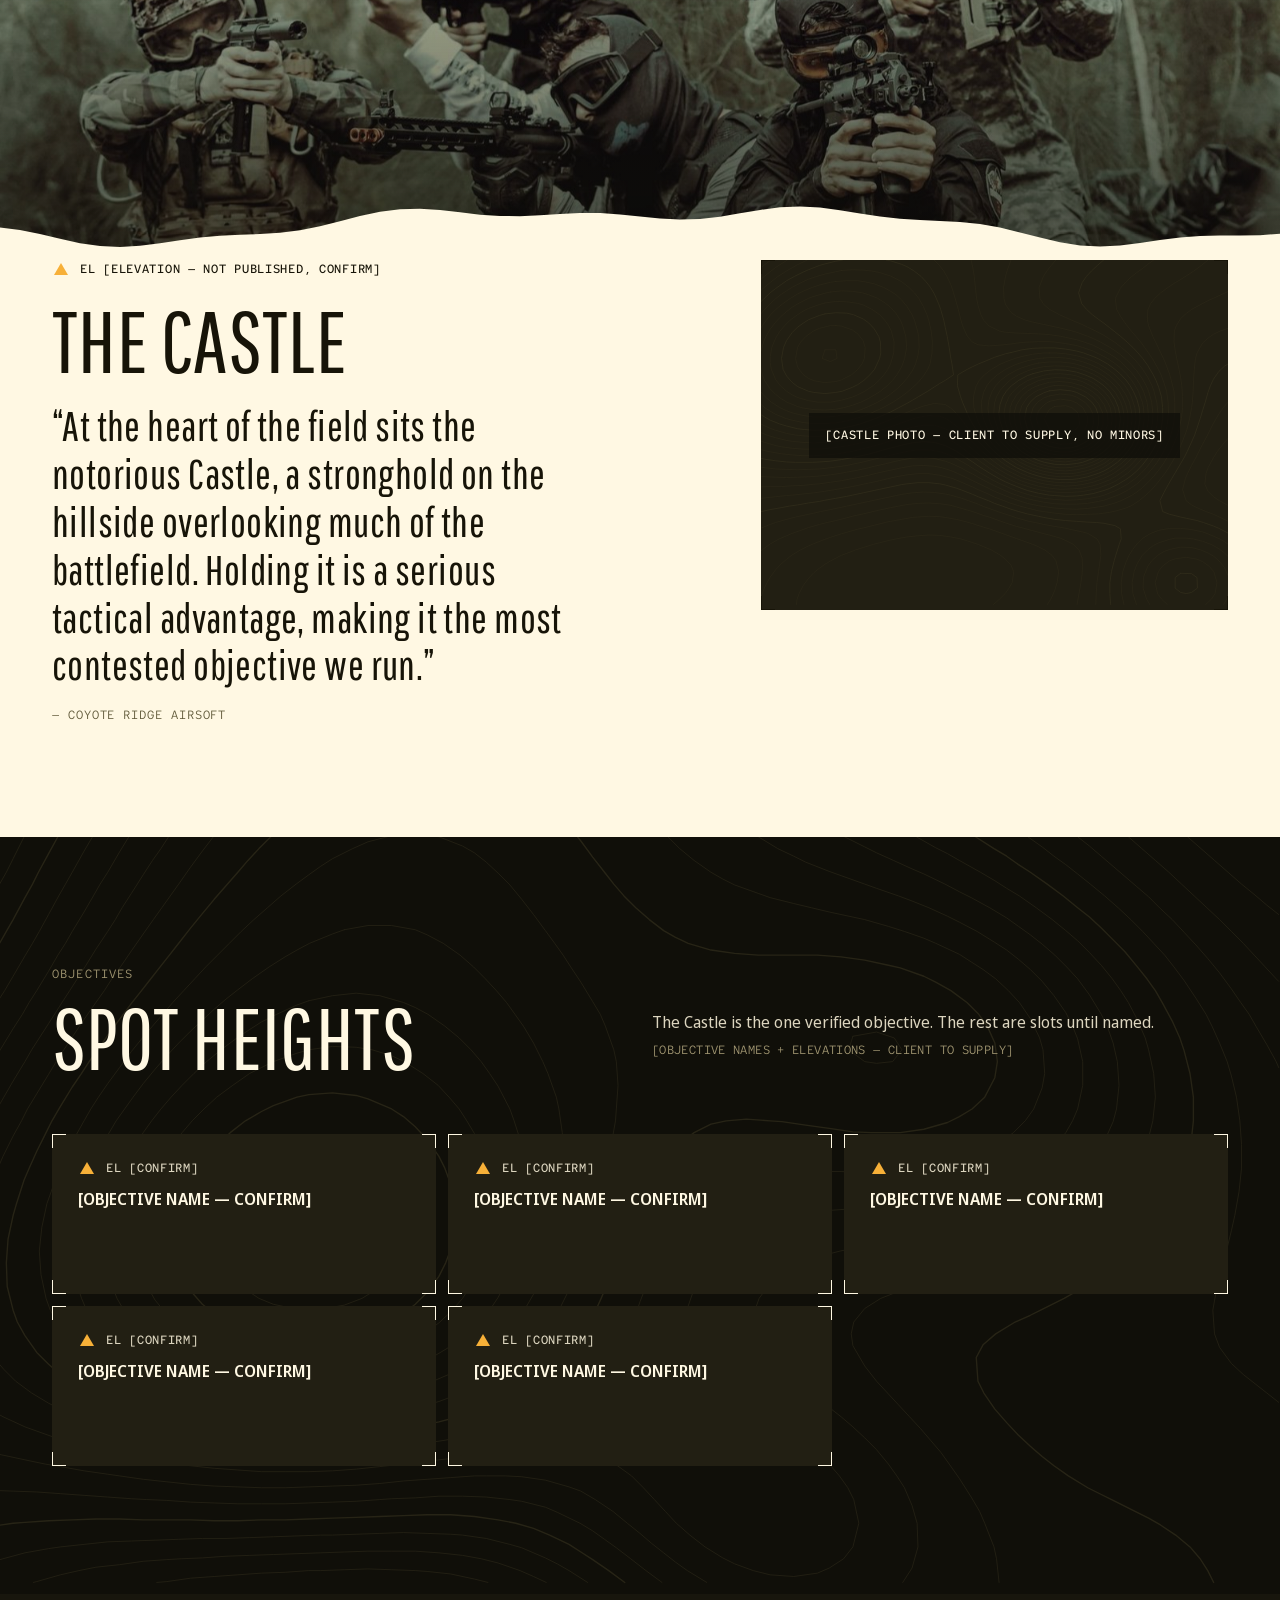
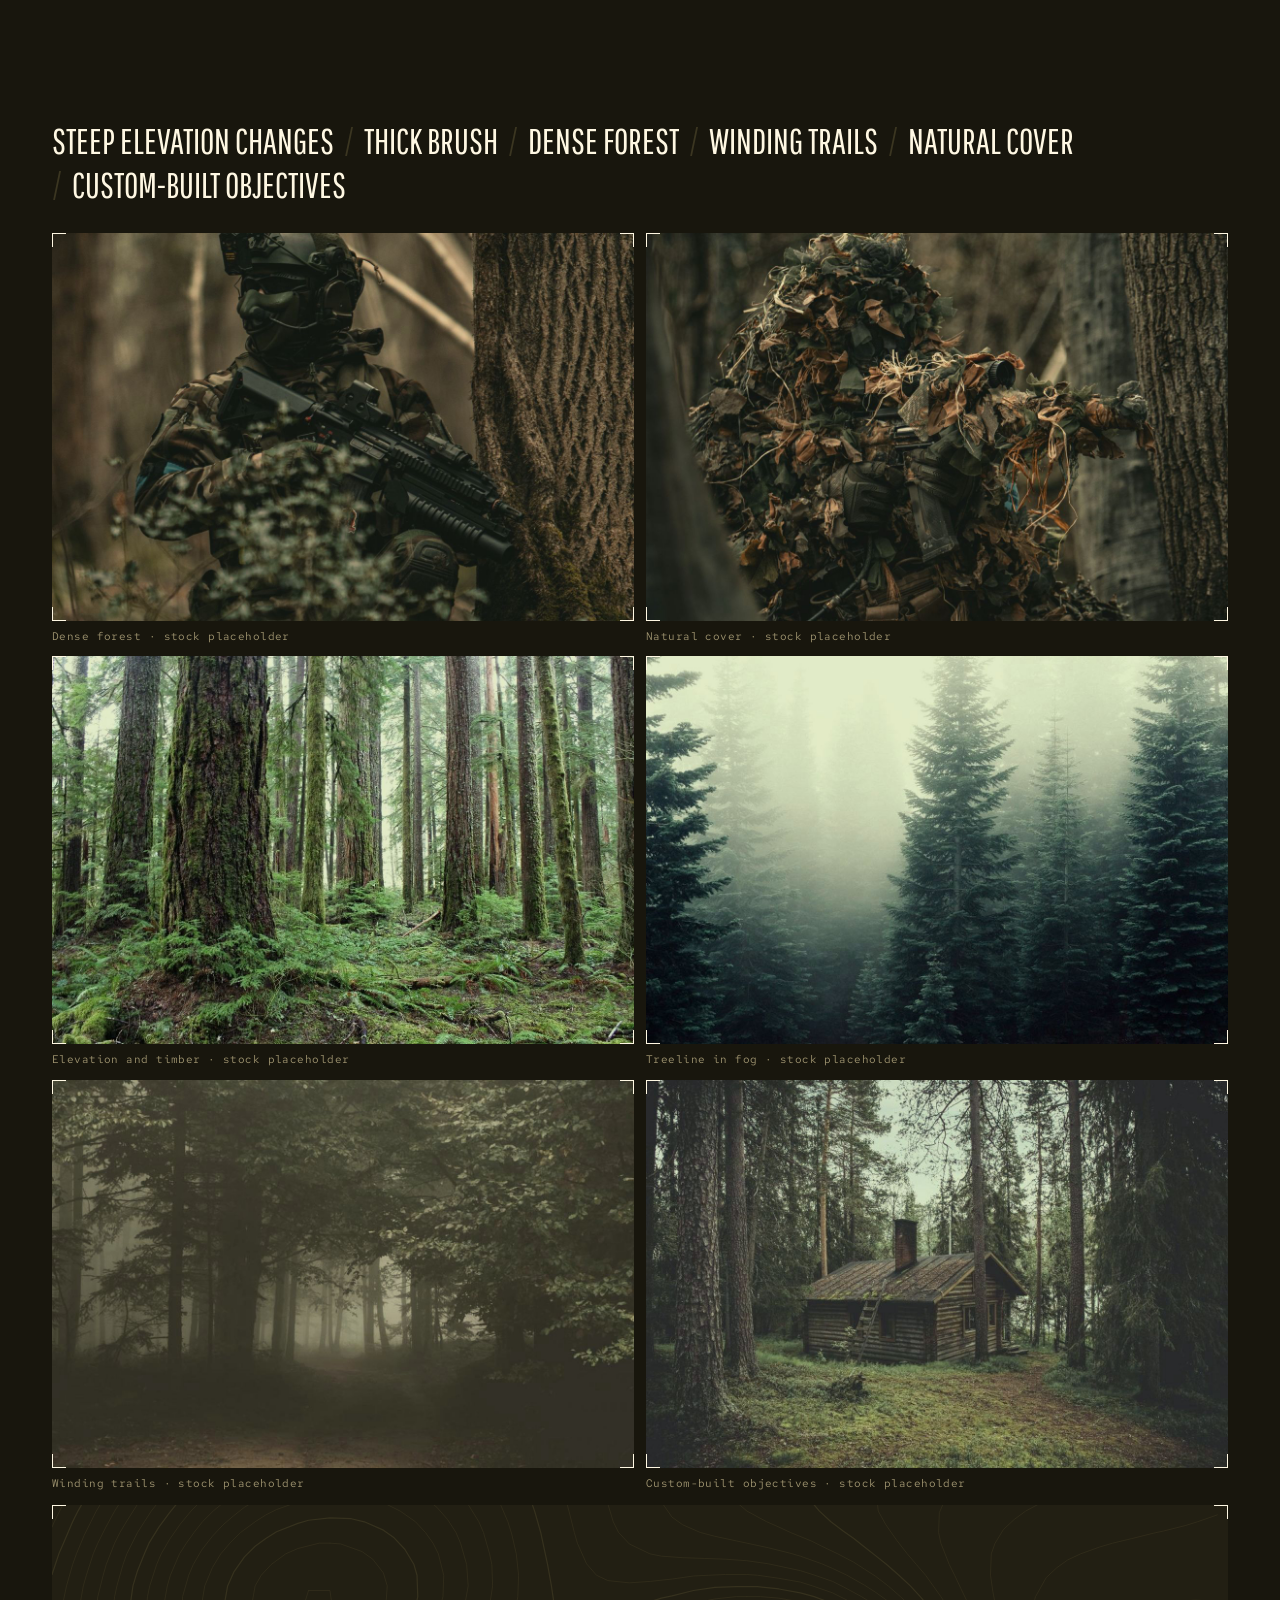
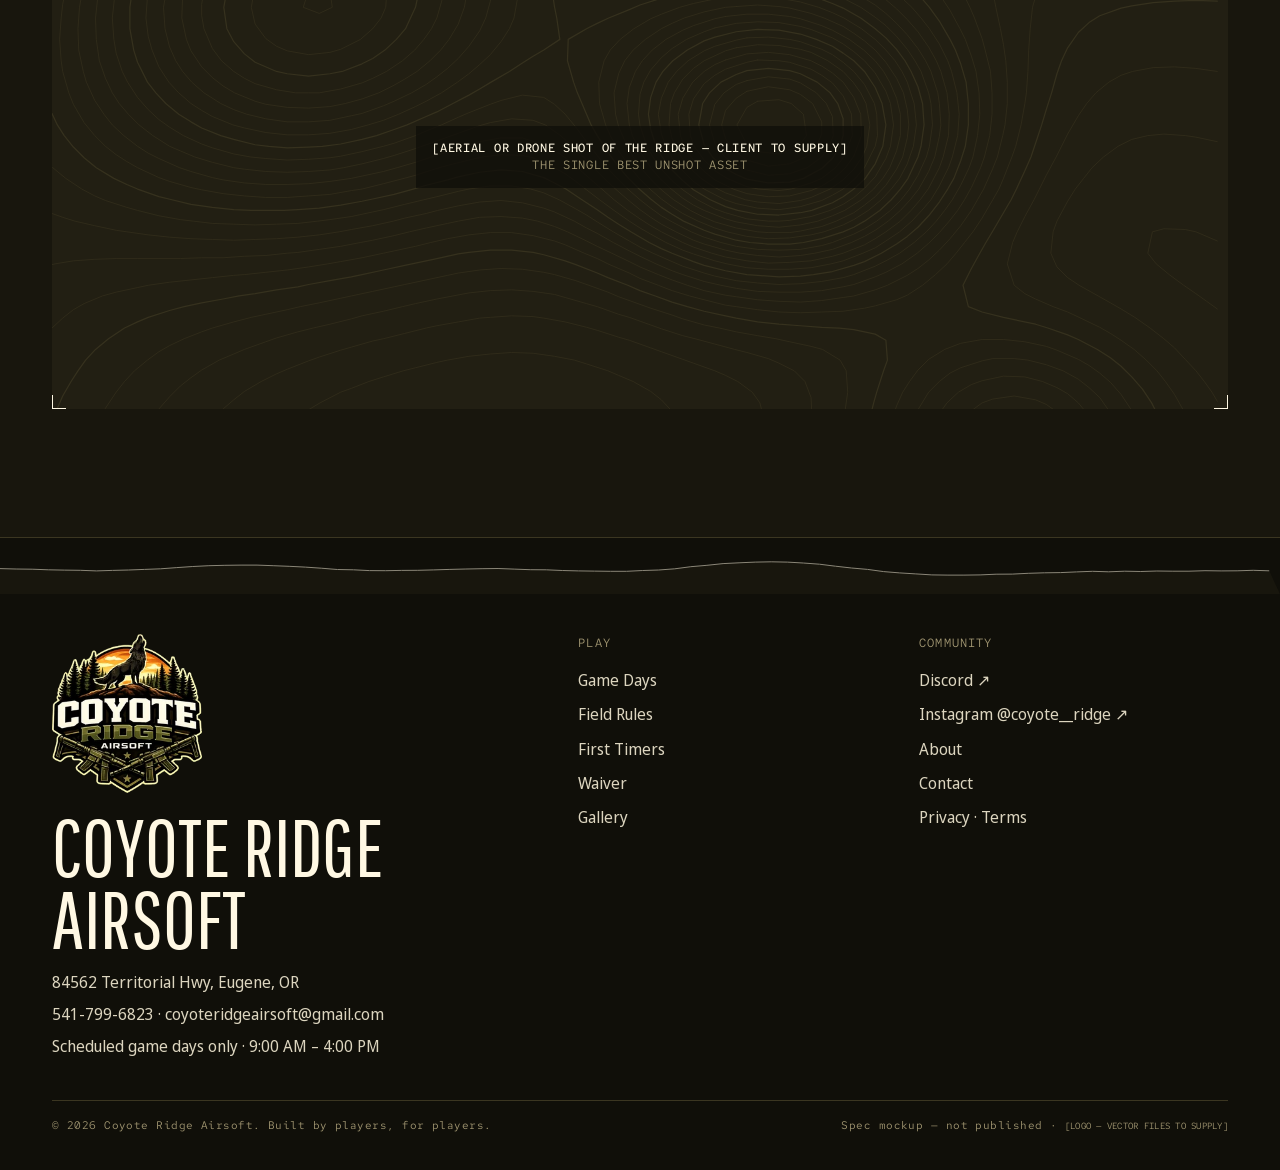
<file: the-field.html>
<!doctype html>
<html lang="en-US">
<head>
<meta charset="utf-8">
<meta name="viewport" content="width=device-width, initial-scale=1, viewport-fit=cover">
<title>The Field — Elevation Terrain & the Castle | Coyote Ridge Airsoft, Eugene OR</title>
<meta name="description" content="Steep elevation changes, thick brush, dense forest and the Castle — a hillside stronghold and the most contested objective at Coyote Ridge Airsoft.">
<meta name="robots" content="noindex, nofollow">
<meta property="og:type" content="website">
<meta property="og:site_name" content="Coyote Ridge Airsoft">
<meta property="og:title" content="The Field — Elevation Terrain & the Castle | Coyote Ridge Airsoft, Eugene OR">
<meta property="og:description" content="Steep elevation changes, thick brush, dense forest and the Castle — a hillside stronghold and the most contested objective at Coyote Ridge Airsoft.">
<meta property="og:image" content="https://coyoteridgeairsoft.com/images/og-card.jpg">
<meta property="og:image:width" content="1200">
<meta property="og:image:height" content="630">
<meta property="og:image:alt" content="Coyote Ridge Airsoft logo over an airsoft player in woodland, Eugene, Oregon">
<meta name="twitter:card" content="summary_large_image">
<meta name="twitter:title" content="The Field — Elevation Terrain & the Castle | Coyote Ridge Airsoft, Eugene OR">
<meta name="twitter:description" content="Steep elevation changes, thick brush, dense forest and the Castle — a hillside stronghold and the most contested objective at Coyote Ridge Airsoft.">
<meta name="twitter:image" content="https://coyoteridgeairsoft.com/images/og-card.jpg">
<meta name="theme-color" content="#100F09">
<link rel="icon" href="favicon.svg" type="image/svg+xml">
<link rel="preconnect" href="https://fonts.googleapis.com">
<link rel="preconnect" href="https://fonts.gstatic.com" crossorigin>
<link href="https://fonts.googleapis.com/css2?family=Noto+Sans+Display:wght@400;500;600;700&amp;family=Pathway+Gothic+One&amp;family=Red+Hat+Mono:wght@400;500&amp;display=swap" rel="stylesheet">
<link rel="stylesheet" href="styles.css">
<script>document.documentElement.classList.add('js')</script>

</head>
<body>
<div class="gearstrip" role="note" aria-label="Gear requirement">
  <p><span class="flag">BRING YOUR OWN GEAR</span> · MARKER, MASK AND BBs ARE PLAYER-SUPPLIED · <span class="flag">RENTALS ARE NOT AVAILABLE AT THIS TIME</span>
  <small>Scheduled game days only · 9:00 AM – 4:00 PM</small></p>
</div>
<a class="skip" href="#main">Skip to content</a>
<div class="mock">Spec mockup · not the live site · items in [brackets] are unconfirmed</div>
<header class="site-head">
  <div class="wrap site-head__in">
    <a class="brand" href="index.html" aria-label="Coyote Ridge Airsoft — home"><img class="brand__logo" src="assets/logo-120.webp" srcset="assets/logo-120.webp 1x, assets/logo-240.webp 2x" width="120" height="127" alt="Coyote Ridge Airsoft logo"><span class="brand__name">Coyote Ridge</span></a>
    <nav class="nav" aria-label="Main"><a href="index.html">Home</a><a href="game-days.html">Game Days</a><a href="the-field.html" aria-current="page">The Field</a><a href="field-rules.html">Field Rules</a><a href="first-timers.html">First Timers</a><a href="plan-your-visit.html">Plan Your Visit</a><a href="contact.html">Contact</a></nav>
    <div class="head-actions">
      <a class="tel" href="tel:+15417996823">541-799-6823</a>
      <a class="btn btn--sm" href="waiver.html">Sign the Waiver</a>
      <button class="menu-btn" type="button" data-drawer-open aria-controls="drawer" aria-expanded="false">Menu</button>
    </div>
  </div>
  <svg class="head-strip" viewBox="0 0 1000 10" preserveAspectRatio="none" aria-hidden="true" focusable="false"><path class="line" d="M0.0 5.5 L12.6 5.5 L25.1 5.6 L37.7 5.7 L50.2 5.7 L62.8 5.8 L75.3 5.9 L87.9 5.8 L100.4 5.7 L113.0 5.6 L125.5 5.5 L138.1 5.3 L150.6 5.1 L163.2 4.9 L175.7 4.9 L188.3 4.8 L200.8 4.8 L213.4 4.9 L225.9 5.1 L238.5 5.2 L251.0 5.4 L263.6 5.6 L276.2 5.7 L288.7 5.8 L301.3 5.8 L313.8 5.8 L326.4 5.8 L338.9 5.7 L351.5 5.6 L364.0 5.5 L376.6 5.5 L389.1 5.4 L401.7 5.6 L414.2 5.7 L426.8 5.7 L439.3 5.8 L451.9 5.9 L464.4 5.9 L477.0 6.0 L489.5 5.9 L502.1 5.8 L514.6 5.7 L527.2 5.5 L539.7 5.1 L552.3 4.9 L564.9 4.6 L577.4 4.4 L590.0 4.3 L602.5 4.3 L615.1 4.3 L627.6 4.5 L640.2 4.7 L652.7 5.0 L665.3 5.4 L677.8 5.6 L690.4 6.0 L702.9 6.2 L715.5 6.4 L728.0 6.6 L740.6 6.6 L753.1 6.6 L765.7 6.6 L778.2 6.5 L790.8 6.4 L803.3 6.3 L815.9 6.2 L828.5 6.2 L841.0 6.1 L853.6 6.0 L866.1 6.0 L878.7 5.9 L891.2 6.0 L903.8 5.9 L916.3 5.9 L928.9 5.9 L941.4 5.8 L954.0 5.9 L966.5 5.9 L979.1 5.8 L991.6 5.9"/><path class="done" d="M0.0 5.5 L12.6 5.5 L25.1 5.6 L37.7 5.7 L50.2 5.7 L62.8 5.8 L75.3 5.9 L87.9 5.8 L100.4 5.7 L113.0 5.6 L125.5 5.5 L138.1 5.3 L150.6 5.1 L163.2 4.9 L175.7 4.9 L188.3 4.8 L200.8 4.8 L213.4 4.9 L225.9 5.1 L238.5 5.2 L251.0 5.4 L263.6 5.6 L276.2 5.7 L288.7 5.8 L301.3 5.8 L313.8 5.8 L326.4 5.8 L338.9 5.7 L351.5 5.6 L364.0 5.5 L376.6 5.5 L389.1 5.4 L401.7 5.6 L414.2 5.7 L426.8 5.7 L439.3 5.8 L451.9 5.9 L464.4 5.9 L477.0 6.0 L489.5 5.9 L502.1 5.8 L514.6 5.7 L527.2 5.5 L539.7 5.1 L552.3 4.9 L564.9 4.6 L577.4 4.4 L590.0 4.3 L602.5 4.3 L615.1 4.3 L627.6 4.5 L640.2 4.7 L652.7 5.0 L665.3 5.4 L677.8 5.6 L690.4 6.0 L702.9 6.2 L715.5 6.4 L728.0 6.6 L740.6 6.6 L753.1 6.6 L765.7 6.6 L778.2 6.5 L790.8 6.4 L803.3 6.3 L815.9 6.2 L828.5 6.2 L841.0 6.1 L853.6 6.0 L866.1 6.0 L878.7 5.9 L891.2 6.0 L903.8 5.9 L916.3 5.9 L928.9 5.9 L941.4 5.8 L954.0 5.9 L966.5 5.9 L979.1 5.8 L991.6 5.9" pathLength="1" style="stroke-dasharray:1;stroke-dashoffset:1"/></svg>
</header>
<div class="drawer" id="drawer" role="dialog" aria-modal="true" aria-label="Menu">
  <button class="menu-btn" type="button" data-drawer-close>Close</button>
  <a href="index.html">Home</a><a href="game-days.html">Game Days</a><a href="the-field.html" aria-current="page">The Field</a><a href="field-rules.html">Field Rules</a><a href="first-timers.html">First Timers</a><a href="plan-your-visit.html">Plan Your Visit</a><a href="contact.html">Contact</a>
  <div class="drawer__foot">
    <a class="btn" href="waiver.html" style="font-family:var(--sans);font-size:.92rem">Sign the Waiver</a>
    <a class="btn btn--line" href="tel:+15417996823" style="font-family:var(--sans);font-size:.92rem">Call 541-799-6823</a>
  </div>
</div>

<main id="main">
<section class="pagehead topo-tight">
  <div class="wrap">
    <span class="ref">The field · section view</span>
    <h1>Elevation terrain</h1>
    <p class="lede">“Our goal is an experience that stands apart from the typical flat, open airsoft field. Steep elevation changes, thick brush, dense forest, winding trails, natural cover and custom-built objectives create dynamic gameplay that rewards teamwork, communication and strategy.”</p>
    <p class="attr">— Coyote Ridge Airsoft</p>
  </div>
</section>
<section class="section" style="padding-top:24px">
  <div class="wrap">
    <div class="profile brk" style="--bl:18px">
  <div class="profile__scroll">
  <svg viewBox="0 0 1200 440" role="img" aria-labelledby="prof-cap-2">
    <title id="prof-cap-2">Cross-section of the ridge (illustrative). The Castle is the high point. Objective names and elevations are not yet published.</title>
    <defs><clipPath id="below"><path d="M0.0 255.8 L5.0 255.7 L10.1 257.2 L15.1 258.7 L20.0 258.9 L25.1 260.7 L30.1 260.2 L35.2 259.4 L40.2 263.1 L45.2 264.4 L50.2 263.9 L55.2 265.2 L60.2 266.5 L65.3 268.9 L70.3 268.4 L75.4 268.0 L80.3 271.4 L85.3 270.5 L90.4 272.7 L95.4 271.7 L100.4 272.2 L105.5 269.3 L110.5 270.1 L115.4 266.9 L120.5 265.9 L125.5 265.0 L130.6 266.7 L135.6 262.0 L140.6 259.4 L145.6 257.1 L150.6 257.2 L155.6 253.4 L160.7 251.7 L165.7 249.1 L170.8 244.0 L175.7 244.4 L180.7 240.9 L185.8 237.4 L190.8 237.5 L195.8 235.0 L200.9 233.0 L205.8 231.7 L210.8 232.3 L215.9 229.6 L220.9 227.1 L226.0 231.0 L231.0 227.5 L236.0 228.9 L241.0 230.7 L246.0 227.8 L251.0 230.8 L256.1 235.1 L261.1 235.0 L266.2 236.2 L271.1 239.4 L276.1 240.4 L281.2 243.9 L286.2 245.3 L291.2 246.7 L296.3 252.3 L301.2 253.5 L306.2 256.9 L311.3 258.3 L316.3 262.4 L321.4 263.5 L326.4 264.8 L331.4 264.8 L336.4 265.8 L341.4 270.5 L346.4 270.7 L351.5 269.3 L356.5 273.5 L361.6 271.5 L366.5 270.9 L371.5 268.7 L376.6 269.1 L381.6 270.0 L386.6 269.3 L391.7 268.2 L396.6 264.7 L401.6 266.4 L406.7 265.1 L411.7 263.1 L416.8 262.6 L421.8 261.7 L426.7 262.0 L431.8 259.5 L436.8 259.3 L441.8 256.2 L446.9 256.4 L451.9 257.0 L457.0 255.8 L461.9 257.2 L466.9 255.3 L472.0 257.1 L477.0 256.7 L482.0 260.0 L487.1 258.4 L492.0 262.3 L497.0 263.9 L502.1 262.5 L507.1 264.6 L512.2 264.4 L517.2 262.7 L522.1 268.6 L527.2 269.6 L532.2 269.7 L537.2 270.5 L542.3 272.7 L547.3 273.7 L552.4 273.3 L557.3 274.2 L562.3 277.0 L567.4 275.8 L572.4 275.7 L577.4 277.0 L582.5 274.6 L587.4 275.4 L592.4 271.6 L597.5 271.3 L602.5 269.8 L607.6 268.8 L612.6 265.8 L617.5 266.0 L622.6 262.0 L627.6 256.8 L632.6 257.2 L637.7 249.5 L642.7 249.8 L647.6 242.6 L652.7 241.3 L657.7 235.2 L662.8 232.5 L667.8 231.4 L672.8 223.9 L677.9 220.3 L682.8 219.4 L687.8 216.9 L692.9 214.2 L697.9 213.1 L703.0 208.3 L708.0 209.2 L712.9 207.4 L718.0 207.9 L723.0 207.4 L728.0 208.7 L733.1 205.8 L738.1 209.0 L743.0 209.0 L748.1 212.5 L753.1 216.0 L758.2 218.4 L763.2 222.0 L768.2 224.7 L773.3 229.1 L778.2 233.1 L783.2 238.9 L788.3 242.6 L793.3 243.5 L798.4 251.5 L803.4 256.6 L808.3 259.2 L813.4 262.1 L818.4 270.6 L823.4 272.9 L828.5 277.5 L833.5 282.9 L838.4 282.8 L843.5 287.1 L848.5 289.8 L853.6 293.6 L858.6 294.2 L863.6 297.6 L868.6 298.7 L873.6 301.4 L878.6 302.7 L883.7 299.7 L888.7 302.9 L893.8 302.0 L898.8 302.5 L903.7 302.9 L908.8 302.6 L913.8 300.5 L918.8 301.1 L923.9 300.1 L928.9 298.9 L933.8 296.3 L938.9 295.9 L943.9 295.2 L949.0 295.5 L954.0 295.5 L959.0 290.8 L964.0 289.6 L969.0 290.0 L974.0 287.8 L979.1 286.3 L984.1 285.1 L989.2 283.8 L994.2 284.7 L999.1 280.8 L1004.2 283.8 L1009.2 279.8 L1014.2 279.4 L1019.3 278.0 L1024.3 275.7 L1029.2 275.5 L1034.3 278.7 L1039.3 278.8 L1044.4 274.7 L1049.4 276.8 L1054.4 275.0 L1059.4 273.3 L1064.4 276.6 L1069.4 277.0 L1074.5 273.3 L1079.5 273.4 L1084.6 273.7 L1089.5 273.0 L1094.5 274.2 L1099.6 275.0 L1104.6 272.8 L1109.6 273.8 L1114.7 274.6 L1119.7 271.3 L1124.6 271.8 L1129.7 271.0 L1134.7 272.8 L1139.8 272.1 L1144.8 272.4 L1149.8 272.1 L1154.8 270.4 L1159.8 271.8 L1164.8 270.1 L1169.9 270.2 L1174.9 268.0 L1180.0 273.2 L1184.9 270.3 L1189.9 272.2 L1195.0 272.7 L1200.0 275.6 L1200 440 L0 440Z"/></clipPath></defs>
    <path d="M0.0 255.8 L5.0 255.7 L10.1 257.2 L15.1 258.7 L20.0 258.9 L25.1 260.7 L30.1 260.2 L35.2 259.4 L40.2 263.1 L45.2 264.4 L50.2 263.9 L55.2 265.2 L60.2 266.5 L65.3 268.9 L70.3 268.4 L75.4 268.0 L80.3 271.4 L85.3 270.5 L90.4 272.7 L95.4 271.7 L100.4 272.2 L105.5 269.3 L110.5 270.1 L115.4 266.9 L120.5 265.9 L125.5 265.0 L130.6 266.7 L135.6 262.0 L140.6 259.4 L145.6 257.1 L150.6 257.2 L155.6 253.4 L160.7 251.7 L165.7 249.1 L170.8 244.0 L175.7 244.4 L180.7 240.9 L185.8 237.4 L190.8 237.5 L195.8 235.0 L200.9 233.0 L205.8 231.7 L210.8 232.3 L215.9 229.6 L220.9 227.1 L226.0 231.0 L231.0 227.5 L236.0 228.9 L241.0 230.7 L246.0 227.8 L251.0 230.8 L256.1 235.1 L261.1 235.0 L266.2 236.2 L271.1 239.4 L276.1 240.4 L281.2 243.9 L286.2 245.3 L291.2 246.7 L296.3 252.3 L301.2 253.5 L306.2 256.9 L311.3 258.3 L316.3 262.4 L321.4 263.5 L326.4 264.8 L331.4 264.8 L336.4 265.8 L341.4 270.5 L346.4 270.7 L351.5 269.3 L356.5 273.5 L361.6 271.5 L366.5 270.9 L371.5 268.7 L376.6 269.1 L381.6 270.0 L386.6 269.3 L391.7 268.2 L396.6 264.7 L401.6 266.4 L406.7 265.1 L411.7 263.1 L416.8 262.6 L421.8 261.7 L426.7 262.0 L431.8 259.5 L436.8 259.3 L441.8 256.2 L446.9 256.4 L451.9 257.0 L457.0 255.8 L461.9 257.2 L466.9 255.3 L472.0 257.1 L477.0 256.7 L482.0 260.0 L487.1 258.4 L492.0 262.3 L497.0 263.9 L502.1 262.5 L507.1 264.6 L512.2 264.4 L517.2 262.7 L522.1 268.6 L527.2 269.6 L532.2 269.7 L537.2 270.5 L542.3 272.7 L547.3 273.7 L552.4 273.3 L557.3 274.2 L562.3 277.0 L567.4 275.8 L572.4 275.7 L577.4 277.0 L582.5 274.6 L587.4 275.4 L592.4 271.6 L597.5 271.3 L602.5 269.8 L607.6 268.8 L612.6 265.8 L617.5 266.0 L622.6 262.0 L627.6 256.8 L632.6 257.2 L637.7 249.5 L642.7 249.8 L647.6 242.6 L652.7 241.3 L657.7 235.2 L662.8 232.5 L667.8 231.4 L672.8 223.9 L677.9 220.3 L682.8 219.4 L687.8 216.9 L692.9 214.2 L697.9 213.1 L703.0 208.3 L708.0 209.2 L712.9 207.4 L718.0 207.9 L723.0 207.4 L728.0 208.7 L733.1 205.8 L738.1 209.0 L743.0 209.0 L748.1 212.5 L753.1 216.0 L758.2 218.4 L763.2 222.0 L768.2 224.7 L773.3 229.1 L778.2 233.1 L783.2 238.9 L788.3 242.6 L793.3 243.5 L798.4 251.5 L803.4 256.6 L808.3 259.2 L813.4 262.1 L818.4 270.6 L823.4 272.9 L828.5 277.5 L833.5 282.9 L838.4 282.8 L843.5 287.1 L848.5 289.8 L853.6 293.6 L858.6 294.2 L863.6 297.6 L868.6 298.7 L873.6 301.4 L878.6 302.7 L883.7 299.7 L888.7 302.9 L893.8 302.0 L898.8 302.5 L903.7 302.9 L908.8 302.6 L913.8 300.5 L918.8 301.1 L923.9 300.1 L928.9 298.9 L933.8 296.3 L938.9 295.9 L943.9 295.2 L949.0 295.5 L954.0 295.5 L959.0 290.8 L964.0 289.6 L969.0 290.0 L974.0 287.8 L979.1 286.3 L984.1 285.1 L989.2 283.8 L994.2 284.7 L999.1 280.8 L1004.2 283.8 L1009.2 279.8 L1014.2 279.4 L1019.3 278.0 L1024.3 275.7 L1029.2 275.5 L1034.3 278.7 L1039.3 278.8 L1044.4 274.7 L1049.4 276.8 L1054.4 275.0 L1059.4 273.3 L1064.4 276.6 L1069.4 277.0 L1074.5 273.3 L1079.5 273.4 L1084.6 273.7 L1089.5 273.0 L1094.5 274.2 L1099.6 275.0 L1104.6 272.8 L1109.6 273.8 L1114.7 274.6 L1119.7 271.3 L1124.6 271.8 L1129.7 271.0 L1134.7 272.8 L1139.8 272.1 L1144.8 272.4 L1149.8 272.1 L1154.8 270.4 L1159.8 271.8 L1164.8 270.1 L1169.9 270.2 L1174.9 268.0 L1180.0 273.2 L1184.9 270.3 L1189.9 272.2 L1195.0 272.7 L1200.0 275.6 L1200 440 L0 440Z" fill="#15130B"/><g clip-path="url(#below)"><path d="M0.0 277.8 L10.1 279.2 L20.0 280.9 L30.1 282.2 L40.2 285.1 L50.2 285.9 L60.2 288.5 L70.3 290.4 L80.3 293.4 L90.4 294.7 L100.4 294.2 L110.5 292.1 L120.5 287.9 L130.6 288.7 L140.6 281.4 L150.6 279.2 L160.7 273.7 L170.8 266.0 L180.7 262.9 L190.8 259.5 L200.9 255.0 L210.8 254.3 L220.9 249.1 L231.0 249.5 L241.0 252.7 L251.0 252.8 L261.1 257.0 L271.1 261.4 L281.2 265.9 L291.2 268.7 L301.2 275.5 L311.3 280.3 L321.4 285.5 L331.4 286.8 L341.4 292.5 L351.5 291.3 L361.6 293.5 L371.5 290.7 L381.6 292.0 L391.7 290.2 L401.6 288.4 L411.7 285.1 L421.8 283.7 L431.8 281.5 L441.8 278.2 L451.9 279.0 L461.9 279.2 L472.0 279.1 L482.0 282.0 L492.0 284.3 L502.1 284.5 L512.2 286.4 L522.1 290.6 L532.2 291.7 L542.3 294.7 L552.4 295.3 L562.3 299.0 L572.4 297.7 L582.5 296.6 L592.4 293.6 L602.5 291.8 L612.6 287.8 L622.6 284.0 L632.6 279.2 L642.7 271.8 L652.7 263.3 L662.8 254.5 L672.8 245.9 L682.8 241.4 L692.9 236.2 L703.0 230.3 L712.9 229.4 L723.0 229.4 L733.1 227.8 L743.0 231.0 L753.1 238.0 L763.2 244.0 L773.3 251.1 L783.2 260.9 L793.3 265.5 L803.4 278.6 L813.4 284.1 L823.4 294.9 L833.5 304.9 L843.5 309.1 L853.6 315.6 L863.6 319.6 L873.6 323.4 L883.7 321.7 L893.8 324.0 L903.7 324.9 L913.8 322.5 L923.9 322.1 L933.8 318.3 L943.9 317.2 L954.0 317.5 L964.0 311.6 L974.0 309.8 L984.1 307.1 L994.2 306.7 L1004.2 305.8 L1014.2 301.4 L1024.3 297.7 L1034.3 300.7 L1044.4 296.7 L1054.4 297.0 L1064.4 298.6 L1074.5 295.3 L1084.6 295.7 L1094.5 296.2 L1104.6 294.8 L1114.7 296.6 L1124.6 293.8 L1134.7 294.8 L1144.8 294.4 L1154.8 292.4 L1164.8 292.1 L1174.9 290.0 L1184.9 292.3 L1195.0 294.7" fill="none" stroke="#3B3621" stroke-width="1" vector-effect="non-scaling-stroke" opacity="0.88"/><path d="M0.0 299.8 L10.1 301.2 L20.0 302.9 L30.1 304.2 L40.2 307.1 L50.2 307.9 L60.2 310.5 L70.3 312.4 L80.3 315.4 L90.4 316.7 L100.4 316.2 L110.5 314.1 L120.5 309.9 L130.6 310.7 L140.6 303.4 L150.6 301.2 L160.7 295.7 L170.8 288.0 L180.7 284.9 L190.8 281.5 L200.9 277.0 L210.8 276.3 L220.9 271.1 L231.0 271.5 L241.0 274.7 L251.0 274.8 L261.1 279.0 L271.1 283.4 L281.2 287.9 L291.2 290.7 L301.2 297.5 L311.3 302.3 L321.4 307.5 L331.4 308.8 L341.4 314.5 L351.5 313.3 L361.6 315.5 L371.5 312.7 L381.6 314.0 L391.7 312.2 L401.6 310.4 L411.7 307.1 L421.8 305.7 L431.8 303.5 L441.8 300.2 L451.9 301.0 L461.9 301.2 L472.0 301.1 L482.0 304.0 L492.0 306.3 L502.1 306.5 L512.2 308.4 L522.1 312.6 L532.2 313.7 L542.3 316.7 L552.4 317.3 L562.3 321.0 L572.4 319.7 L582.5 318.6 L592.4 315.6 L602.5 313.8 L612.6 309.8 L622.6 306.0 L632.6 301.2 L642.7 293.8 L652.7 285.3 L662.8 276.5 L672.8 267.9 L682.8 263.4 L692.9 258.2 L703.0 252.3 L712.9 251.4 L723.0 251.4 L733.1 249.8 L743.0 253.0 L753.1 260.0 L763.2 266.0 L773.3 273.1 L783.2 282.9 L793.3 287.5 L803.4 300.6 L813.4 306.1 L823.4 316.9 L833.5 326.9 L843.5 331.1 L853.6 337.6 L863.6 341.6 L873.6 345.4 L883.7 343.7 L893.8 346.0 L903.7 346.9 L913.8 344.5 L923.9 344.1 L933.8 340.3 L943.9 339.2 L954.0 339.5 L964.0 333.6 L974.0 331.8 L984.1 329.1 L994.2 328.7 L1004.2 327.8 L1014.2 323.4 L1024.3 319.7 L1034.3 322.7 L1044.4 318.7 L1054.4 319.0 L1064.4 320.6 L1074.5 317.3 L1084.6 317.7 L1094.5 318.2 L1104.6 316.8 L1114.7 318.6 L1124.6 315.8 L1134.7 316.8 L1144.8 316.4 L1154.8 314.4 L1164.8 314.1 L1174.9 312.0 L1184.9 314.3 L1195.0 316.7" fill="none" stroke="#3B3621" stroke-width="1" vector-effect="non-scaling-stroke" opacity="0.76"/><path d="M0.0 321.8 L10.1 323.2 L20.0 324.9 L30.1 326.2 L40.2 329.1 L50.2 329.9 L60.2 332.5 L70.3 334.4 L80.3 337.4 L90.4 338.7 L100.4 338.2 L110.5 336.1 L120.5 331.9 L130.6 332.7 L140.6 325.4 L150.6 323.2 L160.7 317.7 L170.8 310.0 L180.7 306.9 L190.8 303.5 L200.9 299.0 L210.8 298.3 L220.9 293.1 L231.0 293.5 L241.0 296.7 L251.0 296.8 L261.1 301.0 L271.1 305.4 L281.2 309.9 L291.2 312.7 L301.2 319.5 L311.3 324.3 L321.4 329.5 L331.4 330.8 L341.4 336.5 L351.5 335.3 L361.6 337.5 L371.5 334.7 L381.6 336.0 L391.7 334.2 L401.6 332.4 L411.7 329.1 L421.8 327.7 L431.8 325.5 L441.8 322.2 L451.9 323.0 L461.9 323.2 L472.0 323.1 L482.0 326.0 L492.0 328.3 L502.1 328.5 L512.2 330.4 L522.1 334.6 L532.2 335.7 L542.3 338.7 L552.4 339.3 L562.3 343.0 L572.4 341.7 L582.5 340.6 L592.4 337.6 L602.5 335.8 L612.6 331.8 L622.6 328.0 L632.6 323.2 L642.7 315.8 L652.7 307.3 L662.8 298.5 L672.8 289.9 L682.8 285.4 L692.9 280.2 L703.0 274.3 L712.9 273.4 L723.0 273.4 L733.1 271.8 L743.0 275.0 L753.1 282.0 L763.2 288.0 L773.3 295.1 L783.2 304.9 L793.3 309.5 L803.4 322.6 L813.4 328.1 L823.4 338.9 L833.5 348.9 L843.5 353.1 L853.6 359.6 L863.6 363.6 L873.6 367.4 L883.7 365.7 L893.8 368.0 L903.7 368.9 L913.8 366.5 L923.9 366.1 L933.8 362.3 L943.9 361.2 L954.0 361.5 L964.0 355.6 L974.0 353.8 L984.1 351.1 L994.2 350.7 L1004.2 349.8 L1014.2 345.4 L1024.3 341.7 L1034.3 344.7 L1044.4 340.7 L1054.4 341.0 L1064.4 342.6 L1074.5 339.3 L1084.6 339.7 L1094.5 340.2 L1104.6 338.8 L1114.7 340.6 L1124.6 337.8 L1134.7 338.8 L1144.8 338.4 L1154.8 336.4 L1164.8 336.1 L1174.9 334.0 L1184.9 336.3 L1195.0 338.7" fill="none" stroke="#3B3621" stroke-width="1" vector-effect="non-scaling-stroke" opacity="0.64"/><path d="M0.0 343.8 L10.1 345.2 L20.0 346.9 L30.1 348.2 L40.2 351.1 L50.2 351.9 L60.2 354.5 L70.3 356.4 L80.3 359.4 L90.4 360.7 L100.4 360.2 L110.5 358.1 L120.5 353.9 L130.6 354.7 L140.6 347.4 L150.6 345.2 L160.7 339.7 L170.8 332.0 L180.7 328.9 L190.8 325.5 L200.9 321.0 L210.8 320.3 L220.9 315.1 L231.0 315.5 L241.0 318.7 L251.0 318.8 L261.1 323.0 L271.1 327.4 L281.2 331.9 L291.2 334.7 L301.2 341.5 L311.3 346.3 L321.4 351.5 L331.4 352.8 L341.4 358.5 L351.5 357.3 L361.6 359.5 L371.5 356.7 L381.6 358.0 L391.7 356.2 L401.6 354.4 L411.7 351.1 L421.8 349.7 L431.8 347.5 L441.8 344.2 L451.9 345.0 L461.9 345.2 L472.0 345.1 L482.0 348.0 L492.0 350.3 L502.1 350.5 L512.2 352.4 L522.1 356.6 L532.2 357.7 L542.3 360.7 L552.4 361.3 L562.3 365.0 L572.4 363.7 L582.5 362.6 L592.4 359.6 L602.5 357.8 L612.6 353.8 L622.6 350.0 L632.6 345.2 L642.7 337.8 L652.7 329.3 L662.8 320.5 L672.8 311.9 L682.8 307.4 L692.9 302.2 L703.0 296.3 L712.9 295.4 L723.0 295.4 L733.1 293.8 L743.0 297.0 L753.1 304.0 L763.2 310.0 L773.3 317.1 L783.2 326.9 L793.3 331.5 L803.4 344.6 L813.4 350.1 L823.4 360.9 L833.5 370.9 L843.5 375.1 L853.6 381.6 L863.6 385.6 L873.6 389.4 L883.7 387.7 L893.8 390.0 L903.7 390.9 L913.8 388.5 L923.9 388.1 L933.8 384.3 L943.9 383.2 L954.0 383.5 L964.0 377.6 L974.0 375.8 L984.1 373.1 L994.2 372.7 L1004.2 371.8 L1014.2 367.4 L1024.3 363.7 L1034.3 366.7 L1044.4 362.7 L1054.4 363.0 L1064.4 364.6 L1074.5 361.3 L1084.6 361.7 L1094.5 362.2 L1104.6 360.8 L1114.7 362.6 L1124.6 359.8 L1134.7 360.8 L1144.8 360.4 L1154.8 358.4 L1164.8 358.1 L1174.9 356.0 L1184.9 358.3 L1195.0 360.7" fill="none" stroke="#3B3621" stroke-width="1" vector-effect="non-scaling-stroke" opacity="0.52"/><path d="M0.0 365.8 L10.1 367.2 L20.0 368.9 L30.1 370.2 L40.2 373.1 L50.2 373.9 L60.2 376.5 L70.3 378.4 L80.3 381.4 L90.4 382.7 L100.4 382.2 L110.5 380.1 L120.5 375.9 L130.6 376.7 L140.6 369.4 L150.6 367.2 L160.7 361.7 L170.8 354.0 L180.7 350.9 L190.8 347.5 L200.9 343.0 L210.8 342.3 L220.9 337.1 L231.0 337.5 L241.0 340.7 L251.0 340.8 L261.1 345.0 L271.1 349.4 L281.2 353.9 L291.2 356.7 L301.2 363.5 L311.3 368.3 L321.4 373.5 L331.4 374.8 L341.4 380.5 L351.5 379.3 L361.6 381.5 L371.5 378.7 L381.6 380.0 L391.7 378.2 L401.6 376.4 L411.7 373.1 L421.8 371.7 L431.8 369.5 L441.8 366.2 L451.9 367.0 L461.9 367.2 L472.0 367.1 L482.0 370.0 L492.0 372.3 L502.1 372.5 L512.2 374.4 L522.1 378.6 L532.2 379.7 L542.3 382.7 L552.4 383.3 L562.3 387.0 L572.4 385.7 L582.5 384.6 L592.4 381.6 L602.5 379.8 L612.6 375.8 L622.6 372.0 L632.6 367.2 L642.7 359.8 L652.7 351.3 L662.8 342.5 L672.8 333.9 L682.8 329.4 L692.9 324.2 L703.0 318.3 L712.9 317.4 L723.0 317.4 L733.1 315.8 L743.0 319.0 L753.1 326.0 L763.2 332.0 L773.3 339.1 L783.2 348.9 L793.3 353.5 L803.4 366.6 L813.4 372.1 L823.4 382.9 L833.5 392.9 L843.5 397.1 L853.6 403.6 L863.6 407.6 L873.6 411.4 L883.7 409.7 L893.8 412.0 L903.7 412.9 L913.8 410.5 L923.9 410.1 L933.8 406.3 L943.9 405.2 L954.0 405.5 L964.0 399.6 L974.0 397.8 L984.1 395.1 L994.2 394.7 L1004.2 393.8 L1014.2 389.4 L1024.3 385.7 L1034.3 388.7 L1044.4 384.7 L1054.4 385.0 L1064.4 386.6 L1074.5 383.3 L1084.6 383.7 L1094.5 384.2 L1104.6 382.8 L1114.7 384.6 L1124.6 381.8 L1134.7 382.8 L1144.8 382.4 L1154.8 380.4 L1164.8 380.1 L1174.9 378.0 L1184.9 380.3 L1195.0 382.7" fill="none" stroke="#3B3621" stroke-width="1" vector-effect="non-scaling-stroke" opacity="0.40"/><path d="M0.0 387.8 L10.1 389.2 L20.0 390.9 L30.1 392.2 L40.2 395.1 L50.2 395.9 L60.2 398.5 L70.3 400.4 L80.3 403.4 L90.4 404.7 L100.4 404.2 L110.5 402.1 L120.5 397.9 L130.6 398.7 L140.6 391.4 L150.6 389.2 L160.7 383.7 L170.8 376.0 L180.7 372.9 L190.8 369.5 L200.9 365.0 L210.8 364.3 L220.9 359.1 L231.0 359.5 L241.0 362.7 L251.0 362.8 L261.1 367.0 L271.1 371.4 L281.2 375.9 L291.2 378.7 L301.2 385.5 L311.3 390.3 L321.4 395.5 L331.4 396.8 L341.4 402.5 L351.5 401.3 L361.6 403.5 L371.5 400.7 L381.6 402.0 L391.7 400.2 L401.6 398.4 L411.7 395.1 L421.8 393.7 L431.8 391.5 L441.8 388.2 L451.9 389.0 L461.9 389.2 L472.0 389.1 L482.0 392.0 L492.0 394.3 L502.1 394.5 L512.2 396.4 L522.1 400.6 L532.2 401.7 L542.3 404.7 L552.4 405.3 L562.3 409.0 L572.4 407.7 L582.5 406.6 L592.4 403.6 L602.5 401.8 L612.6 397.8 L622.6 394.0 L632.6 389.2 L642.7 381.8 L652.7 373.3 L662.8 364.5 L672.8 355.9 L682.8 351.4 L692.9 346.2 L703.0 340.3 L712.9 339.4 L723.0 339.4 L733.1 337.8 L743.0 341.0 L753.1 348.0 L763.2 354.0 L773.3 361.1 L783.2 370.9 L793.3 375.5 L803.4 388.6 L813.4 394.1 L823.4 404.9 L833.5 414.9 L843.5 419.1 L853.6 425.6 L863.6 429.6 L873.6 433.4 L883.7 431.7 L893.8 434.0 L903.7 434.9 L913.8 432.5 L923.9 432.1 L933.8 428.3 L943.9 427.2 L954.0 427.5 L964.0 421.6 L974.0 419.8 L984.1 417.1 L994.2 416.7 L1004.2 415.8 L1014.2 411.4 L1024.3 407.7 L1034.3 410.7 L1044.4 406.7 L1054.4 407.0 L1064.4 408.6 L1074.5 405.3 L1084.6 405.7 L1094.5 406.2 L1104.6 404.8 L1114.7 406.6 L1124.6 403.8 L1134.7 404.8 L1144.8 404.4 L1154.8 402.4 L1164.8 402.1 L1174.9 400.0 L1184.9 402.3 L1195.0 404.7" fill="none" stroke="#3B3621" stroke-width="1" vector-effect="non-scaling-stroke" opacity="0.28"/><path d="M0.0 409.8 L10.1 411.2 L20.0 412.9 L30.1 414.2 L40.2 417.1 L50.2 417.9 L60.2 420.5 L70.3 422.4 L80.3 425.4 L90.4 426.7 L100.4 426.2 L110.5 424.1 L120.5 419.9 L130.6 420.7 L140.6 413.4 L150.6 411.2 L160.7 405.7 L170.8 398.0 L180.7 394.9 L190.8 391.5 L200.9 387.0 L210.8 386.3 L220.9 381.1 L231.0 381.5 L241.0 384.7 L251.0 384.8 L261.1 389.0 L271.1 393.4 L281.2 397.9 L291.2 400.7 L301.2 407.5 L311.3 412.3 L321.4 417.5 L331.4 418.8 L341.4 424.5 L351.5 423.3 L361.6 425.5 L371.5 422.7 L381.6 424.0 L391.7 422.2 L401.6 420.4 L411.7 417.1 L421.8 415.7 L431.8 413.5 L441.8 410.2 L451.9 411.0 L461.9 411.2 L472.0 411.1 L482.0 414.0 L492.0 416.3 L502.1 416.5 L512.2 418.4 L522.1 422.6 L532.2 423.7 L542.3 426.7 L552.4 427.3 L562.3 431.0 L572.4 429.7 L582.5 428.6 L592.4 425.6 L602.5 423.8 L612.6 419.8 L622.6 416.0 L632.6 411.2 L642.7 403.8 L652.7 395.3 L662.8 386.5 L672.8 377.9 L682.8 373.4 L692.9 368.2 L703.0 362.3 L712.9 361.4 L723.0 361.4 L733.1 359.8 L743.0 363.0 L753.1 370.0 L763.2 376.0 L773.3 383.1 L783.2 392.9 L793.3 397.5 L803.4 410.6 L813.4 416.1 L823.4 426.9 L833.5 436.9 L843.5 441.1 L853.6 447.6 L863.6 451.6 L873.6 455.4 L883.7 453.7 L893.8 456.0 L903.7 456.9 L913.8 454.5 L923.9 454.1 L933.8 450.3 L943.9 449.2 L954.0 449.5 L964.0 443.6 L974.0 441.8 L984.1 439.1 L994.2 438.7 L1004.2 437.8 L1014.2 433.4 L1024.3 429.7 L1034.3 432.7 L1044.4 428.7 L1054.4 429.0 L1064.4 430.6 L1074.5 427.3 L1084.6 427.7 L1094.5 428.2 L1104.6 426.8 L1114.7 428.6 L1124.6 425.8 L1134.7 426.8 L1144.8 426.4 L1154.8 424.4 L1164.8 424.1 L1174.9 422.0 L1184.9 424.3 L1195.0 426.7" fill="none" stroke="#3B3621" stroke-width="1" vector-effect="non-scaling-stroke" opacity="0.16"/></g>
    <line class="axis" x1="0" y1="416" x2="1200" y2="416"/>
    <text class="axis-t" x="10" y="432">SECTION A — A′ · ILLUSTRATIVE</text>
    <text class="axis-t" x="1190" y="432" text-anchor="end">EL —— · [FIELD SURVEY / ELEVATION DATA — CLIENT TO SUPPLY]</text>
    <path class="ground" d="M0.0 255.8 L5.0 255.7 L10.1 257.2 L15.1 258.7 L20.0 258.9 L25.1 260.7 L30.1 260.2 L35.2 259.4 L40.2 263.1 L45.2 264.4 L50.2 263.9 L55.2 265.2 L60.2 266.5 L65.3 268.9 L70.3 268.4 L75.4 268.0 L80.3 271.4 L85.3 270.5 L90.4 272.7 L95.4 271.7 L100.4 272.2 L105.5 269.3 L110.5 270.1 L115.4 266.9 L120.5 265.9 L125.5 265.0 L130.6 266.7 L135.6 262.0 L140.6 259.4 L145.6 257.1 L150.6 257.2 L155.6 253.4 L160.7 251.7 L165.7 249.1 L170.8 244.0 L175.7 244.4 L180.7 240.9 L185.8 237.4 L190.8 237.5 L195.8 235.0 L200.9 233.0 L205.8 231.7 L210.8 232.3 L215.9 229.6 L220.9 227.1 L226.0 231.0 L231.0 227.5 L236.0 228.9 L241.0 230.7 L246.0 227.8 L251.0 230.8 L256.1 235.1 L261.1 235.0 L266.2 236.2 L271.1 239.4 L276.1 240.4 L281.2 243.9 L286.2 245.3 L291.2 246.7 L296.3 252.3 L301.2 253.5 L306.2 256.9 L311.3 258.3 L316.3 262.4 L321.4 263.5 L326.4 264.8 L331.4 264.8 L336.4 265.8 L341.4 270.5 L346.4 270.7 L351.5 269.3 L356.5 273.5 L361.6 271.5 L366.5 270.9 L371.5 268.7 L376.6 269.1 L381.6 270.0 L386.6 269.3 L391.7 268.2 L396.6 264.7 L401.6 266.4 L406.7 265.1 L411.7 263.1 L416.8 262.6 L421.8 261.7 L426.7 262.0 L431.8 259.5 L436.8 259.3 L441.8 256.2 L446.9 256.4 L451.9 257.0 L457.0 255.8 L461.9 257.2 L466.9 255.3 L472.0 257.1 L477.0 256.7 L482.0 260.0 L487.1 258.4 L492.0 262.3 L497.0 263.9 L502.1 262.5 L507.1 264.6 L512.2 264.4 L517.2 262.7 L522.1 268.6 L527.2 269.6 L532.2 269.7 L537.2 270.5 L542.3 272.7 L547.3 273.7 L552.4 273.3 L557.3 274.2 L562.3 277.0 L567.4 275.8 L572.4 275.7 L577.4 277.0 L582.5 274.6 L587.4 275.4 L592.4 271.6 L597.5 271.3 L602.5 269.8 L607.6 268.8 L612.6 265.8 L617.5 266.0 L622.6 262.0 L627.6 256.8 L632.6 257.2 L637.7 249.5 L642.7 249.8 L647.6 242.6 L652.7 241.3 L657.7 235.2 L662.8 232.5 L667.8 231.4 L672.8 223.9 L677.9 220.3 L682.8 219.4 L687.8 216.9 L692.9 214.2 L697.9 213.1 L703.0 208.3 L708.0 209.2 L712.9 207.4 L718.0 207.9 L723.0 207.4 L728.0 208.7 L733.1 205.8 L738.1 209.0 L743.0 209.0 L748.1 212.5 L753.1 216.0 L758.2 218.4 L763.2 222.0 L768.2 224.7 L773.3 229.1 L778.2 233.1 L783.2 238.9 L788.3 242.6 L793.3 243.5 L798.4 251.5 L803.4 256.6 L808.3 259.2 L813.4 262.1 L818.4 270.6 L823.4 272.9 L828.5 277.5 L833.5 282.9 L838.4 282.8 L843.5 287.1 L848.5 289.8 L853.6 293.6 L858.6 294.2 L863.6 297.6 L868.6 298.7 L873.6 301.4 L878.6 302.7 L883.7 299.7 L888.7 302.9 L893.8 302.0 L898.8 302.5 L903.7 302.9 L908.8 302.6 L913.8 300.5 L918.8 301.1 L923.9 300.1 L928.9 298.9 L933.8 296.3 L938.9 295.9 L943.9 295.2 L949.0 295.5 L954.0 295.5 L959.0 290.8 L964.0 289.6 L969.0 290.0 L974.0 287.8 L979.1 286.3 L984.1 285.1 L989.2 283.8 L994.2 284.7 L999.1 280.8 L1004.2 283.8 L1009.2 279.8 L1014.2 279.4 L1019.3 278.0 L1024.3 275.7 L1029.2 275.5 L1034.3 278.7 L1039.3 278.8 L1044.4 274.7 L1049.4 276.8 L1054.4 275.0 L1059.4 273.3 L1064.4 276.6 L1069.4 277.0 L1074.5 273.3 L1079.5 273.4 L1084.6 273.7 L1089.5 273.0 L1094.5 274.2 L1099.6 275.0 L1104.6 272.8 L1109.6 273.8 L1114.7 274.6 L1119.7 271.3 L1124.6 271.8 L1129.7 271.0 L1134.7 272.8 L1139.8 272.1 L1144.8 272.4 L1149.8 272.1 L1154.8 270.4 L1159.8 271.8 L1164.8 270.1 L1169.9 270.2 L1174.9 268.0 L1180.0 273.2 L1184.9 270.3 L1189.9 272.2 L1195.0 272.7 L1200.0 275.6" pathLength="1"/>
    <g class="mk" style="--md:71ms">
  <line x1="100.4" y1="264.2" x2="100.4" y2="224.2"/>
  <path d="M95.4 272.2h10M100.4 267.2v10" stroke="#AEA857" stroke-width="1.5"/>
  <text class="nm" x="94.4" y="210.2" text-anchor="start">[OBJECTIVE NAME — CONFIRM]</text>
  <text x="94.4" y="223.2" text-anchor="start">EL [CONFIRM]</text>
</g><g class="mk" style="--md:264ms">
  <line x1="261.1" y1="227.0" x2="261.1" y2="121.0"/>
  <path d="M256.1 235.0h10M261.1 230.0v10" stroke="#AEA857" stroke-width="1.5"/>
  <text class="nm" x="261.1" y="107.0" text-anchor="middle">[OBJECTIVE NAME — CONFIRM]</text>
  <text x="261.1" y="120.0" text-anchor="middle">EL [CONFIRM]</text>
</g><g class="mk" style="--md:501ms">
  <line x1="482.0" y1="252.0" x2="482.0" y2="212.0"/>
  <path d="M477.0 260.0h10M482.0 255.0v10" stroke="#AEA857" stroke-width="1.5"/>
  <text class="nm" x="482.0" y="198.0" text-anchor="middle">[OBJECTIVE NAME — CONFIRM]</text>
  <text x="482.0" y="211.0" text-anchor="middle">EL [CONFIRM]</text>
</g><g class="mk" style="--md:880ms">
  <line x1="903.7" y1="294.9" x2="903.7" y2="188.9"/>
  <path d="M898.7 302.9h10M903.7 297.9v10" stroke="#AEA857" stroke-width="1.5"/>
  <text class="nm" x="903.7" y="174.9" text-anchor="middle">[OBJECTIVE NAME — CONFIRM]</text>
  <text x="903.7" y="187.9" text-anchor="middle">EL [CONFIRM]</text>
</g><g class="mk" style="--md:1123ms">
  <line x1="1134.7" y1="264.8" x2="1134.7" y2="224.8"/>
  <path d="M1129.7 272.8h10M1134.7 267.8v10" stroke="#AEA857" stroke-width="1.5"/>
  <text class="nm" x="1140.7" y="210.8" text-anchor="end">[OBJECTIVE NAME — CONFIRM]</text>
  <text x="1140.7" y="223.8" text-anchor="end">EL [CONFIRM]</text>
</g><g class="mk mk--castle" style="--md:1330ms">
  <line x1="733.1" y1="193.8" x2="733.1" y2="155.8"/>
  <path d="M733.1 191.8 l9 15 h-18z"/>
  <text class="nm" x="733.1" y="127.8" text-anchor="middle">THE CASTLE</text>
  <text x="733.1" y="147.8" text-anchor="middle">EL [ELEVATION — NOT PUBLISHED, CONFIRM]</text>
</g>
  </svg>
  </div>
  <span class="profile__hint">← drag to follow the ridge →</span>
</div>
    <p style="margin-top:18px"><span class="tbc">[FIELD SURVEY / ELEVATION DATA — CLIENT TO SUPPLY]</span> · <span class="tbc">[FIELD SIZE — CONFIRM]</span></p>
  </div>
</section>
<section class="castle" aria-labelledby="castle-h2">
  <div class="castle__photo"><img data-parallax src="images/band-squad.jpg" width="1600" height="900" loading="lazy" decoding="async" alt="A squad of masked airsoft players kneeling and aiming through pine woods."><span class="imgcap">STOCK PLACEHOLDER</span></div>
  <div class="castle__panel">
    <svg class="edge" viewBox="0 0 1000 100" preserveAspectRatio="none" aria-hidden="true" focusable="false"><path d="M0 100 L0.0 55.2 L15.6 58.6 L31.2 63.9 L46.9 70.1 L62.5 75.7 L78.1 79.5 L93.8 80.7 L109.4 79.2 L125.0 75.9 L140.6 71.9 L156.2 68.4 L171.9 66.1 L187.5 64.8 L203.1 63.8 L218.8 62.2 L234.4 58.9 L250.0 53.8 L265.6 47.3 L281.2 40.5 L296.9 34.9 L312.5 31.5 L328.1 30.8 L343.8 32.5 L359.4 35.6 L375.0 38.6 L390.6 40.4 L406.2 40.6 L421.9 39.4 L437.5 37.6 L453.1 36.4 L468.8 36.5 L484.4 38.3 L500.0 41.0 L515.6 43.6 L531.2 45.0 L546.9 44.2 L562.5 41.3 L578.1 36.9 L593.8 32.4 L609.4 29.0 L625.0 27.9 L640.6 29.4 L656.2 32.8 L671.9 37.1 L687.5 41.1 L703.1 44.0 L718.8 45.7 L734.4 46.8 L750.0 48.1 L765.6 50.9 L781.2 55.4 L796.9 61.7 L812.5 68.5 L828.1 74.7 L843.8 78.8 L859.4 80.2 L875.0 78.8 L890.6 75.5 L906.2 71.6 L921.9 68.3 L937.5 66.3 L953.1 65.6 L968.8 65.7 L984.4 65.3 L1000.0 63.6 L1000 100Z" fill="#FFF8E3"/></svg>
    <div class="castle__body"><div class="wrap castle__grid">
      <div><span class="spot"><svg viewBox="0 0 18 18" aria-hidden="true"><path d="M9 2 l7 12 h-14z" fill="#F7B038"/></svg> <span>EL [ELEVATION — NOT PUBLISHED, CONFIRM]</span></span>
        <h2 id="castle-h2" style="margin:14px 0 22px">The Castle</h2>
        <blockquote style="margin:0"><p class="quote">“At the heart of the field sits the notorious Castle, a stronghold on the hillside overlooking much of the battlefield. Holding it is a serious tactical advantage, making it the most contested objective we run.”</p></blockquote><p class="attr">— Coyote Ridge Airsoft</p></div>
      <div><div class="empty brk" style="--ar:4 / 3"><p>[CASTLE PHOTO — CLIENT TO SUPPLY, NO MINORS]</p></div></div>
    </div></div>
  </div>
</section>
<section class="section topo">
  <div class="wrap">
    <div class="head head--split"><div><span class="ref">Objectives</span><h2>Spot heights</h2></div><p>The Castle is the one verified objective. The rest are slots until named. <span class="tbc">[OBJECTIVE NAMES + ELEVATIONS — CLIENT TO SUPPLY]</span></p></div>
    <div class="cards cards--3"><div class="card brk" style="place-content:start;text-align:left"><span class="spot"><svg viewBox="0 0 18 18" aria-hidden="true"><path d="M9 2 l7 12 h-14z" fill="#F7B038"/></svg><span>EL [CONFIRM]</span></span><strong>[OBJECTIVE NAME — CONFIRM]</strong></div><div class="card brk" style="place-content:start;text-align:left"><span class="spot"><svg viewBox="0 0 18 18" aria-hidden="true"><path d="M9 2 l7 12 h-14z" fill="#F7B038"/></svg><span>EL [CONFIRM]</span></span><strong>[OBJECTIVE NAME — CONFIRM]</strong></div><div class="card brk" style="place-content:start;text-align:left"><span class="spot"><svg viewBox="0 0 18 18" aria-hidden="true"><path d="M9 2 l7 12 h-14z" fill="#F7B038"/></svg><span>EL [CONFIRM]</span></span><strong>[OBJECTIVE NAME — CONFIRM]</strong></div><div class="card brk" style="place-content:start;text-align:left"><span class="spot"><svg viewBox="0 0 18 18" aria-hidden="true"><path d="M9 2 l7 12 h-14z" fill="#F7B038"/></svg><span>EL [CONFIRM]</span></span><strong>[OBJECTIVE NAME — CONFIRM]</strong></div><div class="card brk" style="place-content:start;text-align:left"><span class="spot"><svg viewBox="0 0 18 18" aria-hidden="true"><path d="M9 2 l7 12 h-14z" fill="#F7B038"/></svg><span>EL [CONFIRM]</span></span><strong>[OBJECTIVE NAME — CONFIRM]</strong></div></div>
  </div>
</section>
<section class="section section--band">
  <div class="wrap">
    <ul class="terrain"><li>Steep elevation changes</li><li>Thick brush</li><li>Dense forest</li><li>Winding trails</li><li>Natural cover</li><li>Custom-built objectives</li></ul>
    <div class="photos photos--2">
      <figure class="photo rise"><div class="photo__img brk"><img src="images/field-player.jpg" width="1200" height="800" alt="A fully masked airsoft player crouched by a tree trunk in dense woodland." sizes="(min-width:760px) 50vw, 100vw" loading="lazy" decoding="async"></div><figcaption>Dense forest · stock placeholder</figcaption></figure>
      <figure class="photo rise"><div class="photo__img brk"><img src="images/field-ghillie.jpg" width="1200" height="800" alt="A player in a leaf ghillie suit aiming from cover between trees." sizes="(min-width:760px) 50vw, 100vw" loading="lazy" decoding="async"></div><figcaption>Natural cover · stock placeholder</figcaption></figure>
      <figure class="photo rise"><div class="photo__img brk"><img src="images/field-forest.jpg" width="1200" height="800" alt="Old-growth conifers with a fern understory." sizes="(min-width:760px) 50vw, 100vw" loading="lazy" decoding="async"></div><figcaption>Elevation and timber · stock placeholder</figcaption></figure>
      <figure class="photo rise"><div class="photo__img brk"><img src="images/field-treeline.jpg" width="1200" height="800" alt="A dense stand of conifers fading into low fog." sizes="(min-width:760px) 50vw, 100vw" loading="lazy" decoding="async"></div><figcaption>Treeline in fog · stock placeholder</figcaption></figure>
      <figure class="photo rise"><div class="photo__img brk"><img src="images/field-cover.jpg" width="1200" height="800" alt="A dim trail winding between dark trunks in fog." sizes="(min-width:760px) 50vw, 100vw" loading="lazy" decoding="async"></div><figcaption>Winding trails · stock placeholder</figcaption></figure>
      <figure class="photo rise"><div class="photo__img brk"><img src="images/field-structure.jpg" width="1200" height="800" alt="An empty log structure among tall conifers." sizes="(min-width:760px) 50vw, 100vw" loading="lazy" decoding="async"></div><figcaption>Custom-built objectives · stock placeholder</figcaption></figure>
    </div>
    <div style="margin-top:14px"><div class="empty brk" style="--ar:21 / 9"><p>[AERIAL OR DRONE SHOT OF THE RIDGE — CLIENT TO SUPPLY]<span>The single best unshot asset</span></p></div></div>
  </div>
</section>

</main>
<footer class="site-foot">
  <svg class="foot-strip" viewBox="0 0 1000 56" preserveAspectRatio="none" aria-hidden="true" focusable="false"><path class="fill" d="M0.0 30.6 L12.6 31.0 L25.1 31.2 L37.7 31.8 L50.2 32.1 L62.8 32.3 L75.3 32.9 L87.9 32.4 L100.4 32.0 L113.0 31.4 L125.5 30.8 L138.1 29.6 L150.6 28.5 L163.2 27.7 L175.7 27.3 L188.3 27.1 L200.8 27.1 L213.4 27.7 L225.9 28.3 L238.5 29.1 L251.0 30.2 L263.6 31.5 L276.2 31.8 L288.7 32.6 L301.3 32.7 L313.8 32.4 L326.4 32.3 L338.9 31.9 L351.5 31.4 L364.0 31.0 L376.6 30.7 L389.1 30.5 L401.7 31.1 L414.2 31.7 L426.8 31.8 L439.3 32.5 L451.9 32.9 L464.4 33.1 L477.0 33.3 L489.5 33.3 L502.1 32.5 L514.6 32.0 L527.2 30.8 L539.7 28.7 L552.3 27.3 L564.9 25.6 L577.4 24.8 L590.0 24.1 L602.5 23.8 L615.1 24.1 L627.6 25.0 L640.2 26.2 L652.7 28.2 L665.3 30.0 L677.8 31.4 L690.4 33.6 L702.9 34.9 L715.5 35.9 L728.0 36.9 L740.6 37.1 L753.1 37.1 L765.7 36.9 L778.2 36.2 L790.8 36.1 L803.3 35.3 L815.9 34.8 L828.5 34.6 L841.0 33.9 L853.6 33.3 L866.1 33.8 L878.7 33.2 L891.2 33.5 L903.8 33.0 L916.3 33.2 L928.9 33.2 L941.4 32.7 L954.0 32.9 L966.5 32.8 L979.1 32.3 L991.6 32.8 L1000 56 L0 56Z"/><path class="line" d="M0.0 30.6 L12.6 31.0 L25.1 31.2 L37.7 31.8 L50.2 32.1 L62.8 32.3 L75.3 32.9 L87.9 32.4 L100.4 32.0 L113.0 31.4 L125.5 30.8 L138.1 29.6 L150.6 28.5 L163.2 27.7 L175.7 27.3 L188.3 27.1 L200.8 27.1 L213.4 27.7 L225.9 28.3 L238.5 29.1 L251.0 30.2 L263.6 31.5 L276.2 31.8 L288.7 32.6 L301.3 32.7 L313.8 32.4 L326.4 32.3 L338.9 31.9 L351.5 31.4 L364.0 31.0 L376.6 30.7 L389.1 30.5 L401.7 31.1 L414.2 31.7 L426.8 31.8 L439.3 32.5 L451.9 32.9 L464.4 33.1 L477.0 33.3 L489.5 33.3 L502.1 32.5 L514.6 32.0 L527.2 30.8 L539.7 28.7 L552.3 27.3 L564.9 25.6 L577.4 24.8 L590.0 24.1 L602.5 23.8 L615.1 24.1 L627.6 25.0 L640.2 26.2 L652.7 28.2 L665.3 30.0 L677.8 31.4 L690.4 33.6 L702.9 34.9 L715.5 35.9 L728.0 36.9 L740.6 37.1 L753.1 37.1 L765.7 36.9 L778.2 36.2 L790.8 36.1 L803.3 35.3 L815.9 34.8 L828.5 34.6 L841.0 33.9 L853.6 33.3 L866.1 33.8 L878.7 33.2 L891.2 33.5 L903.8 33.0 L916.3 33.2 L928.9 33.2 L941.4 32.7 L954.0 32.9 L966.5 32.8 L979.1 32.3 L991.6 32.8"/></svg>
  <div class="wrap">
    <div class="foot__grid">
      <div>
        <img class="foot__logo" src="assets/logo-240.webp" width="240" height="254" loading="lazy" alt="Coyote Ridge Airsoft logo">
        <p class="foot__name">Coyote Ridge<br>Airsoft</p>
        <p style="margin:0">84562 Territorial Hwy, Eugene, OR</p>
        <p style="margin:6px 0 0"><a href="tel:+15417996823">541-799-6823</a> · <a href="mailto:coyoteridgeairsoft@gmail.com">coyoteridgeairsoft@gmail.com</a></p>
        <p style="margin:6px 0 0">Scheduled game days only · 9:00 AM – 4:00 PM</p>
      </div>
      <div>
        <span class="ref">Play</span>
        <ul>
          <li><a href="game-days.html">Game Days</a></li>
          <li><a href="field-rules.html">Field Rules</a></li>
          <li><a href="first-timers.html">First Timers</a></li>
          <li><a href="waiver.html">Waiver</a></li>
          <li><a href="gallery.html">Gallery</a></li>
        </ul>
      </div>
      <div>
        <span class="ref">Community</span>
        <ul>
          <li><a href="https://discord.com/invite/k8CXcKvjGg" rel="noopener" target="_blank">Discord ↗</a></li>
          <li><a href="https://www.instagram.com/coyote__ridge/" rel="noopener" target="_blank">Instagram @coyote__ridge ↗</a></li>
          <li><a href="about.html">About</a></li>
          <li><a href="contact.html">Contact</a></li>
          <li><a href="privacy.html">Privacy</a> · <a href="terms.html">Terms</a></li>
        </ul>
      </div>
    </div>
    <div class="foot__base"><span>© <span data-year>2026</span> Coyote Ridge Airsoft. Built by players, for players.</span><span>Spec mockup — not published · <span class="tbc">[LOGO — VECTOR FILES TO SUPPLY]</span></span></div>
  </div>
</footer>
<nav class="mbar" aria-label="Quick actions">
  <a href="game-days.html">Game Days</a><a href="field-rules.html">Rules</a><a href="waiver.html">Waiver</a><a href="tel:+15417996823">Call</a>
</nav>
<script src="game-days.js"></script>
<script src="script.js"></script>
</body>
</html>
</file>
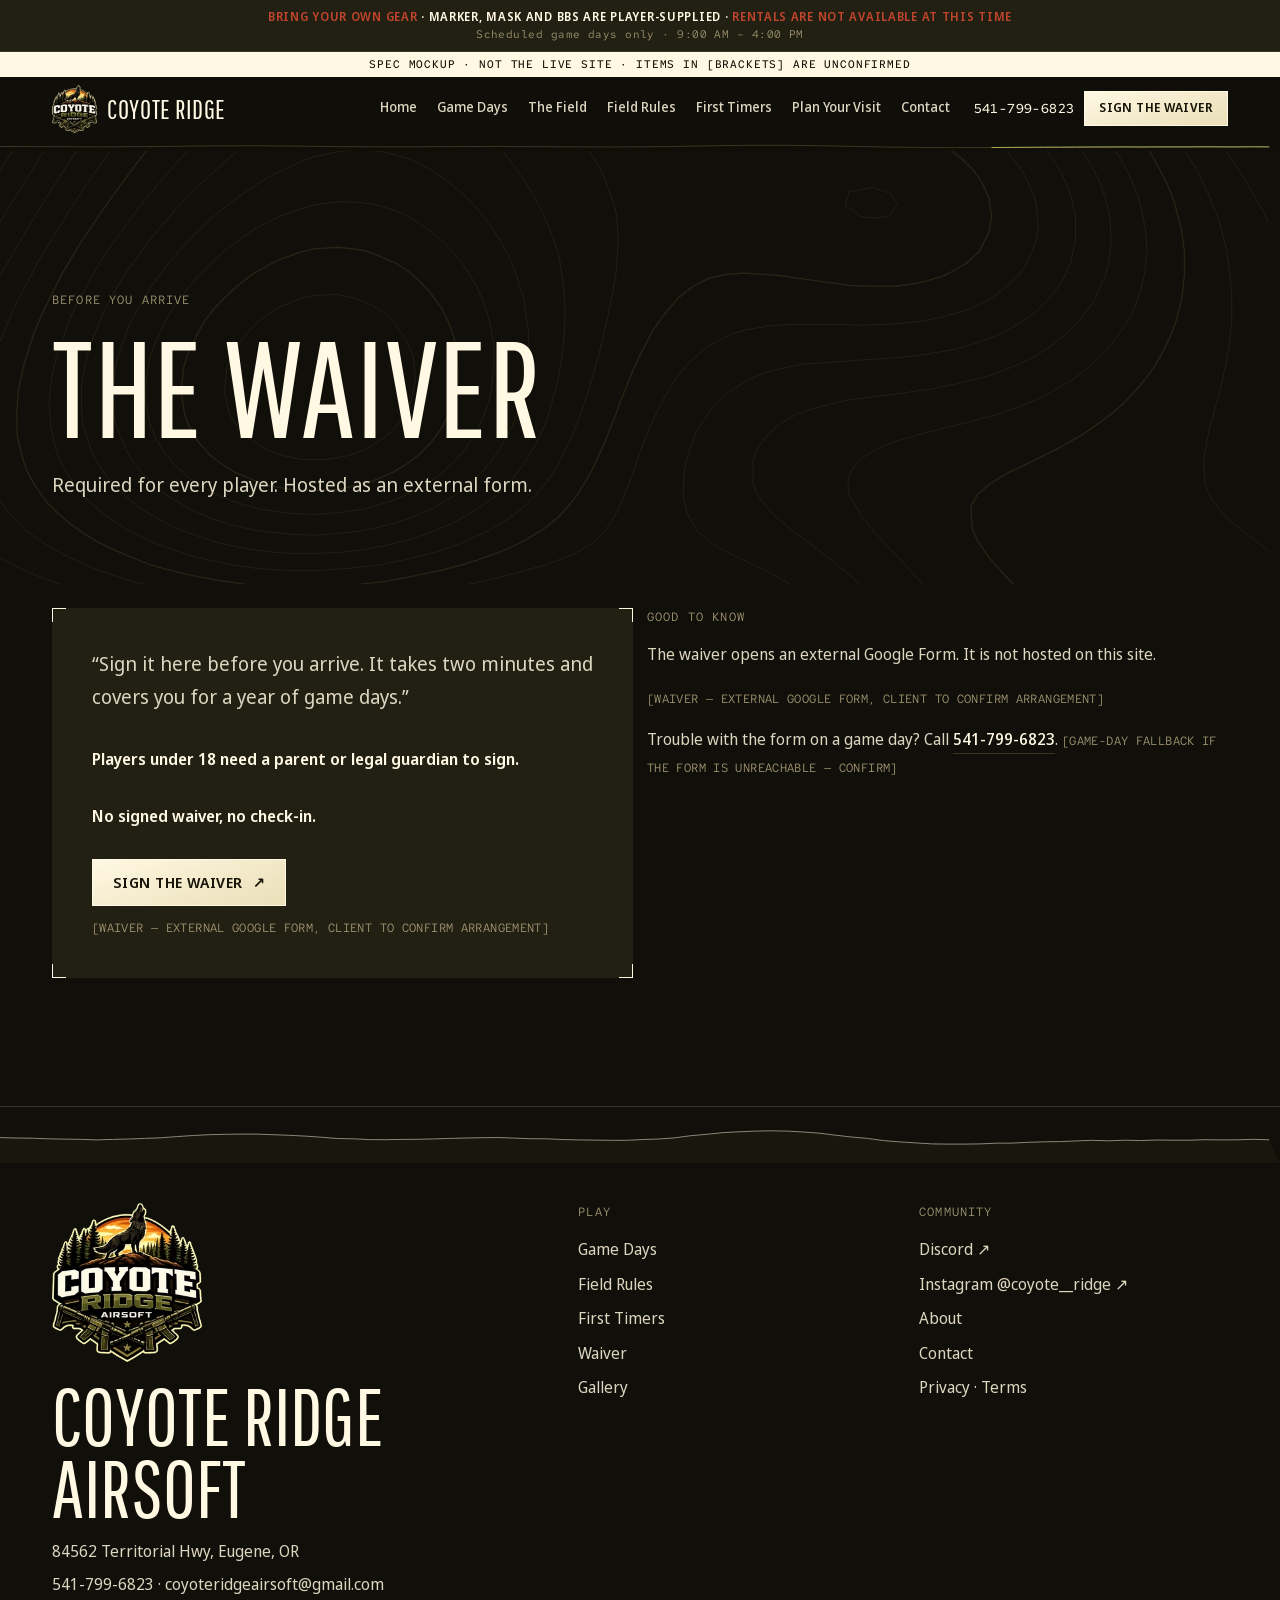
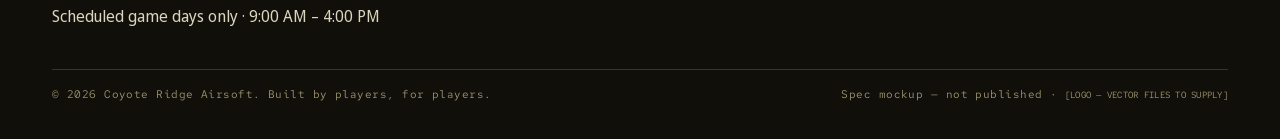
<file: waiver.html>
<!doctype html>
<html lang="en-US">
<head>
<meta charset="utf-8">
<meta name="viewport" content="width=device-width, initial-scale=1, viewport-fit=cover">
<title>Waiver — Sign Before You Arrive | Coyote Ridge Airsoft, Eugene OR</title>
<meta name="description" content="Sign the Coyote Ridge Airsoft waiver before you arrive. It takes two minutes and covers a year of game days. Players under 18 need a parent or legal guardian to sign.">
<meta name="robots" content="noindex, nofollow">
<meta property="og:type" content="website">
<meta property="og:site_name" content="Coyote Ridge Airsoft">
<meta property="og:title" content="Waiver — Sign Before You Arrive | Coyote Ridge Airsoft, Eugene OR">
<meta property="og:description" content="Sign the Coyote Ridge Airsoft waiver before you arrive. It takes two minutes and covers a year of game days. Players under 18 need a parent or legal guardian to sign.">
<meta property="og:image" content="https://coyoteridgeairsoft.com/images/og-card.jpg">
<meta property="og:image:width" content="1200">
<meta property="og:image:height" content="630">
<meta property="og:image:alt" content="Coyote Ridge Airsoft logo over an airsoft player in woodland, Eugene, Oregon">
<meta name="twitter:card" content="summary_large_image">
<meta name="twitter:title" content="Waiver — Sign Before You Arrive | Coyote Ridge Airsoft, Eugene OR">
<meta name="twitter:description" content="Sign the Coyote Ridge Airsoft waiver before you arrive. It takes two minutes and covers a year of game days. Players under 18 need a parent or legal guardian to sign.">
<meta name="twitter:image" content="https://coyoteridgeairsoft.com/images/og-card.jpg">
<meta name="theme-color" content="#100F09">
<link rel="icon" href="favicon.svg" type="image/svg+xml">
<link rel="preconnect" href="https://fonts.googleapis.com">
<link rel="preconnect" href="https://fonts.gstatic.com" crossorigin>
<link href="https://fonts.googleapis.com/css2?family=Noto+Sans+Display:wght@400;500;600;700&amp;family=Pathway+Gothic+One&amp;family=Red+Hat+Mono:wght@400;500&amp;display=swap" rel="stylesheet">
<link rel="stylesheet" href="styles.css">
<script>document.documentElement.classList.add('js')</script>

</head>
<body>
<div class="gearstrip" role="note" aria-label="Gear requirement">
  <p><span class="flag">BRING YOUR OWN GEAR</span> · MARKER, MASK AND BBs ARE PLAYER-SUPPLIED · <span class="flag">RENTALS ARE NOT AVAILABLE AT THIS TIME</span>
  <small>Scheduled game days only · 9:00 AM – 4:00 PM</small></p>
</div>
<a class="skip" href="#main">Skip to content</a>
<div class="mock">Spec mockup · not the live site · items in [brackets] are unconfirmed</div>
<header class="site-head">
  <div class="wrap site-head__in">
    <a class="brand" href="index.html" aria-label="Coyote Ridge Airsoft — home"><img class="brand__logo" src="assets/logo-120.webp" srcset="assets/logo-120.webp 1x, assets/logo-240.webp 2x" width="120" height="127" alt="Coyote Ridge Airsoft logo"><span class="brand__name">Coyote Ridge</span></a>
    <nav class="nav" aria-label="Main"><a href="index.html">Home</a><a href="game-days.html">Game Days</a><a href="the-field.html">The Field</a><a href="field-rules.html">Field Rules</a><a href="first-timers.html">First Timers</a><a href="plan-your-visit.html">Plan Your Visit</a><a href="contact.html">Contact</a></nav>
    <div class="head-actions">
      <a class="tel" href="tel:+15417996823">541-799-6823</a>
      <a class="btn btn--sm" href="waiver.html">Sign the Waiver</a>
      <button class="menu-btn" type="button" data-drawer-open aria-controls="drawer" aria-expanded="false">Menu</button>
    </div>
  </div>
  <svg class="head-strip" viewBox="0 0 1000 10" preserveAspectRatio="none" aria-hidden="true" focusable="false"><path class="line" d="M0.0 5.5 L12.6 5.5 L25.1 5.6 L37.7 5.7 L50.2 5.7 L62.8 5.8 L75.3 5.9 L87.9 5.8 L100.4 5.7 L113.0 5.6 L125.5 5.5 L138.1 5.3 L150.6 5.1 L163.2 4.9 L175.7 4.9 L188.3 4.8 L200.8 4.8 L213.4 4.9 L225.9 5.1 L238.5 5.2 L251.0 5.4 L263.6 5.6 L276.2 5.7 L288.7 5.8 L301.3 5.8 L313.8 5.8 L326.4 5.8 L338.9 5.7 L351.5 5.6 L364.0 5.5 L376.6 5.5 L389.1 5.4 L401.7 5.6 L414.2 5.7 L426.8 5.7 L439.3 5.8 L451.9 5.9 L464.4 5.9 L477.0 6.0 L489.5 5.9 L502.1 5.8 L514.6 5.7 L527.2 5.5 L539.7 5.1 L552.3 4.9 L564.9 4.6 L577.4 4.4 L590.0 4.3 L602.5 4.3 L615.1 4.3 L627.6 4.5 L640.2 4.7 L652.7 5.0 L665.3 5.4 L677.8 5.6 L690.4 6.0 L702.9 6.2 L715.5 6.4 L728.0 6.6 L740.6 6.6 L753.1 6.6 L765.7 6.6 L778.2 6.5 L790.8 6.4 L803.3 6.3 L815.9 6.2 L828.5 6.2 L841.0 6.1 L853.6 6.0 L866.1 6.0 L878.7 5.9 L891.2 6.0 L903.8 5.9 L916.3 5.9 L928.9 5.9 L941.4 5.8 L954.0 5.9 L966.5 5.9 L979.1 5.8 L991.6 5.9"/><path class="done" d="M0.0 5.5 L12.6 5.5 L25.1 5.6 L37.7 5.7 L50.2 5.7 L62.8 5.8 L75.3 5.9 L87.9 5.8 L100.4 5.7 L113.0 5.6 L125.5 5.5 L138.1 5.3 L150.6 5.1 L163.2 4.9 L175.7 4.9 L188.3 4.8 L200.8 4.8 L213.4 4.9 L225.9 5.1 L238.5 5.2 L251.0 5.4 L263.6 5.6 L276.2 5.7 L288.7 5.8 L301.3 5.8 L313.8 5.8 L326.4 5.8 L338.9 5.7 L351.5 5.6 L364.0 5.5 L376.6 5.5 L389.1 5.4 L401.7 5.6 L414.2 5.7 L426.8 5.7 L439.3 5.8 L451.9 5.9 L464.4 5.9 L477.0 6.0 L489.5 5.9 L502.1 5.8 L514.6 5.7 L527.2 5.5 L539.7 5.1 L552.3 4.9 L564.9 4.6 L577.4 4.4 L590.0 4.3 L602.5 4.3 L615.1 4.3 L627.6 4.5 L640.2 4.7 L652.7 5.0 L665.3 5.4 L677.8 5.6 L690.4 6.0 L702.9 6.2 L715.5 6.4 L728.0 6.6 L740.6 6.6 L753.1 6.6 L765.7 6.6 L778.2 6.5 L790.8 6.4 L803.3 6.3 L815.9 6.2 L828.5 6.2 L841.0 6.1 L853.6 6.0 L866.1 6.0 L878.7 5.9 L891.2 6.0 L903.8 5.9 L916.3 5.9 L928.9 5.9 L941.4 5.8 L954.0 5.9 L966.5 5.9 L979.1 5.8 L991.6 5.9" pathLength="1" style="stroke-dasharray:1;stroke-dashoffset:1"/></svg>
</header>
<div class="drawer" id="drawer" role="dialog" aria-modal="true" aria-label="Menu">
  <button class="menu-btn" type="button" data-drawer-close>Close</button>
  <a href="index.html">Home</a><a href="game-days.html">Game Days</a><a href="the-field.html">The Field</a><a href="field-rules.html">Field Rules</a><a href="first-timers.html">First Timers</a><a href="plan-your-visit.html">Plan Your Visit</a><a href="contact.html">Contact</a>
  <div class="drawer__foot">
    <a class="btn" href="waiver.html" style="font-family:var(--sans);font-size:.92rem">Sign the Waiver</a>
    <a class="btn btn--line" href="tel:+15417996823" style="font-family:var(--sans);font-size:.92rem">Call 541-799-6823</a>
  </div>
</div>

<main id="main">
<section class="pagehead topo">
  <div class="wrap">
    <span class="ref">Before you arrive</span>
    <h1>The waiver</h1>
    <p class="lede">Required for every player. Hosted as an external form.</p>
    
  </div>
</section>
<section class="section" style="padding-top:24px">
  <div class="wrap duo" style="align-items:start">
    <div class="panel brk"><p class="lede">“Sign it here before you arrive. It takes two minutes and covers you for a year of game days.”</p>
<p><strong>Players under 18 need a parent or legal guardian to sign.</strong></p>
<p><strong>No signed waiver, no check-in.</strong></p><div class="cta-row"><a class="btn" href="#" data-todo="[WAIVER — EXTERNAL GOOGLE FORM, CLIENT TO CONFIRM ARRANGEMENT]">Sign the waiver <span class="arr">↗</span></a><span class="tbc">[WAIVER — EXTERNAL GOOGLE FORM, CLIENT TO CONFIRM ARRANGEMENT]</span></div></div>
    <div>
      <span class="ref">Good to know</span>
      <p>The waiver opens an external Google Form. It is not hosted on this site.</p>
      <p><span class="tbc">[WAIVER — EXTERNAL GOOGLE FORM, CLIENT TO CONFIRM ARRANGEMENT]</span></p>
      <p>Trouble with the form on a game day? Call <a class="textlink" href="tel:+15417996823">541-799-6823</a>. <span class="tbc">[GAME-DAY FALLBACK IF THE FORM IS UNREACHABLE — CONFIRM]</span></p>
    </div>
  </div>
</section>

</main>
<footer class="site-foot">
  <svg class="foot-strip" viewBox="0 0 1000 56" preserveAspectRatio="none" aria-hidden="true" focusable="false"><path class="fill" d="M0.0 30.6 L12.6 31.0 L25.1 31.2 L37.7 31.8 L50.2 32.1 L62.8 32.3 L75.3 32.9 L87.9 32.4 L100.4 32.0 L113.0 31.4 L125.5 30.8 L138.1 29.6 L150.6 28.5 L163.2 27.7 L175.7 27.3 L188.3 27.1 L200.8 27.1 L213.4 27.7 L225.9 28.3 L238.5 29.1 L251.0 30.2 L263.6 31.5 L276.2 31.8 L288.7 32.6 L301.3 32.7 L313.8 32.4 L326.4 32.3 L338.9 31.9 L351.5 31.4 L364.0 31.0 L376.6 30.7 L389.1 30.5 L401.7 31.1 L414.2 31.7 L426.8 31.8 L439.3 32.5 L451.9 32.9 L464.4 33.1 L477.0 33.3 L489.5 33.3 L502.1 32.5 L514.6 32.0 L527.2 30.8 L539.7 28.7 L552.3 27.3 L564.9 25.6 L577.4 24.8 L590.0 24.1 L602.5 23.8 L615.1 24.1 L627.6 25.0 L640.2 26.2 L652.7 28.2 L665.3 30.0 L677.8 31.4 L690.4 33.6 L702.9 34.9 L715.5 35.9 L728.0 36.9 L740.6 37.1 L753.1 37.1 L765.7 36.9 L778.2 36.2 L790.8 36.1 L803.3 35.3 L815.9 34.8 L828.5 34.6 L841.0 33.9 L853.6 33.3 L866.1 33.8 L878.7 33.2 L891.2 33.5 L903.8 33.0 L916.3 33.2 L928.9 33.2 L941.4 32.7 L954.0 32.9 L966.5 32.8 L979.1 32.3 L991.6 32.8 L1000 56 L0 56Z"/><path class="line" d="M0.0 30.6 L12.6 31.0 L25.1 31.2 L37.7 31.8 L50.2 32.1 L62.8 32.3 L75.3 32.9 L87.9 32.4 L100.4 32.0 L113.0 31.4 L125.5 30.8 L138.1 29.6 L150.6 28.5 L163.2 27.7 L175.7 27.3 L188.3 27.1 L200.8 27.1 L213.4 27.7 L225.9 28.3 L238.5 29.1 L251.0 30.2 L263.6 31.5 L276.2 31.8 L288.7 32.6 L301.3 32.7 L313.8 32.4 L326.4 32.3 L338.9 31.9 L351.5 31.4 L364.0 31.0 L376.6 30.7 L389.1 30.5 L401.7 31.1 L414.2 31.7 L426.8 31.8 L439.3 32.5 L451.9 32.9 L464.4 33.1 L477.0 33.3 L489.5 33.3 L502.1 32.5 L514.6 32.0 L527.2 30.8 L539.7 28.7 L552.3 27.3 L564.9 25.6 L577.4 24.8 L590.0 24.1 L602.5 23.8 L615.1 24.1 L627.6 25.0 L640.2 26.2 L652.7 28.2 L665.3 30.0 L677.8 31.4 L690.4 33.6 L702.9 34.9 L715.5 35.9 L728.0 36.9 L740.6 37.1 L753.1 37.1 L765.7 36.9 L778.2 36.2 L790.8 36.1 L803.3 35.3 L815.9 34.8 L828.5 34.6 L841.0 33.9 L853.6 33.3 L866.1 33.8 L878.7 33.2 L891.2 33.5 L903.8 33.0 L916.3 33.2 L928.9 33.2 L941.4 32.7 L954.0 32.9 L966.5 32.8 L979.1 32.3 L991.6 32.8"/></svg>
  <div class="wrap">
    <div class="foot__grid">
      <div>
        <img class="foot__logo" src="assets/logo-240.webp" width="240" height="254" loading="lazy" alt="Coyote Ridge Airsoft logo">
        <p class="foot__name">Coyote Ridge<br>Airsoft</p>
        <p style="margin:0">84562 Territorial Hwy, Eugene, OR</p>
        <p style="margin:6px 0 0"><a href="tel:+15417996823">541-799-6823</a> · <a href="mailto:coyoteridgeairsoft@gmail.com">coyoteridgeairsoft@gmail.com</a></p>
        <p style="margin:6px 0 0">Scheduled game days only · 9:00 AM – 4:00 PM</p>
      </div>
      <div>
        <span class="ref">Play</span>
        <ul>
          <li><a href="game-days.html">Game Days</a></li>
          <li><a href="field-rules.html">Field Rules</a></li>
          <li><a href="first-timers.html">First Timers</a></li>
          <li><a href="waiver.html">Waiver</a></li>
          <li><a href="gallery.html">Gallery</a></li>
        </ul>
      </div>
      <div>
        <span class="ref">Community</span>
        <ul>
          <li><a href="https://discord.com/invite/k8CXcKvjGg" rel="noopener" target="_blank">Discord ↗</a></li>
          <li><a href="https://www.instagram.com/coyote__ridge/" rel="noopener" target="_blank">Instagram @coyote__ridge ↗</a></li>
          <li><a href="about.html">About</a></li>
          <li><a href="contact.html">Contact</a></li>
          <li><a href="privacy.html">Privacy</a> · <a href="terms.html">Terms</a></li>
        </ul>
      </div>
    </div>
    <div class="foot__base"><span>© <span data-year>2026</span> Coyote Ridge Airsoft. Built by players, for players.</span><span>Spec mockup — not published · <span class="tbc">[LOGO — VECTOR FILES TO SUPPLY]</span></span></div>
  </div>
</footer>
<nav class="mbar" aria-label="Quick actions">
  <a href="game-days.html">Game Days</a><a href="field-rules.html">Rules</a><a href="waiver.html">Waiver</a><a href="tel:+15417996823">Call</a>
</nav>
<script src="game-days.js"></script>
<script src="script.js"></script>
</body>
</html>
</file>
<file: styles.css>
/* Coyote Ridge Airsoft — spec mockup
   Design system: elevation / topography. Section view, not plan view.
   Palette sampled from the client's logo */

:root {
  /* Palette sampled from assets/logo-coyote-ridge.png (2026-10-14) */
  --cr-ground: #100F09;      /* logo darks: warm olive-black */
  --cr-band: #18160D;
  --cr-surface: #221F13;
  --cr-contour: #3B3621;
  --cr-bone: #FFF8E3;        /* "COYOTE" cream */
  --cr-bone-2: #EADFB8;
  --cr-lichen: #AEA857;      /* "RIDGE" olive, highlight */
  --cr-lichen-deep: #747230; /* "RIDGE" olive */
  --cr-sun: #F7B038;         /* logo sunset: the Castle / high point only */
  --cr-dust: #A39873;        /* captions, survey labels, [CONFIRM] */
  --cr-flag: #C0452C;        /* RESTRICTED: safety + policy items only */
  --cr-text: #DCD5BF;
  --cr-ink: #171408;

  --display: "Pathway Gothic One", "Arial Narrow", sans-serif;
  --sans: "Noto Sans Display", system-ui, -apple-system, "Segoe UI", sans-serif;
  --mono: "Red Hat Mono", ui-monospace, Consolas, monospace;

  --gutter: 16px;
  --max: 1240px;
  --ease: cubic-bezier(.22, .61, .36, 1);
  --rise: 340ms;
  --head-h: 64px;
}
@media (min-width: 760px) { :root { --gutter: 32px; } }

*, *::before, *::after { box-sizing: border-box; }
html { -webkit-text-size-adjust: 100%; scroll-padding-top: 120px; }
body {
  margin: 0; background: var(--cr-ground); color: var(--cr-text);
  font: 400 1rem/1.65 var(--sans); -webkit-font-smoothing: antialiased;
  padding-bottom: 64px; /* sticky mobile bar */
}
@media (min-width: 960px) { body { padding-bottom: 0; } }
img { display: block; max-width: 100%; height: auto; }
a { color: inherit; }
button, input, select, textarea { font: inherit; color: inherit; }
:focus-visible { outline: 2px solid var(--cr-lichen); outline-offset: 3px; }
.wrap { width: 100%; max-width: var(--max); margin-inline: auto; padding-inline: var(--gutter); }
.skip { position: absolute; left: -999px; top: 0; z-index: 200; background: var(--cr-bone); color: var(--cr-ink); padding: 8px 12px; }
.skip:focus { left: 8px; top: 8px; }
.sr-only { position: absolute; width: 1px; height: 1px; overflow: hidden; clip: rect(0 0 0 0); white-space: nowrap; }

/* ---------- type ---------- */
h1, h2, .display {
  font-family: var(--display); font-weight: 400; text-transform: uppercase;
  letter-spacing: .005em; line-height: .92; color: var(--cr-bone); margin: 0;
}
h1 { font-size: clamp(3.6rem, 13vw, 8.5rem); }
h2 { font-size: clamp(2.8rem, 8vw, 5.4rem); }
h3 { font: 600 1.12rem/1.3 var(--sans); color: var(--cr-bone); margin: 0 0 .4em; }
p { margin: 0 0 1em; max-width: 64ch; }
.lede { font-size: clamp(1.05rem, 1.6vw, 1.22rem); color: var(--cr-text); }
strong { color: var(--cr-bone); font-weight: 600; }
.ref, .tbc, .fig, .num {
  font-family: var(--mono); font-weight: 400; letter-spacing: .03em;
}
.ref { display: block; font-size: .72rem; text-transform: uppercase; color: var(--cr-dust); margin-bottom: 14px; letter-spacing: .1em; }
.ref b { color: var(--cr-lichen); font-weight: 500; }
.tbc { font-size: .78em; color: var(--cr-dust); }
.tbc--block { display: block; margin-top: .6em; }
.fig { color: var(--cr-bone); font-weight: 500; }
.flag { color: var(--cr-flag); font-weight: 600; }
.quote { font: 400 clamp(1.6rem, 3.6vw, 2.6rem)/1.15 var(--display); text-transform: none; letter-spacing: .01em; color: var(--cr-bone); max-width: 30ch; margin: 0; }
.quote--xl { font-size: clamp(2rem, 5vw, 3.6rem); max-width: 24ch; }
.attr { margin-top: 18px; font: 400 .72rem/1.4 var(--mono); color: var(--cr-dust); letter-spacing: .08em; text-transform: uppercase; }

/* ---------- gear strip (B5): first in the DOM, static, every page ---------- */
.gearstrip { background: var(--cr-surface); border-bottom: 1px solid var(--cr-contour); padding: 8px var(--gutter); text-align: center; }
.gearstrip p { margin: 0 auto; max-width: none; font: 600 .74rem/1.45 var(--sans); letter-spacing: .06em; text-transform: uppercase; color: var(--cr-bone); }
.gearstrip .flag { color: var(--cr-flag); }
.gearstrip small { display: block; font: 400 .7rem/1.4 var(--mono); letter-spacing: .04em; text-transform: none; color: var(--cr-dust); margin-top: 2px; }

/* ---------- header ---------- */
.site-head { position: sticky; top: 0; z-index: 60; background: rgba(16, 15, 9, .94); backdrop-filter: blur(8px); -webkit-backdrop-filter: blur(8px); }
.site-head__in { display: flex; align-items: center; gap: 16px; height: var(--head-h); transition: height var(--rise) var(--ease); }
.is-condensed .site-head__in { height: 52px; }
.brand { display: flex; align-items: center; gap: 10px; text-decoration: none; margin-right: auto; }
.brand__logo { height: 48px; width: auto; flex: none; transition: height var(--rise) var(--ease); }
.is-condensed .brand__logo { height: 40px; }
.brand__name { display: none; font: 400 1.7rem/1 var(--display); text-transform: uppercase; color: var(--cr-bone); letter-spacing: .02em; white-space: nowrap; }
.nav { display: none; }
.head-actions { display: flex; align-items: center; gap: 10px; }
.head-actions .tel { display: none; font: 500 .82rem/1 var(--mono); color: var(--cr-bone); text-decoration: none; letter-spacing: .03em; }
.menu-btn { background: none; border: 1px solid var(--cr-contour); color: var(--cr-bone); font: 500 .72rem/1 var(--mono); letter-spacing: .1em; text-transform: uppercase; padding: 10px 12px; cursor: pointer; }
@media (min-width: 560px) { .head-actions .tel { display: inline; } .brand__name { display: inline; } }
@media (min-width: 1120px) {
  .menu-btn { display: none; }
  .nav { display: flex; gap: 20px; margin-right: 8px; }
  .nav a { font: 500 .84rem/1 var(--sans); color: var(--cr-text); text-decoration: none; padding: 8px 0; border-bottom: 1px solid transparent; transition: color 200ms, border-color 200ms; white-space: nowrap; }
  .nav a:hover { color: var(--cr-bone); }
  .nav a[aria-current="page"] { color: var(--cr-lichen); border-bottom-color: var(--cr-lichen); }
}
.head-strip { display: block; width: 100%; height: 10px; }
.head-strip path { fill: none; stroke: var(--cr-contour); stroke-width: 1; vector-effect: non-scaling-stroke; }
.head-strip .done { stroke: var(--cr-lichen); }

/* mobile drawer */
.drawer { position: fixed; inset: 0; z-index: 90; background: var(--cr-ground); padding: 80px var(--gutter) 40px; display: flex; flex-direction: column; gap: 4px;
  opacity: 0; visibility: hidden; transform: translateY(12px); transition: opacity var(--rise) var(--ease), transform var(--rise) var(--ease), visibility 0s var(--rise); overflow-y: auto; }
.drawer.is-open { opacity: 1; visibility: visible; transform: none; transition: opacity var(--rise) var(--ease), transform var(--rise) var(--ease); }
.drawer a { font: 400 2.5rem/1.15 var(--display); text-transform: uppercase; color: var(--cr-bone); text-decoration: none; }
.drawer a[aria-current="page"] { color: var(--cr-lichen); }
.drawer .menu-btn { position: absolute; top: 18px; right: var(--gutter); }
.drawer__foot { margin-top: auto; padding-top: 24px; display: grid; gap: 10px; }
body.locked { overflow: hidden; }

/* ---------- buttons ---------- */
.btn {
  display: inline-flex; align-items: center; justify-content: center; gap: 10px;
  background: linear-gradient(160deg, var(--cr-bone), var(--cr-bone-2)); color: var(--cr-ink);
  border: 1px solid var(--cr-bone); font: 600 .92rem/1 var(--sans); letter-spacing: .03em; text-transform: uppercase;
  padding: 15px 20px; text-decoration: none; cursor: pointer; transition: transform 200ms var(--ease), filter 200ms;
}
.btn:hover { filter: brightness(1.04); }
.btn:active { transform: translateY(1px); }
.btn .arr { transition: transform 200ms var(--ease); }
.btn:hover .arr { transform: translateY(-2px); }
.btn--line { background: transparent; color: var(--cr-bone); }
.btn--line:hover { background: rgba(255, 248, 227, .06); }
.btn--sm { padding: 10px 14px; font-size: .78rem; }
.textlink { color: var(--cr-bone); text-decoration: none; border-bottom: 1px solid var(--cr-contour); padding-bottom: 3px; font-weight: 500; transition: border-color 200ms; }
.textlink:hover { border-color: var(--cr-lichen); }
.cta-row { display: flex; flex-wrap: wrap; align-items: center; gap: 12px 16px; }

/* ---------- chips ---------- */
.chips { display: flex; flex-wrap: wrap; gap: 6px; margin: 0; padding: 0; list-style: none; }
.chips li { font: 500 .7rem/1 var(--mono); letter-spacing: .08em; text-transform: uppercase; color: var(--cr-bone); border: 1px solid var(--cr-contour); padding: 8px 10px; background: rgba(16, 15, 9, .5); }

/* ---------- corner brackets: four corners, hairline, never a HUD ---------- */
.brk { position: relative; --b: var(--cr-bone); --bl: 14px; }
.brk::before { content: ""; position: absolute; inset: 0; pointer-events: none; z-index: 2;
  background:
    linear-gradient(var(--b), var(--b)) top left / var(--bl) 1px no-repeat,
    linear-gradient(var(--b), var(--b)) top left / 1px var(--bl) no-repeat,
    linear-gradient(var(--b), var(--b)) top right / var(--bl) 1px no-repeat,
    linear-gradient(var(--b), var(--b)) top right / 1px var(--bl) no-repeat,
    linear-gradient(var(--b), var(--b)) bottom left / var(--bl) 1px no-repeat,
    linear-gradient(var(--b), var(--b)) bottom left / 1px var(--bl) no-repeat,
    linear-gradient(var(--b), var(--b)) bottom right / var(--bl) 1px no-repeat,
    linear-gradient(var(--b), var(--b)) bottom right / 1px var(--bl) no-repeat; }

/* ---------- sections + contour texture (static, never animated) ---------- */
.section { position: relative; padding-block: clamp(64px, 10vw, 128px); isolation: isolate; }
.section--band { background: var(--cr-band); }
.section--surface { background: var(--cr-surface); }
.topo::after, .topo-tight::after { content: ""; position: absolute; inset: 0; z-index: -1; pointer-events: none;
  background: url("images/contours.svg") center / cover no-repeat; opacity: .55; }
.topo-tight::after { background-image: url("images/contours-tight.svg"); opacity: .7; }
.head { display: grid; gap: 18px; margin-bottom: clamp(32px, 5vw, 56px); }
@media (min-width: 900px) { .head--split { grid-template-columns: 1fr 1fr; align-items: end; } .head--split > p { justify-self: end; } }

/* ridgeline edge: a drawn profile, band below it darker. Not a diagonal. */
.ridge { display: block; width: 100%; height: clamp(28px, 5vw, 64px); margin-bottom: -1px; position: relative; z-index: 1; }
.ridge path { stroke: none; }
.ridge .line { fill: none; stroke: var(--cr-contour); stroke-width: 1; vector-effect: non-scaling-stroke; }

/* ---------- hero ---------- */
.hero { position: relative; min-height: min(86svh, 820px); display: flex; align-items: flex-end; overflow: hidden; background: var(--cr-ground); isolation: isolate; }
.hero__img { position: absolute; inset: 0; z-index: -2; }
.hero__img img { width: 100%; height: 100%; object-fit: cover; object-position: 38% center; transform: translateY(var(--px, 0)) scale(1.08); will-change: transform; }
.hero::before { content: ""; position: absolute; inset: 0; z-index: -1; background: linear-gradient(to top, rgba(16, 15, 9, .92) 8%, rgba(16, 15, 9, 0) 78%); }
.hero::after { content: ""; position: absolute; inset: 0; z-index: -1; background: url("images/contours.svg") center bottom / cover no-repeat; opacity: .35; mask-image: linear-gradient(to top, #000, transparent 45%); -webkit-mask-image: linear-gradient(to top, #000, transparent 45%); }
.hero__copy { padding-block: 120px 28px; width: 100%; }
.hero__grid { display: grid; gap: 24px; align-items: end; }
.hero__logo { width: clamp(132px, 34vw, 190px); height: auto; filter: drop-shadow(0 10px 30px rgba(0, 0, 0, .55)); }
@media (min-width: 900px) { .hero__grid { grid-template-columns: 1fr auto; } .hero__logo { width: clamp(240px, 24vw, 330px); order: 2; } }
.hero h1 { font-size: clamp(3.8rem, 14.5vw, 10.5rem); max-width: 11ch; }
.hero .lede { margin: 18px 0 22px; color: var(--cr-bone); }
.hero .ref { color: var(--cr-bone); opacity: .8; }
.hero .chips { margin-bottom: 26px; }
.hero__strip { display: block; width: 100%; height: 46px; margin-top: 28px; }
.hero__strip path { fill: none; stroke: var(--cr-bone); stroke-width: 1.2; vector-effect: non-scaling-stroke; opacity: .7; }
.hero__strip .fill { fill: rgba(16, 15, 9, .55); stroke: none; }
.imgcap { position: absolute; right: var(--gutter); top: 14px; z-index: 2; font: 400 .62rem/1.3 var(--mono); color: rgba(255, 248, 227, .7); letter-spacing: .05em; background: rgba(16, 15, 9, .55); padding: 4px 6px; }

/* sub-nav under hero */
.subnav { position: relative; border-block: 1px solid var(--cr-contour); background: var(--cr-ground); overflow: hidden; }
.subnav::before { content: ""; position: absolute; inset: 0; background: url("images/contours.svg") center / 140% auto no-repeat; opacity: .5; pointer-events: none; }
.subnav ul { position: relative; display: flex; gap: 0; margin: 0; padding: 0; list-style: none; overflow-x: auto; scrollbar-width: none; }
.subnav ul::-webkit-scrollbar { display: none; }
.subnav li + li { border-left: 1px solid var(--cr-contour); }
.subnav a { display: block; padding: 16px 20px; font: 500 .74rem/1 var(--mono); letter-spacing: .12em; text-transform: uppercase; color: var(--cr-bone); text-decoration: none; white-space: nowrap; transition: color 200ms; }
.subnav a:hover { color: var(--cr-lichen); }

/* ---------- elevation profile (flagship) ---------- */
.profile { position: relative; padding: 18px 0 8px; }
.profile__scroll { overflow-x: auto; -webkit-overflow-scrolling: touch; scrollbar-color: var(--cr-contour) transparent; }
.profile svg { display: block; width: 100%; min-width: 880px; height: auto; }
.profile .ground { fill: none; stroke: var(--cr-bone); stroke-width: 2; vector-effect: non-scaling-stroke; }
.profile .mass { fill: url(#hatch); }
.profile .axis { stroke: var(--cr-contour); stroke-width: 1; vector-effect: non-scaling-stroke; }
.profile .axis-t { font: 400 11px var(--mono); fill: var(--cr-dust); letter-spacing: .06em; }
.profile .mk line { stroke: var(--cr-lichen); stroke-width: 1; vector-effect: non-scaling-stroke; }
.profile .mk path { fill: var(--cr-lichen); }
.profile .mk text { font: 400 11px var(--mono); fill: var(--cr-dust); letter-spacing: .04em; }
.profile .mk .nm { fill: var(--cr-bone); font-size: 12px; }
.profile .mk--castle path { fill: var(--cr-sun); }
.profile .mk--castle line { stroke: var(--cr-sun); }
.profile .mk--castle .nm { font: 400 30px var(--display); fill: var(--cr-bone); letter-spacing: .02em; }
.profile .frame-t { font: 400 11px var(--mono); fill: var(--cr-dust); letter-spacing: .08em; }
.profile__hint { display: block; margin-top: 8px; font: 400 .68rem/1 var(--mono); color: var(--cr-dust); letter-spacing: .08em; }
@media (min-width: 900px) { .profile__hint { display: none; } }
/* draw-on, once */
.js .profile .ground { stroke-dasharray: 1; stroke-dashoffset: 1; }
.js .profile .mk { opacity: 0; transition: opacity 260ms var(--ease); transition-delay: var(--md, 0ms); }
.js .profile.is-drawn .ground { stroke-dashoffset: 0; transition: stroke-dashoffset 850ms var(--ease); }
.js .profile.is-drawn .mk { opacity: 1; }

/* ---------- Castle: bone panel with a ridgeline edge slicing into a photo band ---------- */
.castle { position: relative; overflow: hidden; background: var(--cr-ground); }
.castle__photo { position: relative; height: clamp(260px, 46vw, 560px); overflow: hidden; }
.castle__photo img { width: 100%; height: 118%; object-fit: cover; transform: translateY(var(--px, 0)); will-change: transform; }
.castle__photo::after { content: ""; position: absolute; inset: 0; background: linear-gradient(to top, rgba(16, 15, 9, .75), rgba(16, 15, 9, 0)); }
.castle__panel { position: relative; margin-top: clamp(-160px, -12vw, -60px); z-index: 2; }
.castle__panel .edge { display: block; width: 100%; height: clamp(36px, 6vw, 80px); }
.castle__panel .edge path { fill: var(--cr-bone); }
.castle__body { background: var(--cr-bone); color: var(--cr-ink); padding-bottom: clamp(56px, 8vw, 104px); margin-top: -1px; }
.castle__body .ref { color: #5F5838; }
.castle__body .ref b { color: var(--cr-lichen-deep); }
.castle__body h2 { color: var(--cr-ink); }
.castle__body .quote { color: var(--cr-ink); }
.castle__body .attr, .castle__body .tbc { color: #5F5838; }
.castle__grid { display: grid; gap: 32px; }
@media (min-width: 900px) { .castle__grid { grid-template-columns: 7fr 5fr; gap: 56px; align-items: start; } }
.spot { display: inline-flex; align-items: center; gap: 10px; font: 500 .74rem/1 var(--mono); letter-spacing: .06em; }
.spot svg { width: 18px; height: 18px; }

/* empty labelled frames (client to supply) */
.empty { position: relative; aspect-ratio: var(--ar, 4 / 3); background: var(--cr-surface); display: grid; place-items: center; overflow: hidden; isolation: isolate; }
.empty::after { content: ""; position: absolute; inset: 0; z-index: -1; background: url("images/contours-tight.svg") center / cover; opacity: .8; }
.empty p { margin: 0; padding: 14px 16px; text-align: center; font: 500 .72rem/1.5 var(--mono); letter-spacing: .06em; text-transform: uppercase; color: var(--cr-bone); background: rgba(16, 15, 9, .78); max-width: 86%; }
.empty p span { display: block; color: var(--cr-dust); font-weight: 400; }
.castle__body .empty { --b: var(--cr-ink); }

/* ---------- game days ---------- */
.days { display: grid; gap: 1px; background: var(--cr-contour); border: 1px solid var(--cr-contour); margin: 0; padding: 0; list-style: none; }
.day { background: var(--cr-ground); display: grid; gap: 14px; padding: 22px; align-items: center; }
@media (min-width: 820px) { .day { grid-template-columns: 14rem 1fr auto; gap: 28px; padding: 26px 28px; } }
.day__date { font: 400 1.9rem/1 var(--display); color: var(--cr-bone); text-transform: uppercase; }
.day__date .tbc { display: block; font-size: .7rem; margin-top: 6px; line-height: 1.4; }
.day__meta { display: grid; gap: 4px; }
.day__name { font: 600 1.05rem/1.3 var(--sans); color: var(--cr-bone); }
.day__time { font: 500 .8rem/1.4 var(--mono); color: var(--cr-lichen); letter-spacing: .04em; }
.day__act { display: grid; gap: 8px; justify-items: start; }
@media (min-width: 820px) { .day__act { justify-items: end; text-align: right; } }
.price { font: 400 .68rem/1.4 var(--mono); color: var(--cr-dust); letter-spacing: .04em; max-width: 26ch; }
.day--past { opacity: .7; }
.weather { margin-top: 22px; display: flex; flex-wrap: wrap; gap: 6px 22px; font-style: italic; color: var(--cr-bone); }

/* ---------- first timers: a numbered climb ---------- */
.climb { margin: 0; padding: 0; list-style: none; display: grid; gap: 10px; }
.climb li { position: relative; display: grid; grid-template-columns: 3.4rem 1fr; gap: 14px; align-items: start; background: var(--cr-surface); border-left: 2px solid var(--cr-contour); padding: 18px 18px 18px 14px; }
.climb .num { font: 500 1.3rem/1 var(--mono); color: var(--cr-lichen); padding-top: 3px; }
.climb li p { margin: 0; color: var(--cr-text); }
.climb li > p > strong:first-child { display: block; margin-bottom: 4px; font-size: 1.05rem; }
.climb li.is-flag { border-left-color: var(--cr-flag); }
@media (min-width: 900px) {
  /* the path climbs: 01 sits bottom-left, 05 top-right. DOM order stays 01→05 for reading */
  .climb { display: flex; flex-direction: column-reverse; gap: 12px; }
  .climb li { margin-left: calc((var(--i) - 1) * 6%); margin-right: calc((5 - var(--i)) * 2%); }
}

/* ---------- photo grids ---------- */
.photos { display: grid; gap: 12px; }
@media (min-width: 760px) { .photos--3 { grid-template-columns: repeat(3, 1fr); } .photos--2 { grid-template-columns: repeat(2, 1fr); } }
.photo { margin: 0; }
.photo__img { position: relative; overflow: hidden; background: var(--cr-surface); aspect-ratio: 3 / 2; }
.photo__img img { width: 100%; height: 100%; object-fit: cover; }
.photo figcaption { padding-top: 8px; font: 400 .68rem/1.4 var(--mono); color: var(--cr-dust); letter-spacing: .04em; }
.terrain { display: flex; flex-wrap: wrap; gap: 6px 10px; margin: 0 0 28px; padding: 0; list-style: none; }
.terrain li { font: 400 clamp(1.5rem, 3vw, 2.2rem)/1.1 var(--display); text-transform: uppercase; color: var(--cr-bone); }
.terrain li + li::before { content: "/"; color: var(--cr-contour); margin-right: 10px; }

/* ---------- FPS table (B1): real table, final values, never animated ---------- */
.spec { width: 100%; border-collapse: collapse; background: var(--cr-surface); }
.spec caption { text-align: left; padding-bottom: 12px; font: 500 .72rem/1.4 var(--mono); letter-spacing: .1em; text-transform: uppercase; color: var(--cr-dust); caption-side: top; }
.spec th, .spec td { text-align: left; padding: 15px 16px; border-bottom: 1px solid var(--cr-contour); vertical-align: baseline; }
.spec thead th { font: 500 .7rem/1.2 var(--mono); letter-spacing: .1em; text-transform: uppercase; color: var(--cr-dust); background: var(--cr-band); }
.spec tbody th { font: 600 1rem/1.3 var(--sans); color: var(--cr-bone); }
.spec td.lim { font: 500 1.35rem/1 var(--mono); color: var(--cr-bone); white-space: nowrap; }
.spec td.lim small { font-size: .7rem; color: var(--cr-dust); margin-left: 4px; letter-spacing: .06em; }
.spec td.mode { font: 400 .86rem/1.3 var(--mono); color: var(--cr-text); }
.spec-wrap { padding: 14px; }
@media (max-width: 520px) { .spec th, .spec td { padding: 12px 10px; } .spec td.lim { font-size: 1.1rem; } }

/* MED scale */
.med { margin-top: 8px; }
.med__bar { display: grid; grid-template-columns: 3fr 1.7fr 2fr; height: 54px; border: 1px solid var(--cr-contour); }
.med__bar > div { position: relative; display: grid; place-items: center; font: 500 .82rem/1.2 var(--mono); color: var(--cr-bone); text-align: center; padding: 0 6px; }
.med__bar > div + div { border-left: 1px solid var(--cr-bone); }
.med__bar .b1 { background: var(--cr-surface); color: var(--cr-text); }
.med__bar .b2 { background: rgba(174, 168, 87, .16); }
.med__bar .b3 { background: rgba(174, 168, 87, .32); }
.med__ticks { position: relative; display: grid; grid-template-columns: 3fr 1.7fr 2fr; height: 24px; }
.med__ticks span { position: relative; }
.med__ticks span + span::before { content: attr(data-t); position: absolute; left: 0; top: 4px; transform: translateX(-50%); font: 500 .74rem/1 var(--mono); color: var(--cr-bone); }
.med__list { margin: 14px 0 0; padding: 0; list-style: none; display: grid; gap: 6px; }
.med__list li { font: 400 .92rem/1.4 var(--sans); }
.med__list .fig { font-family: var(--mono); }
.med__notes { margin-top: 16px; display: grid; gap: 6px; }
@media (max-width: 560px) { .med__bar { grid-template-columns: 2fr 1.4fr 1.6fr; } .med__ticks { grid-template-columns: 2fr 1.4fr 1.6fr; } .med__bar > div { font-size: .7rem; } }

/* ---------- community / waiver / visit ---------- */
.duo { display: grid; gap: 14px; }
@media (min-width: 820px) { .duo { grid-template-columns: 1fr 1fr; } }
.panel { background: var(--cr-surface); padding: clamp(24px, 3.5vw, 40px); display: flex; flex-direction: column; gap: 14px; }
.panel h3 { font: 400 clamp(2rem, 4vw, 2.8rem)/.95 var(--display); text-transform: uppercase; margin: 0; }
.handle { font: 500 1.05rem/1.2 var(--mono); color: var(--cr-bone); letter-spacing: .02em; }
.facts { margin: 0; display: grid; }
.facts div { display: grid; grid-template-columns: 8.5rem 1fr; gap: 14px; padding: 14px 0; border-top: 1px solid var(--cr-contour); }
.facts dt { font: 500 .7rem/1.7 var(--mono); letter-spacing: .1em; text-transform: uppercase; color: var(--cr-dust); }
.facts dd { margin: 0; color: var(--cr-bone); }
.facts a { color: var(--cr-bone); }
.map { position: relative; aspect-ratio: 4 / 3; background: var(--cr-surface); overflow: hidden; display: grid; place-items: center; isolation: isolate; }
.map::after { content: ""; position: absolute; inset: 0; z-index: -1; background: url("images/contours-tight.svg") center / cover; opacity: .9; }
.map iframe { position: absolute; inset: 0; width: 100%; height: 100%; border: 0; filter: grayscale(.6) brightness(.85); }
.map__card { background: var(--cr-bone); color: var(--cr-ink); padding: 20px 22px; display: grid; gap: 10px; max-width: 86%; }
.map__card .addr { font: 400 1.7rem/1 var(--display); text-transform: uppercase; }
.map__card .btn { background: var(--cr-ink); color: var(--cr-bone); border-color: var(--cr-ink); }
.map__card .tbc { color: #5F5838; }

.cards { display: grid; gap: 12px; }
@media (min-width: 760px) { .cards--3 { grid-template-columns: repeat(3, 1fr); } }
.card { background: var(--cr-surface); padding: 26px; min-height: 160px; display: grid; place-content: center; text-align: center; gap: 8px; }

/* ---------- rules document ---------- */
.doc { display: grid; gap: 40px; }
@media (min-width: 1000px) { .doc { grid-template-columns: 250px 1fr; gap: 64px; align-items: start; } }
.toc { display: none; }
@media (min-width: 1000px) {
  .toc { display: block; position: sticky; top: 132px; max-height: calc(100vh - 150px); overflow-y: auto; border-left: 1px solid var(--cr-contour); }
  .toc ol { list-style: none; margin: 0; padding: 0; }
  .toc a { display: grid; grid-template-columns: 2.2rem 1fr; padding: 7px 0 7px 16px; margin-left: -1px; border-left: 2px solid transparent; text-decoration: none; color: var(--cr-text); font: 400 .86rem/1.3 var(--sans); transition: color 120ms linear, border-color 120ms linear; }
  .toc a .num { color: var(--cr-dust); font-size: .78rem; transition: color 120ms linear; }
  .toc a:hover { color: var(--cr-bone); }
  .toc a.is-active { color: var(--cr-bone); border-left-color: var(--cr-lichen); }
  .toc a.is-active .num { color: var(--cr-lichen); }
}
.jump { position: sticky; top: 74px; z-index: 20; background: var(--cr-ground); padding: 10px 0; border-bottom: 1px solid var(--cr-contour); }
.jump label { font: 500 .68rem/1 var(--mono); letter-spacing: .1em; text-transform: uppercase; color: var(--cr-dust); display: block; margin-bottom: 6px; }
.jump select { width: 100%; background: var(--cr-surface); border: 1px solid var(--cr-contour); color: var(--cr-bone); padding: 12px; font: 500 .95rem/1.2 var(--sans); }
@media (min-width: 1000px) { .jump { display: none; } .rule-sec { scroll-margin-top: 90px; } }
.rule-sec { scroll-margin-top: 170px; padding-top: 34px; margin-top: 34px; border-top: 1px solid var(--cr-contour); position: relative; }
.rule-sec:first-child { margin-top: 0; }
.rule-sec .num { display: block; font: 500 .8rem/1 var(--mono); color: var(--cr-lichen); letter-spacing: .1em; margin-bottom: 10px; }
.rule-sec h2 { font-size: clamp(2.2rem, 5vw, 3.4rem); margin-bottom: 18px; }
.rule-sec h2 a { text-decoration: none; }
.rule-sec ul { margin: 0 0 1em; padding-left: 1.1em; max-width: 68ch; }
.rule-sec li { margin-bottom: .55em; }
.rule-sec li::marker { color: var(--cr-dust); }
.platforms { display: flex; flex-wrap: wrap; gap: 6px; margin: 14px 0 18px; padding: 0; list-style: none; }
.platforms li { font: 500 .78rem/1 var(--mono); color: var(--cr-bone); border: 1px solid var(--cr-contour); padding: 8px 10px; background: var(--cr-surface); margin: 0; }
.callout { border: 1px solid var(--cr-bone); padding: 18px 20px; margin: 18px 0; background: var(--cr-band); max-width: 68ch; }
.callout p { margin: 0; color: var(--cr-bone); font-weight: 600; }
.callout .ref { margin-bottom: 8px; }
.specblock { display: grid; grid-template-columns: repeat(2, 1fr); gap: 1px; background: var(--cr-contour); border: 1px solid var(--cr-contour); margin: 16px 0 20px; max-width: 640px; }
@media (min-width: 640px) { .specblock { grid-template-columns: repeat(4, 1fr); } }
.specblock div { background: var(--cr-surface); padding: 14px; display: grid; gap: 6px; }
.specblock dt { font: 500 .64rem/1.2 var(--mono); letter-spacing: .1em; text-transform: uppercase; color: var(--cr-dust); }
.specblock dd { margin: 0; font: 500 1.15rem/1 var(--mono); color: var(--cr-bone); }
.proc { counter-reset: p; list-style: none; padding: 0 !important; display: grid; gap: 8px; }
.proc li { counter-increment: p; display: grid; grid-template-columns: 2.4rem 1fr; gap: 10px; background: var(--cr-surface); padding: 12px 14px; margin: 0 !important; }
.proc li::before { content: counter(p, decimal-leading-zero); font: 500 .85rem/1.6 var(--mono); color: var(--cr-lichen); }
.banned { display: grid; gap: 12px; margin: 16px 0; }
@media (min-width: 760px) { .banned { grid-template-columns: 3fr 2fr; } }
.banned > div { background: var(--cr-surface); padding: 18px 20px; }
.banned h3 { font: 500 .72rem/1 var(--mono); letter-spacing: .1em; text-transform: uppercase; margin-bottom: 12px; }
.banned .no h3 { color: var(--cr-flag); }
.banned .yes h3 { color: var(--cr-lichen); }
.banned ul { margin: 0; padding-left: 1.1em; }
.banned .yes { border: 1px solid var(--cr-lichen-deep); }
.blind { font: 400 clamp(3.4rem, 12vw, 7.5rem)/.9 var(--display); color: var(--cr-bone); text-transform: uppercase; margin: 8px 0 18px; }
.updated { font: 500 .74rem/1.4 var(--mono); color: var(--cr-dust); letter-spacing: .08em; text-transform: uppercase; }
.closing { margin-top: 48px; padding-top: 28px; border-top: 1px solid var(--cr-bone); font-size: 1.15rem; color: var(--cr-bone); font-style: italic; }

/* ---------- FAQ ---------- */
.faq { border-top: 1px solid var(--cr-contour); }
.faq details { border-bottom: 1px solid var(--cr-contour); }
.faq summary { list-style: none; cursor: pointer; padding: 20px 0; display: flex; justify-content: space-between; gap: 18px; font: 600 1.08rem/1.35 var(--sans); color: var(--cr-bone); }
.faq summary::-webkit-details-marker { display: none; }
.faq summary::after { content: "+"; font-family: var(--mono); color: var(--cr-lichen); transition: transform 200ms var(--ease); }
.faq details[open] summary::after { transform: rotate(45deg); }
.faq .ans { padding: 0 0 22px; }
.faq .verbatim { border-left: 2px solid var(--cr-bone); padding-left: 14px; }

/* ---------- forms ---------- */
.form { display: grid; gap: 16px; }
.field { display: grid; gap: 6px; }
.field label { font: 500 .7rem/1.3 var(--mono); letter-spacing: .1em; text-transform: uppercase; color: var(--cr-dust); }
.field input, .field textarea, .field select { width: 100%; background: var(--cr-surface); border: 1px solid var(--cr-contour); color: var(--cr-bone); padding: 13px 14px; border-radius: 0; }
.field input:focus, .field textarea:focus, .field select:focus { outline: none; border-color: var(--cr-lichen); }
.field textarea { min-height: 130px; resize: vertical; }
@media (min-width: 640px) { .form__row { display: grid; grid-template-columns: 1fr 1fr; gap: 16px; } }
.form__note { font: 400 .72rem/1.5 var(--mono); color: var(--cr-dust); }

/* ---------- page head (inner pages) ---------- */
.pagehead { position: relative; padding-block: clamp(72px, 11vw, 140px) clamp(40px, 6vw, 64px); isolation: isolate; overflow: hidden; }
.pagehead .lede { margin-top: 20px; }

/* ---------- legal ---------- */
.draft { border: 1px dashed var(--cr-dust); padding: 16px 18px; font: 500 .78rem/1.6 var(--mono); color: var(--cr-bone); margin-bottom: 36px; max-width: 72ch; }
.legal h2 { font-size: clamp(2rem, 4vw, 2.8rem); margin: 44px 0 14px; }
.legal ul { max-width: 68ch; padding-left: 1.1em; }
.legal li { margin-bottom: .5em; }

/* ---------- footer ---------- */
.site-foot { position: relative; background: var(--cr-ground); padding: 0 0 36px; border-top: 1px solid var(--cr-contour); }
.foot-strip { display: block; width: 100%; height: 56px; }
.foot-strip .fill { fill: var(--cr-band); }
.foot-strip .line { fill: none; stroke: var(--cr-bone); stroke-width: 1; vector-effect: non-scaling-stroke; opacity: .5; }
.foot__grid { display: grid; gap: 32px; padding-top: 40px; }
@media (min-width: 860px) { .foot__grid { grid-template-columns: 1.6fr 1fr 1fr; } }
.foot__logo { width: 150px; height: auto; margin-bottom: 18px; }
.foot__name { font: 400 clamp(3rem, 8vw, 5rem)/.9 var(--display); text-transform: uppercase; color: var(--cr-bone); margin: 0 0 14px; }
.site-foot ul { list-style: none; margin: 0; padding: 0; display: grid; gap: 8px; }
.site-foot a { color: var(--cr-text); text-decoration: none; }
.site-foot a:hover { color: var(--cr-bone); }
.foot__base { margin-top: 40px; padding-top: 16px; border-top: 1px solid var(--cr-contour); display: flex; flex-wrap: wrap; justify-content: space-between; gap: 10px; font: 400 .7rem/1.5 var(--mono); color: var(--cr-dust); letter-spacing: .04em; }

/* ---------- sticky mobile bar ---------- */
.mbar { position: fixed; left: 0; right: 0; bottom: 0; z-index: 70; display: grid; grid-template-columns: repeat(4, 1fr); background: var(--cr-band); border-top: 1px solid var(--cr-contour); padding-bottom: env(safe-area-inset-bottom); }
.mbar a { display: grid; place-items: center; height: 60px; font: 500 .7rem/1 var(--mono); letter-spacing: .08em; text-transform: uppercase; color: var(--cr-bone); text-decoration: none; }
.mbar a + a { border-left: 1px solid var(--cr-contour); }
.mbar a:last-child { background: var(--cr-bone); color: var(--cr-ink); }
@media (min-width: 960px) { .mbar { display: none; } }

/* ---------- desktop scroll indicator: a vertical elevation profile ---------- */
.climbmeter { display: none; }
@media (min-width: 1360px) {
  .climbmeter { display: block; position: fixed; left: 18px; top: 50%; transform: translateY(-50%); width: 28px; height: 46vh; z-index: 40; pointer-events: none; }
  .climbmeter svg { width: 100%; height: 100%; overflow: visible; }
  .climbmeter .ln { fill: none; stroke: var(--cr-contour); stroke-width: 1.2; vector-effect: non-scaling-stroke; }
  .climbmeter .pt { fill: var(--cr-ground); stroke: var(--cr-contour); stroke-width: 1.2; vector-effect: non-scaling-stroke; transition: fill 200ms, stroke 200ms; }
  .climbmeter .pt.is-passed { fill: var(--cr-lichen); stroke: var(--cr-lichen); }
  .climbmeter .me { fill: var(--cr-bone); }
}

/* ---------- mockup banner ---------- */
.mock { background: var(--cr-bone); color: var(--cr-ink); text-align: center; font: 500 .66rem/1.4 var(--mono); letter-spacing: .08em; text-transform: uppercase; padding: 5px var(--gutter); }

/* ---------- reveal: rise and settle ---------- */
.js .rise { opacity: 0; transform: translateY(14px); transition: opacity var(--rise) var(--ease), transform var(--rise) var(--ease); transition-delay: var(--d, 0ms); }
.js .rise.is-in { opacity: 1; transform: none; }

.toast { position: fixed; left: 50%; bottom: 84px; z-index: 120; transform: translate(-50%, 10px); background: var(--cr-bone); color: var(--cr-ink); padding: 12px 16px; font: 500 .74rem/1.4 var(--mono); max-width: calc(100vw - 32px); opacity: 0; pointer-events: none; transition: opacity 200ms, transform 200ms; }
.toast.is-on { opacity: 1; transform: translate(-50%, 0); }

/* ---------- reduced motion: everything renders complete, in place ---------- */
@media (prefers-reduced-motion: reduce) {
  *, *::before, *::after { transition-duration: 1ms !important; transition-delay: 0ms !important; animation: none !important; }
  .js .rise { opacity: 1; transform: none; }
  .js .profile .ground { stroke-dashoffset: 0; }
  .js .profile .mk { opacity: 1; }
  .hero__img img, .castle__photo img { transform: none !important; }
}

/* ---------- print: black on white, rules intact ---------- */
@media print {
  @page { margin: 16mm; }
  body { background: #fff; color: #000; font-size: 10.5pt; padding: 0; }
  .site-head, .mbar, .climbmeter, .site-foot, .gearstrip, .mock, .toc, .jump, .ridge, .subnav, .no-print { display: none !important; }
  .section, .pagehead { padding: 0 0 12pt; background: none !important; }
  .topo::after, .topo-tight::after { display: none; }
  h1, h2, h3, strong, .fig, .blind, .callout p { color: #000 !important; }
  h1 { font-size: 30pt; } .rule-sec h2 { font-size: 18pt; margin-bottom: 6pt; }
  .rule-sec { break-inside: avoid-page; padding-top: 10pt; margin-top: 10pt; border-top: .5pt solid #000; }
  .rule-sec .num, .ref, .updated, .tbc { color: #333 !important; }
  .flag { color: #000 !important; text-decoration: underline; }
  .spec { background: none; } .spec th, .spec td { border-bottom: .5pt solid #000; color: #000 !important; }
  .spec thead th { background: none; }
  .med__bar { border-color: #000; } .med__bar > div { background: none !important; color: #000; } .med__bar > div + div { border-color: #000; }
  .med__ticks span + span::before { color: #000; }
  .platforms li, .specblock div, .banned > div, .proc li, .callout { background: none !important; border-color: #000 !important; color: #000; }
  .specblock { background: #000; } .specblock dd, .specblock dt { color: #000 !important; }
  .brk::before { display: none; }
  a { text-decoration: none; color: #000; }
  .doc { display: block; }
}
</file>
